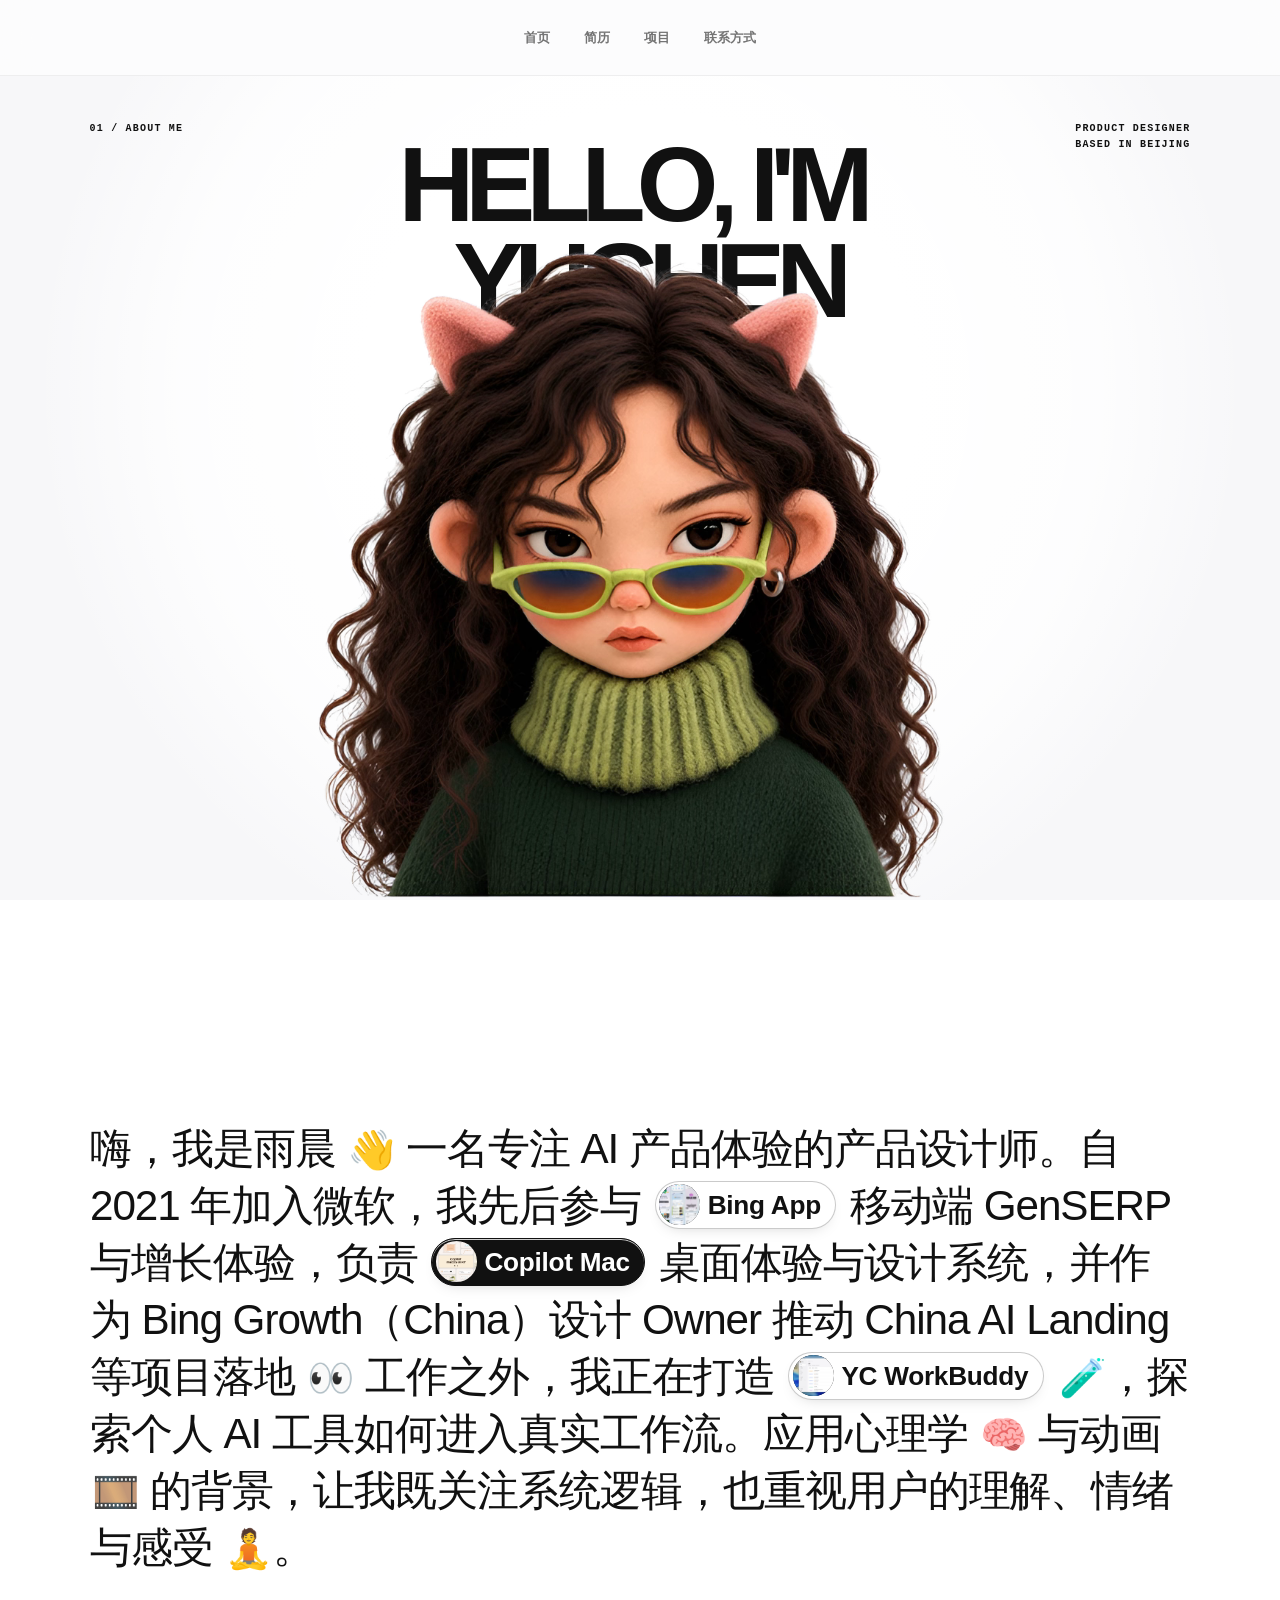
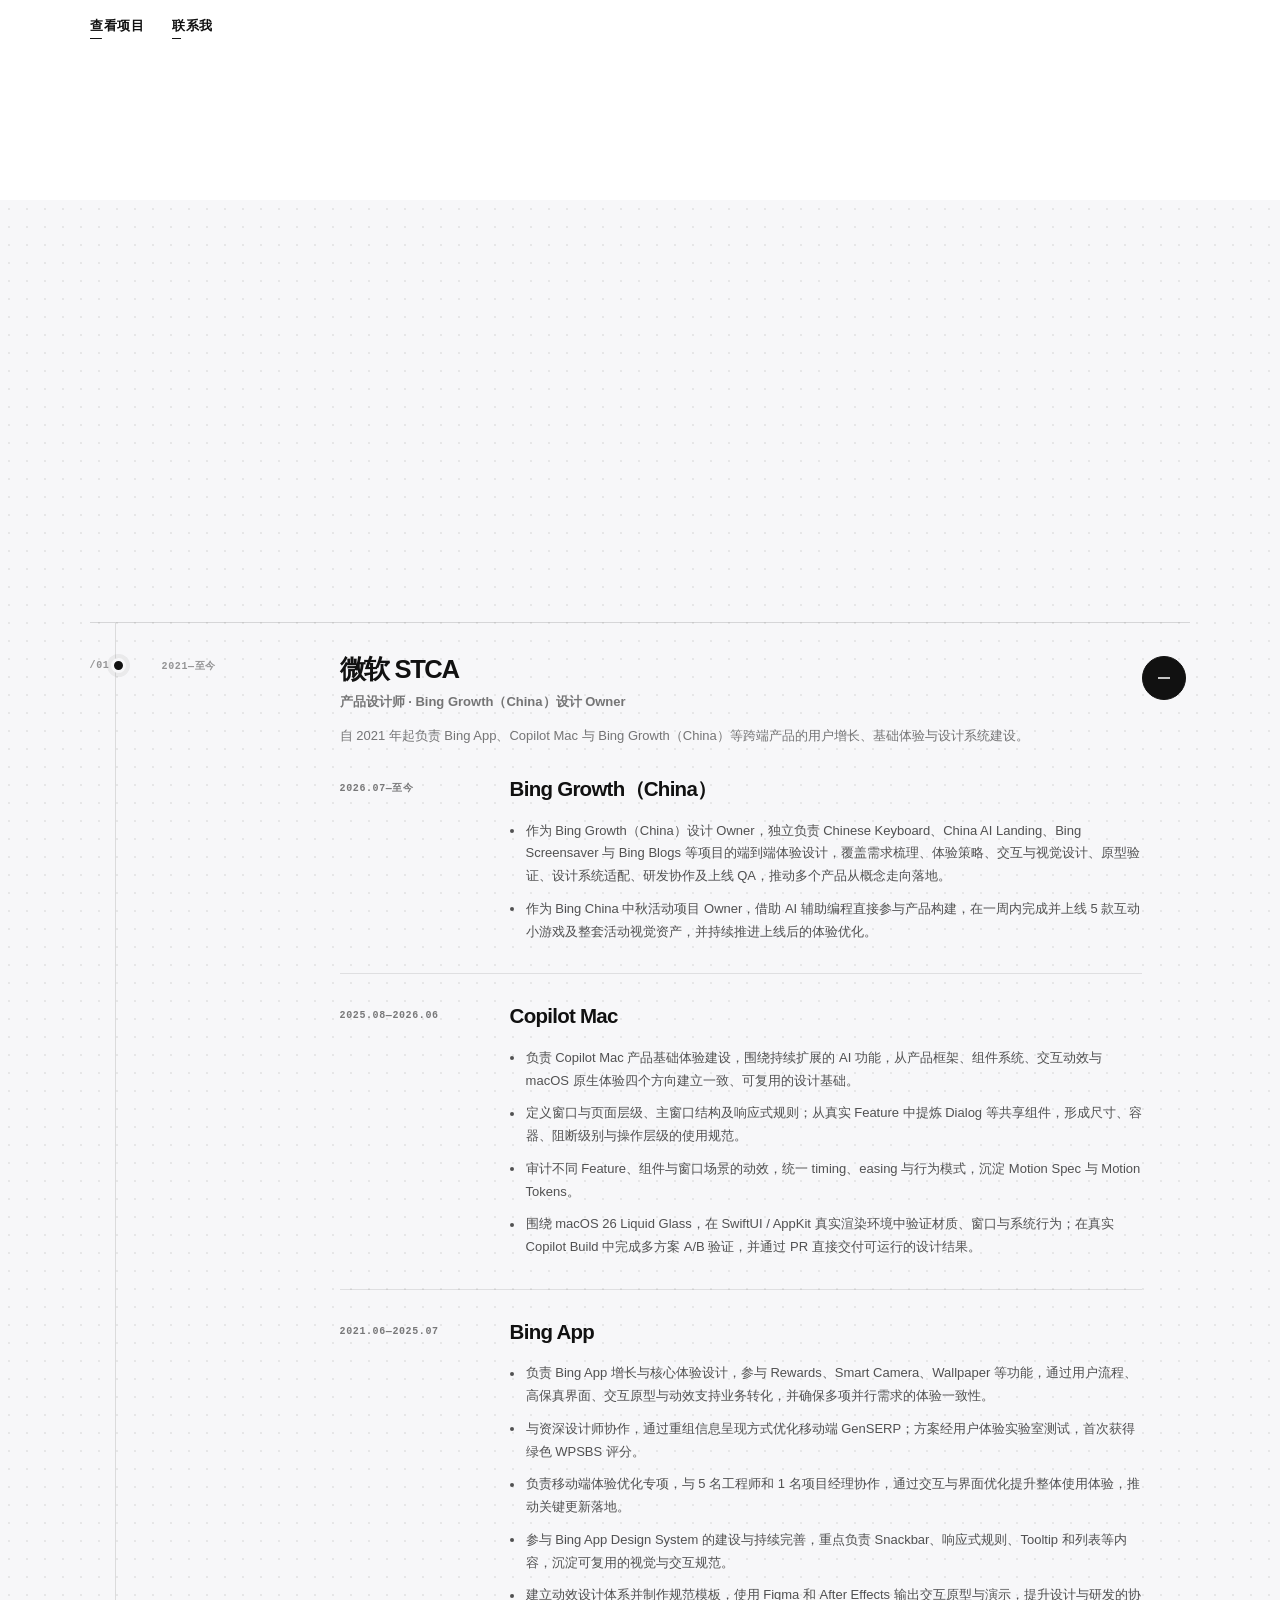
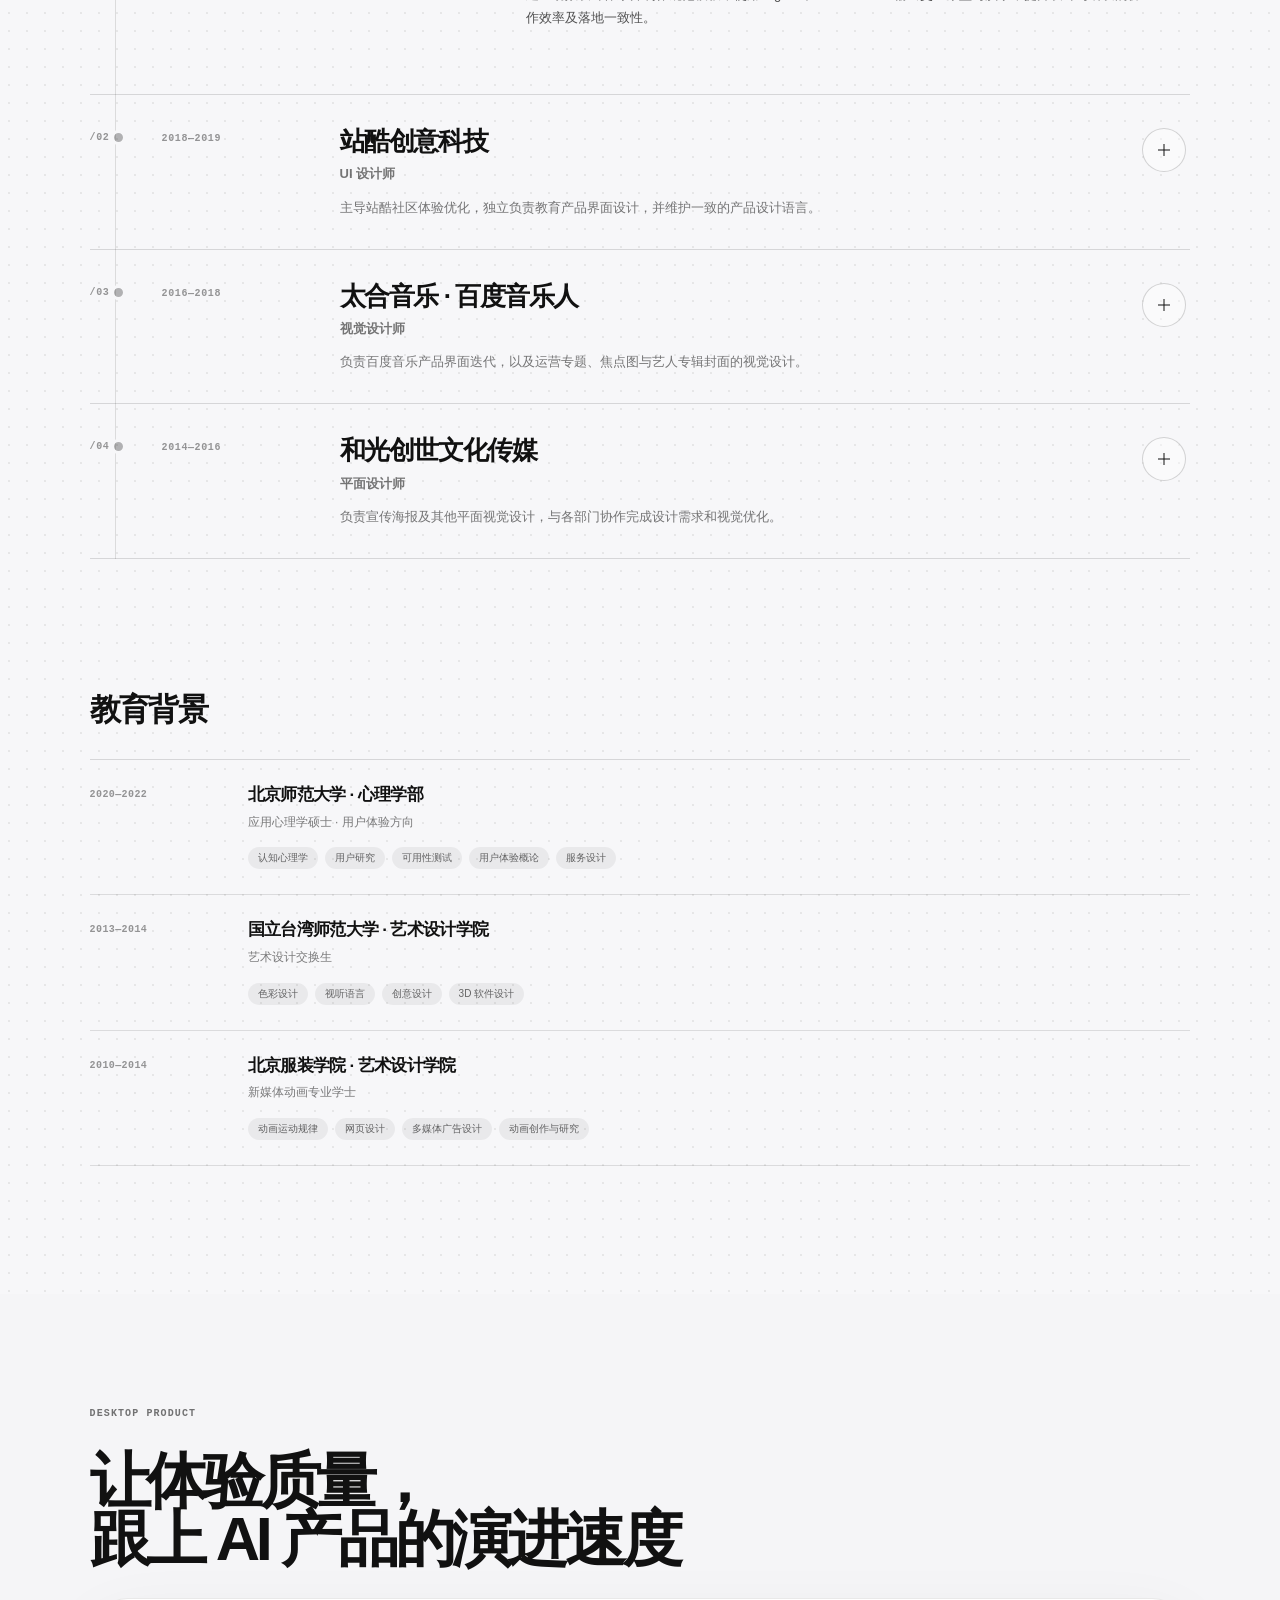
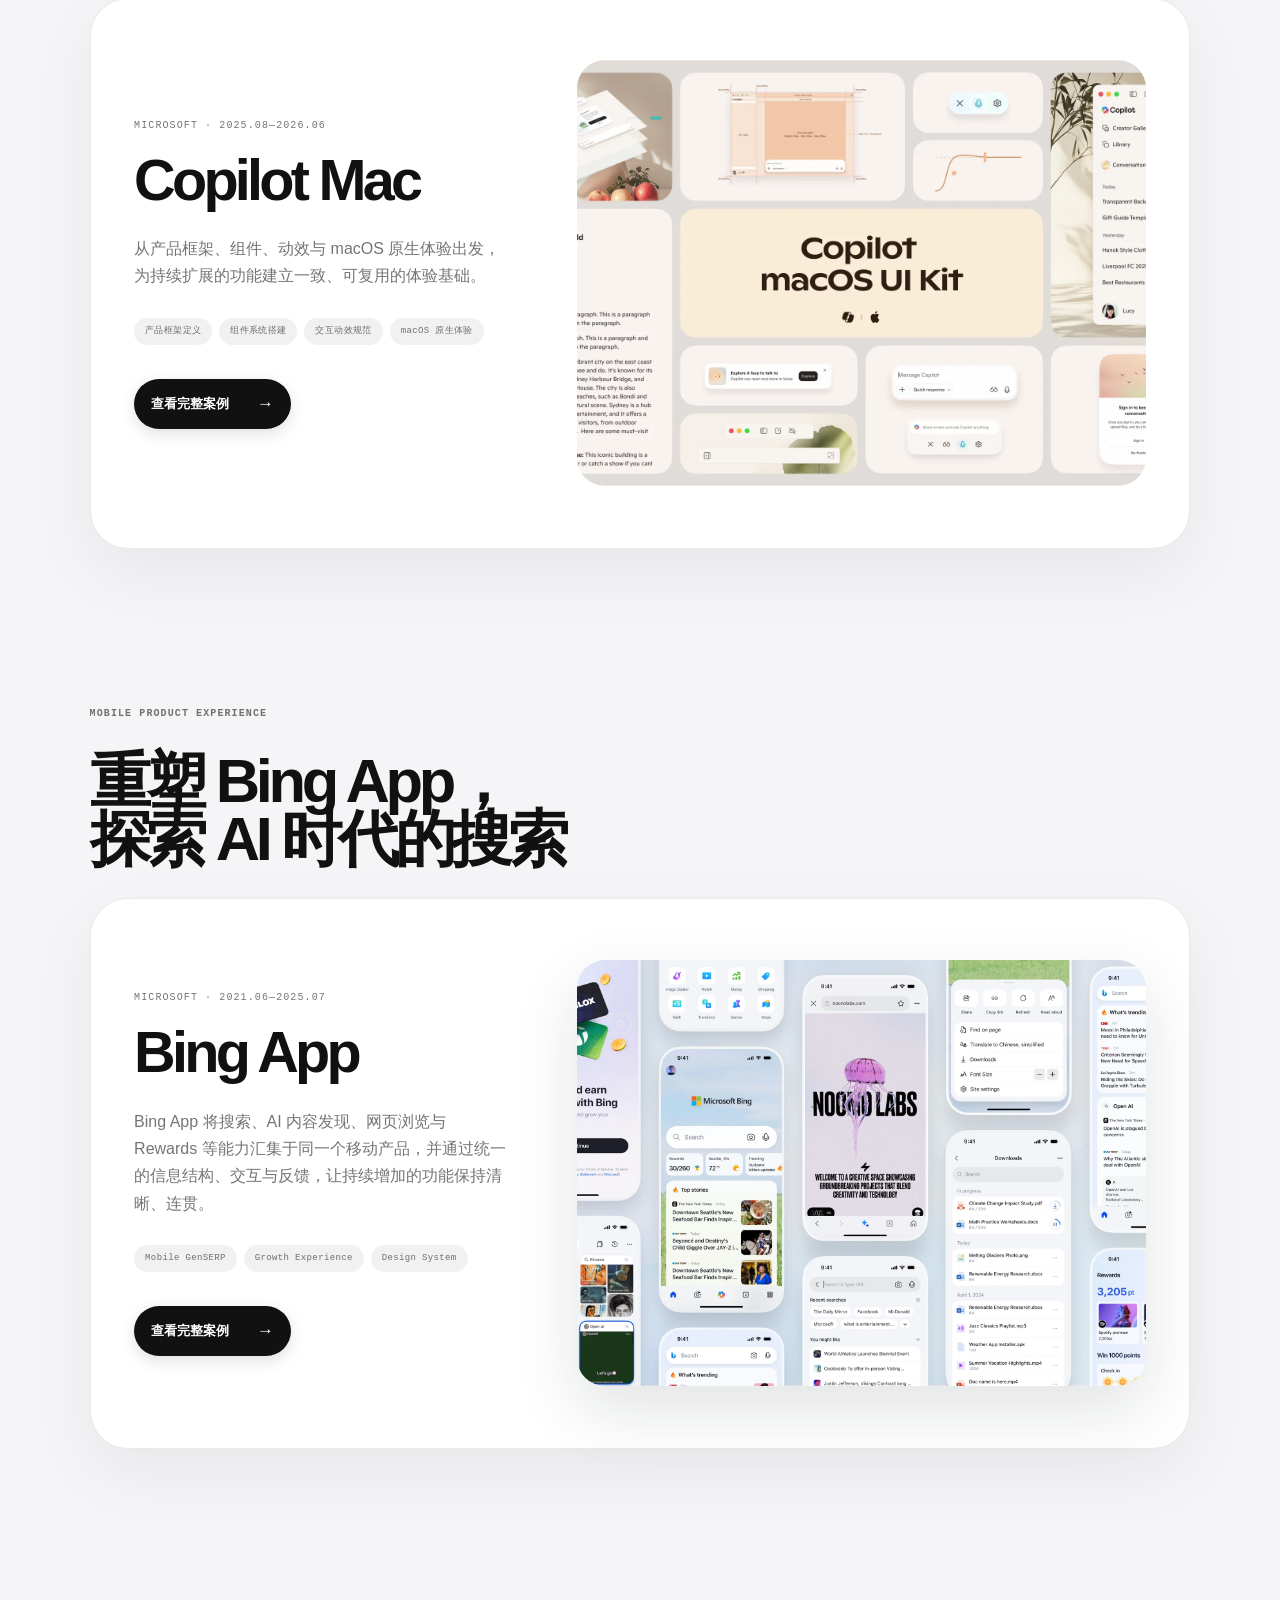
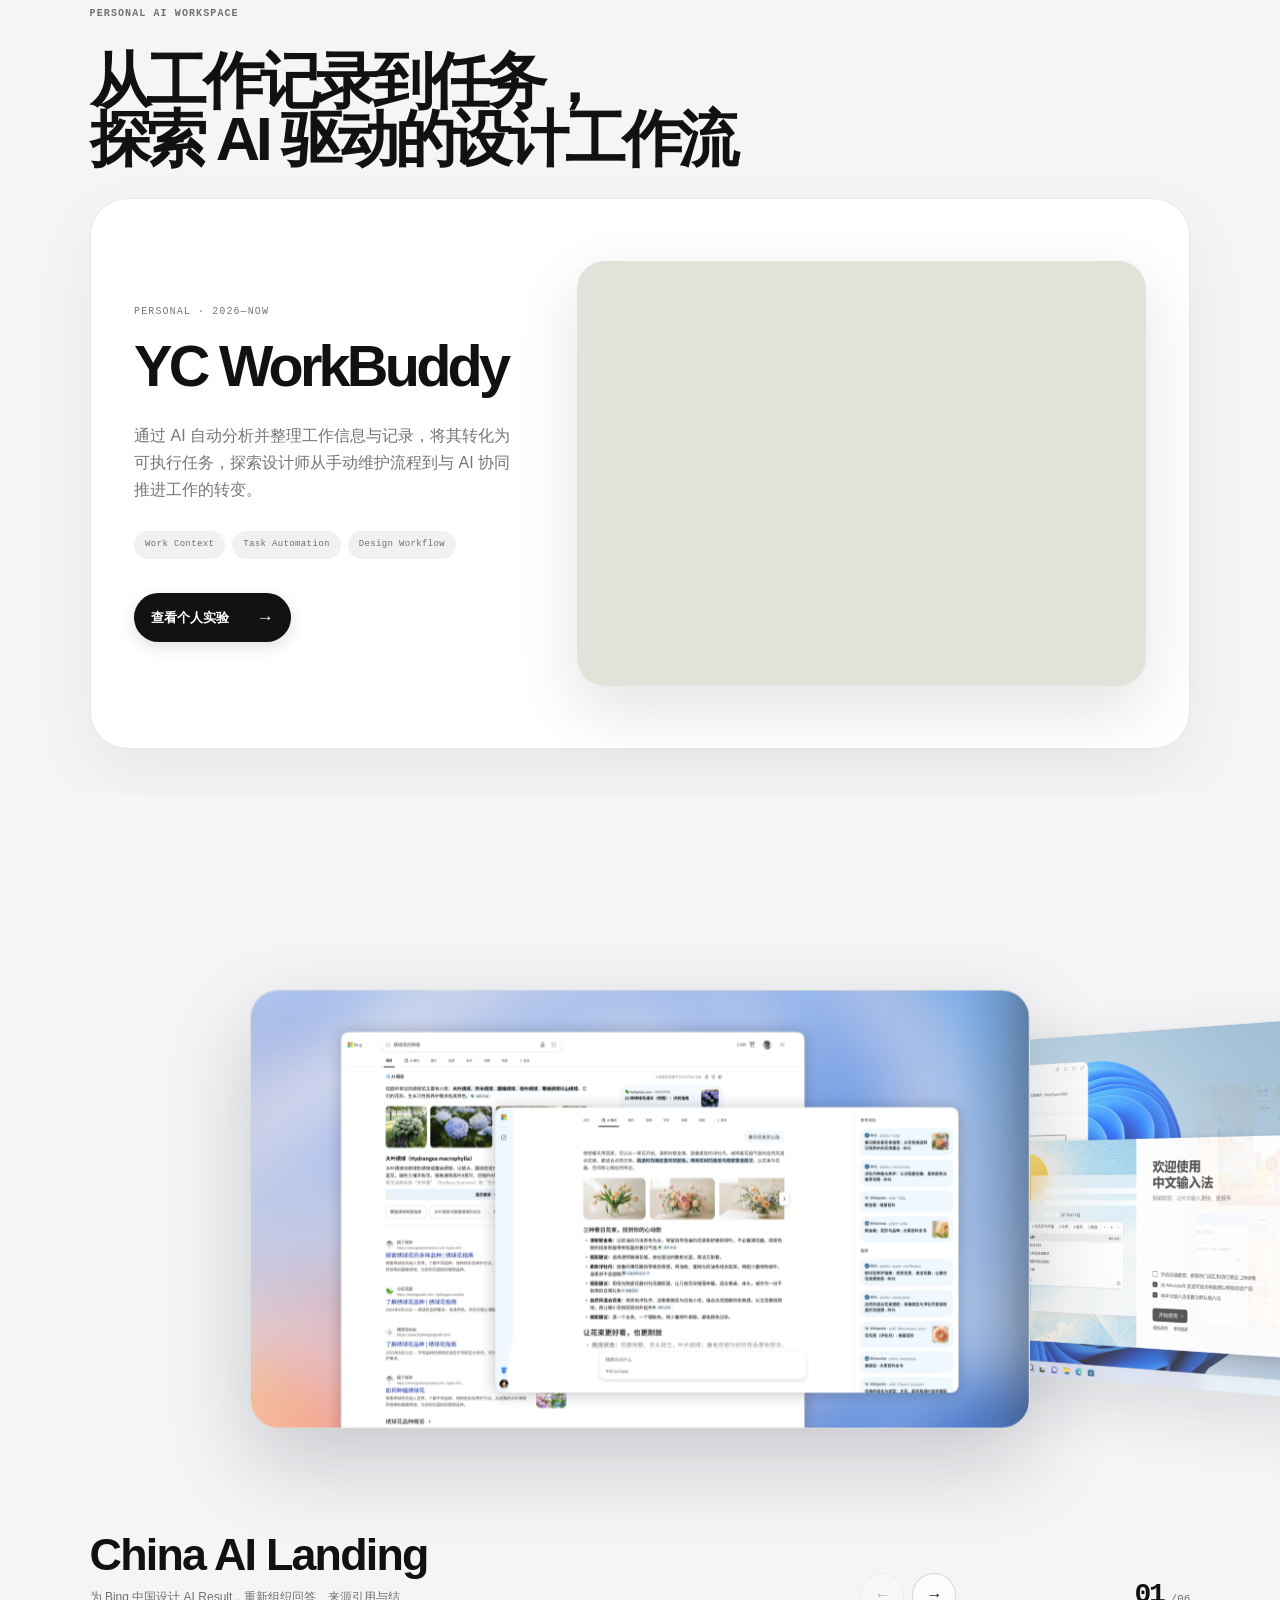
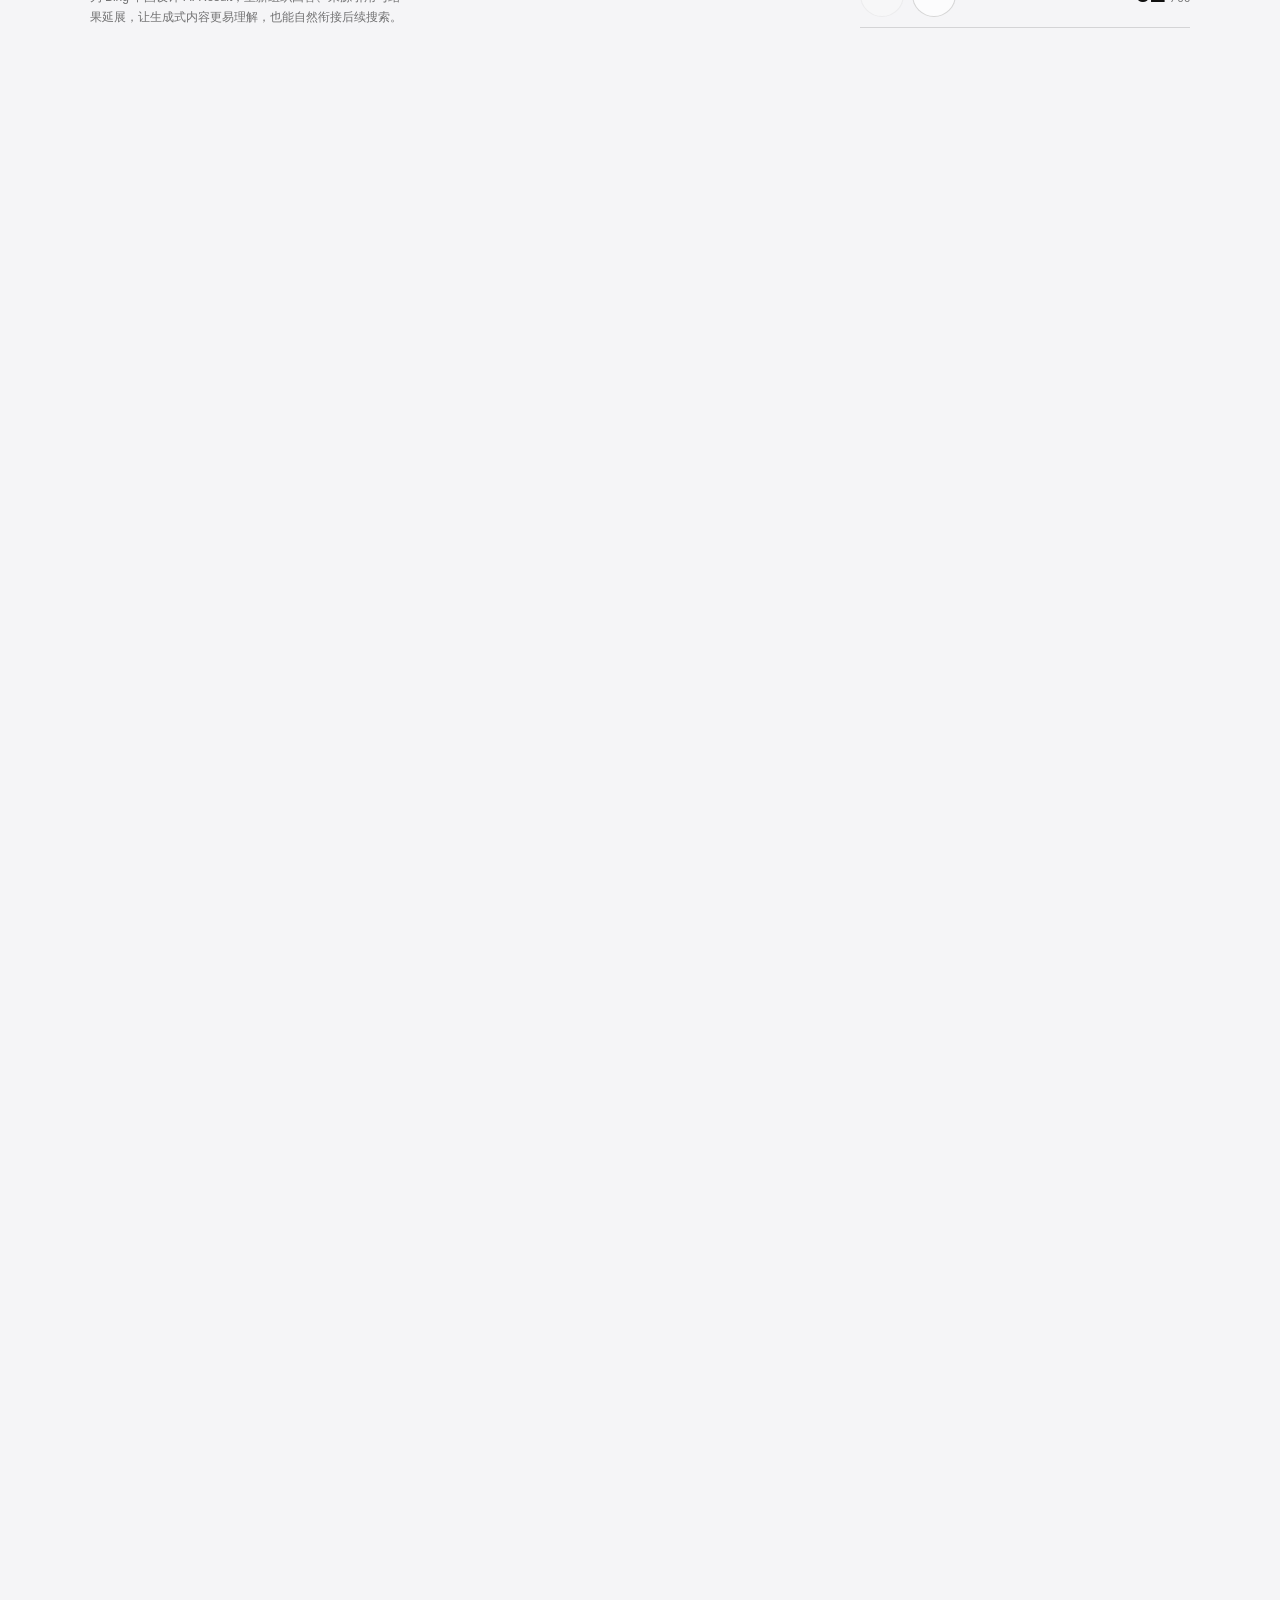
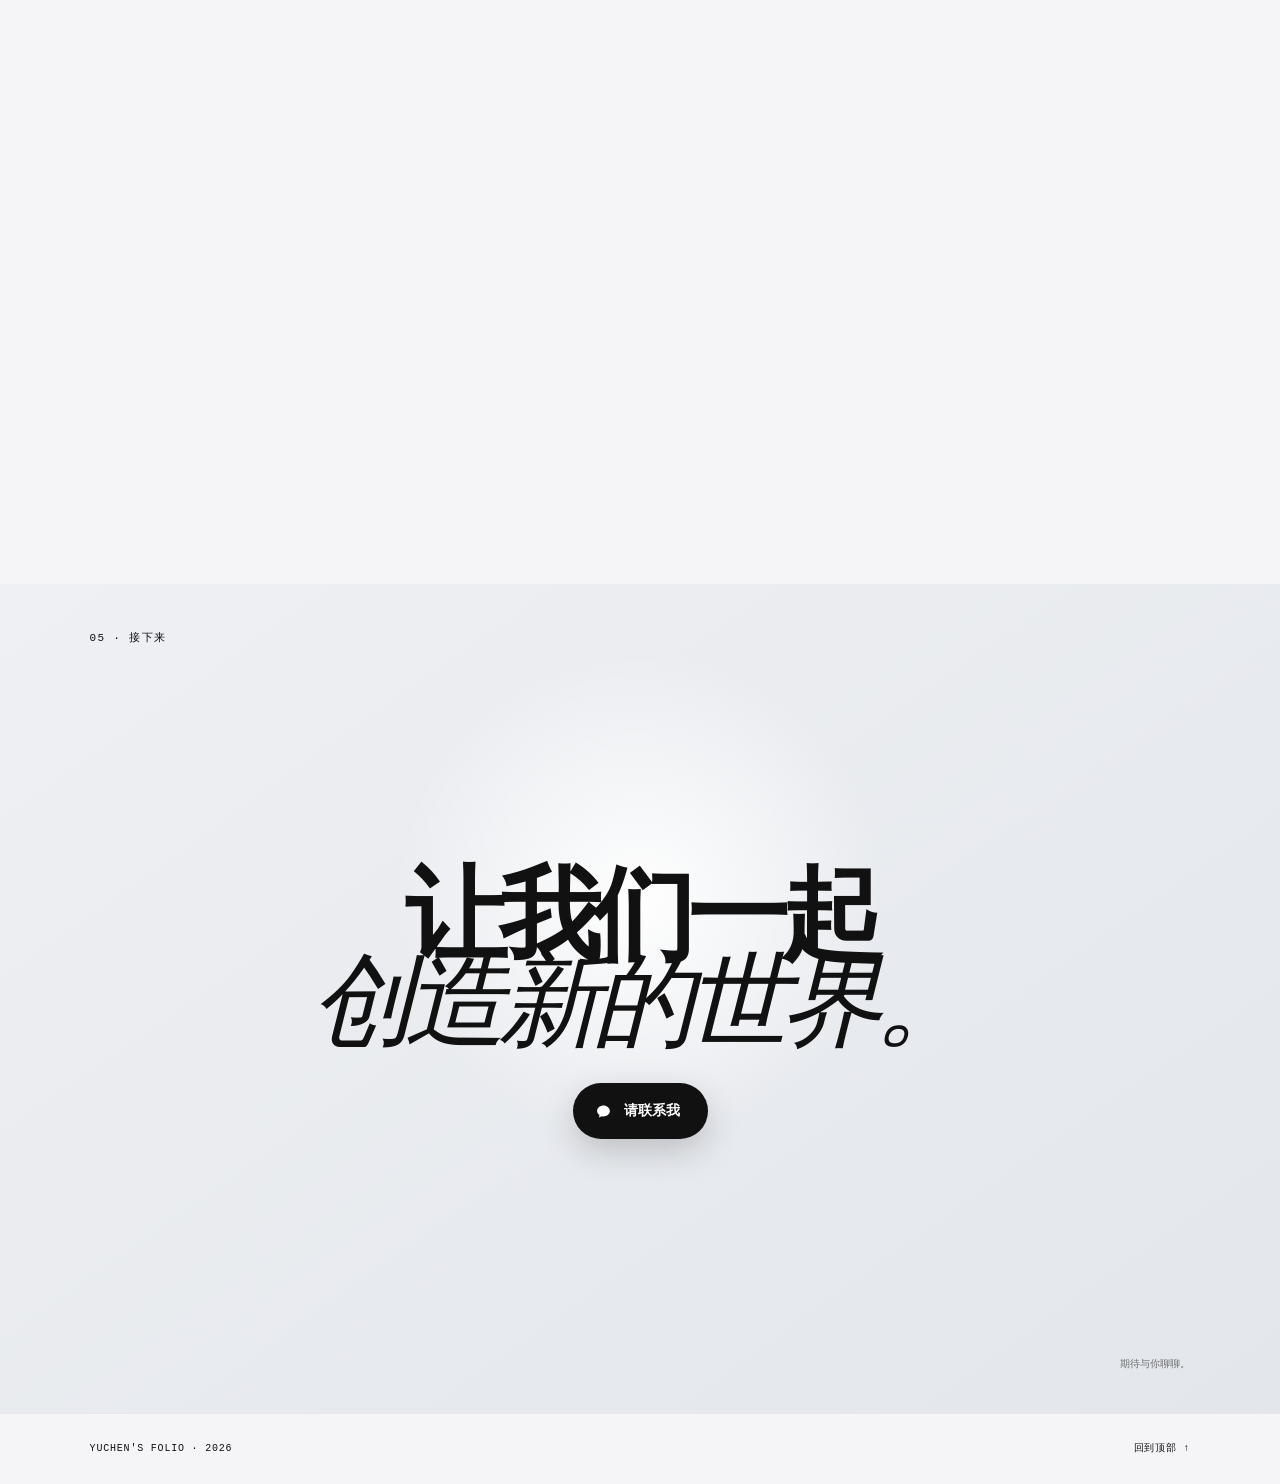
<file: index.html>
<!doctype html>
<html lang="zh-CN">
  <head>
    <meta charset="UTF-8" />
    <meta name="viewport" content="width=device-width, initial-scale=1.0" />
    <meta
      name="description"
      content="井雨晨的产品设计作品集：AI 智能体、跨端体验、动效系统与工程落地。"
    />
    <title>井雨晨｜产品设计作品集</title>
    <link rel="preload" as="image" type="image/png" href="./assets/portrait-head-front.png" fetchpriority="high" />
    <link rel="stylesheet" href="./styles.css?v=contact-qr-3d-2" />
  </head>
  <body>
    <a class="skip-link" href="#work">跳到项目</a>

    <div class="collab-cursor" aria-hidden="true" data-highlight-cursor>
      <svg viewBox="0 0 24 24" width="22" height="22" focusable="false">
        <path d="M5.5 3.2 19 11.6l-6.1 1.3-3.2 5.6z" fill="currentColor" stroke="#fff" stroke-width="1.4" stroke-linejoin="round"></path>
      </svg>
      <span data-highlight-cursor-label>You</span>
    </div>

    <header class="site-header">
      <nav class="desktop-nav" aria-label="主导航">
        <a href="#top">首页</a>
        <a href="#resume">简历</a>
        <a href="#work">项目</a>
        <a href="#contact">联系方式</a>
      </nav>

      <div class="header-actions">
        <button class="menu-button" type="button" data-menu-toggle aria-expanded="false" aria-controls="mobile-menu">
          <span>菜单</span>
          <i aria-hidden="true"></i>
        </button>
      </div>

      <nav class="mobile-menu" id="mobile-menu" aria-label="移动端导航" hidden>
        <a href="#top">01 · 首页</a>
        <a href="#resume">02 · 简历</a>
        <a href="#work">03 · 项目</a>
        <a href="#contact">04 · 联系方式</a>
      </nav>
    </header>

    <main id="top">
      <section class="hero portrait-hero" id="about" aria-labelledby="hero-title" data-portrait-hero data-scroll-screen>
        <div class="portrait-hero-meta" aria-label="个人信息">
          <p><b>01</b> / ABOUT ME</p>
          <p>PRODUCT DESIGNER<br />BASED IN BEIJING</p>
        </div>

        <h1 class="portrait-hero-title" id="hero-title" aria-label="Hello, I'm Yuchen">
          <span>HELLO, I'M</span>
          <strong>YUCHEN</strong>
        </h1>

        <div
          class="portrait-stage"
          role="img"
          aria-label="雨晨的个人形象，会随着鼠标看向不同方向"
          data-portrait-stage
        >
          <img
            class="portrait-fallback"
            src="./assets/portrait-head-front.png"
            alt=""
            width="1080"
            height="1080"
            fetchpriority="high"
            aria-hidden="true"
          />
          <video
            class="portrait-video"
            muted
            playsinline
            preload="auto"
            data-src="./assets/head-turn-alpha-1080.webm"
            aria-hidden="true"
            data-portrait-video
          ></video>
        </div>

      </section>

      <section class="statement" id="statement" aria-label="个人陈述" data-scroll-screen>
        <div class="statement-inner">
          <p class="statement-copy reveal">
            嗨，我是雨晨 <span class="statement-emoji" aria-hidden="true">👋</span> 一名专注 AI 产品体验的产品设计师。自 2021 年加入微软，我先后参与
            <a class="profile-pill" href="#project-motion" data-cursor-label="查看项目" style="--profile-preview: url('./assets/bing-app-cover.webp'); --profile-icon-position: 16% center">
              <img class="profile-icon" src="./assets/bing-app-cover.webp" alt="" width="480" height="300" loading="lazy" />Bing App
            </a>
            移动端 GenSERP 与增长体验，负责
            <a class="profile-pill profile-pill-dark" href="#project-copilot" data-cursor-label="查看项目" style="--profile-preview: url('./assets/copilot-mac-design-system-poster.webp'); --profile-icon-position: center">
              <img class="profile-icon" src="./assets/copilot-mac-design-system-poster.webp" alt="" width="480" height="270" loading="lazy" />Copilot Mac
            </a>
            桌面体验与设计系统，并作为 Bing Growth（China）设计 Owner 推动 China AI Landing 等项目落地 <span class="statement-emoji" aria-hidden="true">👀</span> 工作之外，我正在打造
            <a class="profile-pill" href="#project-lab" data-cursor-label="查看项目" style="--profile-preview: url('./assets/yc-dashboard-home.webp'); --profile-icon-position: 11% center">
              <img class="profile-icon" src="./assets/yc-dashboard-home.webp" alt="" width="480" height="300" loading="lazy" />YC WorkBuddy
            </a>
            <span class="statement-emoji" aria-hidden="true">🧪</span>，探索个人 AI 工具如何进入真实工作流。应用心理学 <span class="statement-emoji" aria-hidden="true">🧠</span> 与动画 <span class="statement-emoji" aria-hidden="true">🎞️</span> 的背景，让我既关注系统逻辑，也重视用户的理解、情绪与感受 <span class="statement-emoji" aria-hidden="true">🧘</span>。
          </p>
          <nav class="statement-actions reveal" aria-label="个人陈述快捷入口">
            <a href="#work" data-cursor-label="前往项目">查看项目</a>
            <a href="#contact" data-cursor-label="前往联系">联系我</a>
          </nav>
        </div>
      </section>

      <section class="career-screen" id="resume" aria-labelledby="career-title" data-scroll-screen data-scroll-long>
        <div class="resume-shell">
          <header class="resume-hero reveal">
            <div class="resume-heading">
              <h2 id="career-title">工作经历</h2>
              <p class="resume-period">2014 - NOW</p>
              <p class="resume-caption">PROFESSIONAL JOURNEY</p>
            </div>
          </header>

          <ol class="experience-list reveal" aria-label="工作经历列表">
            <li class="experience-item is-open">
              <div class="experience-row">
                <span class="experience-index" aria-hidden="true">/01</span>
                <time class="experience-date" datetime="2021">2021—至今</time>
                <div class="experience-copy">
                  <h3>微软 STCA</h3>
                  <p class="experience-role">产品设计师 · Bing Growth（China）设计 Owner</p>
                  <p class="experience-summary">自 2021 年起负责 Bing App、Copilot Mac 与 Bing Growth（China）等跨端产品的用户增长、基础体验与设计系统建设。</p>
                </div>
                <button class="experience-toggle" type="button" aria-expanded="true" aria-controls="experience-microsoft">
                  <span class="visually-hidden">收起微软 STCA 详细经历</span>
                  <span class="experience-toggle-symbol" aria-hidden="true"></span>
                </button>
              </div>
              <div class="experience-panel" id="experience-microsoft">
                <div class="experience-panel-inner experience-panel-inner--timeline">
                  <div class="microsoft-projects" aria-label="微软项目时间线">
                    <article class="microsoft-project" aria-labelledby="microsoft-project-growth">
                      <time class="microsoft-project-time" datetime="2026-07">2026.07—至今</time>
                      <div class="microsoft-project-copy">
                        <h4 id="microsoft-project-growth">Bing Growth（China）</h4>
                        <ul class="microsoft-project-points">
                          <li>作为 Bing Growth（China）设计 Owner，独立负责 Chinese Keyboard、China AI Landing、Bing Screensaver 与 Bing Blogs 等项目的端到端体验设计，覆盖需求梳理、体验策略、交互与视觉设计、原型验证、设计系统适配、研发协作及上线 QA，推动多个产品从概念走向落地。</li>
                          <li>作为 Bing China 中秋活动项目 Owner，借助 AI 辅助编程直接参与产品构建，在一周内完成并上线 5 款互动小游戏及整套活动视觉资产，并持续推进上线后的体验优化。</li>
                        </ul>
                      </div>
                    </article>

                    <article class="microsoft-project" aria-labelledby="microsoft-project-copilot">
                      <time class="microsoft-project-time" datetime="2025-08">2025.08—2026.06</time>
                      <div class="microsoft-project-copy">
                        <h4 id="microsoft-project-copilot">Copilot Mac</h4>
                        <ul class="microsoft-project-points">
                          <li>负责 Copilot Mac 产品基础体验建设，围绕持续扩展的 AI 功能，从产品框架、组件系统、交互动效与 macOS 原生体验四个方向建立一致、可复用的设计基础。</li>
                          <li>定义窗口与页面层级、主窗口结构及响应式规则；从真实 Feature 中提炼 Dialog 等共享组件，形成尺寸、容器、阻断级别与操作层级的使用规范。</li>
                          <li>审计不同 Feature、组件与窗口场景的动效，统一 timing、easing 与行为模式，沉淀 Motion Spec 与 Motion Tokens。</li>
                          <li>围绕 macOS 26 Liquid Glass，在 SwiftUI / AppKit 真实渲染环境中验证材质、窗口与系统行为；在真实 Copilot Build 中完成多方案 A/B 验证，并通过 PR 直接交付可运行的设计结果。</li>
                        </ul>
                      </div>
                    </article>

                    <article class="microsoft-project" aria-labelledby="microsoft-project-bing-app">
                      <time class="microsoft-project-time" datetime="2021-06">2021.06—2025.07</time>
                      <div class="microsoft-project-copy">
                        <h4 id="microsoft-project-bing-app">Bing App</h4>
                        <ul class="microsoft-project-points">
                          <li>负责 Bing App 增长与核心体验设计，参与 Rewards、Smart Camera、Wallpaper 等功能，通过用户流程、高保真界面、交互原型与动效支持业务转化，并确保多项并行需求的体验一致性。</li>
                          <li>与资深设计师协作，通过重组信息呈现方式优化移动端 GenSERP；方案经用户体验实验室测试，首次获得绿色 WPSBS 评分。</li>
                          <li>负责移动端体验优化专项，与 5 名工程师和 1 名项目经理协作，通过交互与界面优化提升整体使用体验，推动关键更新落地。</li>
                          <li>参与 Bing App Design System 的建设与持续完善，重点负责 Snackbar、响应式规则、Tooltip 和列表等内容，沉淀可复用的视觉与交互规范。</li>
                          <li>建立动效设计体系并制作规范模板，使用 Figma 和 After Effects 输出交互原型与演示，提升设计与研发的协作效率及落地一致性。</li>
                        </ul>
                      </div>
                    </article>
                  </div>
                </div>
              </div>
            </li>

            <li class="experience-item">
              <div class="experience-row">
                <span class="experience-index" aria-hidden="true">/02</span>
                <time class="experience-date" datetime="2018">2018—2019</time>
                <div class="experience-copy">
                  <h3>站酷创意科技</h3>
                  <p class="experience-role">UI 设计师</p>
                  <p class="experience-summary">主导站酷社区体验优化，独立负责教育产品界面设计，并维护一致的产品设计语言。</p>
                </div>
                <button class="experience-toggle" type="button" aria-expanded="false" aria-controls="experience-zcool">
                  <span class="visually-hidden">展开站酷创意科技详细经历</span>
                  <span class="experience-toggle-symbol" aria-hidden="true"></span>
                </button>
              </div>
              <div class="experience-panel" id="experience-zcool" inert>
                <div class="experience-panel-inner">
                  <div class="experience-overview">
                    <p class="experience-label">工作内容</p>
                    <p>推动站酷社区产品的用户体验优化和上线，独立完成教育产品的界面设计与可用性改进，并参与设计系统维护。</p>
                    <ul class="experience-tags" aria-label="站酷经历关键词">
                      <li>社区产品</li>
                      <li>教育产品</li>
                      <li>可用性优化</li>
                      <li>设计系统</li>
                    </ul>
                  </div>
                  <div class="experience-duties">
                    <p class="experience-label">主要项目</p>
                    <ol>
                      <li>站酷高高手从 0 到 1</li>
                      <li>海洛音乐落地页设计</li>
                    </ol>
                  </div>
                </div>
              </div>
            </li>

            <li class="experience-item">
              <div class="experience-row">
                <span class="experience-index" aria-hidden="true">/03</span>
                <time class="experience-date" datetime="2016">2016—2018</time>
                <div class="experience-copy">
                  <h3>太合音乐 · 百度音乐人</h3>
                  <p class="experience-role">视觉设计师</p>
                  <p class="experience-summary">负责百度音乐产品界面迭代，以及运营专题、焦点图与艺人专辑封面的视觉设计。</p>
                </div>
                <button class="experience-toggle" type="button" aria-expanded="false" aria-controls="experience-taihe">
                  <span class="visually-hidden">展开太合音乐详细经历</span>
                  <span class="experience-toggle-symbol" aria-hidden="true"></span>
                </button>
              </div>
              <div class="experience-panel" id="experience-taihe" inert>
                <div class="experience-panel-inner">
                  <div class="experience-overview">
                    <p class="experience-label">工作内容</p>
                    <p>持续迭代百度音乐 Web 与 App 界面，支持运营专题和焦点图设计，并与市场同事对接艺人专辑需求。</p>
                    <ul class="experience-tags" aria-label="太合音乐经历关键词">
                      <li>产品界面</li>
                      <li>运营设计</li>
                      <li>专辑视觉</li>
                      <li>跨团队协作</li>
                    </ul>
                  </div>
                  <div class="experience-duties">
                    <p class="experience-label">主要项目</p>
                    <ol>
                      <li>百度音乐 Web / App 界面改版</li>
                      <li>运营专题活动页与焦点图</li>
                      <li>艺人专辑封面设计</li>
                    </ol>
                  </div>
                </div>
              </div>
            </li>

            <li class="experience-item">
              <div class="experience-row">
                <span class="experience-index" aria-hidden="true">/04</span>
                <time class="experience-date" datetime="2014">2014—2016</time>
                <div class="experience-copy">
                  <h3>和光创世文化传媒</h3>
                  <p class="experience-role">平面设计师</p>
                  <p class="experience-summary">负责宣传海报及其他平面视觉设计，与各部门协作完成设计需求和视觉优化。</p>
                </div>
                <button class="experience-toggle" type="button" aria-expanded="false" aria-controls="experience-heguang">
                  <span class="visually-hidden">展开和光创世详细经历</span>
                  <span class="experience-toggle-symbol" aria-hidden="true"></span>
                </button>
              </div>
              <div class="experience-panel" id="experience-heguang" inert>
                <div class="experience-panel-inner">
                  <div class="experience-overview">
                    <p class="experience-label">工作内容</p>
                    <p>以海报和品牌传播物料为主要载体，响应跨部门设计需求并完成视觉优化与交付。</p>
                    <ul class="experience-tags" aria-label="和光创世经历关键词">
                      <li>海报设计</li>
                      <li>品牌视觉</li>
                      <li>平面设计</li>
                    </ul>
                  </div>
                  <div class="experience-duties">
                    <p class="experience-label">工作职责</p>
                    <ol>
                      <li>宣传海报与平面视觉物料设计</li>
                      <li>跨部门沟通、设计交付与视觉优化</li>
                    </ol>
                  </div>
                </div>
              </div>
            </li>
          </ol>

          <section class="resume-background reveal" aria-labelledby="education-title">
            <div class="resume-education">
              <h3 id="education-title">教育背景</h3>
              <ol class="education-list">
                <li class="education-item">
                  <time datetime="2020">2020—2022</time>
                  <div>
                    <h4>北京师范大学 · 心理学部</h4>
                    <p>应用心理学硕士 · 用户体验方向</p>
                    <ul class="education-tags" aria-label="北京师范大学课程">
                      <li>认知心理学</li><li>用户研究</li><li>可用性测试</li><li>用户体验概论</li><li>服务设计</li>
                    </ul>
                  </div>
                </li>
                <li class="education-item">
                  <time datetime="2013">2013—2014</time>
                  <div>
                    <h4>国立台湾师范大学 · 艺术设计学院</h4>
                    <p>艺术设计交换生</p>
                    <ul class="education-tags" aria-label="国立台湾师范大学课程">
                      <li>色彩设计</li><li>视听语言</li><li>创意设计</li><li>3D 软件设计</li>
                    </ul>
                  </div>
                </li>
                <li class="education-item">
                  <time datetime="2010">2010—2014</time>
                  <div>
                    <h4>北京服装学院 · 艺术设计学院</h4>
                    <p>新媒体动画专业学士</p>
                    <ul class="education-tags" aria-label="北京服装学院课程">
                      <li>动画运动规律</li><li>网页设计</li><li>多媒体广告设计</li><li>动画创作与研究</li>
                    </ul>
                  </div>
                </li>
              </ol>
            </div>
          </section>
        </div>
      </section>

      <div class="project-progress" aria-live="polite" aria-label="当前项目 01 /03">
        <strong data-project-current>01</strong><span>/03</span>
      </div>

      <section class="work" id="work" aria-label="精选项目">
        <div class="project-stack">
          <section class="project-slide" data-project-slide="01" data-scroll-screen aria-labelledby="project-story-01">
          <header class="project-story reveal">
            <p>DESKTOP PRODUCT</p>
            <div>
              <h3 id="project-story-01">让体验质量，<br />跟上 AI 产品的演进速度</h3>
            </div>
          </header>
          <article class="project-card project-copilot" id="project-copilot" data-project="01">
            <div class="project-copy">
              <p class="project-type">MICROSOFT · 2025.08—2026.06</p>
              <h4>Copilot Mac</h4>
              <p class="project-summary">从产品框架、组件、动效与 macOS 原生体验出发，为持续扩展的功能建立一致、可复用的体验基础。</p>
              <ul class="project-tags" aria-label="项目关键词">
                <li>产品框架定义</li>
                <li>组件系统搭建</li>
                <li>交互动效规范</li>
                <li>macOS 原生体验</li>
              </ul>
              <a class="project-link" href="./copilot-mac.html">查看完整案例 <span>→</span></a>
            </div>
            <div class="project-visual project-visual-copilot" aria-label="Copilot Mac 产品界面">
              <video
                class="copilot-product-video"
                data-project-video
                muted
                playsinline
                preload="metadata"
                poster="./assets/copilot-mac-design-system-poster.webp"
                aria-label="Copilot Mac Design System 演示"
              >
                <source src="./assets/copilot-mac-design-system.mp4" type="video/mp4" />
              </video>
            </div>
          </article>
          </section>

          <section class="project-slide" data-project-slide="02" data-scroll-screen aria-labelledby="project-story-02">
          <header class="project-story reveal">
            <p>MOBILE PRODUCT EXPERIENCE</p>
            <div>
              <h3 id="project-story-02">重塑 Bing App，<br />探索 AI 时代的搜索</h3>
            </div>
          </header>
          <article class="project-card project-motion" id="project-motion" data-project="02">
            <div class="project-copy">
              <p class="project-type">MICROSOFT · 2021.06—2025.07</p>
              <h4>Bing App</h4>
              <p class="project-summary">Bing App 将搜索、AI 内容发现、网页浏览与 Rewards 等能力汇集于同一个移动产品，并通过统一的信息结构、交互与反馈，让持续增加的功能保持清晰、连贯。</p>
              <ul class="project-tags" aria-label="项目关键词">
                <li>Mobile GenSERP</li>
                <li>Growth Experience</li>
                <li>Design System</li>
              </ul>
              <a class="project-link" href="./bing-figma-embed.html">查看完整案例 <span>→</span></a>
            </div>
            <div class="project-visual project-visual-bing">
              <img class="bing-app-cover" src="./assets/bing-app-cover.webp" alt="Bing App 多个搜索、浏览、下载和奖励界面的产品视觉合集" />
            </div>
          </article>
          </section>

          <section class="project-slide" data-project-slide="03" data-scroll-screen aria-labelledby="project-story-03">
          <header class="project-story reveal">
            <p>PERSONAL AI WORKSPACE</p>
            <div>
              <h3 id="project-story-03">从工作记录到任务，<br />探索 AI 驱动的设计工作流</h3>
            </div>
          </header>
          <article class="project-card project-lab" id="project-lab" data-project="03">
            <div class="project-copy">
              <p class="project-type">PERSONAL · 2026—NOW</p>
              <h4>YC WorkBuddy</h4>
              <p class="project-summary">通过 AI 自动分析并整理工作信息与记录，将其转化为可执行任务，探索设计师从手动维护流程到与 AI 协同推进工作的转变。</p>
              <ul class="project-tags" aria-label="项目关键词">
                <li>Work Context</li>
                <li>Task Automation</li>
                <li>Design Workflow</li>
              </ul>
              <a class="project-link" href="./yc-dashboard.html">查看个人实验 <span>→</span></a>
            </div>
            <div class="project-visual project-visual-lab">
              <picture>
                <source media="(max-width: 720px)" srcset="./assets/yc-dashboard-home-1100.webp" type="image/webp" />
                <img class="yc-dashboard-cover" src="./assets/yc-dashboard-home.webp" width="2400" height="1551" alt="YC WorkBuddy 运行在 macOS 桌面中的首页，展示日程、任务与工作概览" loading="lazy" decoding="async" />
              </picture>
            </div>
          </article>
          </section>
        </div>
      </section>

      <section
        class="project-archive"
        id="more-work"
        data-coverflow
        data-scroll-screen
        data-scroll-long
        aria-label="更多项目"
      >
        <div class="coverflow-pin" data-coverflow-pin>
          <div
            class="coverflow-stage"
            data-coverflow-stage
            role="region"
            aria-roledescription="轮播"
            aria-label="其他项目切片"
            tabindex="0"
          >
            <div class="coverflow-track" data-coverflow-track>
              <article
                class="coverflow-card is-active"
                data-coverflow-card
                data-title="China AI Landing"
                data-meta="BING AI RESULT · SEARCH EXPERIENCE"
                data-description="为 Bing 中国设计 AI Result，重新组织回答、来源引用与结果延展，让生成式内容更易理解，也能自然衔接后续搜索。"
                role="group"
                aria-roledescription="切片"
                aria-label="1 / 6，China AI Landing"
                aria-current="true"
              >
                <img
                  class="archive-card-image"
                  src="./assets/china-ai-landing-cover.webp"
                  alt=""
                  width="3200"
                  height="1800"
                  loading="lazy"
                  decoding="async"
                />
              </article>

              <article
                class="coverflow-card"
                data-coverflow-card
                data-title="Chinese Keyboard"
                data-meta="WINDOWS PRODUCT · INPUT SYSTEM"
                data-description="把候选栏、设置、组件状态和无障碍规则接入可验证的 design-to-code 交付链路。"
                role="group"
                aria-roledescription="切片"
                aria-label="2 / 6，Chinese Keyboard"
              >
                <img
                  class="archive-card-image"
                  src="./assets/chinese-keyboard-cover.png"
                  alt=""
                  width="1920"
                  height="1080"
                  loading="lazy"
                  decoding="async"
                />
              </article>

              <article
                class="coverflow-card"
                data-coverflow-card
                data-title="Mid-autumn Event"
                data-meta="RAPID BUILD · PROJECT OWNER"
                data-description="作为项目 Owner，借助 AI 辅助编程，在一周内完成并上线 5 款互动小游戏及整套活动视觉。"
                role="group"
                aria-roledescription="切片"
                aria-label="3 / 6，Mid-autumn Event"
              >
                <img
                  class="archive-card-image"
                  src="./assets/mid-autumn-event-cover.webp"
                  alt=""
                  width="3840"
                  height="2240"
                  loading="lazy"
                  decoding="async"
                />
              </article>

              <article
                class="coverflow-card"
                data-coverflow-card
                data-title="Bing growth - Ultimate Giveaway Sweepstakes"
                data-meta="BING GROWTH · REWARDS CAMPAIGN"
                data-description="围绕 Microsoft Rewards 抽奖活动，设计从任务获取、即时开奖到中奖反馈的完整移动端体验；活动验证了 Rewards 驱动移动增长的潜力，日均带来约 4.4K 次归因 Bing App 安装。"
                role="group"
                aria-roledescription="切片"
                aria-label="4 / 6，Bing growth - Ultimate Giveaway Sweepstakes"
              >
                <img
                  class="archive-card-image"
                  src="./assets/ultimate-giveaway-cover.webp"
                  alt=""
                  width="1920"
                  height="1080"
                  loading="lazy"
                  decoding="async"
                />
              </article>

              <article
                class="coverflow-card"
                data-coverflow-card
                data-title="Pride Lanyard Design"
                data-meta="MICROSOFT PRIDE · VISUAL DESIGN"
                data-description="Pride Month 期间设计两款主题挂绳；其中一款在 16 个参选方案中获得最高票，并最终投入实体生产。"
                role="group"
                aria-roledescription="切片"
                aria-label="5 / 6，Pride Lanyard Design"
              >
                <img
                  class="archive-card-image"
                  src="./assets/pride-lanyard-cover.webp"
                  alt=""
                  width="1920"
                  height="1080"
                  loading="lazy"
                  decoding="async"
                />
              </article>

              <article
                class="coverflow-card"
                data-coverflow-card
                data-title="Hackathon"
                data-meta="AI USER RESEARCH · HACKATHON WINNER"
                data-description="2023 Hackathon 中，团队在一周内设计 AI 用户研究插件，帮助 PM 与设计师推进研究；项目从超过 15,000 个参赛作品中脱颖而出，获得 Other 类 Executive Challenge 第一名。"
                role="group"
                aria-roledescription="切片"
                aria-label="6 / 6，Hackathon"
              >
                <img
                  class="archive-card-image"
                  src="./assets/hackathon-cover.webp"
                  alt=""
                  width="1920"
                  height="1080"
                  loading="lazy"
                  decoding="async"
                />
              </article>
            </div>
          </div>

          <div class="coverflow-footer">
            <div class="coverflow-copy" aria-live="polite" aria-atomic="true">
              <h3 data-coverflow-title>China AI Landing</h3>
              <p data-coverflow-description>为 Bing 中国设计 AI Result，重新组织回答、来源引用与结果延展，让生成式内容更易理解，也能自然衔接后续搜索。</p>
            </div>
            <div class="coverflow-status">
              <div class="coverflow-controls" aria-label="项目切片控制">
                <button type="button" data-coverflow-prev aria-label="上一个项目切片">←</button>
                <button type="button" data-coverflow-next aria-label="下一个项目切片">→</button>
              </div>
              <p><strong data-coverflow-current>01</strong><span>/06</span></p>
              <div class="coverflow-progress" aria-hidden="true"><i data-coverflow-progress></i></div>
            </div>
          </div>
        </div>
      </section>

      <div class="contact-screen" data-scroll-screen>
        <section class="contact" id="contact" aria-labelledby="contact-title">
          <p class="contact-index">05 · 接下来</p>
          <div class="contact-shell" data-contact-shell>
            <div class="contact-copy reveal">
              <h2 id="contact-title">让我们一起<br /><em>创造新的世界。</em></h2>
              <button
                class="contact-trigger"
                type="button"
                aria-expanded="false"
                aria-controls="contact-details"
                data-contact-toggle
                data-cursor-label="展开联系方式"
              >
                <svg class="contact-trigger-icon" viewBox="0 0 24 24" aria-hidden="true" focusable="false">
                  <path d="M12 3.5c-5 0-9 3.42-9 7.64 0 2.4 1.3 4.54 3.34 5.94l-.76 3.42 3.75-1.8c.85.22 1.74.34 2.67.34 5 0 9-3.42 9-7.64S17 3.5 12 3.5Z" />
                </svg>
                <span>请联系我</span>
              </button>
            </div>

            <div class="contact-details-panel" id="contact-details" aria-hidden="true" data-contact-details>
              <div class="contact-details-inner">
                <div class="contact-details">
                  <div class="contact-info-column">
                    <div class="contact-method contact-method-copy">
                      <span>邮箱</span>
                      <strong>yuchenjmm@163.com</strong>
                      <button
                        class="contact-copy-button"
                        type="button"
                        data-copy-button
                        data-copy-label="邮箱"
                        data-copy-value="yuchenjmm@163.com"
                        data-cursor-label="复制邮箱"
                        aria-label="复制邮箱地址"
                      >复制</button>
                    </div>
                    <div class="contact-method contact-method-copy">
                      <span>手机</span>
                      <strong>134 3638 2999</strong>
                      <button
                        class="contact-copy-button"
                        type="button"
                        data-copy-button
                        data-copy-label="手机号"
                        data-copy-value="13436382999"
                        data-cursor-label="复制手机号"
                        aria-label="复制手机号码"
                      >复制</button>
                    </div>
                  </div>
                  <div class="contact-qr-card" data-contact-qr-card>
                    <img src="./assets/wechat-contact-card.jpg" alt="雨晨的微信二维码名片" width="888" height="1131" loading="lazy" decoding="async" />
                  </div>
                </div>
                <p class="visually-hidden" aria-live="polite" aria-atomic="true" data-copy-status></p>
              </div>
            </div>
          </div>
          <p class="contact-note">期待与你聊聊。</p>
        </section>

        <footer>
          <span>YUCHEN'S FOLIO · 2026</span>
          <a href="#top">回到顶部 ↑</a>
        </footer>
      </div>
    </main>

    <dialog class="project-lightbox" data-project-lightbox aria-labelledby="project-lightbox-title">
      <div class="project-lightbox-shell">
        <h2 class="sr-only" id="project-lightbox-title" data-project-lightbox-title>项目大图</h2>
        <div class="project-lightbox-media" data-project-lightbox-media></div>
        <p class="project-lightbox-label" data-project-lightbox-label aria-hidden="true"></p>
        <button class="project-lightbox-close" type="button" data-project-lightbox-close aria-label="关闭项目大图">×</button>
      </div>
    </dialog>

    <script src="./vendor/gsap.min.js"></script>
    <script src="./vendor/ScrollTrigger.min.js"></script>
    <script src="./script.js?v=contact-qr-3d-2"></script>
  </body>
</html>
</file>
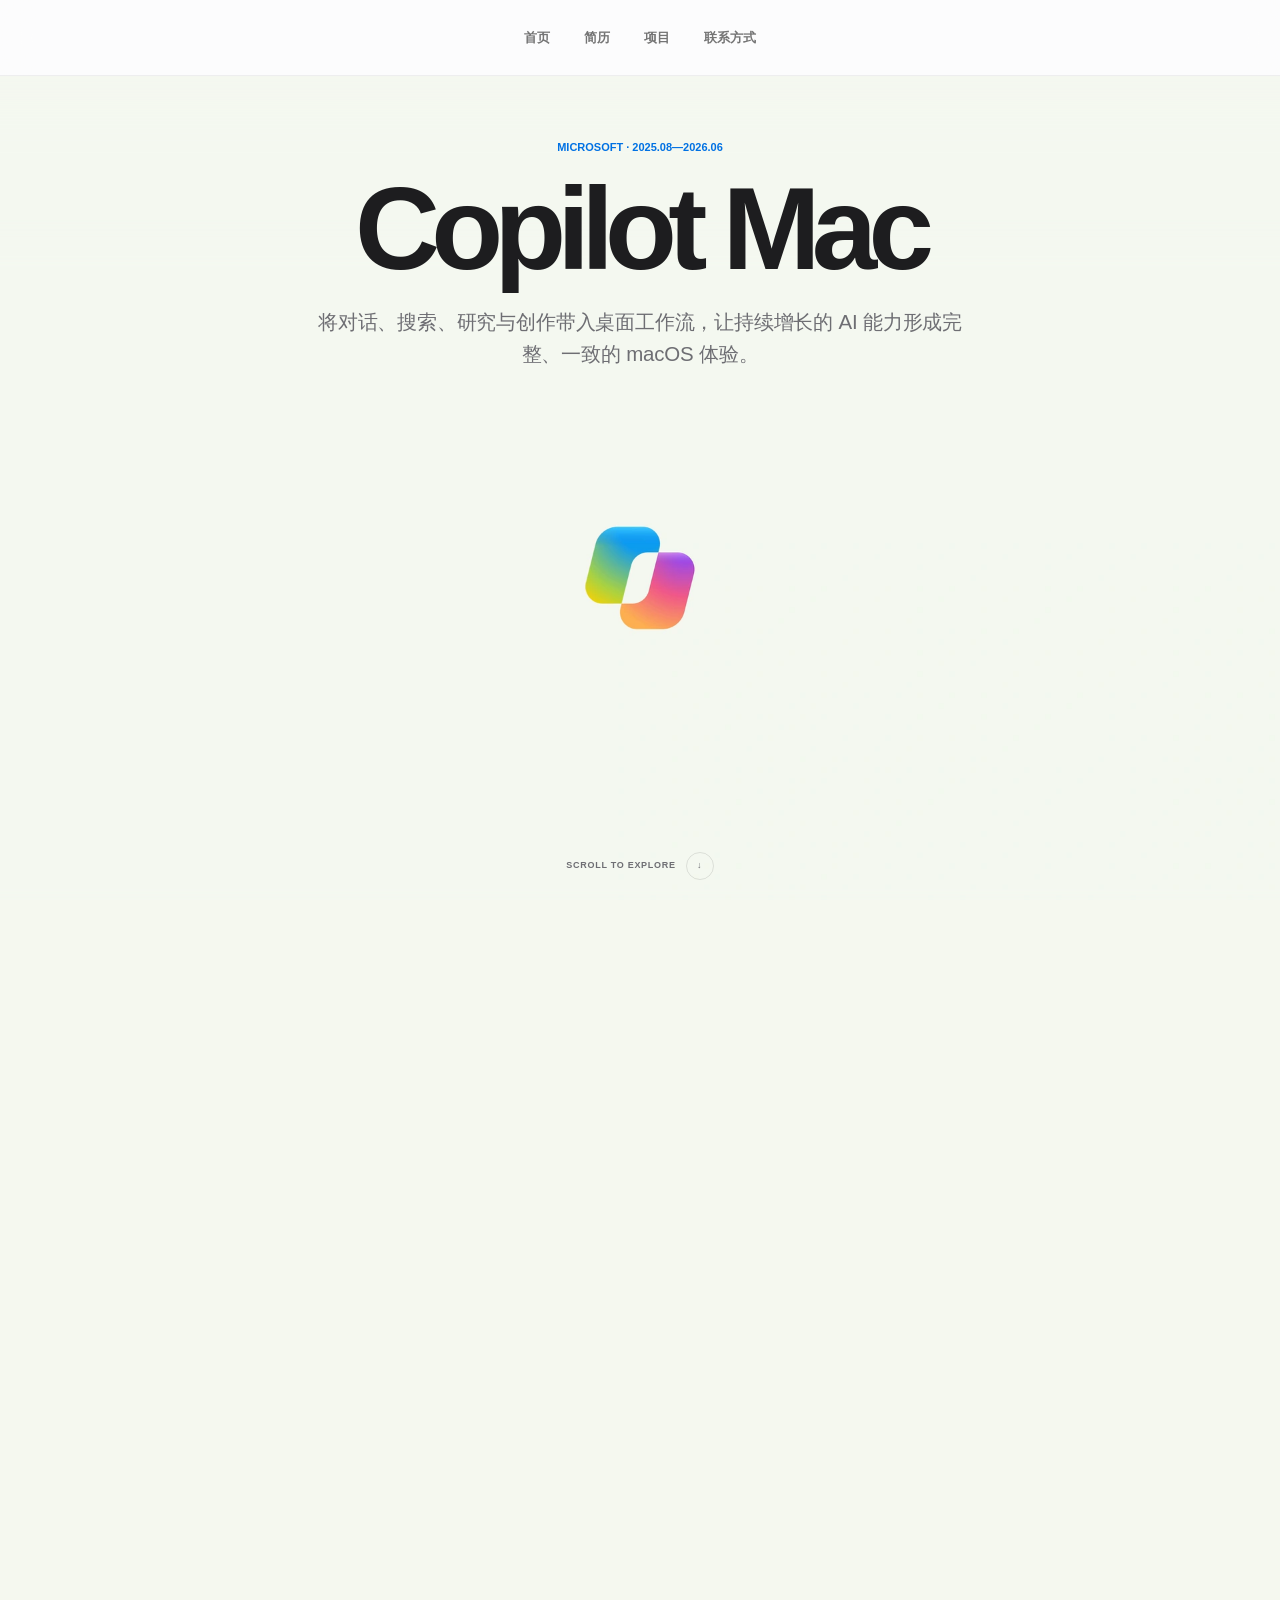
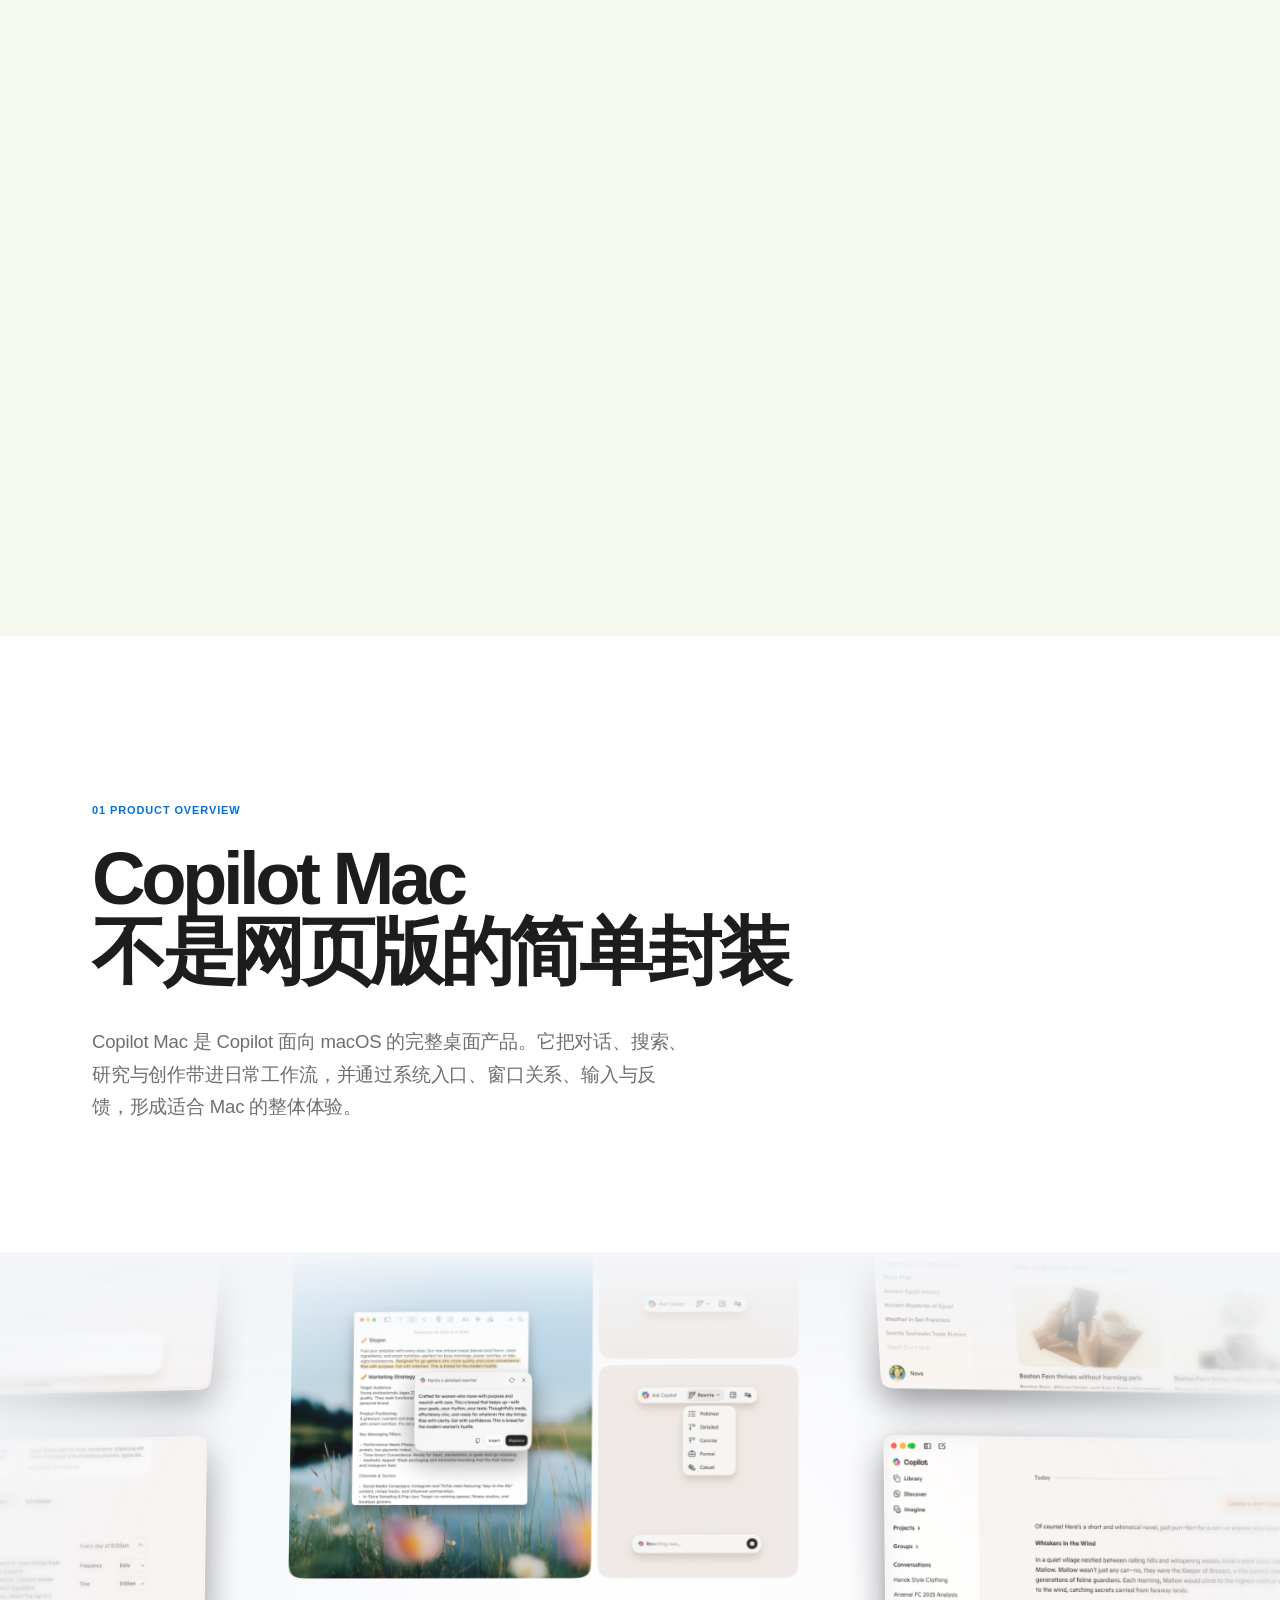
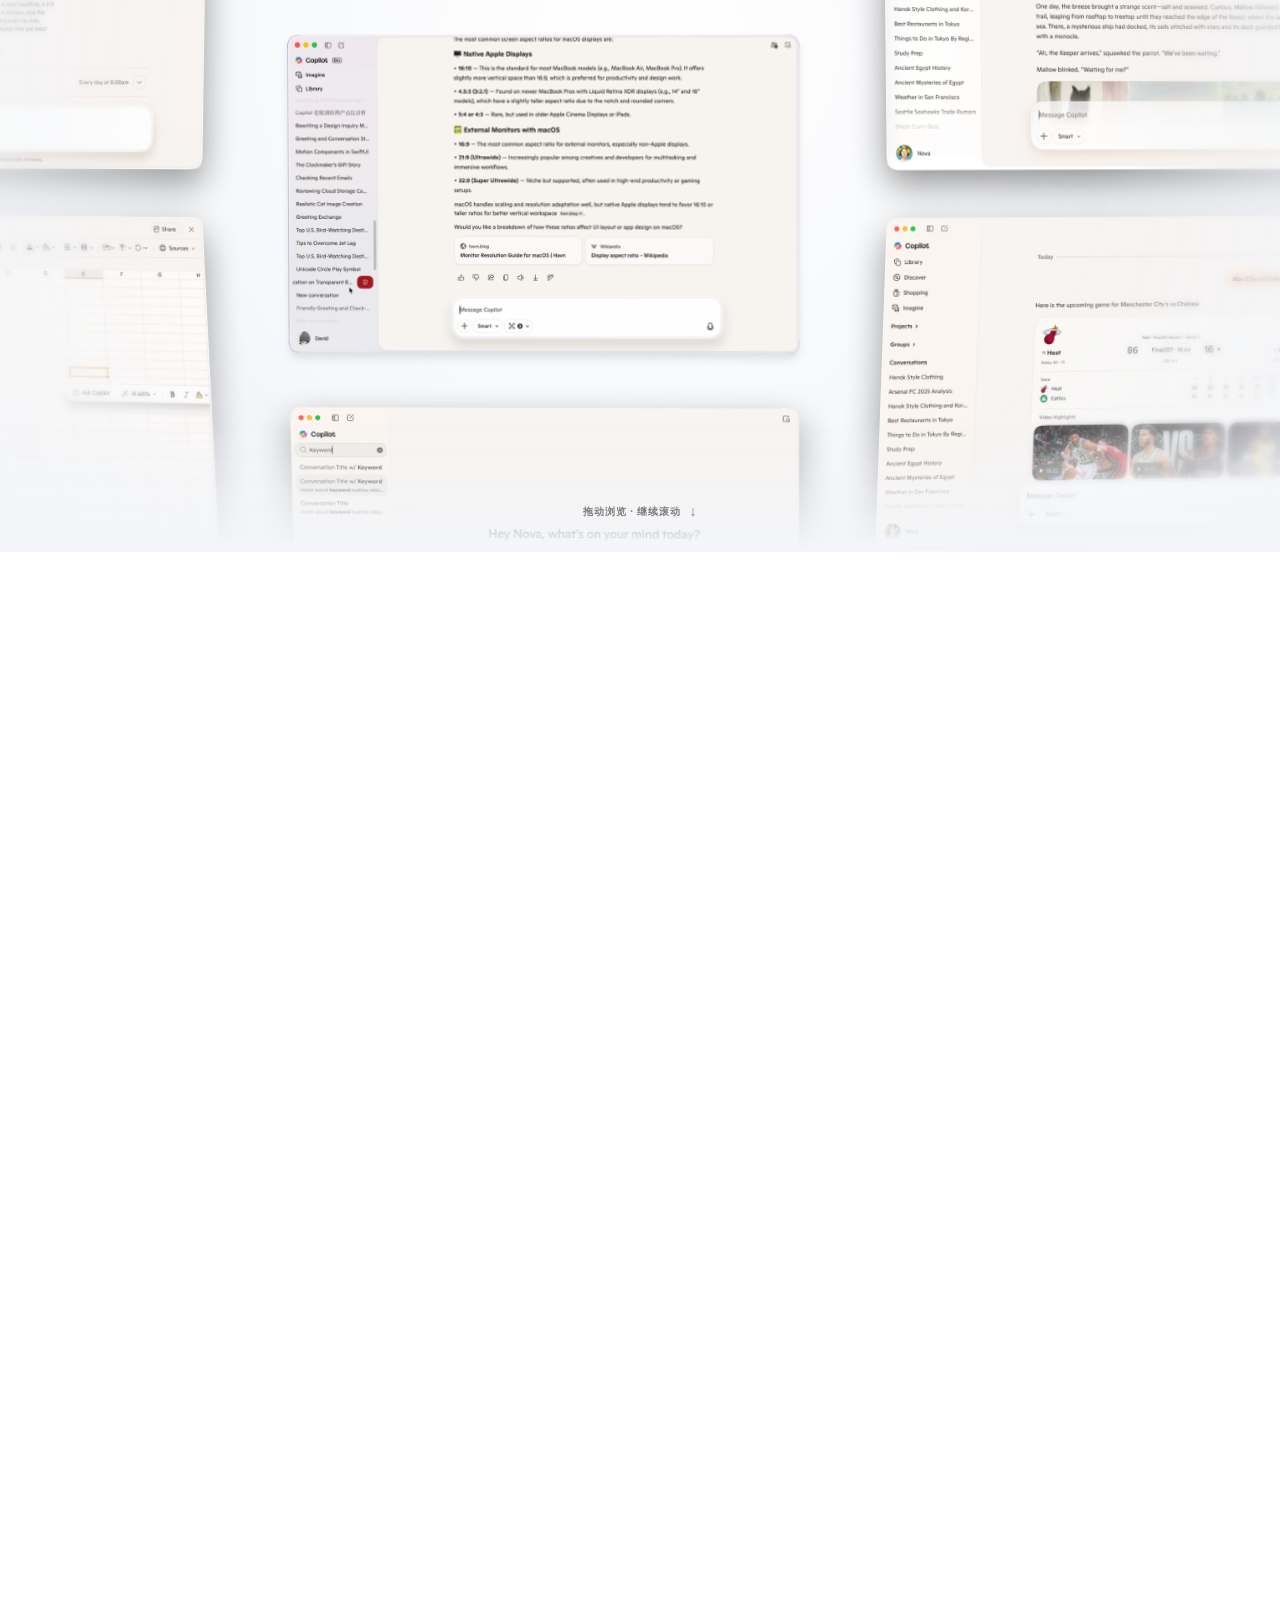
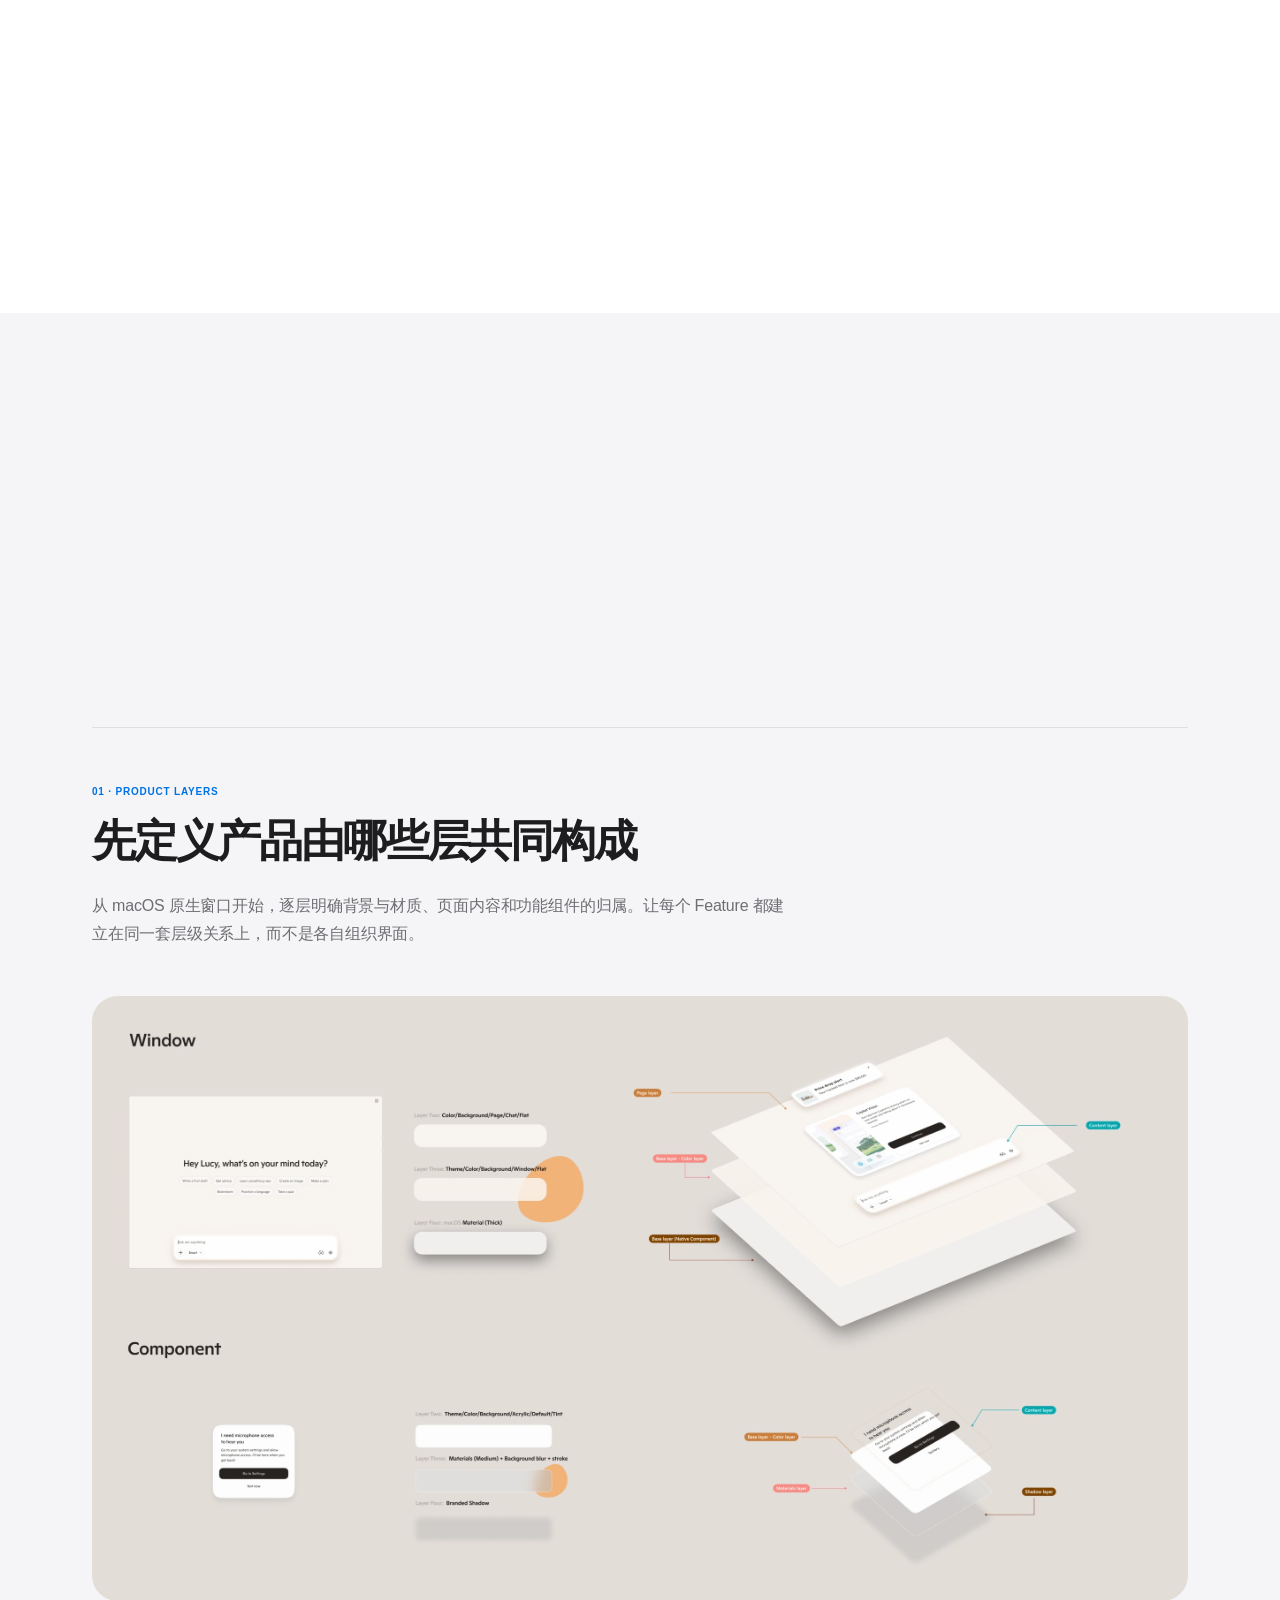
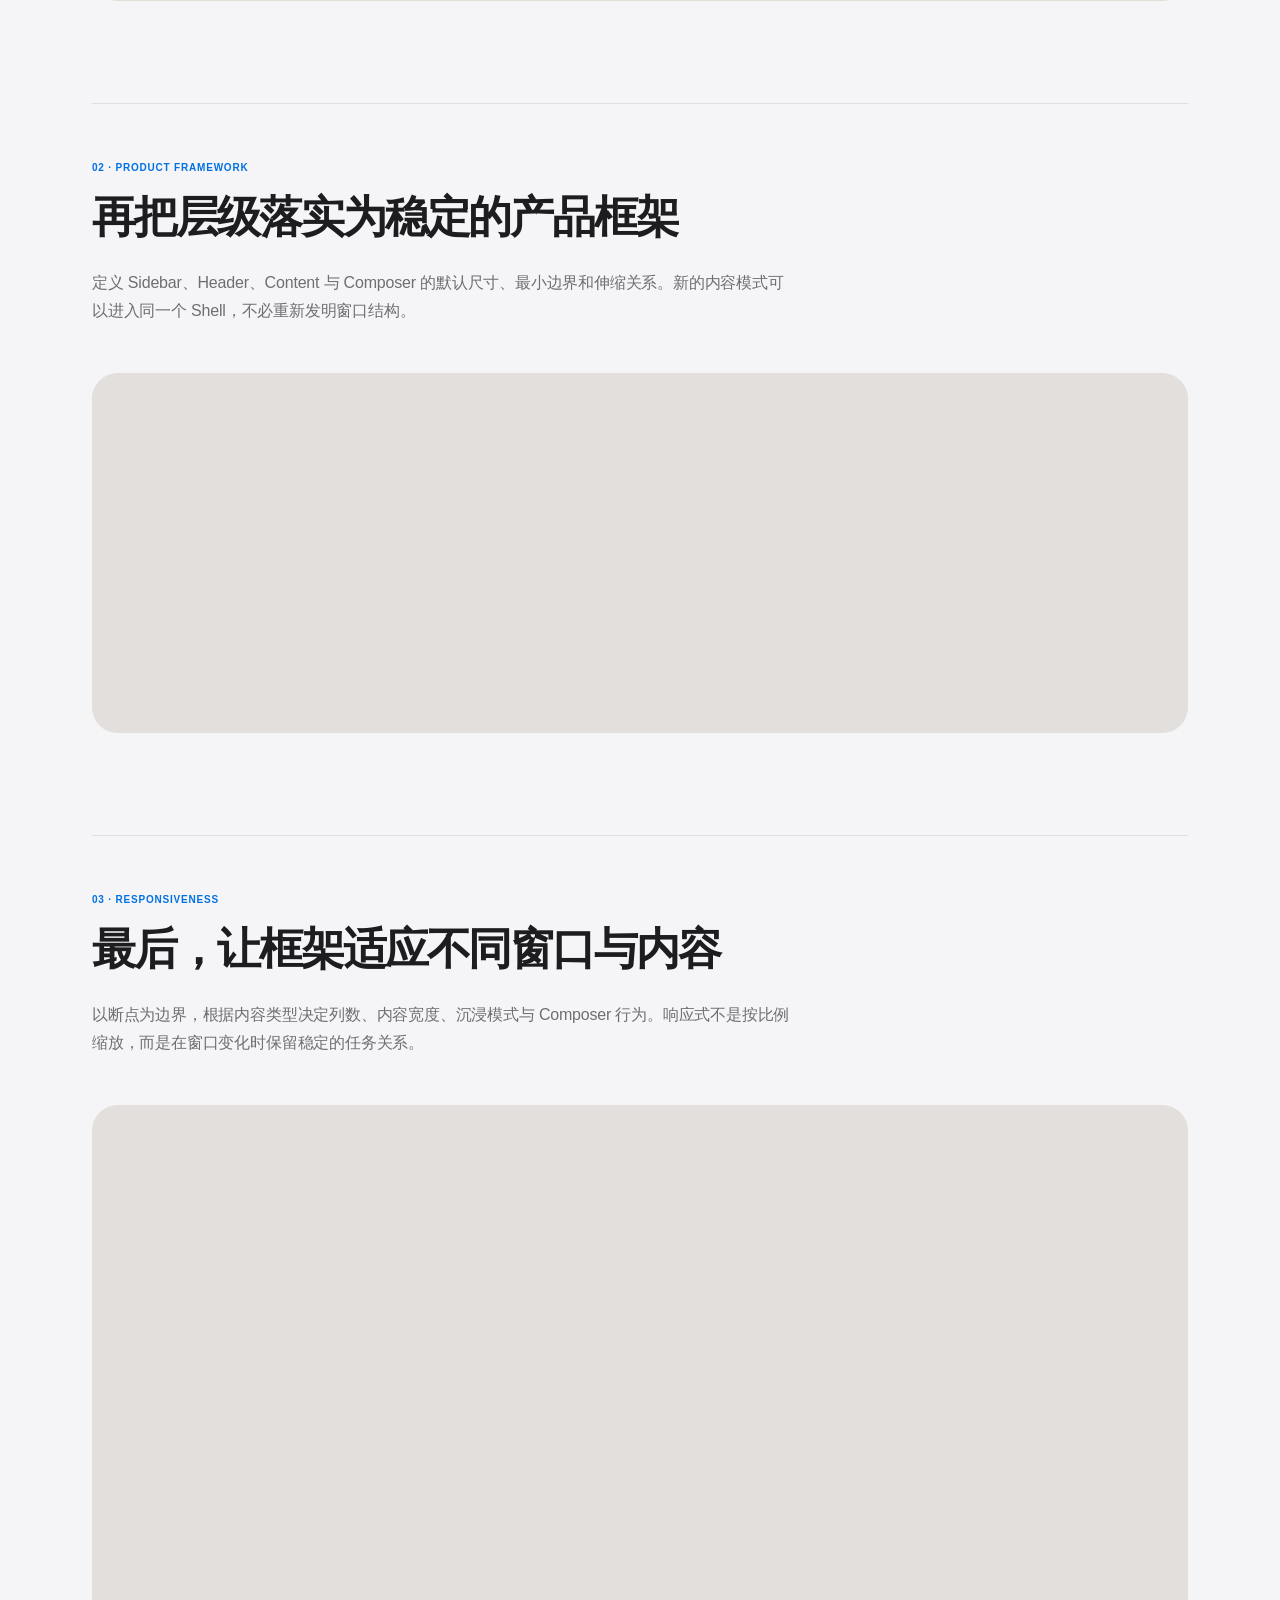
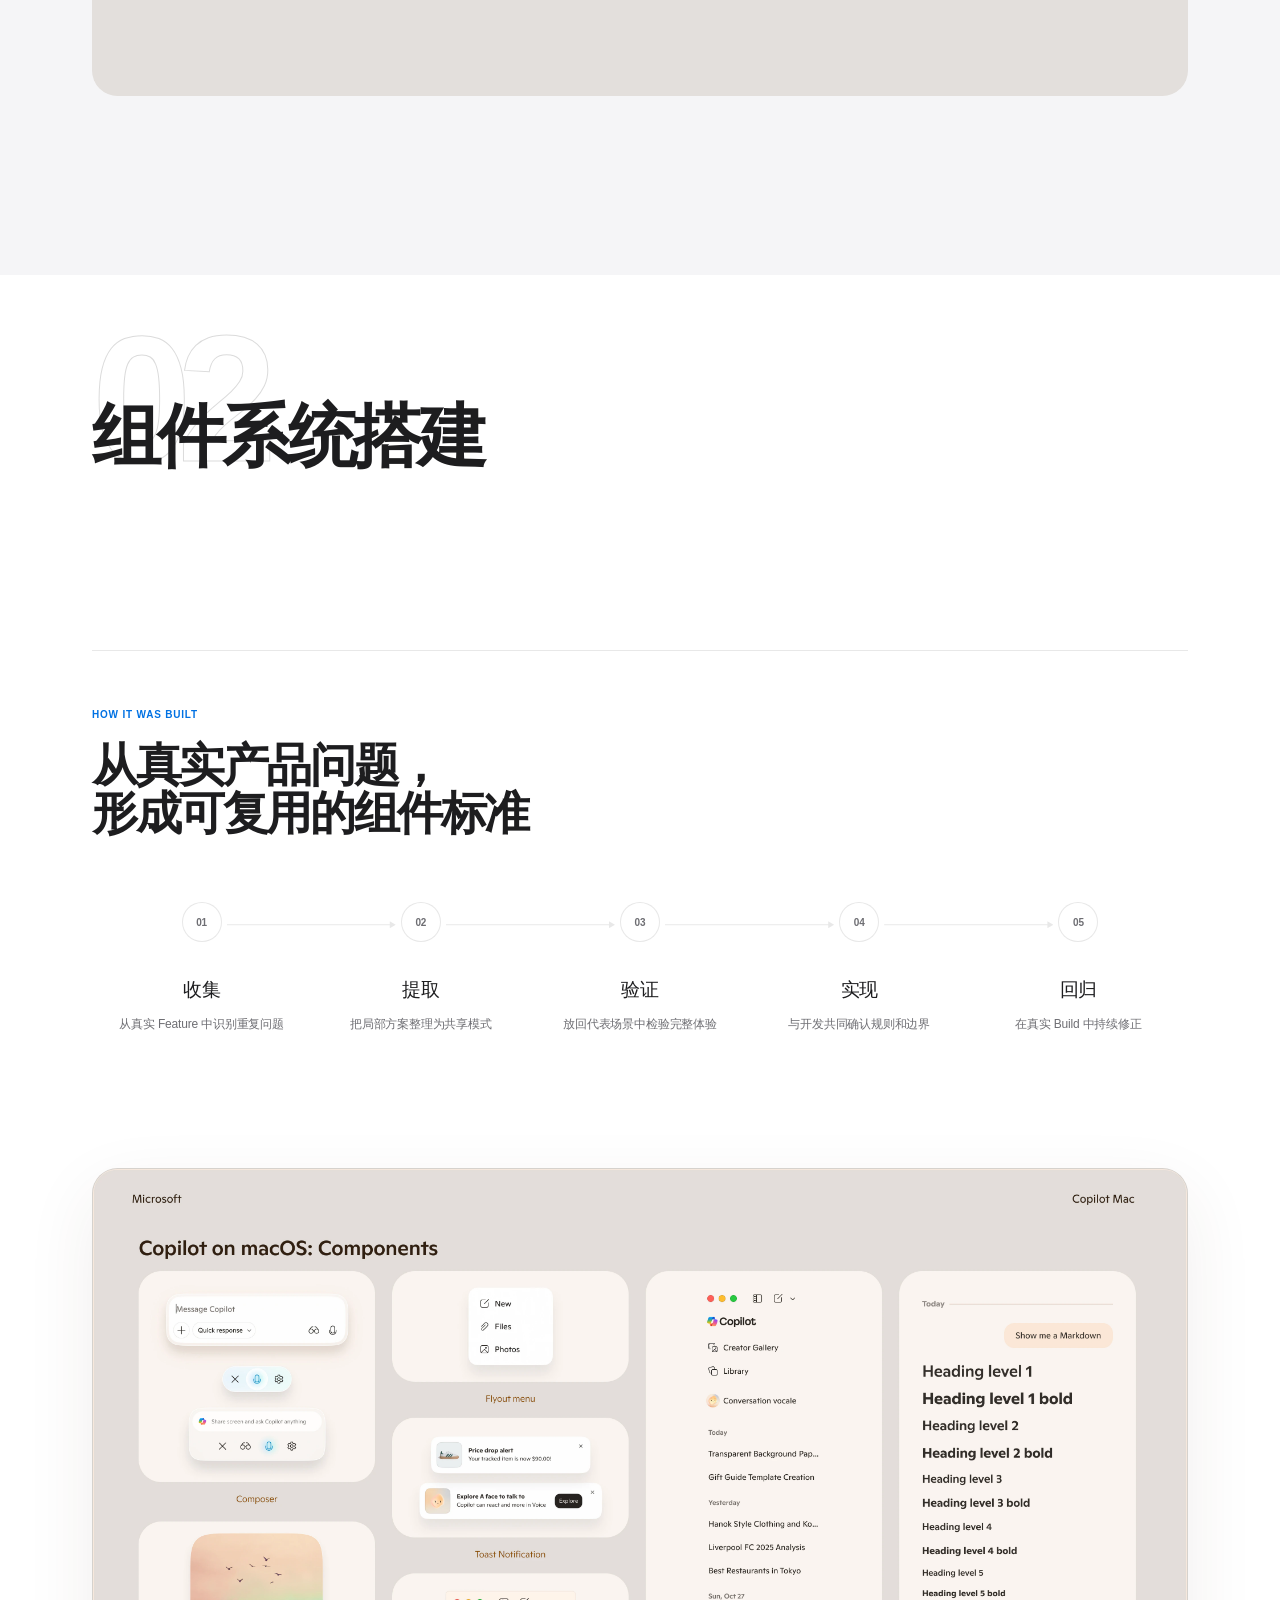
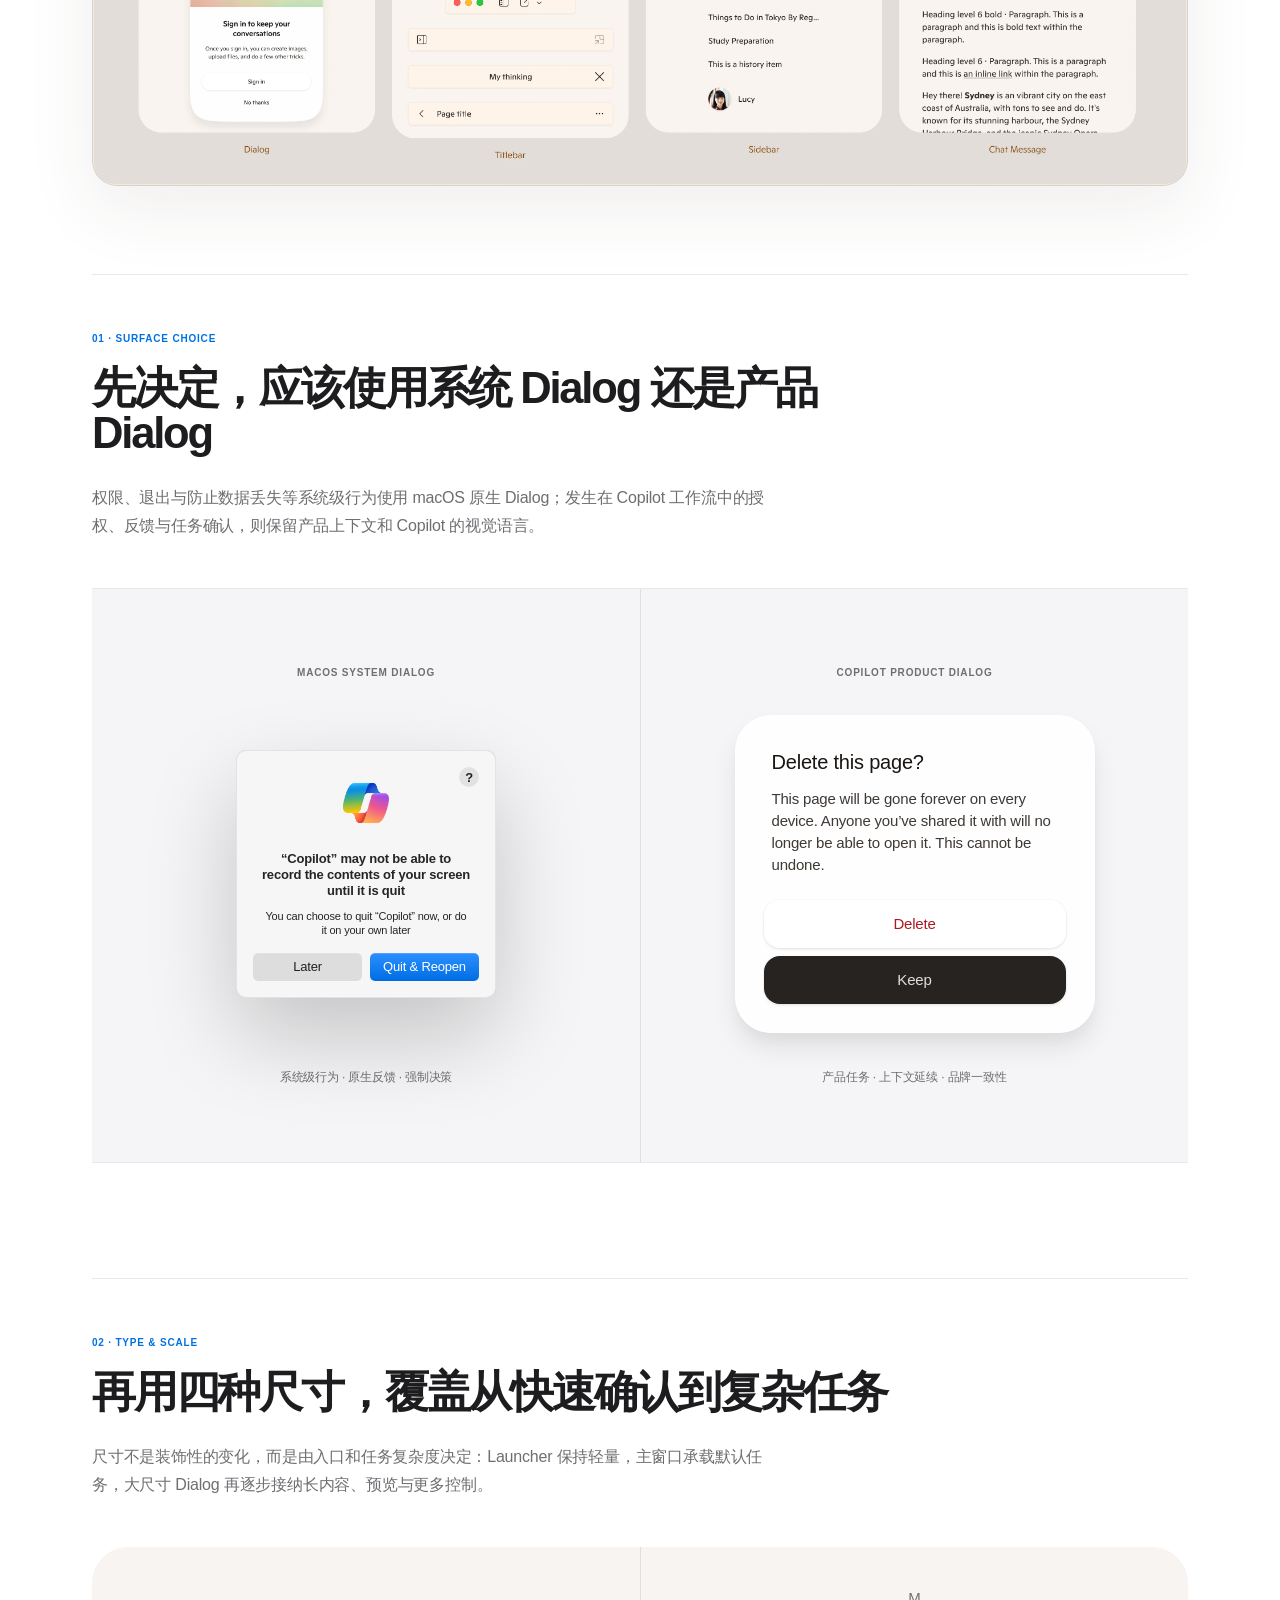
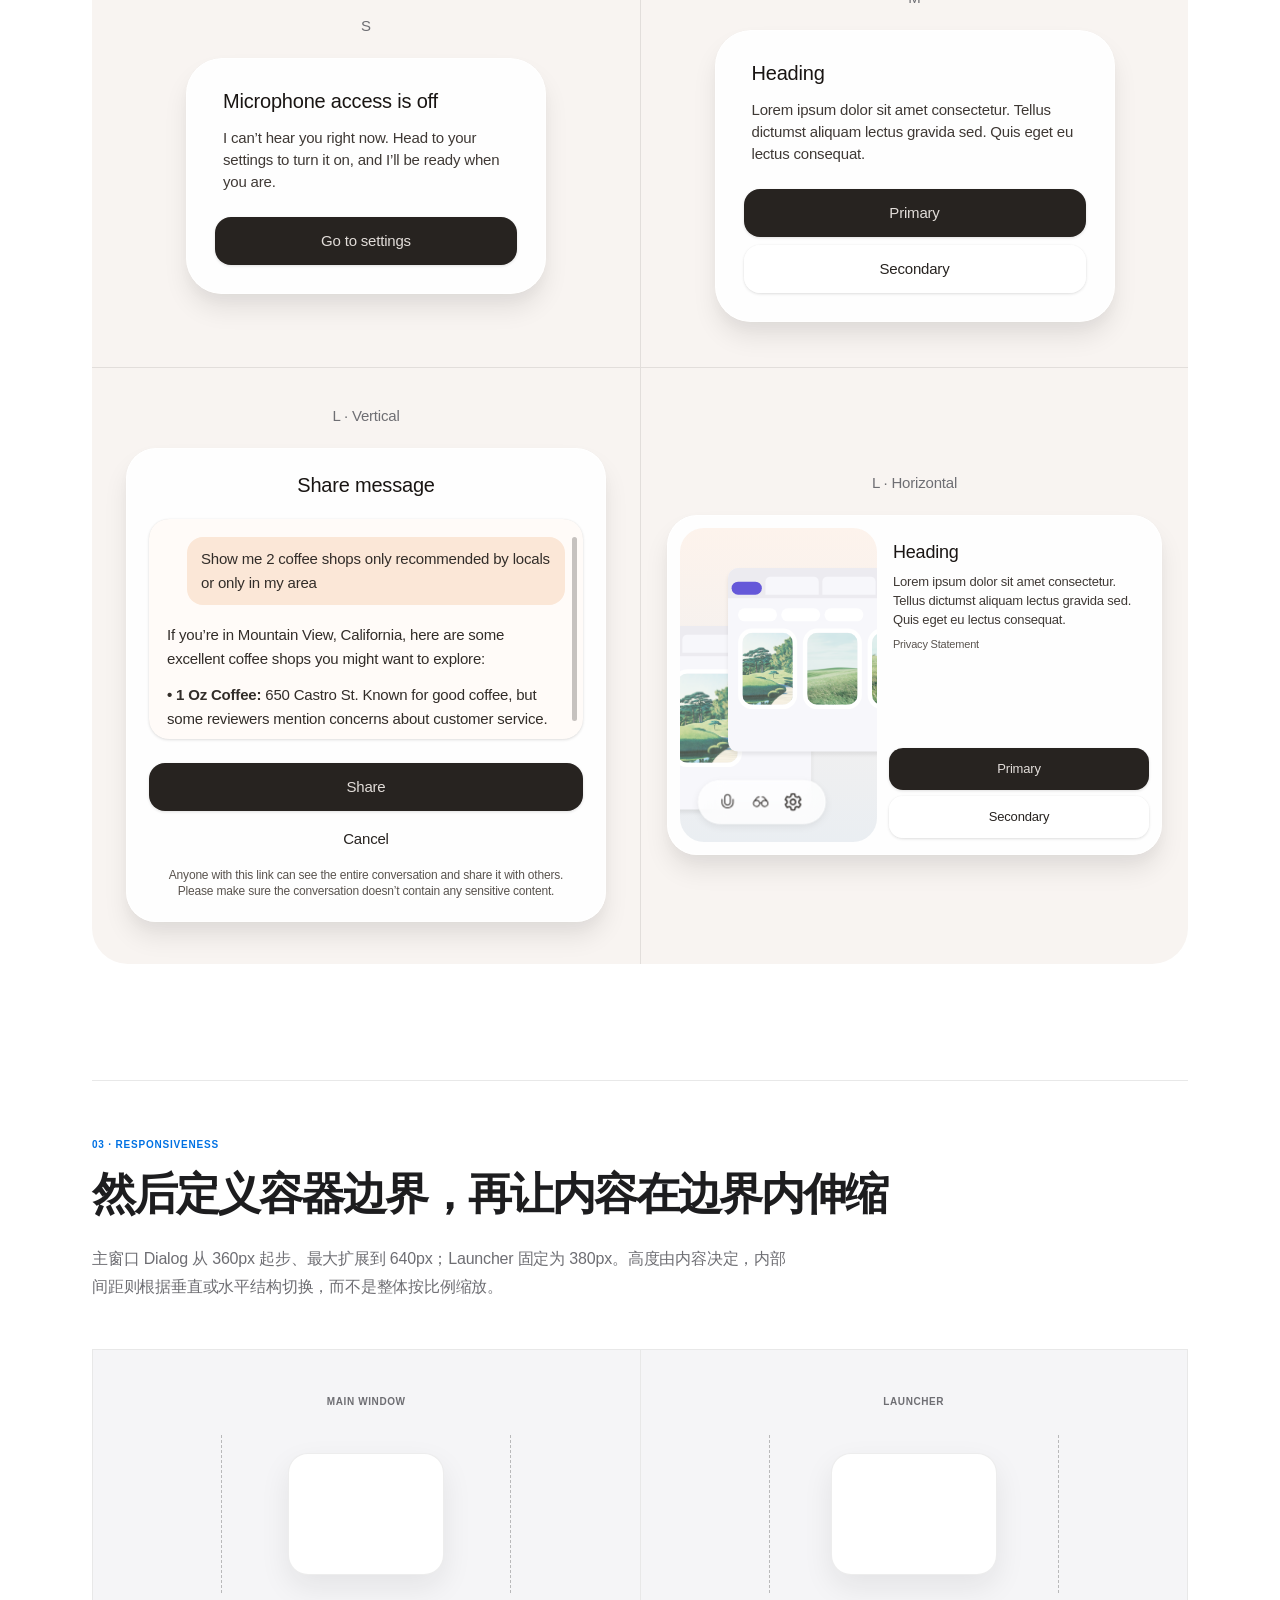
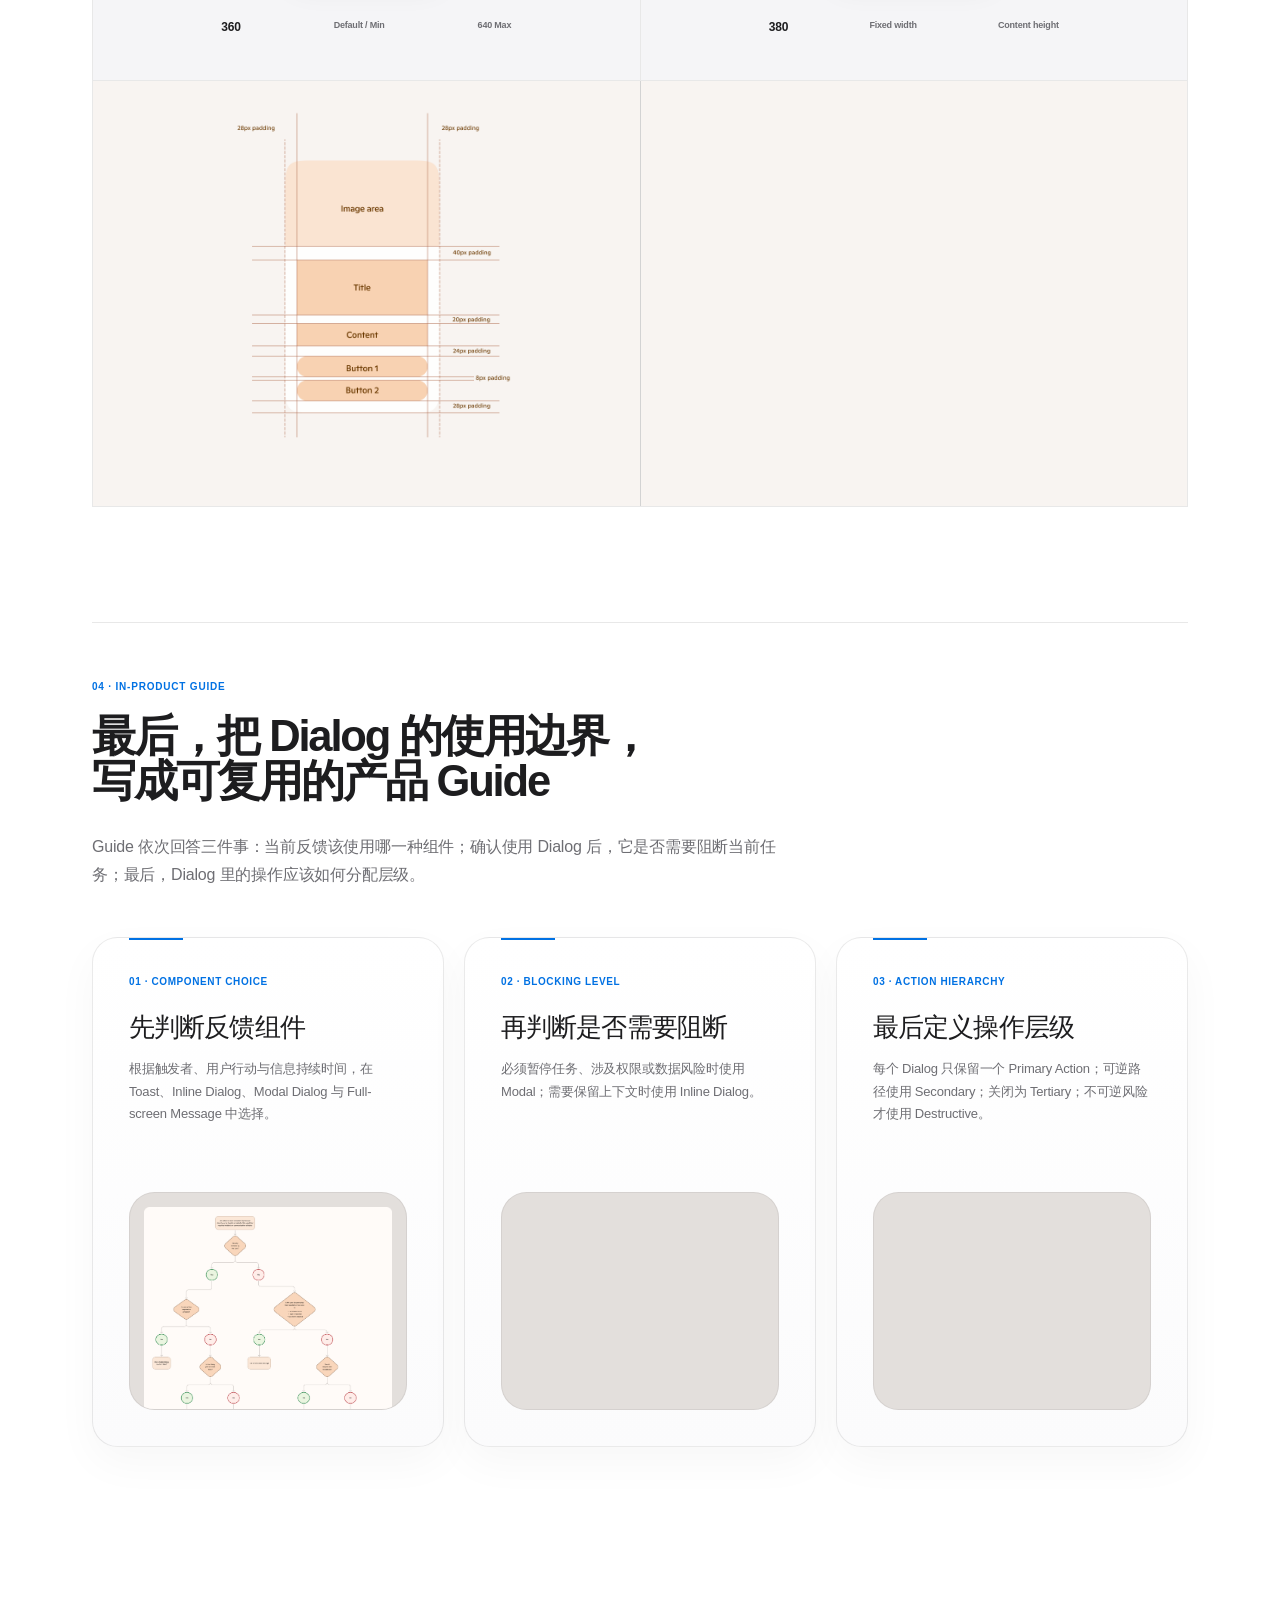
<file: copilot-mac.html>
<!doctype html>
<html lang="zh-CN">
  <head>
    <meta charset="UTF-8" />
    <meta name="viewport" content="width=device-width, initial-scale=1.0" />
    <meta
      name="description"
      content="Copilot Mac 产品设计案例：从窗口、输入与平台行为出发，建立完整、一致、符合 macOS 的桌面体验。"
    />
    <title>Copilot in Mac｜井雨晨产品设计作品集</title>
    <link rel="stylesheet" href="./styles.css" />
    <link rel="stylesheet" href="./copilot-mac.css" />
  </head>
  <body class="case-page">
    <a class="skip-link" href="#case-main">跳到案例正文</a>

    <header class="site-header">
      <nav class="desktop-nav" aria-label="主导航">
        <a href="./index.html#top">首页</a>
        <a href="./index.html#resume">简历</a>
        <a href="./index.html#work">项目</a>
        <a href="./index.html#contact">联系方式</a>
      </nav>

      <div class="header-actions">
        <button class="menu-button" type="button" data-menu-toggle aria-expanded="false" aria-controls="mobile-menu">
          <span>菜单</span>
          <i aria-hidden="true"></i>
        </button>
      </div>

      <nav class="mobile-menu" id="mobile-menu" aria-label="移动端导航" hidden>
        <a href="./index.html#top">01 · 首页</a>
        <a href="./index.html#resume">02 · 简历</a>
        <a href="./index.html#work">03 · 项目</a>
        <a href="./index.html#contact">04 · 联系方式</a>
      </nav>

      <div class="reading-progress" aria-hidden="true"><i data-reading-progress></i></div>
    </header>

    <main id="case-main">
      <section class="copilot-film" data-scroll-film aria-labelledby="case-title">
        <div class="copilot-film-sticky">
          <div class="copilot-film-media">
            <canvas class="copilot-film-canvas" data-scroll-canvas aria-hidden="true"></canvas>

            <div class="copilot-film-product-stack">
              <figure class="copilot-film-product">
                <img
                  src="./assets/copilot-mac-hero.png"
                  alt="Copilot Mac 主窗口界面"
                  width="1220"
                  height="800"
                  decoding="async"
                  fetchpriority="high"
                />
              </figure>

              <figure class="copilot-film-mini-window">
                <span class="copilot-film-mini-window-surface">
                  <img
                    src="./assets/copilot-mini-window.png"
                    alt="Copilot Mac Mini Window 界面"
                    width="824"
                    height="1216"
                    decoding="async"
                  />
                </span>
              </figure>
            </div>
          </div>

          <div class="copilot-film-copy">
          <p class="case-kicker"><span>MICROSOFT · 2025.08—2026.06</span></p>
          <h1 id="case-title">Copilot Mac</h1>
          <p class="case-deck">
            将对话、搜索、研究与创作带入桌面工作流，让持续增长的 AI 能力形成完整、一致的 macOS 体验。
          </p>
          </div>

          <div class="copilot-film-cue" aria-hidden="true"><span>SCROLL TO EXPLORE</span><i>↓</i></div>
        </div>
      </section>

      <section class="project-introduction" id="overview" aria-labelledby="project-introduction-title">
        <div class="project-introduction-lead reveal">
          <p class="project-introduction-kicker">01 PRODUCT OVERVIEW</p>
          <h2 id="project-introduction-title">Copilot Mac<span class="project-introduction-title-line">不是网页版的简单封装</span></h2>
          <p>
            Copilot Mac 是 Copilot 面向 macOS 的完整桌面产品。它把对话、搜索、研究与创作带进日常工作流，并通过系统入口、窗口关系、输入与反馈，形成适合 Mac 的整体体验。
          </p>
        </div>

        <div class="project-introduction-overview">
          <section class="product-overview-stage" aria-label="Copilot Mac 产品界面总览与项目职责" data-product-dome>
            <div class="product-overview-sticky" data-product-dome-sticky>
              <div class="product-overview-dome-main" data-product-dome-main>
                <div class="product-overview-dome-stage">
                  <div class="product-overview-dome-sphere" data-product-dome-sphere></div>
                </div>
                <div class="product-overview-dome-vignette" aria-hidden="true"></div>
                <div class="product-overview-dome-blur" aria-hidden="true"></div>
                <div class="product-overview-dome-edge product-overview-dome-edge-top" aria-hidden="true"></div>
                <div class="product-overview-dome-edge product-overview-dome-edge-bottom" aria-hidden="true"></div>
              </div>

              <div class="product-overview-narrative" data-product-dome-content>
                <p class="product-map-context">
                  <span class="product-role-focus">功能扩展越快，产品基础越需要稳定</span>
                </p>

                <div class="product-map is-visible" aria-label="功能扩展与产品基础体验结构">
                  <div class="product-structure">
                    <section class="product-tier product-feature" aria-labelledby="feature-expansion-title">
                      <h3 id="feature-expansion-title">不断扩展的功能</h3>
                      <ul class="feature-modules" aria-label="持续扩展的产品功能">
                        <li>File download</li>
                        <li>Pages</li>
                        <li>Connector</li>
                        <li>Voice &amp; Vision</li>
                        <li>Writing Tools</li>
                        <li>Library</li>
                        <li>Cowork</li>
                        <li>Projects</li>
                        <li>Podcast</li>
                        <li>…</li>
                      </ul>
                    </section>
                    <section class="product-tier product-foundation" aria-labelledby="quality-foundation-title">
                      <header>
                        <h3 id="quality-foundation-title">产品的基础体验</h3>
                      </header>
                      <ul class="foundation-modules" aria-label="产品基础体验模块">
                        <li><a href="#design-system-framework"><span>01</span><strong>产品框架定义</strong><p>窗口 · 导航 · 内容区域 · 响应式</p></a></li>
                        <li><a href="#design-system-components"><span>02</span><strong>组件系统搭建</strong><p>顶部栏 · 对话框 · 输入区 · 通知</p></a></li>
                        <li><a href="#design-system-interaction"><span>03</span><strong>交互动效规范</strong><p>审计 · 规范 · Token · 验证</p></a></li>
                        <li><a href="#design-system-macos"><span>04</span><strong>macOS 原生体验</strong><p>窗口 · 材质 · 滚动 · 明暗模式</p></a></li>
                      </ul>
                    </section>
                  </div>
                </div>
              </div>

              <p class="product-overview-dome-cue" aria-hidden="true"><span>拖动浏览 · 继续滚动</span><i>↓</i></p>
            </div>
          </section>
        </div>

        <section class="design-system-preview" aria-labelledby="design-system-preview-title">
          <header class="design-system-preview-heading reveal">
            <p>DESIGN SYSTEM</p>
            <h2 id="design-system-preview-title">让不断扩展的 Feature，<br />共享一套产品语言</h2>
          </header>
          <figure class="design-system-film reveal">
            <video
              data-design-system-video
              muted
              playsinline
              preload="metadata"
              poster="./assets/copilot-mac-design-system-poster.webp"
              aria-label="Copilot Mac Design System 演示"
            >
              <source src="./assets/copilot-mac-design-system.mp4" type="video/mp4" />
            </video>
          </figure>

          <div class="design-system-story">
            <div class="design-system-detail">
              <div class="design-system-examples" aria-label="Design System 应用示例">
                <article class="design-system-example" id="design-system-framework" aria-labelledby="design-system-layout-example-title">
                  <h4 class="reveal" id="design-system-layout-example-title">产品框架定义</h4>
                  <div class="layout-sequence">
                    <section class="layout-step reveal" aria-labelledby="layout-layers-title">
                      <header class="layout-step-header">
                        <p class="design-system-label">01 · PRODUCT LAYERS</p>
                        <div>
                          <h5 id="layout-layers-title">先定义产品由哪些层共同构成</h5>
                          <p>从 macOS 原生窗口开始，逐层明确背景与材质、页面内容和功能组件的归属。让每个 Feature 都建立在同一套层级关系上，而不是各自组织界面。</p>
                        </div>
                      </header>
                      <figure>
                        <img
                          src="./assets/copilot-design-system-layout.webp"
                          width="2480"
                          height="1369"
                          loading="lazy"
                          decoding="async"
                          alt="Copilot Mac 窗口、页面、内容与原生组件的分层布局示例"
                        />
                      </figure>
                    </section>

                    <section class="layout-step reveal" aria-labelledby="layout-framework-title">
                      <header class="layout-step-header">
                        <p class="design-system-label">02 · PRODUCT FRAMEWORK</p>
                        <div>
                          <h5 id="layout-framework-title">再把层级落实为稳定的产品框架</h5>
                          <p>定义 Sidebar、Header、Content 与 Composer 的默认尺寸、最小边界和伸缩关系。新的内容模式可以进入同一个 Shell，不必重新发明窗口结构。</p>
                        </div>
                      </header>
                      <figure>
                        <img
                          src="./assets/copilot-design-system-main-window-layout.webp"
                          width="2480"
                          height="815"
                          loading="lazy"
                          decoding="async"
                          alt="Copilot Mac 主窗口的响应式、默认尺寸与最小尺寸布局规范"
                        />
                      </figure>
                    </section>

                    <section class="layout-step reveal" aria-labelledby="layout-responsive-title">
                      <header class="layout-step-header">
                        <p class="design-system-label">03 · RESPONSIVENESS</p>
                        <div>
                          <h5 id="layout-responsive-title">最后，让框架适应不同窗口与内容</h5>
                          <p>以断点为边界，根据内容类型决定列数、内容宽度、沉浸模式与 Composer 行为。响应式不是按比例缩放，而是在窗口变化时保留稳定的任务关系。</p>
                        </div>
                      </header>
                      <figure>
                        <img
                          src="./assets/copilot-design-system-responsive-layout.webp"
                          width="2480"
                          height="1339"
                          loading="lazy"
                          decoding="async"
                          alt="Copilot Mac 在不同断点与内容类型下的响应式布局规范"
                        />
                      </figure>
                    </section>
                  </div>
                </article>

                <article class="design-system-example design-system-components" id="design-system-components" aria-labelledby="design-system-components-example-title">
                  <h4 class="reveal" id="design-system-components-example-title">组件系统搭建</h4>
                  <section class="dialog-case" aria-label="Dialog 组件案例">
                    <section class="design-system-method dialog-workflow reveal" aria-labelledby="dialog-workflow-title">
                      <header>
                        <p class="design-system-label">HOW IT WAS BUILT</p>
                        <h5 id="dialog-workflow-title">从真实产品问题，<br />形成可复用的组件标准</h5>
                      </header>
                      <ol class="design-system-process" aria-label="Dialog 组件建立流程">
                        <li><span>01</span><b>收集</b><p>从真实 Feature 中识别重复问题</p></li>
                        <li><span>02</span><b>提取</b><p>把局部方案整理为共享模式</p></li>
                        <li><span>03</span><b>验证</b><p>放回代表场景中检验完整体验</p></li>
                        <li><span>04</span><b>实现</b><p>与开发共同确认规则和边界</p></li>
                        <li><span>05</span><b>回归</b><p>在真实 Build 中持续修正</p></li>
                      </ol>
                    </section>

                    <figure class="dialog-components-overview reveal">
                      <img
                        src="./assets/copilot-mac-components-overview.webp"
                        width="3840"
                        height="2160"
                        loading="lazy"
                        decoding="async"
                        alt="Copilot Mac 的 Composer、Flyout menu、Toast、Sidebar、Chat Message 等组件总览"
                      />
                    </figure>

                    <div class="dialog-sequence">
                      <section class="dialog-step reveal" aria-labelledby="dialog-surface-title">
                        <header class="dialog-step-header">
                          <p class="design-system-label">01 · SURFACE CHOICE</p>
                          <div>
                            <h6 id="dialog-surface-title">先决定，应该使用系统 Dialog 还是产品 Dialog</h6>
                            <p>权限、退出与防止数据丢失等系统级行为使用 macOS 原生 Dialog；发生在 Copilot 工作流中的授权、反馈与任务确认，则保留产品上下文和 Copilot 的视觉语言。</p>
                          </div>
                        </header>
                        <div class="dialog-surface-comparison" aria-label="系统 Dialog 与 Copilot 产品 Dialog 对比">
                          <article class="dialog-surface-option dialog-surface-system">
                            <span>macOS System Dialog</span>
                            <div class="dialog-system-window" aria-hidden="true">
                              <span class="dialog-system-help">?</span>
                              <div class="dialog-system-icon">
                                <img src="assets/copilot-system-dialog-icon.png" alt="" />
                              </div>
                              <div class="dialog-system-copy">
                                <strong>“Copilot” may not be able to<br />record the contents of your screen<br />until it is quit</strong>
                                <p>You can choose to quit “Copilot” now, or do<br />it on your own later</p>
                              </div>
                              <div class="dialog-system-actions"><span>Later</span><span>Quit &amp; Reopen</span></div>
                            </div>
                            <p>系统级行为 · 原生反馈 · 强制决策</p>
                          </article>
                          <article class="dialog-surface-option dialog-surface-product">
                            <span>Copilot Product Dialog</span>
                            <div class="dialog-specimen-window" aria-hidden="true">
                              <strong>Delete this page?</strong>
                              <p>This page will be gone forever on every device. Anyone you’ve shared it with will no longer be able to open it. This cannot be undone.</p>
                              <div class="dialog-specimen-actions">
                                <span class="dialog-specimen-destructive">Delete</span>
                                <span class="dialog-specimen-primary">Keep</span>
                              </div>
                            </div>
                            <p>产品任务 · 上下文延续 · 品牌一致性</p>
                          </article>
                        </div>
                      </section>

                      <section class="dialog-step reveal" aria-labelledby="dialog-types-title">
                        <header class="dialog-step-header">
                          <p class="design-system-label">02 · TYPE &amp; SCALE</p>
                          <div>
                            <h6 id="dialog-types-title">再用四种尺寸，覆盖从快速确认到复杂任务</h6>
                            <p>尺寸不是装饰性的变化，而是由入口和任务复杂度决定：Launcher 保持轻量，主窗口承载默认任务，大尺寸 Dialog 再逐步接纳长内容、预览与更多控制。</p>
                          </div>
                        </header>
                        <div class="dialog-type-scale" aria-label="Dialog 四种尺寸类型">
                          <article class="dialog-type-example dialog-type-example-s" aria-label="S 尺寸 Dialog：麦克风权限提示">
                            <span class="dialog-type-kicker">S</span>
                            <div class="dialog-example-card dialog-example-card-s" aria-hidden="true">
                              <div class="dialog-example-copy">
                                <strong>Microphone access is off</strong>
                                <p>I can’t hear you right now. Head to your settings to turn it on, and I’ll be ready when you are.</p>
                              </div>
                              <div class="dialog-example-actions"><span class="dialog-example-primary">Go to settings</span></div>
                            </div>
                          </article>

                          <article class="dialog-type-example dialog-type-example-m" aria-label="M 尺寸 Dialog：双操作确认">
                            <span class="dialog-type-kicker">M</span>
                            <div class="dialog-example-card dialog-example-card-m" aria-hidden="true">
                              <div class="dialog-example-copy">
                                <strong>Heading</strong>
                                <p>Lorem ipsum dolor sit amet consectetur. Tellus dictumst aliquam lectus gravida sed. Quis eget eu lectus consequat.</p>
                              </div>
                              <div class="dialog-example-actions">
                                <span class="dialog-example-primary">Primary</span>
                                <span class="dialog-example-secondary">Secondary</span>
                              </div>
                            </div>
                          </article>

                          <article class="dialog-type-example dialog-type-example-lv" aria-label="L Vertical 尺寸 Dialog：分享长内容">
                            <span class="dialog-type-kicker">L · Vertical</span>
                            <div class="dialog-example-card dialog-example-card-lv" aria-hidden="true">
                              <strong class="dialog-example-centered-title">Share message</strong>
                              <div class="dialog-share-preview">
                                <div class="dialog-share-user">Show me 2 coffee shops only recommended by locals or only in my area</div>
                                <div class="dialog-share-answer">
                                  <p>If you’re in Mountain View, California, here are some excellent coffee shops you might want to explore:</p>
                                  <p><b>• 1 Oz Coffee:</b> 650 Castro St. Known for good coffee, but some reviewers mention concerns about customer service.</p>
                                  <p><b>• Red Rock Coffee:</b> 201 Castro St. Offers quality coffee and a friendly atmosphere.</p>
                                </div>
                                <i class="dialog-share-scrollbar"></i>
                              </div>
                              <div class="dialog-example-actions dialog-example-actions-lv">
                                <span class="dialog-example-primary">Share</span>
                                <span class="dialog-example-tertiary">Cancel</span>
                              </div>
                              <p class="dialog-example-disclaimer">Anyone with this link can see the entire conversation and share it with others. Please make sure the conversation doesn’t contain any sensitive content.</p>
                            </div>
                          </article>

                          <article class="dialog-type-example dialog-type-example-lh" aria-label="L Horizontal 尺寸 Dialog：带插图的引导">
                            <span class="dialog-type-kicker">L · Horizontal</span>
                            <div class="dialog-example-card dialog-example-card-lh" aria-hidden="true">
                              <div class="dialog-horizontal-illustration">
                                <div class="dialog-browser-window dialog-browser-window-back">
                                  <div class="dialog-browser-bar"><span></span><i></i><i></i></div>
                                  <div class="dialog-browser-cards">
                                    <img src="assets/dialog-image-3.png" alt="" />
                                    <img src="assets/dialog-image.png" alt="" />
                                  </div>
                                </div>
                                <div class="dialog-browser-window dialog-browser-window-front">
                                  <div class="dialog-browser-bar"><span></span><i></i><i></i></div>
                                  <div class="dialog-browser-pills"><i></i><i></i><i></i></div>
                                  <div class="dialog-browser-cards">
                                    <img src="assets/dialog-image.png" alt="" />
                                    <img src="assets/dialog-image-1.png" alt="" />
                                    <img src="assets/dialog-image-2.png" alt="" />
                                  </div>
                                </div>
                                <div class="dialog-illustration-toolbar">
                                  <img src="assets/dialog-icon-color.svg" alt="" />
                                  <img src="assets/dialog-icon-color-1.svg" alt="" />
                                  <img src="assets/dialog-icon-color-2.svg" alt="" />
                                </div>
                              </div>
                              <div class="dialog-horizontal-content">
                                <div class="dialog-example-copy">
                                  <strong>Heading</strong>
                                  <p>Lorem ipsum dolor sit amet consectetur. Tellus dictumst aliquam lectus gravida sed. Quis eget eu lectus consequat.</p>
                                  <small>Privacy Statement</small>
                                </div>
                                <div class="dialog-example-actions">
                                  <span class="dialog-example-primary">Primary</span>
                                  <span class="dialog-example-secondary">Secondary</span>
                                </div>
                              </div>
                            </div>
                          </article>
                        </div>
                      </section>

                      <section class="dialog-step reveal" aria-labelledby="dialog-responsive-title">
                        <header class="dialog-step-header">
                          <p class="design-system-label">03 · RESPONSIVENESS</p>
                          <div>
                            <h6 id="dialog-responsive-title">然后定义容器边界，再让内容在边界内伸缩</h6>
                            <p>主窗口 Dialog 从 360px 起步、最大扩展到 640px；Launcher 固定为 380px。高度由内容决定，内部间距则根据垂直或水平结构切换，而不是整体按比例缩放。</p>
                          </div>
                        </header>
                        <div class="dialog-responsive-visual">
                          <div class="dialog-width-rules">
                            <article>
                              <span>Main window</span>
                              <div><i></i></div>
                              <p><b>360</b><b>Default / Min</b><b>640 Max</b></p>
                            </article>
                            <article>
                              <span>Launcher</span>
                              <div><i></i></div>
                              <p><b>380</b><b>Fixed width</b><b>Content height</b></p>
                            </article>
                          </div>
                          <div class="dialog-responsive-examples" aria-label="Dialog 垂直与水平结构间距规范">
                            <figure>
                              <img src="assets/dialog-responsive-vertical.png" alt="Dialog 垂直结构的图片区域、标题、内容、操作按钮与间距规范" loading="lazy" decoding="async" />
                            </figure>
                            <figure>
                              <img src="assets/dialog-responsive-horizontal.png" alt="Dialog 水平结构的图片区域、标题、内容、控制列表、操作按钮与间距规范" loading="lazy" decoding="async" />
                            </figure>
                          </div>
                        </div>
                      </section>

                      <section class="dialog-step reveal" aria-labelledby="dialog-guidelines-title">
                        <header class="dialog-step-header">
                          <p class="design-system-label">04 · IN-PRODUCT GUIDE</p>
                          <div>
                            <h6 id="dialog-guidelines-title">最后，把 Dialog 的使用边界，<br />写成可复用的产品 Guide</h6>
                            <p>Guide 依次回答三件事：当前反馈该使用哪一种组件；确认使用 Dialog 后，它是否需要阻断当前任务；最后，Dialog 里的操作应该如何分配层级。</p>
                          </div>
                        </header>
                        <div class="dialog-usage-guide">
                          <div class="dialog-usage-definitions" aria-label="Dialog 的组件选择、阻断级别与按钮层级定义">
                            <article>
                              <span>01 · Component choice</span>
                              <strong>先判断反馈组件</strong>
                              <p>根据触发者、用户行动与信息持续时间，在 Toast、Inline Dialog、Modal Dialog 与 Full-screen Message 中选择。</p>
                              <figure class="dialog-guide-media dialog-guide-media-decision-tree">
                                <img src="assets/dialogs-toasts-decision-tree.png" alt="Dialogs 与 Toasts 的产品应用决策树：根据触发者、任务阻断、服务状态、反馈需求与信息持续时间选择 Modal Dialog、Inline Dialog、Full-screen Message 或 Toast" loading="lazy" decoding="async" />
                              </figure>
                            </article>
                            <article>
                              <span>02 · Blocking level</span>
                              <strong>再判断是否需要阻断</strong>
                              <p>必须暂停任务、涉及权限或数据风险时使用 Modal；需要保留上下文时使用 Inline Dialog。</p>
                              <figure class="dialog-guide-media dialog-guide-media-blocking">
                                <img src="assets/dialog-blocking-level.png" alt="Copilot Mac 中非阻断反馈 Dialog 与阻断式删除确认 Dialog 的产品应用示例" loading="lazy" decoding="async" />
                              </figure>
                            </article>
                            <article>
                              <span>03 · Action hierarchy</span>
                              <strong>最后定义操作层级</strong>
                              <p>每个 Dialog 只保留一个 Primary Action；可逆路径使用 Secondary；关闭为 Tertiary；不可逆风险才使用 Destructive。</p>
                              <figure class="dialog-guide-media dialog-guide-media-actions">
                                <img src="assets/dialog-action-hierarchy.png" alt="Dialog 中 Primary、Secondary、Tertiary 与 Destructive 按钮的使用定义和示例" loading="lazy" decoding="async" />
                              </figure>
                            </article>
                          </div>
                        </div>
                      </section>
                    </div>
                  </section>
                </article>

                <article class="design-system-example interaction-motion-example" id="design-system-interaction" aria-labelledby="interaction-motion-example-title">
                  <h4 class="reveal" id="interaction-motion-example-title">交互动效规范</h4>
                  <section class="interaction-motion-case">
                    <header class="interaction-motion-intro reveal">
                      <p class="design-system-label">FROM AUDIT TO TOKENS</p>
                      <div>
                        <h5>让动效从分散的参数，<br />变成共享的产品语言</h5>
                        <p>我们从产品中已有的动效出发，审计不同 Feature、组件与窗口场景中的反馈节奏，统一 timing、easing 与行为模式；再通过关键交互验证 Motion Spec，并将共性参数沉淀为 Motion Tokens。它让产品拥有更清晰、一致的响应节奏，也为下一步 code tokenization 与规模化实现建立基础。</p>
                      </div>
                    </header>

                    <ol class="interaction-motion-flow reveal" aria-label="从产品动效审计到代码化的工作链路">
                      <li><span>01</span><b>Audit</b><p>审计现有动效</p></li>
                      <li><span>02</span><b>Motion Spec</b><p>明确交互行为</p></li>
                      <li><span>03</span><b>Motion Tokens</b><p>统一参数语言</p></li>
                      <li><span>04</span><b>Validation</b><p>回到关键场景验证</p></li>
                      <li><span>05</span><b>Code Tokens</b><p>支持规模化实现</p></li>
                    </ol>

                    <div class="interaction-motion-gallery" aria-label="Copilot 动效审计、规范与 Tokens">
                      <figure class="reveal">
                        <img src="./assets/copilot-motion-audit-board.webp" width="3578" height="1458" alt="Copilot Mac 动效审计全景，覆盖组件、窗口与内容场景中的关键交互" loading="lazy" decoding="async" />
                      </figure>
                      <figure class="reveal">
                        <img src="./assets/copilot-motion-spec-tokens.webp" width="3840" height="2160" alt="Copilot Motion Spec 与 Motion Token 体系，包含进入、退出和品牌动效的参数定义" loading="lazy" decoding="async" />
                      </figure>
                    </div>
                  </section>
                </article>

                <article class="design-system-example macos-behavior-example" id="design-system-macos" aria-labelledby="macos-native-experience-title">
                  <h4 class="reveal">macOS 原生体验</h4>

                  <section class="macos-native-case">
                    <header class="macos-native-intro reveal">
                      <p class="design-system-label">PRODUCT REALITY</p>
                      <div>
                        <h5 id="macos-native-experience-title">在真实代码中构建<br />macOS 的原生体验</h5>
                        <p>macOS 的材质、窗口和系统行为无法只靠静态视觉稿定义。设计需要进入真实代码，在 SwiftUI / AppKit 的渲染环境中验证，再把结果带回产品系统。</p>
                      </div>
                    </header>

                    <div class="macos-native-sequence">
                      <section class="macos-native-step macos-native-step-material reveal" aria-labelledby="macos-reality-title">
                        <header class="macos-native-step-header">
                          <p class="design-system-label">01 · PRODUCT REALITY</p>
                          <div>
                            <h6 id="macos-reality-title">先从系统材质开始，定义 Copilot 在 macOS 上的透明层级</h6>
                            <p>macOS 26 是 Copilot Mac 下一阶段的重要平台基线。过去一个月，我们围绕主窗口与 Settings 的框架和布局、核心组件的 Liquid Glass，以及窗口层级做了一轮系统探索；从相对实的表面逐步提高透明度，在平台一致性与 Copilot 产品语言之间定义可继续迭代的材质基础。</p>
                          </div>
                        </header>

                        <figure class="macos-material-spectrum">
                          <img src="./assets/copilot-macos-material-spectrum.webp" alt="Copilot Mac 材质光谱：从 Sidebar、Button、Composer、Voice Control、Player、Launcher，到 Notification、Flyout Menu、Dialog、Companion Window 与 App Window，逐步定义窗口和组件的透明层级" loading="lazy" decoding="async" />
                        </figure>

                        <div class="macos-material-exploration-gallery" aria-label="macOS 26 材质探索与应用示例">
                          <figure>
                            <img src="./assets/copilot-macos-material-application.webp" alt="Copilot Mac 在 macOS 26 Liquid Glass 环境中的产品应用示例，展示主窗口、Sidebar、Gallery、Companion Window 与 Composer 的材质关系" loading="lazy" decoding="async" />
                          </figure>
                          <figure>
                            <img src="./assets/copilot-macos26-exploration-board.webp" alt="Copilot Mac 的 macOS 26 设计语言探索全景，包含核心页面、组件、窗口形态与原生应用参考" loading="lazy" decoding="async" />
                          </figure>
                        </div>

                        <div class="macos-build-bridge">
                          <div>
                            <h6>但设计稿里的材质，不等于真实 Build 中的结果</h6>
                            <p>同一套透明度与层级定义，在 Figma 与 SwiftUI / AppKit 的真实渲染中仍会受到系统材质、原生控件和背景内容影响，因此需要继续并排验证。</p>
                          </div>
                        </div>

                        <div class="macos-build-comparison" aria-label="Figma 设计稿与真实开发 Build 对比">
                          <figure>
                            <figcaption><span>Design</span><b>Figma intent</b></figcaption>
                            <img src="./assets/macos-material-design.png" alt="Figma 中的 Copilot Mac 材质设计稿" loading="lazy" decoding="async" />
                          </figure>
                          <figure>
                            <figcaption><span>Build</span><b>Native rendering</b></figcaption>
                            <img src="./assets/macos-material-build.png" alt="真实开发 Build 中的 Copilot Mac 界面" loading="lazy" decoding="async" />
                          </figure>
                        </div>
                      </section>

                      <section class="macos-native-step reveal" aria-labelledby="macos-material-gap-title">
                        <header class="macos-native-step-header">
                          <p class="design-system-label">02 · THE MATERIAL GAP</p>
                          <div>
                            <h6 id="macos-material-gap-title">Liquid Glass 不是一个可被静态稿完整描述的视觉值</h6>
                            <p>macOS 26 的折射、模糊、色彩与背景内容会共同改变材质结果。只有在原生 API 中切换参数、观察窗口背后的真实内容，才能判断材质是否清晰、可读，并符合平台预期。</p>
                          </div>
                        </header>

                        <figure class="macos-material-gap-visual">
                          <img src="./assets/macos-material-gap.png" alt="在真实 Copilot Build 中调试 Liquid Glass 材质参数" loading="lazy" decoding="async" />
                          <figcaption>
                            <span>Native material lab</span>
                            <p>把折射、深度、色散与 Frost 放进真实内容上验证，而不是用一张静态图片模拟最终效果。</p>
                          </figcaption>
                        </figure>
                      </section>

                      <section class="macos-native-step reveal" aria-labelledby="macos-old-way-title">
                        <header class="macos-native-step-header">
                          <p class="design-system-label">03 · THE OLD WAY</p>
                          <div>
                            <h6 id="macos-old-way-title">传统交付让材质问题，在最后一轮才被看见</h6>
                            <p>设计、标注、开发与 Review 彼此串联。任何原生渲染差异都会回到流程起点，时间越紧，设计意图越容易在来回妥协中被稀释。</p>
                          </div>
                        </header>

                        <ol class="macos-handoff-flow" aria-label="传统设计交付与回归流程">
                          <li><span>01</span><strong>Figma</strong><p>定义视觉意图</p></li>
                          <li><span>02</span><strong>Handoff</strong><p>补充标注和参数</p></li>
                          <li><span>03</span><strong>Build</strong><p>开发实现原生效果</p></li>
                          <li><span>04</span><strong>Review</strong><p>发现差异后返回修改</p></li>
                        </ol>
                      </section>

                      <section class="macos-native-step macos-design-direct reveal" aria-labelledby="macos-design-direct-title">
                        <header class="macos-native-step-header">
                          <p class="design-system-label">04 · DESIGN DIRECT</p>
                          <div>
                            <h6 id="macos-design-direct-title">不只描述改变，<br />而是直接把它构建出来</h6>
                            <p>我在 VS Code 中调用 Apple 的 Liquid Glass API，把多个材质方案放进真实 Copilot Build 进行 A/B 验证，并通过 PR 直接交付可运行的设计结果。</p>
                          </div>
                        </header>

                        <div class="macos-design-direct-proof">
                          <figure class="macos-liquid-build">
                            <video data-native-material-video muted playsinline preload="metadata" aria-label="在真实 Copilot Build 中切换 Liquid Glass 材质方案">
                              <source src="./assets/macos-liquid-glass-build.mp4" type="video/mp4" />
                            </video>
                            <figcaption><span>Build in code</span><b>Native API · Live validation</b></figcaption>
                          </figure>
                          <figure class="macos-pr-proof">
                            <img src="./assets/macos-material-pr.png" alt="在 VS Code 中完成 Liquid Glass 实现并通过 PR 交付" loading="lazy" decoding="async" />
                            <figcaption><span>Ship through PR</span><b>Design intent · Runnable result</b></figcaption>
                          </figure>
                        </div>
                      </section>
                    </div>
                  </section>
                </article>

              </div>
            </div>

            <section class="typography-case reveal" aria-labelledby="typography-case-title">
              <header class="typography-case-header">
                <p class="design-system-label">TYPOGRAPHY SYSTEM</p>
                <div>
                  <h4 id="typography-case-title">为 macOS 重构字体系统</h4>
                  <p>我与开发团队共同梳理 Copilot Mac 的字体层级，逐项校准字重、字距、行高与窗口缩放规则，并将原有 CMC 规范转译为更符合 macOS 阅读习惯的字体系统。通过 Vibe Coding 在真实 Build 中持续调试，让规则同时满足可读性、视觉平衡与工程实现。</p>
                </div>
              </header>

              <ul class="typography-outcomes" aria-label="Typography 优化重点">
                <li><span>01</span><strong>系统层级</strong><p>建立 H1–H6、标题与正文的 macOS 字体映射</p></li>
                <li><span>02</span><strong>参数规则</strong><p>统一字重、字距、行高及响应式缩放方式</p></li>
                <li><span>03</span><strong>真实验证</strong><p>在长内容、Sidebar 与 Composer 中持续对照 Build</p></li>
              </ul>

              <div class="typography-gallery" aria-label="Copilot Mac 字体系统与优化结果">
                <figure>
                  <img src="./assets/copilot-mac-typography-system.webp" width="3840" height="2160" loading="lazy" decoding="async" alt="从 CMC 到 macOS 的 Copilot 字体层级映射与长内容排版对比" />
                </figure>
                <figure>
                  <img src="./assets/copilot-mac-typography-before-after.webp" width="4440" height="2794" loading="lazy" decoding="async" alt="Copilot Mac 字体优化前后对比，展示长内容、Sidebar 与 Composer 的可读性改善" />
                </figure>
              </div>
            </section>

            <footer class="design-system-value reveal" id="design-system-reflection">
              <p class="design-system-label">REFLECTION</p>
              <h4 class="design-system-learning-title">从搭建产品基础，<br />到思考 AI 时代的 Design System</h4>
              <p class="design-system-reflection-answer">这个项目从 Framework、Components、Motion 与 macOS 原生体验四类产品基础开始，解决不同 Feature 如何共享同一套体验。当 AI 开始参与构建界面，系统还需要进一步把这些经验转译为 AI 可以理解和执行的设计判断。<strong>真正稀缺的不再只是组件，而是何时使用、为什么这样选择，以及如何验证。</strong></p>
              <ol class="design-system-reflection-lessons" aria-label="项目反思">
                <li>
                  <span>01</span>
                  <div class="design-system-reflection-content">
                    <em>WHAT</em>
                    <strong>把项目成果沉淀为可调用的基础</strong>
                    <p>先让 AI 知道产品中有哪些稳定资产。</p>
                    <ul class="design-system-reflection-points">
                      <li>Framework、Components 与 Patterns</li>
                      <li>macOS 材质、交互状态与 Accessibility</li>
                      <li>Motion Tokens、品牌语言与体验原则</li>
                    </ul>
                  </div>
                </li>
                <li>
                  <span>02</span>
                  <div class="design-system-reflection-content">
                    <em>WHEN &amp; WHY</em>
                    <strong>把产品判断写进系统</strong>
                    <p>再让 AI 理解何时使用，以及为什么这样选择。</p>
                    <ul class="design-system-reflection-points">
                      <li>以 Dialog Guide 说明适用场景与使用边界</li>
                      <li>用阻断级别与操作层级表达决策逻辑</li>
                      <li>把用户任务、风险与设计意图写进规则</li>
                    </ul>
                  </div>
                </li>
                <li>
                  <span>03</span>
                  <div class="design-system-reflection-content">
                    <em>HOW</em>
                    <strong>让规则可执行，也可被验证</strong>
                    <p>最后，把规范带进生成、实现与检查流程。</p>
                    <ul class="design-system-reflection-points">
                      <li>把 Design Rules 与 Skills 转成机器可读的约束</li>
                      <li>基于真实组件，在代码中构建与调整 UI</li>
                      <li>自动检查一致性、可访问性与交互质量，保留人工审核</li>
                    </ul>
                  </div>
                </li>
              </ol>
              <p class="design-system-reflection-conclusion">未来的 Design System 不只是 Component Library，而是一套让 AI 能够 <strong>Understand → Decide → Build &amp; Validate</strong> 的设计决策系统。</p>
            </footer>
          </div>
        </section>
      </section>

      <section class="case-next" aria-label="案例结束">
        <p>Thanks for reading · 2026</p>
        <h2>复杂的系统，<br /><em>也可以清楚地工作</em></h2>
        <div>
          <a href="./index.html#work"><span>←</span> 返回所有项目</a>
        </div>
      </section>
    </main>

    <footer class="case-footer">
      <span>YUCHEN'S FOLIO · COPILOT MAC</span>
      <a href="#case-main">回到顶部 ↑</a>
    </footer>

    <dialog class="image-lightbox" data-image-lightbox aria-label="图片放大预览">
      <button class="image-lightbox-close" type="button" data-image-lightbox-close aria-label="关闭图片预览">
        <span aria-hidden="true">×</span>
      </button>
      <div class="image-lightbox-stage">
        <img data-image-lightbox-image alt="" />
      </div>
    </dialog>

    <script src="./script.js"></script>
    <script src="./copilot-mac.js"></script>
  </body>
</html>
</file>
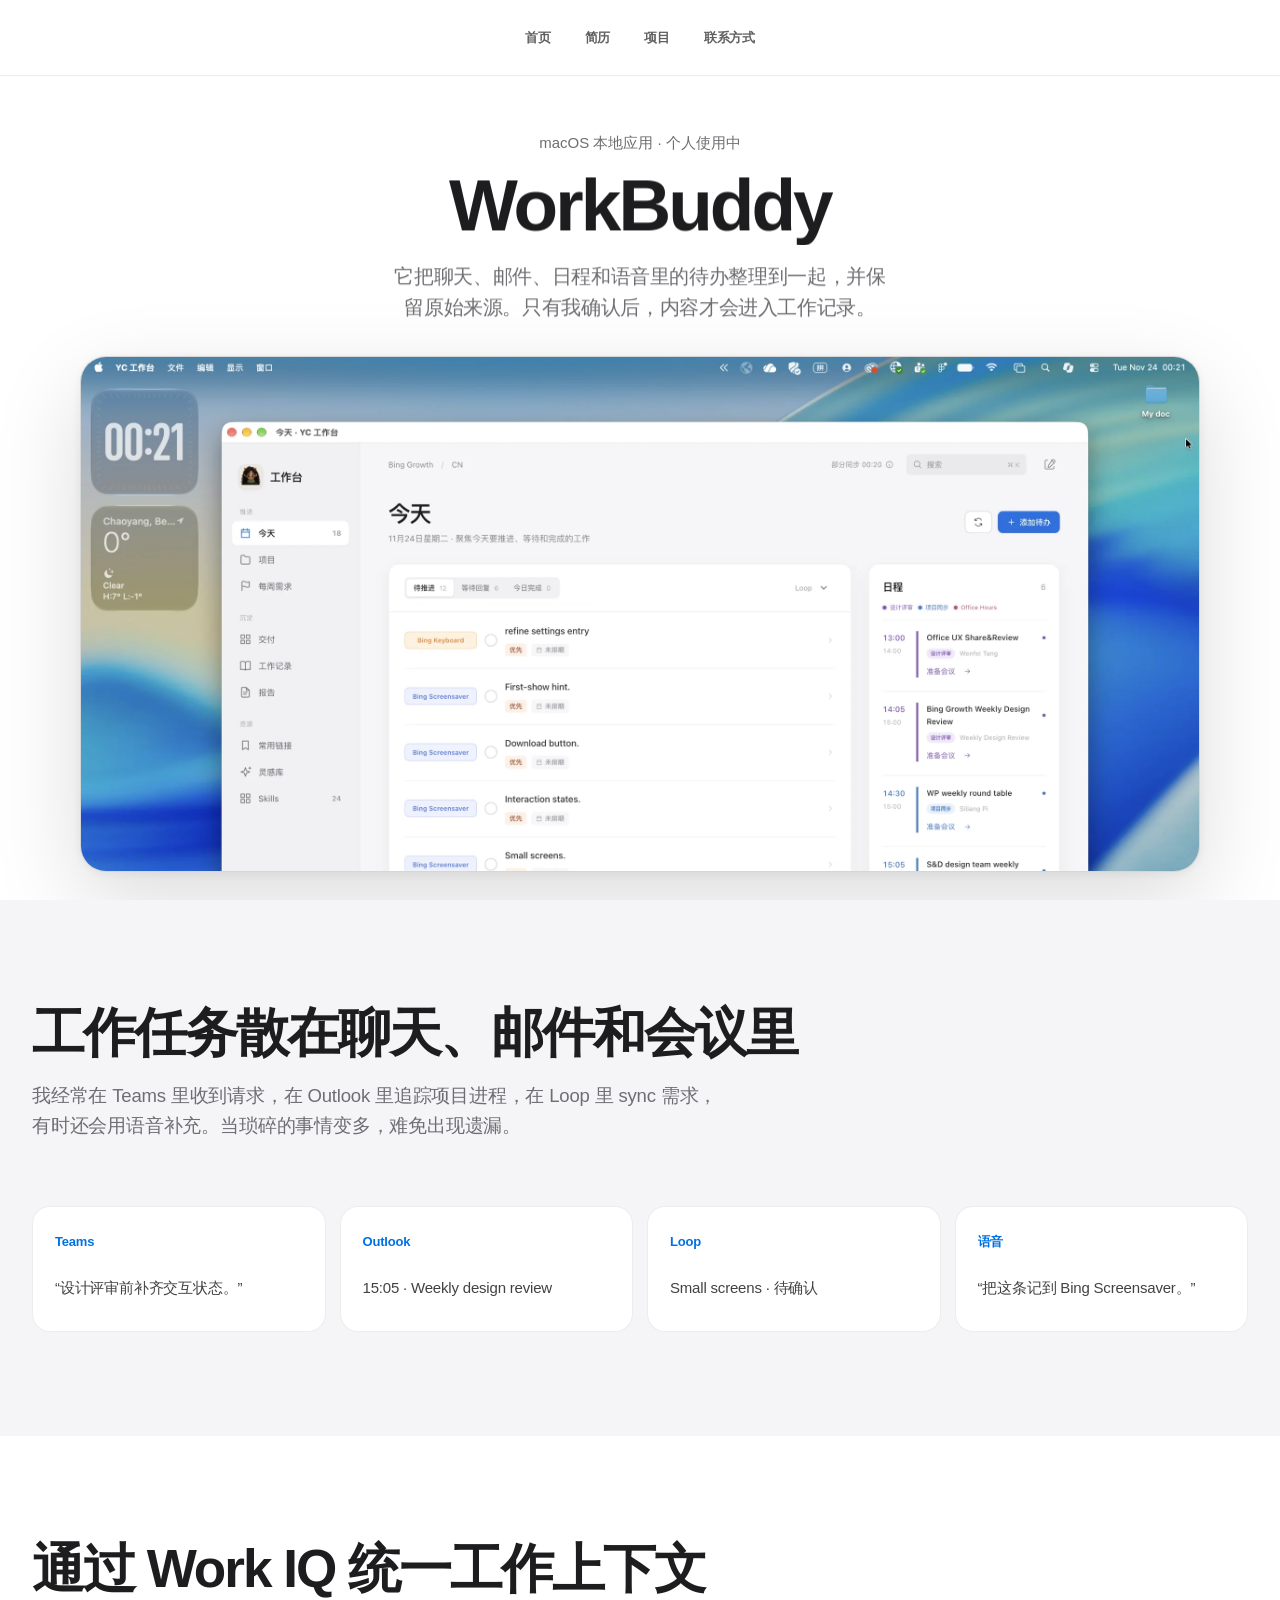
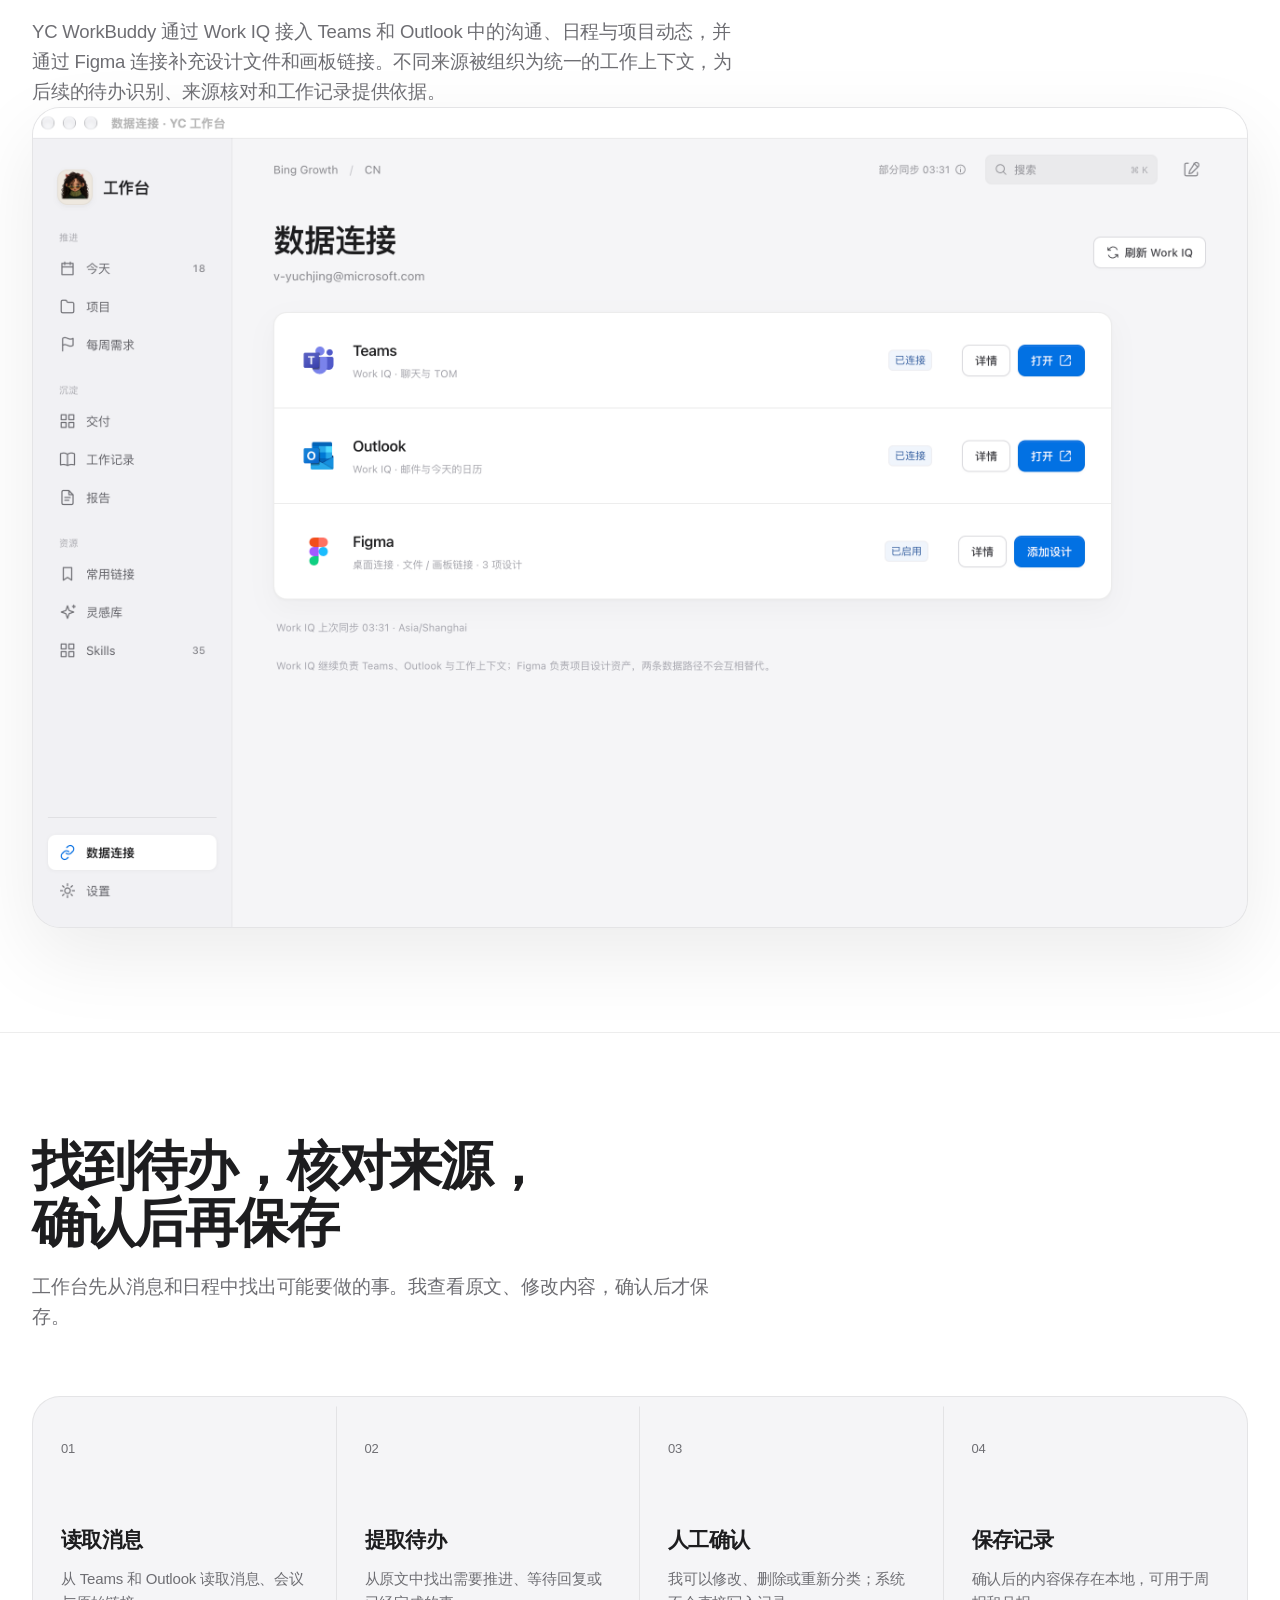
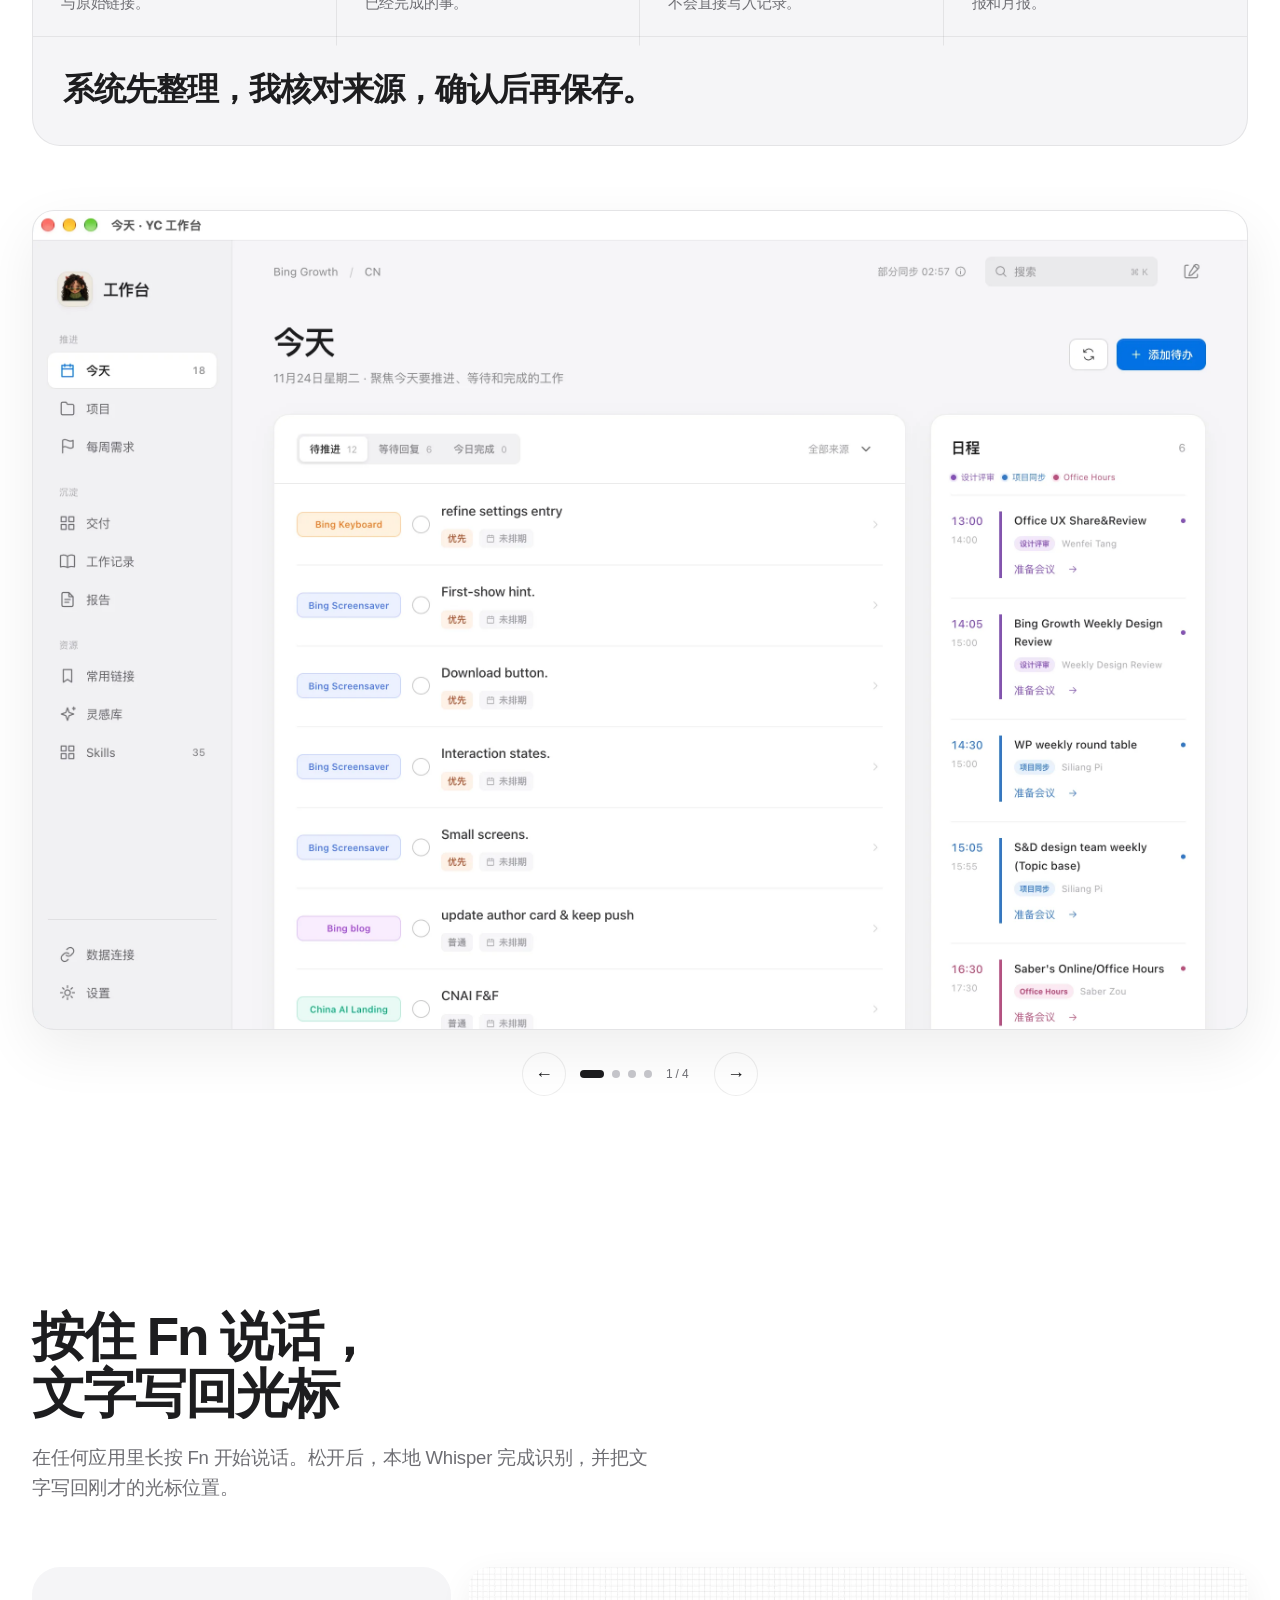
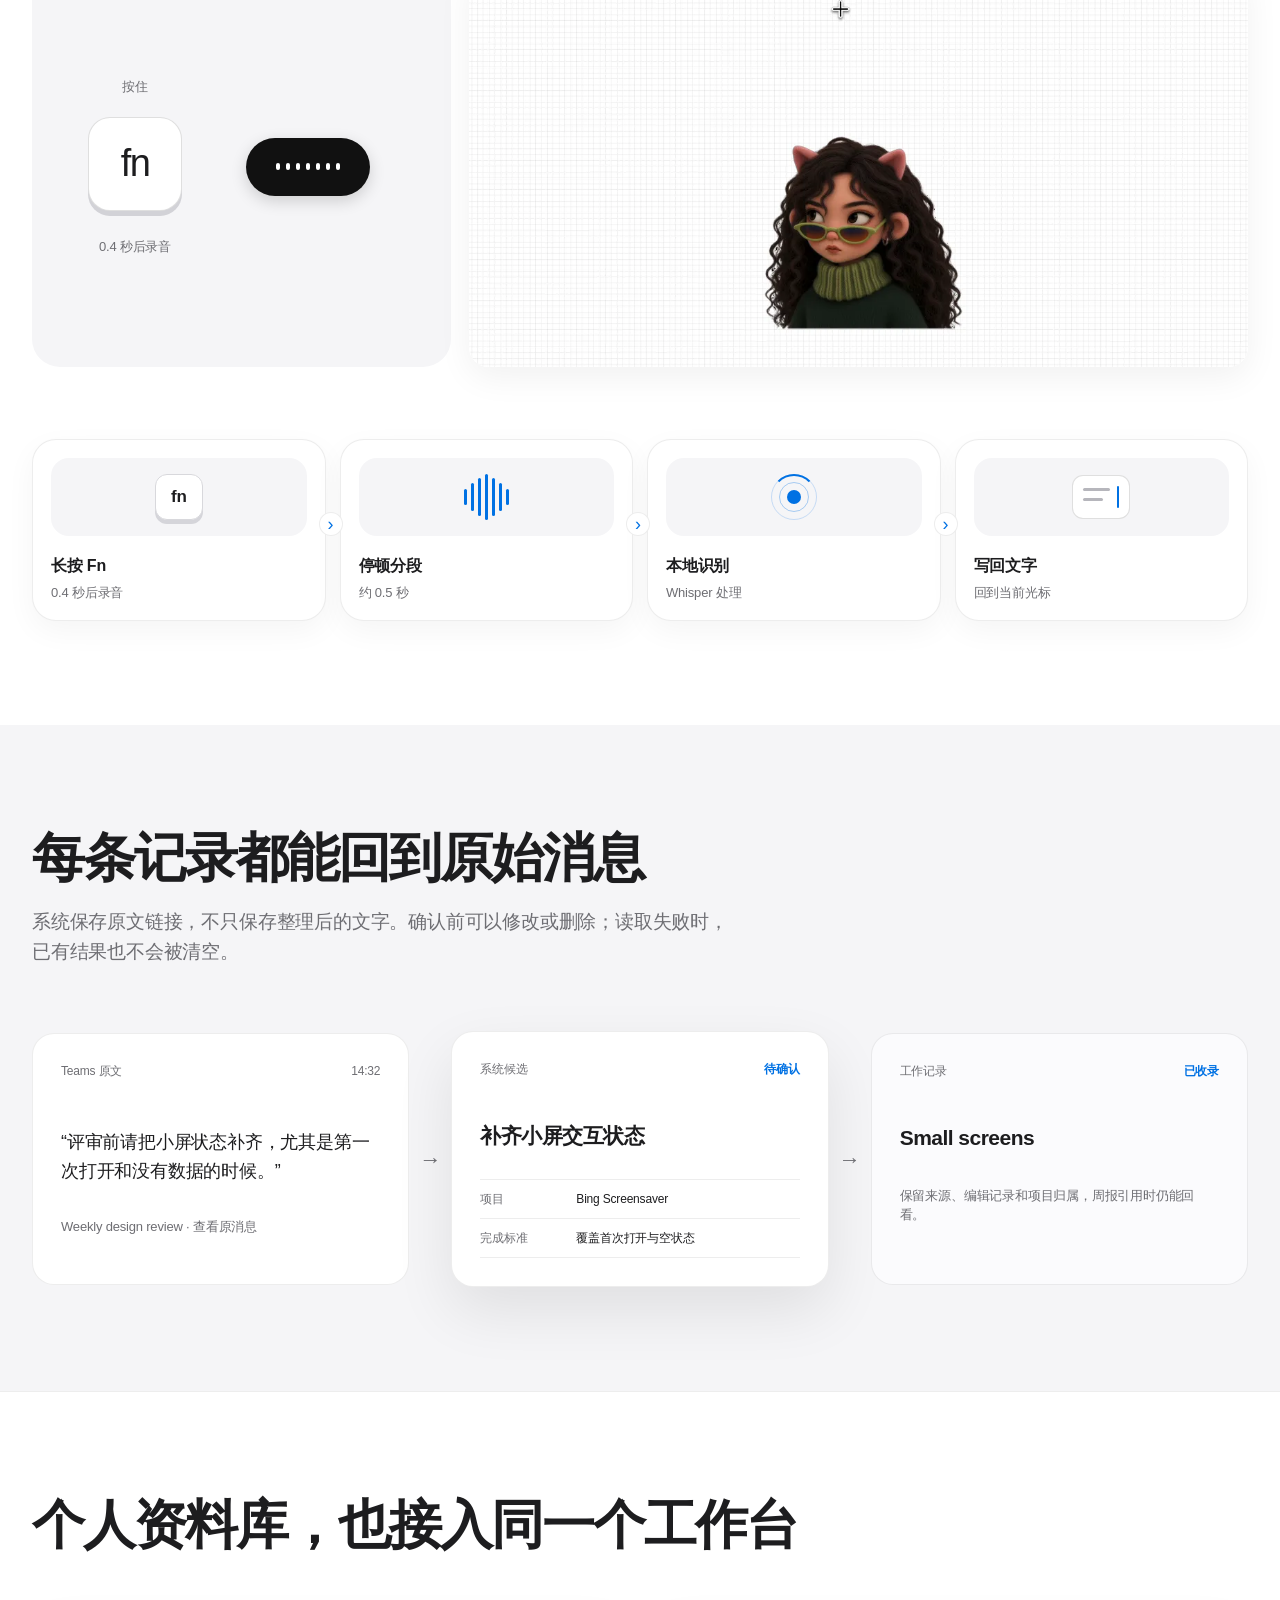
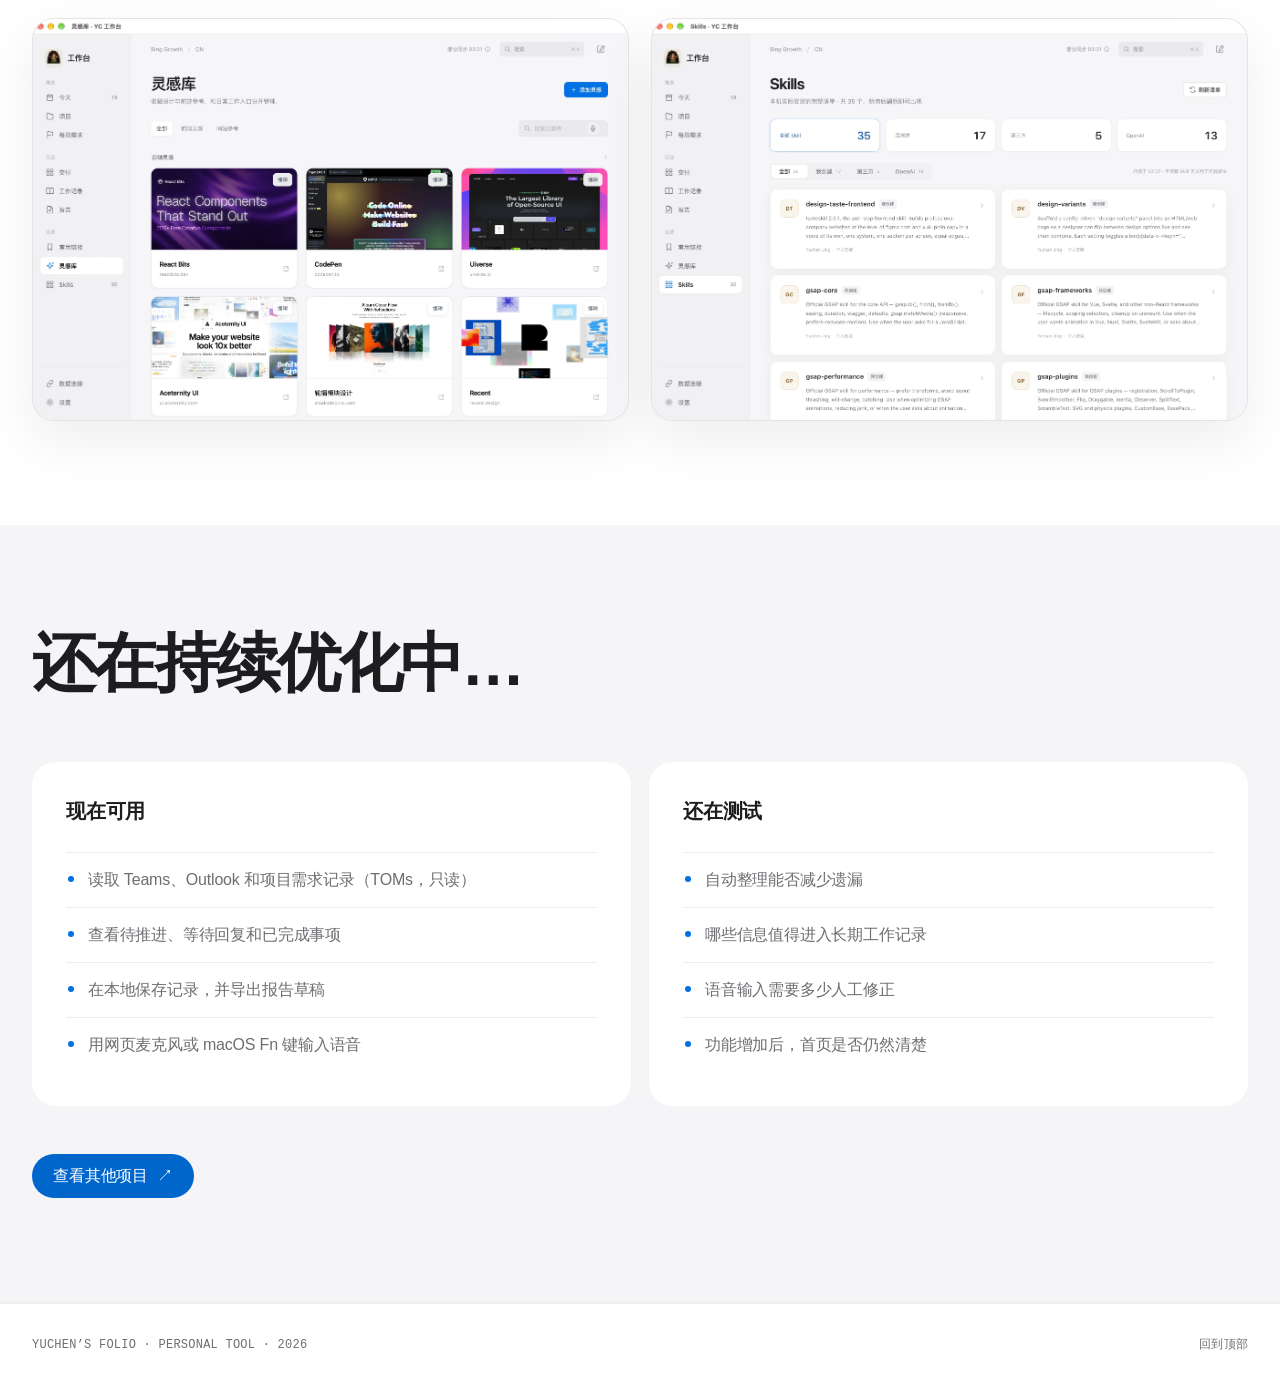
<file: yc-dashboard.html>
<!doctype html>
<html lang="zh-CN" data-type="software" data-radius="sharp" data-buttons="arrow">
  <head>
    <meta charset="UTF-8" />
    <meta name="viewport" content="width=device-width, initial-scale=1.0, viewport-fit=cover" />
    <meta name="description" content="YC WorkBuddy 把聊天、邮件、日程和语音里的待办整理到一起，保留原始来源，并在确认后保存为工作记录。" />
    <meta name="page-type" content="software" />
    <meta name="site-kind" content="software" />
    <meta name="theme-color" content="#ffffff" />
    <meta property="og:title" content="YC WorkBuddy｜个人 AI 工作流案例" />
    <meta property="og:description" content="把散落的待办整理到一起，核对来源，确认后再保存。" />
    <meta property="og:type" content="website" />
    <meta property="og:image" content="./assets/yc-dashboard-home.webp" />
    <meta name="twitter:card" content="summary_large_image" />
    <title>YC WorkBuddy｜井雨晨产品设计作品集</title>
    <link rel="icon" href="data:image/svg+xml,%3Csvg xmlns='http://www.w3.org/2000/svg' viewBox='0 0 32 32'%3E%3Crect x='4' y='4' width='24' height='24' rx='7' fill='%230071e3'/%3E%3C/svg%3E" />
    <link rel="stylesheet" href="./styles.css?v=header-menu-1" />
    <link rel="stylesheet" href="./yc-dashboard-clean.css?v=timeline-lightbox-2" />
  </head>
  <body class="yc-page case-page">
    <a class="skip-link" href="#yc-main">跳到案例正文</a>

    <header class="site-header">
      <nav class="desktop-nav" aria-label="主导航">
        <a href="./index.html#top">首页</a>
        <a href="./index.html#resume">简历</a>
        <a href="./index.html#work">项目</a>
        <a href="./index.html#contact">联系方式</a>
      </nav>
      <div class="header-actions">
        <button class="menu-button" type="button" data-menu-toggle aria-expanded="false" aria-controls="mobile-menu">
          <span>菜单</span><i aria-hidden="true"></i>
        </button>
      </div>
      <nav class="mobile-menu" id="mobile-menu" aria-label="移动端导航" hidden>
        <a href="./index.html#top">首页</a>
        <a href="./index.html#resume">简历</a>
        <a href="./index.html#work">项目</a>
        <a href="./index.html#contact">联系方式</a>
      </nav>
    </header>

    <main id="yc-main">
      <section class="yc-hero" aria-labelledby="yc-title" data-enter>
        <div class="yc-wrap yc-hero__wrap">
          <div class="yc-hero__copy">
            <p class="yc-hero__fact">macOS 本地应用 · 个人使用中</p>
            <h1 id="yc-title">WorkBuddy</h1>
            <p class="yc-hero__lede">它把聊天、邮件、日程和语音里的待办整理到一起，并保留原始来源。只有我确认后，内容才会进入工作记录。</p>
          </div>

          <figure class="yc-hero__product" aria-label="YC WorkBuddy 首页实机画面" data-hero-visual>
            <picture>
              <source media="(max-width: 720px)" srcset="./assets/yc-dashboard-home-1100.webp" type="image/webp" />
              <source srcset="./assets/yc-dashboard-home.webp" type="image/webp" />
              <img src="./assets/yc-dashboard-home.png" width="2400" height="1551" alt="YC WorkBuddy 运行在 macOS 桌面中的首页，展示日程、任务与工作概览" fetchpriority="high" decoding="async" />
            </picture>
          </figure>
        </div>
      </section>

      <section class="story-section origin-section" id="origin" aria-labelledby="origin-title">
        <div class="yc-wrap">
          <header class="section-head section-head--split">
            <h2 id="origin-title">工作任务散在聊天、邮件和会议里</h2>
            <p>我经常在 Teams 里收到请求，在 Outlook 里追踪项目进程，在 Loop 里 sync 需求，有时还会用语音补充。当琐碎的事情变多，难免出现遗漏。</p>
          </header>

          <div class="source-map">
            <div class="source-map__sources">
              <div class="source-node"><span>Teams</span><p>“设计评审前补齐交互状态。”</p></div>
              <div class="source-node"><span>Outlook</span><p>15:05 · Weekly design review</p></div>
              <div class="source-node"><span>Loop</span><p>Small screens · 待确认</p></div>
              <div class="source-node"><span>语音</span><p>“把这条记到 Bing Screensaver。”</p></div>
            </div>
          </div>
        </div>
      </section>

      <section class="story-section connections-section" id="connections" aria-labelledby="connections-title">
        <div class="yc-wrap">
          <header class="section-head section-head--split">
            <h2 id="connections-title">通过 Work IQ 统一工作上下文</h2>
            <p>YC WorkBuddy 通过 Work IQ 接入 Teams 和 Outlook 中的沟通、日程与项目动态，并通过 Figma 连接补充设计文件和画板链接。不同来源被组织为统一的工作上下文，为后续的待办识别、来源核对和工作记录提供依据。</p>
          </header>

          <figure class="connections-product" aria-label="YC WorkBuddy 的数据连接页面">
            <img src="./assets/yc-work-iq-connections.png" width="2606" height="1758" alt="数据连接页面显示 Teams、Outlook 和 Figma 已接入 YC WorkBuddy" loading="lazy" decoding="async" />
          </figure>
        </div>
      </section>

      <section class="story-section system-section" id="system" aria-labelledby="system-title" data-system-track data-scroll-moment>
        <div class="yc-wrap">
          <header class="section-head section-head--split">
            <h2 id="system-title">找到待办，核对来源，<br />确认后再保存</h2>
            <p>工作台先从消息和日程中找出可能要做的事。我查看原文、修改内容，确认后才保存。</p>
          </header>

          <div class="system-panel">
            <ol class="system-steps">
              <li><span>01</span><div><h3>读取消息</h3><p>从 Teams 和 Outlook 读取消息、会议与原始链接。</p></div></li>
              <li><span>02</span><div><h3>提取待办</h3><p>从原文中找出需要推进、等待回复或已经完成的事。</p></div></li>
              <li><span>03</span><div><h3>人工确认</h3><p>我可以修改、删除或重新分类；系统不会直接写入记录。</p></div></li>
              <li><span>04</span><div><h3>保存记录</h3><p>确认后的内容保存在本地，可用于周报和月报。</p></div></li>
            </ol>
            <p class="system-principle">系统先整理，我核对来源，确认后再保存。</p>
          </div>

          <div class="system-carousel" data-system-carousel role="region" aria-roledescription="carousel" aria-label="YC WorkBuddy 产品界面">
            <div class="system-gallery" aria-live="polite">
              <figure class="is-active" aria-label="第 1 张，共 4 张"><img src="./assets/yc-workflow-today.webp" width="2606" height="1758" alt="YC WorkBuddy 今天页面，展示待推进任务和当日日程" loading="lazy" decoding="async" /></figure>
              <figure aria-label="第 2 张，共 4 张" aria-hidden="true" inert><img src="./assets/yc-workflow-projects.webp" width="2606" height="1756" alt="YC WorkBuddy 项目页面，展示项目设计记录及其状态" loading="lazy" decoding="async" /></figure>
              <figure aria-label="第 3 张，共 4 张" aria-hidden="true" inert><img src="./assets/yc-workflow-weekly.webp" width="2606" height="1758" alt="YC WorkBuddy 每周需求页面，展示需求优先级、负责人和交付信息" loading="lazy" decoding="async" /></figure>
              <figure aria-label="第 4 张，共 4 张" aria-hidden="true" inert><img src="./assets/yc-workflow-reports.webp" width="2606" height="1758" alt="YC WorkBuddy 报告页面，展示由工作记录整理出的月报" loading="lazy" decoding="async" /></figure>
            </div>
            <div class="system-carousel__controls">
              <button class="system-carousel__arrow" type="button" data-carousel-prev aria-label="查看上一张产品界面">←</button>
              <div class="system-carousel__dots" aria-label="选择产品界面">
                <button class="is-active" type="button" data-carousel-dot="0" aria-label="查看今天页面" aria-current="true"></button>
                <button type="button" data-carousel-dot="1" aria-label="查看项目页面"></button>
                <button type="button" data-carousel-dot="2" aria-label="查看每周需求页面"></button>
                <button type="button" data-carousel-dot="3" aria-label="查看报告页面"></button>
              </div>
              <span class="system-carousel__count" data-carousel-count aria-live="polite">1 / 4</span>
              <button class="system-carousel__arrow" type="button" data-carousel-next aria-label="查看下一张产品界面">→</button>
            </div>
          </div>
        </div>
      </section>

      <section class="story-section voice-section" id="voice" aria-labelledby="voice-title">
        <div class="yc-wrap voice-layout">
          <header class="section-head">
            <h2 id="voice-title">按住 Fn 说话，<br />文字写回光标</h2>
            <p>在任何应用里长按 Fn 开始说话。松开后，本地 Whisper 完成识别，并把文字写回刚才的光标位置。</p>
          </header>

          <div class="voice-showcase">
            <div class="voice-stage">
              <div class="voice-keycap">
                <small>按住</small>
                <button class="voice-fn-button" type="button" data-voice-trigger aria-pressed="false" aria-label="按住 Fn 演示录音，松开停止">fn</button>
                <span data-voice-status aria-live="polite">0.4 秒后录音</span>
              </div>
              <div class="voice-wave" aria-hidden="true">
                <i></i><i></i><i></i><i></i><i></i><i></i><i></i>
              </div>
            </div>
            <div class="voice-demo-frame">
              <video class="voice-demo" autoplay muted loop playsinline preload="metadata" poster="assets/yc-voice-demo-poster.webp" aria-label="语音识别结果自动写回当前应用的演示视频">
                <source src="assets/yc-voice-demo.mp4" type="video/mp4" />
                你的浏览器暂不支持视频播放。
              </video>
            </div>
          </div>

          <dl class="voice-facts" aria-label="从语音触发到文字写回的四个步骤">
            <div class="voice-fact voice-fact--trigger">
              <span class="voice-fact__visual" aria-hidden="true"><span class="voice-mini-key">fn</span></span>
              <dt>长按 Fn</dt><dd>0.4 秒后录音</dd>
            </div>
            <div class="voice-fact voice-fact--segment">
              <span class="voice-fact__visual" aria-hidden="true"><span class="voice-mini-wave"><i></i><i></i><i></i><i></i><i></i><i></i><i></i></span></span>
              <dt>停顿分段</dt><dd>约 0.5 秒</dd>
            </div>
            <div class="voice-fact voice-fact--process">
              <span class="voice-fact__visual" aria-hidden="true"><span class="voice-mini-process"><i></i></span></span>
              <dt>本地识别</dt><dd>Whisper 处理</dd>
            </div>
            <div class="voice-fact voice-fact--write">
              <span class="voice-fact__visual" aria-hidden="true"><span class="voice-mini-cursor"><i></i><i></i><b></b></span></span>
              <dt>写回文字</dt><dd>回到当前光标</dd>
            </div>
          </dl>
        </div>
      </section>

      <section class="story-section control-section" id="control" aria-labelledby="control-title">
        <div class="yc-wrap">
          <header class="section-head section-head--split">
            <h2 id="control-title">每条记录都能回到原始消息</h2>
            <p>系统保存原文链接，不只保存整理后的文字。确认前可以修改或删除；读取失败时，已有结果也不会被清空。</p>
          </header>

          <div class="evidence-flow" role="img" aria-label="从 Teams 原始消息到待确认候选，再到已收录工作记录的证据链">
            <article class="evidence-card evidence-card--source">
              <div class="evidence-card__head"><span>Teams 原文</span><time>14:32</time></div>
              <blockquote>“评审前请把小屏状态补齐，尤其是第一次打开和没有数据的时候。”</blockquote>
              <p>Weekly design review · 查看原消息</p>
            </article>
            <span class="evidence-arrow" aria-hidden="true">→</span>
            <article class="evidence-card evidence-card--candidate">
              <div class="evidence-card__head"><span>系统候选</span><strong>待确认</strong></div>
              <h3>补齐小屏交互状态</h3>
              <dl><div><dt>项目</dt><dd>Bing Screensaver</dd></div><div><dt>完成标准</dt><dd>覆盖首次打开与空状态</dd></div></dl>
            </article>
            <span class="evidence-arrow" aria-hidden="true">→</span>
            <article class="evidence-card evidence-card--saved">
              <div class="evidence-card__head"><span>工作记录</span><strong>已收录</strong></div>
              <h3>Small screens</h3>
              <p>保留来源、编辑记录和项目归属，周报引用时仍能回看。</p>
            </article>
          </div>

        </div>
      </section>

      <section class="story-section resources-section" id="resources" aria-labelledby="resources-title">
        <div class="yc-wrap">
          <header class="section-head">
            <h2 id="resources-title">个人资料库，也接入同一个工作台</h2>
          </header>

          <div class="resources-gallery" role="group" aria-label="集成在 YC WorkBuddy 中的灵感库和 Skills 页面">
            <figure><img src="./assets/yc-workflow-inspiration.webp" width="2606" height="1758" alt="YC WorkBuddy 灵感库页面，以卡片整理前端灵感和网站参考" loading="lazy" decoding="async" /></figure>
            <figure><img src="./assets/yc-workflow-skills.webp" width="2606" height="1758" alt="YC WorkBuddy Skills 页面，展示本机安装的技能清单和分类" loading="lazy" decoding="async" /></figure>
          </div>
        </div>
      </section>

      <section class="case-next reality-section" id="reality" aria-labelledby="reality-title">
        <div class="yc-wrap">
          <header class="section-head">
            <h2 id="reality-title">还在持续优化中…</h2>
          </header>

          <div class="reality-grid">
            <section>
              <h3>现在可用</h3>
              <ul>
                <li>读取 Teams、Outlook 和项目需求记录（TOMs，只读）</li>
                <li>查看待推进、等待回复和已完成事项</li>
                <li>在本地保存记录，并导出报告草稿</li>
                <li>用网页麦克风或 macOS Fn 键输入语音</li>
              </ul>
            </section>
            <section>
              <h3>还在测试</h3>
              <ul>
                <li>自动整理能否减少遗漏</li>
                <li>哪些信息值得进入长期工作记录</li>
                <li>语音输入需要多少人工修正</li>
                <li>功能增加后，首页是否仍然清楚</li>
              </ul>
            </section>
          </div>

          <nav aria-label="案例结束导航"><a class="yc-button yc-button--dark" href="./index.html#work">查看其他项目 <span aria-hidden="true">↗</span></a></nav>
        </div>
      </section>
    </main>

    <footer class="yc-footer"><span>YUCHEN’S FOLIO · PERSONAL TOOL · 2026</span><a href="#yc-main">回到顶部</a></footer>

    <dialog class="image-lightbox" data-image-lightbox aria-label="图片放大预览">
      <button class="image-lightbox-close" type="button" data-image-lightbox-close aria-label="关闭图片预览">
        <span aria-hidden="true">×</span>
      </button>
      <div class="image-lightbox-stage">
        <img data-image-lightbox-image alt="" />
      </div>
    </dialog>

    <script src="./script.js?v=head-turn-4"></script>
    <script src="./vendor/gsap.min.js"></script>
    <script src="./vendor/ScrollTrigger.min.js"></script>
    <script src="./yc-dashboard.js?v=timeline-lightbox-2"></script>
  </body>
</html>
</file>
<file: styles.css>
:root {
  color-scheme: light;
  --ink: #111111;
  --paper: #f5f5f7;
  --white: #ffffff;
  --cream: #f0f1f3;
  --clay: #b84f38;
  --clay-deep: #9e3e2b;
  --orange: #e4603f;
  --pink: #ee6cb7;
  --blue: #377bd7;
  --green: #68c899;
  --yellow: #ffdc68;
  --lavender: #d8cbff;
  --line: rgba(17, 17, 17, 0.09);
  --muted: rgba(17, 17, 17, 0.58);
  --glass: rgba(255, 255, 255, 0.68);
  --glass-strong: rgba(255, 255, 255, 0.84);
  --glass-shadow: 0 18px 60px rgba(20, 24, 34, 0.09);
  --header-h: 76px;
  --sans: Inter, ui-sans-serif, -apple-system, BlinkMacSystemFont, "Segoe UI", "PingFang SC", "Noto Sans CJK SC", "Microsoft YaHei", sans-serif;
  --serif: Georgia, "Times New Roman", "Songti SC", serif;
  --mono: "SFMono-Regular", "Roboto Mono", Consolas, "Liberation Mono", monospace;
}

* { box-sizing: border-box; }

html {
  scroll-behavior: smooth;
  scroll-snap-type: y proximity;
  scroll-padding-top: 0;
  background: var(--paper);
}

html.is-coverflow-active { scroll-snap-type: none; }

body {
  margin: 0;
  overflow-x: hidden;
  color: var(--ink);
  background: var(--paper);
  font-family: var(--sans);
  font-size: 16px;
  line-height: 1.5;
  transition: color 260ms ease, background-color 260ms ease;
}

a { color: inherit; text-decoration: none; }
button { color: inherit; font: inherit; }

a:focus-visible,
button:focus-visible {
  outline: 3px solid var(--blue);
  outline-offset: 4px;
}

::selection { color: #fff; background: var(--blue); }

.skip-link {
  position: fixed;
  z-index: 1000;
  top: 10px;
  left: 10px;
  padding: 10px 14px;
  border-radius: 12px;
  color: #fff;
  background: #111;
  transform: translateY(-150%);
  transition: transform 160ms ease;
}

.skip-link:focus { transform: translateY(0); }

.site-header {
  position: sticky;
  z-index: 100;
  top: 0;
  height: var(--header-h);
  display: grid;
  grid-template-columns: 1fr auto 1fr;
  align-items: center;
  padding: 0 clamp(24px, 6vw, 88px);
  border-bottom: 0;
  background: var(--glass);
  box-shadow: inset 0 -1px rgba(17, 17, 17, 0.06);
  -webkit-backdrop-filter: blur(28px) saturate(180%);
  backdrop-filter: blur(28px) saturate(180%);
  transition: box-shadow 180ms ease, background-color 180ms ease;
}

.site-header.is-scrolled { box-shadow: 0 12px 36px rgba(20, 24, 34, 0.07), inset 0 -1px rgba(17, 17, 17, 0.05); }

.desktop-nav { grid-column: 2; display: flex; align-items: center; gap: 30px; }

.desktop-nav a {
  position: relative;
  padding: 9px 2px;
  color: var(--muted);
  font-size: 13px;
  font-weight: 700;
}

.desktop-nav a::after {
  content: "";
  position: absolute;
  right: 0;
  bottom: 4px;
  left: 0;
  height: 1px;
  background: var(--ink);
  transform: scaleX(0);
  transform-origin: right;
  transition: transform 180ms ease;
}

.desktop-nav a:hover::after,
.desktop-nav a:focus-visible::after { transform: scaleX(1); transform-origin: left; }

.header-actions {
  grid-column: 3;
  justify-self: end;
  display: flex;
  align-items: center;
  gap: 9px;
}

.menu-button {
  height: 42px;
  display: none;
  align-items: center;
  justify-content: center;
  border: 0;
  border-radius: 999px;
  color: #fff;
  background: #111;
  box-shadow: 0 6px 24px rgba(0, 0, 0, 0.14);
  -webkit-backdrop-filter: blur(20px) saturate(160%);
  backdrop-filter: blur(20px) saturate(160%);
  font-size: 13px;
  font-weight: 700;
  cursor: pointer;
}

.menu-button { min-width: 94px; gap: 12px; padding: 0 18px; }
.menu-button i,
.menu-button i::before,
.menu-button i::after { width: 17px; height: 2px; display: block; background: currentColor; transition: transform 180ms ease; }
.menu-button i { position: relative; }
.menu-button i::before,
.menu-button i::after { content: ""; position: absolute; left: 0; }
.menu-button i::before { top: -5px; }
.menu-button i::after { top: 5px; }
.menu-button[aria-expanded="true"] i { background: transparent; }
.menu-button[aria-expanded="true"] i::before { top: 0; transform: rotate(45deg); }
.menu-button[aria-expanded="true"] i::after { top: 0; transform: rotate(-45deg); }

.mobile-menu {
  position: absolute;
  top: calc(100% + 10px);
  right: clamp(24px, 6vw, 88px);
  width: min(300px, calc(100vw - 48px));
  overflow: hidden;
  border: 0;
  border-radius: 22px;
  color: var(--ink);
  background: var(--glass-strong);
  box-shadow: var(--glass-shadow);
  -webkit-backdrop-filter: blur(28px) saturate(180%);
  backdrop-filter: blur(28px) saturate(180%);
}

.mobile-menu a { display: block; padding: 18px 22px; border-bottom: 1px solid var(--line); font-weight: 800; }
.mobile-menu a:last-child { border-bottom: 0; }
.mobile-menu a:hover { color: #111; background: rgba(255, 255, 255, 0.72); }

/* Hero */

.hero {
  position: relative;
  min-height: 720px;
  height: calc(100svh - var(--header-h));
  max-height: 980px;
  overflow: hidden;
  color: #f8f2df;
  background: var(--clay);
  isolation: isolate;
}

.hero-grid {
  position: absolute;
  inset: 0;
  z-index: -1;
  opacity: 0.13;
  background-image: radial-gradient(#f7edcf 1px, transparent 1px);
  background-size: 18px 18px;
  mask-image: linear-gradient(to bottom, #000, transparent 78%);
}

.identity-chips {
  position: absolute;
  z-index: 8;
  top: 28px;
  left: 50%;
  display: flex;
  gap: 5px;
  transform: translateX(-50%);
  white-space: nowrap;
}

.identity-chips span,
.identity-chips a {
  padding: 7px 15px;
  border-radius: 999px;
  color: #f8f2df;
  background: #111;
  font-size: 13px;
  font-weight: 700;
}

.identity-chips .chip-pink { color: #111; background: var(--pink); }
.identity-chips .chip-blue { background: var(--blue); }

.hero-copy {
  position: absolute;
  z-index: 5;
  top: 15%;
  left: 50%;
  width: min(1020px, 82vw);
  text-align: center;
  transform: translateX(-50%);
}

.hero-kicker {
  margin: 0 0 10px;
  font-family: var(--mono);
  font-size: 11px;
  letter-spacing: 0.15em;
  opacity: 0.75;
}

.hero h1 {
  margin: 0;
  font-size: clamp(72px, 8.2vw, 126px);
  font-weight: 900;
  letter-spacing: -0.085em;
  line-height: 0.92;
}

@media (min-width: 821px) {
  .hero h1 { white-space: nowrap; }
}

.hero h1 em { color: var(--cream); font-family: var(--serif); font-weight: 400; letter-spacing: -0.08em; }

.hero-intro { max-width: 720px; margin: 28px auto 0; font-size: clamp(15px, 1.4vw, 20px); line-height: 1.65; }

.selection-frame {
  position: absolute;
  z-index: -1;
  top: 28px;
  right: 20px;
  left: 20px;
  height: clamp(105px, 10vw, 154px);
  border: 2px solid #7ea8ff;
  opacity: 0.9;
}

.selection-frame i { position: absolute; width: 10px; height: 10px; border: 2px solid #fff; background: var(--blue); }
.selection-frame i:nth-child(1) { top: -6px; left: -6px; }
.selection-frame i:nth-child(2) { top: -6px; right: -6px; }
.selection-frame i:nth-child(3) { right: -6px; bottom: -6px; }
.selection-frame i:nth-child(4) { bottom: -6px; left: -6px; }

.cursor-tag {
  position: absolute;
  z-index: 7;
  padding: 5px 8px;
  color: #fff;
  background: var(--pink);
  font-size: 11px;
  box-shadow: 0 2px 8px #0002;
}

.cursor-tag::before {
  content: "";
  position: absolute;
  top: -12px;
  left: -9px;
  width: 0;
  height: 0;
  border-top: 14px solid #fff;
  border-right: 6px solid transparent;
  filter: drop-shadow(1px 1px 0 #333);
  transform: rotate(-18deg);
}

.cursor-product { top: 27%; left: 13%; background: #e57a63; }
.cursor-founder { top: 23%; right: 14%; background: #3f97e6; }
.cursor-motion { top: 13%; right: 31%; background: var(--pink); }
.cursor-code { top: 46%; right: 19%; background: #4d8ed9; }

.message-card {
  position: absolute;
  z-index: 6;
  top: 39%;
  width: 270px;
  display: flex;
  align-items: flex-start;
  gap: 12px;
  padding: 14px;
  border-radius: 15px;
  color: #111;
  background: #fff;
  box-shadow: 0 10px 32px #4d1a121f;
}

.message-left { left: 4%; transform: rotate(-1deg); }
.message-right { right: 3%; transform: rotate(1deg); }
.message-card > i { flex: 0 0 30px; width: 30px; height: 30px; display: grid; place-items: center; border-radius: 50%; color: #fff; background: #111; font-style: normal; font-size: 11px; font-weight: 800; }
.message-right > i { background: var(--green); }
.message-card span { color: #777; font-size: 10px; }
.message-card p { margin: 3px 0 0; font-size: 12px; line-height: 1.4; }

.desk-world {
  position: absolute;
  z-index: 3;
  right: 5.5%;
  bottom: -115px;
  left: 5.5%;
  height: 385px;
  border: 2px solid #111;
  border-bottom: 0;
  background:
    radial-gradient(circle at 50% 14%, #ffffff66, transparent 36%),
    linear-gradient(135deg, #97d9f2 0 30%, #f7c368 30% 52%, #7cb4e2 52% 74%, #c9e7d1 74%);
  box-shadow: 0 -9px 0 #f6ead8;
}

.desk-world::before {
  content: "";
  position: absolute;
  right: 0;
  bottom: 0;
  left: 0;
  height: 64px;
  border-top: 3px solid #111;
  background: #b8754b;
}

.desk-line { position: absolute; right: 0; bottom: 28px; left: 0; height: 4px; background: #8b4e34; }

.monitor {
  position: absolute;
  bottom: 64px;
  overflow: hidden;
  border: 5px solid #20211f;
  border-radius: 10px;
  background: #171917;
  box-shadow: 0 20px 0 -10px #252522;
}

.monitor-left { left: 15%; width: 29%; height: 218px; transform: rotate(-2deg); }
.monitor-center { z-index: 2; left: 38%; width: 25%; height: 240px; }
.monitor-right { right: 13%; width: 29%; height: 218px; transform: rotate(2deg); }
.monitor-bar { height: 20px; display: flex; align-items: center; gap: 4px; padding-left: 7px; background: #2e302d; }
.monitor-bar i { width: 6px; height: 6px; border-radius: 50%; background: #777; }
.monitor-bar i:first-child { background: #ff705c; }

.design-board { position: relative; height: calc(100% - 20px); background: #e9e3d8; }
.board-nav { position: absolute; top: 0; bottom: 0; left: 0; width: 25%; background: #343635; }
.design-board div { position: absolute; top: 20%; right: 8%; left: 33%; display: grid; grid-template-columns: repeat(3, 1fr); gap: 7px; }
.design-board div i { height: 85px; border-radius: 5px; background: linear-gradient(150deg, var(--blue), #9bd4ef); }
.design-board div i:nth-child(2) { background: linear-gradient(150deg, var(--pink), #f4b6d6); }
.design-board div i:nth-child(3) { background: linear-gradient(150deg, var(--green), #c6eedb); }
.design-board b { position: absolute; right: 11%; bottom: 14%; width: 46%; height: 6px; background: #aaa; box-shadow: 0 13px #c7c2ba; }

.center-screen { height: calc(100% - 20px); display: grid; place-content: center; text-align: center; color: #111; background: #f4eee1; }
.center-screen span { font-family: var(--mono); font-size: 12px; letter-spacing: 0.2em; }
.center-screen strong { font-size: 40px; line-height: 1; }
.center-screen small { margin-top: 13px; font-family: var(--mono); font-size: 7px; letter-spacing: 0.12em; }

.code-board { height: calc(100% - 20px); padding: 25px; background: #161d20; }
.code-board i { display: block; width: 77%; height: 6px; margin: 0 0 14px; border-radius: 4px; background: #6aa6c9; box-shadow: 14px 0 0 #6aa6c9; }
.code-board i:nth-child(2n) { width: 52%; margin-left: 23px; background: #dc77bd; box-shadow: 31px 0 0 #efc96b; }
.code-board i:nth-child(3n) { width: 66%; margin-left: 10px; background: #81c993; }

.sticky {
  position: absolute;
  z-index: 5;
  width: 120px;
  min-height: 112px;
  padding: 18px 14px;
  color: #111;
  font-size: 14px;
  line-height: 1.2;
  box-shadow: 0 11px 22px #4d281524;
}

.sticky::before { content: ""; position: absolute; top: -7px; left: 32%; width: 55px; height: 16px; background: #f6e8d1aa; transform: rotate(-5deg); }
.sticky-yellow { top: -20px; left: -10px; background: var(--yellow); transform: rotate(-7deg); }
.sticky-yellow span { position: absolute; right: 10px; bottom: 8px; }
.sticky-blue { top: -32px; left: 31%; background: #a7d8f6; transform: rotate(-5deg); }
.sticky-green { top: -12px; right: -4px; background: #98e78a; transform: rotate(5deg); }

.scroll-cue {
  position: absolute;
  z-index: 10;
  right: 34px;
  bottom: 22px;
  display: flex;
  align-items: center;
  gap: 10px;
  color: #111;
  font-family: var(--mono);
  font-size: 9px;
  font-weight: 700;
  letter-spacing: 0.12em;
}

.scroll-cue i { width: 34px; height: 34px; display: grid; place-items: center; border: 1px solid #111; border-radius: 50%; background: var(--yellow); }
.scroll-cue i::before { content: "↓"; font-style: normal; font-size: 16px; animation: bob 1.6s ease-in-out infinite; }

@keyframes bob { 50% { transform: translateY(4px); } }

/* Intro statement */

.statement {
  position: relative;
  min-height: 100svh;
  height: 100dvh;
  display: grid;
  align-items: center;
  padding: calc(var(--header-h) + 38px) clamp(24px, 7vw, 110px) 54px;
  color: #111;
  background: #fff;
}

.statement-inner {
  position: relative;
  width: 100%;
  max-width: 1100px;
  margin: 0 auto;
}

.collab-cursor {
  position: fixed;
  z-index: 120;
  top: 0;
  left: 0;
  display: none;
  width: 22px;
  height: 22px;
  color: #111;
  pointer-events: none;
  opacity: 0;
  transform: translate3d(-100px, -100px, 0);
  transition: opacity 120ms ease;
  will-change: transform;
}

.collab-cursor svg {
  display: block;
  filter: drop-shadow(0 1px 2px rgba(0, 0, 0, 0.3));
}

.collab-cursor span {
  position: absolute;
  top: 16px;
  left: 16px;
  padding: 5px 8px;
  border-radius: 4px;
  color: #fff;
  background: #111;
  font-size: 12px;
  font-weight: 600;
  line-height: 1;
  white-space: nowrap;
  transition: background-color 180ms ease, transform 220ms cubic-bezier(0.22, 1, 0.36, 1);
}

.collab-cursor.is-edge-right span { right: 16px; left: auto; }
.collab-cursor.is-edge-bottom span { top: auto; bottom: 16px; }
.is-cursor-active .collab-cursor { opacity: 1; }
.collab-cursor.is-hot span { background: var(--orange); transform: scale(1.04); }

html.is-cursor-enabled,
html.is-cursor-enabled * { cursor: none !important; }
html.is-cursor-enabled .collab-cursor { display: block; }

.statement-copy {
  margin: 0;
  color: #111;
  font-size: clamp(34px, 3.3vw, 50px);
  font-weight: 500;
  letter-spacing: -0.025em;
  line-height: 1.35;
  text-align: left;
}

.statement-emoji {
  display: inline-block;
  margin-inline: 0.04em;
  font-size: 0.9em;
  transform-origin: 50% 80%;
  transition: transform 360ms cubic-bezier(0.22, 1, 0.36, 1);
}

.profile-pill {
  position: relative;
  display: inline-flex;
  align-items: center;
  gap: 0.3em;
  margin: 0 0.12em;
  padding: 0.1em 0.55em 0.1em 0.14em;
  border: 1px solid rgba(17, 17, 17, 0.22);
  border-radius: 999px;
  color: #111;
  background: #fff;
  box-shadow: inset 0 1px rgba(255, 255, 255, 0.8), 0 6px 16px -10px rgba(0, 0, 0, 0.25);
  font-size: 0.62em;
  font-weight: 600;
  letter-spacing: -0.01em;
  line-height: 1;
  vertical-align: -0.18em;
  white-space: nowrap;
  transition: transform 420ms cubic-bezier(0.22, 1, 0.36, 1), box-shadow 220ms ease, color 180ms ease, background-color 220ms ease;
}

.profile-pill::after {
  content: "";
  position: absolute;
  z-index: 20;
  left: 50%;
  bottom: calc(100% + 14px);
  width: clamp(160px, 15vw, 230px);
  aspect-ratio: 16 / 10;
  border: 5px solid #fff;
  border-radius: 14px;
  background: var(--profile-preview) center / cover no-repeat #111;
  box-shadow: 0 28px 50px -18px rgba(0, 0, 0, 0.45), 0 0 0 1px rgba(17, 17, 17, 0.12);
  opacity: 0;
  pointer-events: none;
  transform: translate(-50%, 14px) rotate(-5deg) scale(0.55);
  transform-origin: 50% 100%;
  transition: transform 480ms cubic-bezier(0.22, 1, 0.36, 1), opacity 180ms ease;
}

.profile-pill::before {
  content: "";
  position: absolute;
  z-index: 21;
  left: 50%;
  bottom: calc(100% + 6px);
  width: 12px;
  height: 12px;
  border-radius: 2px;
  background: #fff;
  transform: translateX(-50%) rotate(45deg) scale(0);
  transition: transform 280ms cubic-bezier(0.22, 1, 0.36, 1) 40ms;
}

.profile-icon {
  width: 1.55em;
  height: 1.55em;
  flex: 0 0 auto;
  display: block;
  border-radius: 50%;
  background: #111;
  object-fit: cover;
  object-position: var(--profile-icon-position, center);
  transition: transform 440ms cubic-bezier(0.22, 1, 0.36, 1);
}

.profile-pill-dark {
  color: #fff;
  background: #111;
  border-color: #111;
}

.profile-pill-dark .profile-icon { background: #fff; }

.statement-actions {
  max-width: 820px;
  display: flex;
  flex-wrap: wrap;
  gap: 28px;
  margin-top: 36px;
}

.statement-actions a {
  position: relative;
  padding: 4px 0;
  color: #111;
  font-size: 13px;
  font-weight: 700;
  letter-spacing: 0.04em;
}

.statement-actions a::after {
  content: "";
  position: absolute;
  right: 0;
  bottom: 1px;
  left: 0;
  height: 1px;
  background: currentColor;
  transform: scaleX(0.22);
  transform-origin: left;
  transition: transform 180ms ease;
}

.statement-actions a:hover::after,
.statement-actions a:focus-visible::after { transform: scaleX(1); }

@media (hover: hover) and (pointer: fine) and (prefers-reduced-motion: no-preference) {
  .statement-emoji:hover { transform: scale(1.3) rotate(-7deg); }
  .profile-pill:hover {
    color: #111;
    border-color: transparent;
    background: linear-gradient(#fff, #fff) padding-box, linear-gradient(120deg, var(--orange), var(--pink) 50%, var(--blue)) border-box;
    box-shadow: 0 14px 28px -14px rgba(228, 96, 63, 0.55);
    transform: translateY(-3px);
  }
  .profile-pill-dark:hover {
    color: #fff;
    background: linear-gradient(#111, #111) padding-box, linear-gradient(120deg, var(--orange), var(--pink) 50%, var(--blue)) border-box;
  }
  .profile-pill:hover .profile-icon { transform: rotate(-12deg) scale(1.1); }
  .profile-pill:hover::after { opacity: 1; transform: translate(-50%, 0) rotate(-4deg) scale(1); }
  .profile-pill:hover::before { transform: translateX(-50%) rotate(45deg) scale(1); }
}

.profile-pill:focus-visible {
  color: #111;
  border-color: transparent;
  background: linear-gradient(#fff, #fff) padding-box, linear-gradient(120deg, var(--orange), var(--pink) 50%, var(--blue)) border-box;
  box-shadow: 0 14px 28px -14px rgba(228, 96, 63, 0.55);
  transform: translateY(-3px);
}

.profile-pill-dark:focus-visible {
  color: #fff;
  background: linear-gradient(#111, #111) padding-box, linear-gradient(120deg, var(--orange), var(--pink) 50%, var(--blue)) border-box;
}

.profile-pill:focus-visible .profile-icon { transform: rotate(-12deg) scale(1.1); }
.profile-pill:focus-visible::after { opacity: 1; transform: translate(-50%, 0) rotate(-4deg) scale(1); }
.profile-pill:focus-visible::before { transform: translateX(-50%) rotate(45deg) scale(1); }

.career-screen {
  min-height: 100svh;
  height: auto;
  padding: calc(var(--header-h) + clamp(58px, 7vw, 104px)) clamp(24px, 7vw, 110px) clamp(96px, 10vw, 160px);
  color: #111;
  background-color: #f7f7f9;
  background-image: radial-gradient(rgba(17, 17, 17, 0.075) 0.75px, transparent 0.75px);
  background-size: 18px 18px;
}

.resume-shell {
  width: 100%;
  max-width: 1320px;
  margin: 0 auto;
}

.resume-hero {
  display: grid;
  grid-template-columns: minmax(0, 1.35fr) minmax(390px, 0.65fr);
  align-items: end;
  justify-content: space-between;
  gap: clamp(48px, 7vw, 112px);
  padding-bottom: clamp(52px, 6vw, 84px);
}

.resume-heading h2,
.resume-background h3 {
  margin: 0;
  font-weight: 780;
  letter-spacing: -0.055em;
}

.resume-heading h2 {
  margin-bottom: 20px;
  font-size: clamp(22px, 2vw, 30px);
}

.resume-period {
  margin: 0;
  font-size: clamp(64px, 8vw, 126px);
  font-weight: 650;
  letter-spacing: -0.082em;
  line-height: 0.82;
  white-space: nowrap;
}

.resume-caption {
  margin: 24px 0 0;
  color: rgba(17, 17, 17, 0.42);
  font-family: var(--mono);
  font-size: 9px;
  font-weight: 700;
  letter-spacing: 0.18em;
}

.resume-stats {
  display: grid;
  grid-template-columns: repeat(2, minmax(0, 1fr));
  gap: clamp(30px, 4vw, 64px);
  margin: 0 0 4px;
}

.resume-stats div { min-width: 0; }

.resume-stats dt {
  margin: 0;
  font-size: clamp(17px, 1.55vw, 23px);
  font-weight: 800;
  letter-spacing: -0.045em;
}

.resume-stats dd {
  margin: 10px 0 0;
  color: rgba(17, 17, 17, 0.47);
  font-size: 12px;
  line-height: 1.55;
}

.experience-list {
  position: relative;
  margin: 0;
  padding: 0;
  border-top: 1px solid rgba(17, 17, 17, 0.14);
  list-style: none;
}

.experience-list::before {
  content: "";
  position: absolute;
  z-index: 0;
  top: 0;
  bottom: 0;
  left: 25px;
  width: 1px;
  background: rgba(17, 17, 17, 0.12);
}

.experience-item {
  position: relative;
  border-bottom: 1px solid rgba(17, 17, 17, 0.14);
}

.experience-item::before {
  content: "";
  position: absolute;
  z-index: 2;
  top: 35px;
  left: 21px;
  width: 9px;
  height: 9px;
  border: 3px solid #f7f7f9;
  border-radius: 50%;
  background: rgba(17, 17, 17, 0.3);
}

.experience-item.is-open::before {
  background: #111;
  box-shadow: 0 0 0 4px rgba(17, 17, 17, 0.06);
}

.experience-row {
  position: relative;
  z-index: 1;
  display: grid;
  grid-template-columns: 54px 160px minmax(0, 1fr) 48px;
  gap: 18px;
  align-items: start;
  padding: 32px 0 30px;
}

.experience-index,
.experience-date {
  color: rgba(17, 17, 17, 0.43);
  font-family: var(--mono);
  font-size: 10px;
  font-weight: 700;
  letter-spacing: 0.06em;
  line-height: 15px;
}

.experience-index { padding-top: 3px; }
.experience-date { padding-top: 4px; }

.experience-copy h3 {
  margin: 0;
  font-size: clamp(23px, 2vw, 31px);
  font-weight: 780;
  letter-spacing: -0.055em;
  line-height: 1.1;
}

.experience-role {
  margin: 9px 0 13px;
  color: rgba(17, 17, 17, 0.57);
  font-size: 13px;
  font-weight: 650;
}

.experience-summary {
  max-width: 800px;
  margin: 0;
  color: rgba(17, 17, 17, 0.57);
  font-size: 13px;
  line-height: 1.7;
}

.experience-toggle {
  position: relative;
  width: 44px;
  height: 44px;
  margin-top: 1px;
  padding: 0;
  border: 1px solid rgba(17, 17, 17, 0.17);
  border-radius: 50%;
  color: #111;
  background: rgba(255, 255, 255, 0.38);
  cursor: pointer;
  transition: color 180ms ease, background-color 180ms ease, transform 180ms ease;
}

.experience-toggle:hover { transform: translateY(-2px); }
.experience-toggle:active { transform: translateY(0); }
.experience-item.is-open .experience-toggle { color: #fff; background: #111; border-color: #111; }

.experience-toggle-symbol::before,
.experience-toggle-symbol::after {
  content: "";
  position: absolute;
  top: 50%;
  left: 50%;
  width: 12px;
  height: 1px;
  background: currentColor;
  transform: translate(-50%, -50%);
  transition: transform 220ms cubic-bezier(.22,1,.36,1);
}

.experience-toggle-symbol::after { transform: translate(-50%, -50%) rotate(90deg); }
.experience-item.is-open .experience-toggle-symbol::after { transform: translate(-50%, -50%) rotate(0deg); }

.experience-panel {
  display: grid;
  grid-template-rows: 0fr;
  margin: 0 48px 0 250px;
  opacity: 0;
  transition: grid-template-rows 420ms cubic-bezier(.22,1,.36,1), opacity 260ms ease;
}

.experience-item.is-open .experience-panel { grid-template-rows: 1fr; opacity: 1; }

.experience-panel-inner {
  min-height: 0;
  overflow: hidden;
  display: grid;
  grid-template-columns: minmax(0, 0.85fr) minmax(0, 1.15fr);
  gap: clamp(42px, 6vw, 88px);
  padding: 0;
  transition: padding-bottom 420ms cubic-bezier(.22,1,.36,1);
}

.experience-item.is-open .experience-panel-inner { padding-bottom: 34px; }

.experience-panel-inner--timeline {
  display: block;
}

.microsoft-projects {
  min-width: 0;
}

.microsoft-project {
  display: grid;
  grid-template-columns: 142px minmax(0, 1fr);
  gap: 28px;
  padding: 30px 0;
  border-top: 1px solid rgba(17, 17, 17, 0.1);
}

.microsoft-project:first-child {
  padding-top: 0;
  border-top: 0;
}

.microsoft-project-time {
  padding-top: 4px;
  color: rgba(17, 17, 17, 0.55);
  font-family: var(--mono);
  font-size: 10px;
  font-weight: 700;
  letter-spacing: 0.06em;
  line-height: 1.5;
}

.microsoft-project-copy {
  min-width: 0;
}

.microsoft-project-copy h4 {
  margin: 0;
  color: #111;
  font-size: clamp(18px, 1.6vw, 23px);
  font-weight: 760;
  letter-spacing: -0.035em;
  line-height: 1.2;
}

.microsoft-project-points {
  display: grid;
  gap: 10px;
  max-width: 78ch;
  margin: 18px 0 0;
  padding: 0;
  list-style: none;
}

.microsoft-project-points li {
  position: relative;
  margin: 0;
  padding-left: 16px;
  color: rgba(17, 17, 17, 0.72);
  font-size: 13px;
  line-height: 1.75;
}

.microsoft-project-points li::before {
  content: "";
  position: absolute;
  top: 0.73em;
  left: 0;
  width: 4px;
  height: 4px;
  border-radius: 50%;
  background: currentColor;
}

.experience-label {
  margin: 0 0 16px;
  color: rgba(17, 17, 17, 0.4);
  font-family: var(--mono);
  font-size: 9px;
  font-weight: 700;
  letter-spacing: 0.13em;
}

.experience-overview > p:not(.experience-label) {
  margin: 0;
  color: rgba(17, 17, 17, 0.7);
  font-size: 13px;
  line-height: 1.8;
}

.experience-tags,
.education-tags {
  display: flex;
  flex-wrap: wrap;
  gap: 7px;
  margin: 0;
  padding: 0;
  list-style: none;
}

.experience-tags { margin-top: 20px; }

.experience-tags li,
.education-tags li {
  padding: 6px 10px;
  border-radius: 999px;
  color: rgba(17, 17, 17, 0.62);
  background: rgba(17, 17, 17, 0.055);
  font-size: 10px;
  line-height: 1;
}

.experience-duties ol {
  margin: 0;
  padding: 0;
  list-style: none;
  counter-reset: duty;
}

.experience-duties li {
  display: grid;
  grid-template-columns: 30px 1fr;
  gap: 10px;
  padding: 9px 0;
  border-bottom: 1px solid rgba(17, 17, 17, 0.08);
  color: rgba(17, 17, 17, 0.68);
  font-size: 12px;
  line-height: 1.55;
  counter-increment: duty;
}

.experience-duties li::before {
  content: counter(duty, decimal-leading-zero);
  color: rgba(17, 17, 17, 0.34);
  font-family: var(--mono);
  font-size: 9px;
}

.resume-background {
  display: grid;
  grid-template-columns: minmax(0, 1fr);
  padding-top: clamp(86px, 10vw, 148px);
}

.resume-background h3 {
  margin-bottom: 26px;
  font-size: clamp(24px, 2.4vw, 34px);
}

.resume-profile p {
  max-width: 32ch;
  margin: 0;
  color: rgba(17, 17, 17, 0.62);
  font-size: 14px;
  line-height: 1.95;
}

.education-list {
  margin: 0;
  padding: 0;
  border-top: 1px solid rgba(17, 17, 17, 0.14);
  list-style: none;
}

.education-item {
  display: grid;
  grid-template-columns: 130px minmax(0, 1fr);
  gap: 28px;
  padding: 24px 0 25px;
  border-bottom: 1px solid rgba(17, 17, 17, 0.12);
}

.education-item time {
  padding-top: 3px;
  color: rgba(17, 17, 17, 0.43);
  font-family: var(--mono);
  font-size: 10px;
  font-weight: 700;
  letter-spacing: 0.04em;
}

.education-item h4 {
  margin: 0;
  font-size: 17px;
  font-weight: 760;
  letter-spacing: -0.04em;
  line-height: 1.35;
}

.education-item p {
  margin: 6px 0 15px;
  color: rgba(17, 17, 17, 0.54);
  font-size: 12px;
  line-height: 1.6;
}

.visually-hidden {
  position: absolute;
  width: 1px;
  height: 1px;
  overflow: hidden;
  clip: rect(0 0 0 0);
  clip-path: inset(50%);
  white-space: nowrap;
}

/* Work */

.work {
  position: relative;
  padding: 0 clamp(24px, 7vw, 110px);
  color: var(--ink);
  background: var(--paper);
}

.eyebrow { display: flex; align-items: center; gap: 10px; margin: 0 0 16px; color: var(--muted); font-family: var(--mono); font-size: 10px; letter-spacing: 0.12em; text-transform: uppercase; }
.eyebrow b { padding: 3px 10px; border-radius: 999px; color: #111; background: rgba(255, 255, 255, 0.78); box-shadow: 0 6px 20px rgba(20, 24, 34, 0.06); }
.eyebrow i { width: 6px; height: 6px; border-radius: 50%; background: #111; }

.project-progress {
  position: sticky;
  z-index: 20;
  top: calc(var(--header-h) + 62px);
  width: fit-content;
  height: 0;
  display: flex;
  align-items: flex-end;
  margin: 0 clamp(24px, 7vw, 110px) 0 auto;
  color: var(--ink);
  pointer-events: none;
  opacity: 0;
  visibility: hidden;
  transition: opacity 180ms ease, visibility 180ms ease;
}

.project-progress.is-active {
  opacity: 1;
  visibility: visible;
}

.project-progress.is-returning-up {
  opacity: 0;
  visibility: hidden;
  transition: none;
}

.project-progress strong {
  font-size: 80px;
  font-weight: 760;
  line-height: 0.72;
  letter-spacing: -0.08em;
}

.project-progress span {
  margin: 0 0 0 12px;
  color: var(--muted);
  font-family: var(--mono);
  font-size: 16px;
}

.project-progress.is-more-work strong {
  font-size: 60px;
  line-height: 0.92;
  letter-spacing: -0.04em;
  white-space: nowrap;
}

.project-progress.is-more-work span {
  display: none;
}

.project-stack { max-width: 1320px; margin: 0 auto; }

.project-slide {
  min-height: 100svh;
  height: 100dvh;
  display: grid;
  grid-template-rows: auto minmax(0, 1fr);
  align-content: center;
  gap: clamp(24px, 3.2vh, 36px);
  padding: calc(var(--header-h) + clamp(24px, 4vh, 44px)) 0 clamp(28px, 5vh, 54px);
  scroll-snap-align: start;
  scroll-snap-stop: always;
}

[data-scroll-screen] {
  scroll-snap-align: start;
  scroll-snap-stop: always;
}

.project-story {
  position: relative;
  display: block;
  padding-top: 0;
}

.project-story > p {
  width: fit-content;
  margin: 0 0 clamp(26px, 3.5vh, 42px);
  padding: 0;
  color: var(--muted);
  background: transparent;
  font-family: var(--mono);
  font-size: 10px;
  font-weight: 750;
  letter-spacing: 0.11em;
}

.project-story > div:not(.project-story-index) {
  display: block;
  padding-right: clamp(170px, 18vw, 238px);
}

.project-story h3 {
  margin: 0;
  color: var(--ink);
  font-size: clamp(46px, 4.8vw, 72px);
  font-weight: 760;
  letter-spacing: -0.07em;
  line-height: 0.95;
}

.project-story > div:not(.project-story-index) > span {
  max-width: 430px;
  padding-bottom: 8px;
  color: var(--muted);
  font-size: 15px;
  line-height: 1.72;
}

.project-card {
  --card-accent: var(--orange);
  --card-surface: var(--white);
  position: relative;
  isolation: isolate;
  top: auto;
  scroll-margin-top: calc(var(--header-h) + 70px);
  min-height: 0;
  height: 100%;
  display: grid;
  grid-template-columns: minmax(330px, 0.8fr) minmax(480px, 1.2fr);
  gap: clamp(32px, 5vw, 74px);
  align-items: center;
  margin: 0;
  padding: clamp(30px, 3.4vw, 50px);
  border: 1px solid var(--line);
  border-radius: 38px;
  background: var(--card-surface);
  box-shadow: 0 24px 70px rgba(20, 24, 34, 0.06);
  -webkit-backdrop-filter: none;
  backdrop-filter: none;
}

.project-motion { --card-accent: #9cbdb0; }
.project-search { --card-accent: #9bdc69; }
.project-lab { --card-accent: #c4c7bc; margin-bottom: 0; }

.folder-tab {
  position: absolute;
  z-index: -1;
  top: -47px;
  left: 0;
  width: 260px;
  height: 49px;
  display: flex;
  align-items: center;
  gap: 10px;
  padding: 0 18px;
  border: 0;
  border-radius: 22px 22px 0 0;
  color: #111;
  background: #fff;
  box-shadow:
    0 -18px 38px rgba(20, 24, 34, 0.055),
    inset 0 1px rgba(255, 255, 255, 0.9),
    inset 1px 0 rgba(255, 255, 255, 0.8),
    inset -1px 0 rgba(255, 255, 255, 0.8);
  -webkit-backdrop-filter: none;
  backdrop-filter: none;
  font-family: var(--mono);
  font-size: 11px;
}

.folder-tab b { width: 29px; height: 26px; display: grid; place-items: center; border-radius: 9px; color: #fff; background: #111; }
.folder-tab span { overflow: hidden; text-overflow: ellipsis; white-space: nowrap; }

.project-copy { position: relative; z-index: 2; }
.project-type { margin: 0 0 20px; color: var(--muted); font-family: var(--mono); font-size: 10px; letter-spacing: 0.11em; text-transform: uppercase; }
.project-copy h4 { margin: 0; color: var(--ink); font-size: clamp(42px, 4.5vw, 68px); font-weight: 680; letter-spacing: -0.065em; line-height: 0.95; }
.project-summary { max-width: 490px; margin: 28px 0; color: var(--muted); font-size: 16px; line-height: 1.7; }

.project-tags { display: flex; flex-wrap: wrap; gap: 7px; margin: 0 0 34px; padding: 0; list-style: none; }
.project-tags li { padding: 7px 11px; border: 0; border-radius: 999px; color: var(--muted); background: color-mix(in srgb, var(--ink) 6%, transparent); font-family: var(--mono); font-size: 9px; letter-spacing: 0.04em; }
.project-link { width: fit-content; display: flex; align-items: center; gap: 28px; padding: 12px 17px; border-radius: 999px; color: #fff; background: #111; box-shadow: 0 5px 16px rgba(0, 0, 0, 0.12); font-size: 13px; font-weight: 800; }
.project-link span { font-size: 17px; transition: transform 180ms ease; }
.project-link:hover span { transform: translateX(5px); }

.project-visual {
  position: relative;
  min-height: 460px;
  overflow: hidden;
  border: 0;
  border-radius: 28px;
  background: linear-gradient(145deg, rgba(255, 255, 255, 0.78), rgba(228, 231, 237, 0.78));
  box-shadow: 0 24px 64px rgba(20, 24, 34, 0.12), inset 0 1px rgba(255, 255, 255, 0.88);
  -webkit-backdrop-filter: blur(24px) saturate(140%);
  backdrop-filter: blur(24px) saturate(140%);
}

.project-slide .project-visual {
  min-height: 0;
  height: auto;
  aspect-ratio: 4 / 3;
}

.project-visual-copilot {
  min-height: 0;
  aspect-ratio: 1.602;
  background: transparent;
  box-shadow: none;
  -webkit-backdrop-filter: none;
  backdrop-filter: none;
}

.project-slide .project-visual-copilot {
  aspect-ratio: 4 / 3;
}

.project-slide .project-visual-copilot .copilot-product-video {
  object-fit: cover;
}

.copilot-product-video,
.bing-app-cover {
  width: 100%;
  height: 100%;
  display: block;
  object-fit: cover;
  user-select: none;
}

.project-motion .project-visual-bing {
  background: #dfe9f3;
}

.bing-app-cover {
  object-position: center;
}

.window,
.search-window {
  position: absolute;
  overflow: hidden;
  border: 1px solid rgba(255, 255, 255, 0.78);
  border-radius: 19px;
  box-shadow: 0 24px 60px rgba(20, 24, 34, 0.18);
}

.copilot-window { top: 68px; right: -5%; width: 92%; height: 385px; display: grid; grid-template-columns: 72px 1fr; grid-template-rows: 34px 1fr; color: #242224; background: #f8f6f7; transform: rotate(1.3deg); }
.window-bar { grid-column: 1 / -1; display: grid; grid-template-columns: 1fr auto 1fr; align-items: center; padding: 0 12px; border-bottom: 1px solid #ddd; background: #ebe8eb; font-family: var(--mono); font-size: 8px; }
.window-bar > span { display: flex; gap: 4px; }
.window-bar i { width: 7px; height: 7px; border-radius: 50%; background: #bbb; }
.window-bar i:first-child { background: #fc695e; }
.window-bar small { justify-self: end; }
.copilot-window aside { padding: 14px 12px; border-right: 1px solid #e0dce0; background: #efedef; }
.copilot-window aside i { display: block; width: 30px; height: 8px; margin: 0 0 18px; border-radius: 5px; background: #c9c4ca; }
.copilot-window aside i:nth-child(2) { width: 42px; background: #9a8ea5; }
.copilot-content { position: relative; display: flex; flex-direction: column; align-items: center; padding: 52px 24px 24px; background: radial-gradient(circle at 50% 20%, #e4d7ff, transparent 32%), #fafafa; }
.copilot-content > p { margin: 0; color: #777; font-size: 10px; }
.copilot-content h4 { margin: 7px 0 30px; font-size: clamp(21px, 2.3vw, 35px); letter-spacing: -0.05em; }
.prompt-row { display: flex; gap: 9px; }
.prompt-row span { padding: 10px 13px; border: 1px solid #ddd; border-radius: 12px; color: #555; background: #fff; font-size: 9px; }
.composer { position: absolute; right: 24px; bottom: 22px; left: 24px; height: 50px; display: flex; align-items: center; justify-content: space-between; padding: 0 10px 0 16px; border: 1px solid #bbb; border-radius: 18px; color: #888; background: #fff; font-size: 10px; box-shadow: 0 8px 28px #0000000e; }
.composer b { width: 30px; height: 30px; display: grid; place-items: center; border-radius: 50%; color: #fff; background: #111; }

.visual-note { position: absolute; z-index: 3; padding: 12px 14px; border: 0; border-radius: 12px; color: #111; background: rgba(255, 255, 255, 0.8); font-family: var(--mono); font-size: 8px; line-height: 1.4; box-shadow: 0 12px 34px rgba(20, 24, 34, 0.14); -webkit-backdrop-filter: blur(18px) saturate(150%); backdrop-filter: blur(18px) saturate(150%); }
.visual-note b { font-size: 11px; }
.note-a { top: 32px; left: 25px; transform: rotate(-4deg); }
.note-b { right: 28px; bottom: 25px; transform: rotate(3deg); background: rgba(255, 255, 255, 0.8); }
.note-c { top: 28px; right: 25px; transform: rotate(4deg); background: rgba(255, 255, 255, 0.8); }

/* Motion card art */

.project-motion .project-visual { background: linear-gradient(145deg, #edf2f0, #dfe8e4); }
.motion-orbit { position: absolute; border: 1px solid rgba(17, 17, 17, 0.09); border-radius: 50%; }
.orbit-a { width: 440px; height: 440px; top: 45px; left: 70px; animation: spin 18s linear infinite; }
.orbit-b { width: 290px; height: 290px; top: 120px; left: 145px; border-style: dashed; animation: spin 14s linear infinite reverse; }
.orbit-a::before,
.orbit-b::before { content: ""; position: absolute; top: -7px; left: 50%; width: 13px; height: 13px; border-radius: 50%; background: #8ff0bd; box-shadow: 0 0 26px #8ff0bd; }
@keyframes spin { to { transform: rotate(360deg); } }

.phone { position: absolute; overflow: hidden; width: 205px; height: 420px; border: 0; border-radius: 34px; color: #222; background: #f5f3eb; box-shadow: 0 25px 54px rgba(20, 24, 34, 0.22), inset 0 0 0 4px rgba(17, 17, 17, 0.9); }
.phone-left { bottom: -50px; left: 12%; transform: rotate(-8deg); }
.phone-right { top: 33px; right: 12%; transform: rotate(7deg); }
.phone-speaker { width: 64px; height: 17px; margin: 7px auto 26px; border-radius: 20px; background: #111; }
.search-pill { width: 84%; height: 42px; margin: 0 auto; display: flex; align-items: center; gap: 9px; padding: 0 12px; border: 1px solid #ddd; border-radius: 16px; background: #fff; font-size: 9px; }
.search-pill i { width: 16px; height: 16px; border: 3px solid #56b886; border-radius: 50%; }
.phone-card { height: 225px; margin: 18px 16px; padding: 18px; border-radius: 20px; background: #d9f2e4; }
.phone-card span { display: block; height: 92px; margin-bottom: 18px; border-radius: 14px; background: linear-gradient(145deg, #6bc596, #bdebd2); }
.phone-card i,
.answer-lines i { display: block; width: 100%; height: 6px; margin: 0 0 11px; border-radius: 4px; background: #a1aaa3; }
.phone-card i:nth-child(3) { width: 77%; }
.phone-card i:nth-child(4) { width: 55%; }
.phone-right { text-align: center; }
.ai-glow { position: relative; width: 112px; height: 112px; margin: 52px auto 22px; }
.ai-glow i { position: absolute; inset: 0; border: 2px solid #4cc386; border-radius: 46% 54% 59% 41% / 50% 45% 55% 50%; box-shadow: 0 0 26px #7de1ac66; animation: blob 3.4s ease-in-out infinite alternate; }
.ai-glow i:nth-child(2) { inset: 12px; animation-delay: -1s; }
.ai-glow i:nth-child(3) { inset: 25px; background: #6dd29c; animation-delay: -2s; }
@keyframes blob { to { transform: rotate(120deg) scale(1.12); border-radius: 58% 42% 46% 54% / 43% 62% 38% 57%; } }
.phone-right p { font-size: 11px; }
.answer-lines { margin: 25px 20px; text-align: left; }
.answer-lines i:nth-child(2) { width: 88%; }
.answer-lines i:nth-child(3) { width: 94%; }
.answer-lines i:nth-child(4) { width: 55%; }
.motion-label { position: absolute; z-index: 4; padding: 6px 10px; border-radius: 999px; color: #111; background: rgba(255, 255, 255, 0.78); font-family: var(--mono); font-size: 9px; font-weight: 800; box-shadow: 0 10px 28px rgba(20, 24, 34, 0.12); -webkit-backdrop-filter: blur(16px); backdrop-filter: blur(16px); }
.label-wait { top: 82px; left: 9%; transform: rotate(-7deg); }
.label-result { right: 7%; bottom: 53px; transform: rotate(6deg); background: rgba(255, 255, 255, 0.78); }

/* Growth card art */

.project-search .project-visual { background: linear-gradient(145deg, #eef6e9, #dcebd2); }
.search-window { top: 75px; left: 6%; width: 86%; height: 335px; color: #17121d; background: #f8f6fb; transform: rotate(-1deg); }
.search-top { height: 40px; display: flex; align-items: center; gap: 9px; padding: 0 14px; border-bottom: 1px solid #d5e3cd; background: #e6f0df; font-family: var(--mono); font-size: 8px; }
.search-top span { margin-right: auto; font-weight: 800; }
.search-top i { width: 17px; height: 17px; border-radius: 50%; background: #fff; }
.search-logo { width: 58px; height: 58px; margin: 55px auto 20px; display: grid; place-items: center; border-radius: 18px; color: #10230c; background: linear-gradient(145deg, #82d94d, #c7f0a9); font-family: var(--mono); font-size: 17px; font-weight: 900; box-shadow: 0 12px 28px #5b9d3844; }
.search-box { width: 72%; height: 50px; margin: 0 auto 15px; display: flex; align-items: center; justify-content: space-between; padding: 0 9px 0 17px; border: 1px solid #c8c0d5; border-radius: 18px; color: #827b8d; background: #fff; font-size: 9px; box-shadow: 0 9px 25px #5f4b7d1c; }
.search-box b { width: 31px; height: 31px; display: grid; place-items: center; border-radius: 50%; color: #10230c; background: #9bdc69; }
.search-suggestions { display: flex; justify-content: center; gap: 7px; }
.search-suggestions span { padding: 6px 9px; border: 1px solid #d8d0e4; border-radius: 999px; color: #665f70; font-size: 8px; }
.trust-card { position: absolute; right: 4%; bottom: 27px; width: 265px; padding: 17px 18px; border: 0; border-radius: 15px; color: #111; background: rgba(255, 255, 255, 0.82); box-shadow: 0 14px 38px rgba(20, 24, 34, 0.16); transform: rotate(2deg); -webkit-backdrop-filter: blur(18px) saturate(150%); backdrop-filter: blur(18px) saturate(150%); }
.trust-card span { display: block; font-family: var(--mono); font-size: 8px; letter-spacing: 0.12em; }
.trust-card b { display: block; margin-top: 4px; font-size: 14px; }
.trust-card i { position: absolute; top: 17px; right: 18px; width: 7px; height: 7px; border: 0; border-radius: 50%; background: #111; }

.project-visual-lab {
  display: block;
  padding: 0;
  background: #dfe3da;
}

.project-visual-lab picture,
.yc-dashboard-cover {
  width: 100%;
  height: 100%;
  display: block;
}

.yc-dashboard-cover {
  object-fit: cover;
  object-position: center;
  user-select: none;
}

/* Personal lab */

.lab {
  padding: 150px clamp(24px, 7vw, 110px) 180px;
  color: #f6f4eb;
  background: #151513;
}

.lab-heading,
.lab-feature {
  max-width: 1320px;
  margin-inline: auto;
}

.lab-heading {
  display: grid;
  grid-template-columns: minmax(0, 1fr) minmax(260px, 0.48fr);
  column-gap: 80px;
  align-items: end;
}

.lab-heading .eyebrow { grid-column: 1 / -1; color: rgba(246, 244, 235, 0.6); }
.lab-heading .eyebrow b { color: #111; background: #dfff73; }
.lab-heading .eyebrow i { background: #dfff73; }
.lab-heading h2 {
  margin: 22px 0 0;
  font-size: clamp(56px, 7.6vw, 112px);
  font-weight: 900;
  letter-spacing: -0.075em;
  line-height: 0.92;
}
.lab-heading > p:last-child { margin: 0 0 7px; color: rgba(246, 244, 235, 0.58); font-size: 15px; line-height: 1.72; }

.lab-feature {
  display: grid;
  grid-template-columns: minmax(320px, 0.72fr) minmax(500px, 1.28fr);
  gap: clamp(45px, 7vw, 100px);
  align-items: center;
  margin-top: 105px;
  padding: clamp(28px, 4vw, 58px);
  border: 1px solid rgba(246, 244, 235, 0.18);
  border-radius: 34px;
  background: rgba(255, 255, 255, 0.045);
}

.lab-meta { display: flex; gap: 10px; align-items: center; margin: 0 0 28px; font-family: var(--mono); font-size: 8px; letter-spacing: 0.1em; }
.lab-meta span { padding: 6px 9px; border-radius: 999px; color: #111; background: #dfff73; font-weight: 900; }
.lab-meta b { color: rgba(246, 244, 235, 0.48); }
.lab-copy h3 { margin: 0; font-size: clamp(62px, 7vw, 108px); font-weight: 850; letter-spacing: -0.08em; line-height: 0.8; }
.lab-copy > p:not(.lab-meta) { max-width: 500px; margin: 36px 0 0; color: rgba(246, 244, 235, 0.64); font-size: 15px; line-height: 1.72; }
.lab-copy ul { display: flex; flex-wrap: wrap; gap: 7px; margin: 30px 0 36px; padding: 0; list-style: none; }
.lab-copy li { padding: 7px 10px; border: 1px solid rgba(246, 244, 235, 0.19); border-radius: 999px; font-family: var(--mono); font-size: 8px; }
.lab-copy > a { width: fit-content; display: flex; align-items: center; gap: 28px; padding: 12px 17px; border-radius: 999px; color: #111; background: #dfff73; font-size: 13px; font-weight: 850; }
.lab-copy > a span { font-size: 17px; transition: transform 180ms ease; }
.lab-copy > a:hover span { transform: translateX(5px); }

.lab-placeholder {
  position: relative;
  aspect-ratio: 16 / 10;
  min-height: 420px;
  display: grid;
  place-content: center;
  overflow: hidden;
  padding: 40px;
  border: 1px dashed rgba(246, 244, 235, 0.42);
  border-radius: 24px;
  color: rgba(246, 244, 235, 0.68);
  background:
    linear-gradient(rgba(246, 244, 235, 0.06) 1px, transparent 1px),
    linear-gradient(90deg, rgba(246, 244, 235, 0.06) 1px, transparent 1px),
    #20201d;
  background-size: 36px 36px;
  text-align: center;
}
.lab-placeholder::before,
.lab-placeholder::after { content: ""; position: absolute; width: 68px; height: 68px; border-color: #dfff73; opacity: 0.52; }
.lab-placeholder::before { top: 18px; left: 18px; border-top: 2px solid; border-left: 2px solid; }
.lab-placeholder::after { right: 18px; bottom: 18px; border-right: 2px solid; border-bottom: 2px solid; }
.lab-placeholder span { font-family: var(--mono); font-size: 8px; font-weight: 800; letter-spacing: 0.14em; }
.lab-placeholder strong { display: block; margin-top: 17px; color: #f6f4eb; font-size: clamp(28px, 3.2vw, 50px); letter-spacing: -0.05em; }
.lab-placeholder p { margin: 14px 0 0; font-size: 13px; line-height: 1.6; }
.lab-placeholder small { display: block; margin-top: 32px; color: #dfff73; font-family: var(--mono); font-size: 8px; letter-spacing: 0.1em; }

/* More work coverflow */

.project-archive {
  position: relative;
  min-height: 100svh;
  color: var(--ink);
  background: var(--paper);
  scroll-margin-top: 0;
}

.coverflow-pin {
  width: 100%;
  height: 100svh;
  min-height: 720px;
  display: grid;
  grid-template-rows: minmax(0, 1fr) auto;
  gap: clamp(14px, 2vh, 24px);
  overflow: hidden;
  padding: calc(var(--header-h) + clamp(20px, 3vh, 34px)) clamp(24px, 7vw, 110px) clamp(24px, 4vh, 38px);
}

.coverflow-stage {
  position: relative;
  min-height: 0;
  display: grid;
  place-items: center;
  overflow: visible;
  outline: none;
  cursor: grab;
  touch-action: pan-y;
  user-select: none;
}

.coverflow-stage:focus-visible {
  outline: 3px solid #7db5ff;
  outline-offset: 8px;
}

.coverflow-stage.is-dragging { cursor: grabbing; }

.coverflow-track {
  position: relative;
  width: 100%;
  height: 100%;
  min-height: 330px;
  perspective: 1800px;
  perspective-origin: 50% 48%;
  transform-style: preserve-3d;
}

.coverflow-card {
  position: absolute;
  top: 50%;
  left: 50%;
  width: min(61vw, 780px);
  aspect-ratio: 16 / 9;
  overflow: hidden;
  border: 1px solid var(--line);
  border-radius: clamp(22px, 2.2vw, 32px);
  background: var(--cream);
  box-shadow: 0 28px 74px rgba(20, 24, 34, 0.14);
  opacity: 0;
  transform-style: preserve-3d;
  transform-origin: center;
  will-change: transform, opacity;
}

.coverflow-card.is-active { box-shadow: 0 34px 88px rgba(20, 24, 34, 0.2); }

.coverflow-card[role="button"] { cursor: zoom-in; }
.coverflow-card:not(.is-active)[role="button"] { cursor: pointer; }

.coverflow-card[role="button"]:focus-visible {
  outline: 3px solid #397fd7;
  outline-offset: 7px;
}

.archive-card-image {
  display: block;
  width: 100%;
  height: 100%;
  object-fit: cover;
  object-position: center;
}

.archive-art {
  position: relative;
  width: 100%;
  height: 100%;
  display: grid;
  grid-template-rows: auto 1fr auto;
  overflow: hidden;
  padding: clamp(24px, 3vw, 46px);
  color: #101012;
}

.archive-art::after {
  content: "";
  position: absolute;
  inset: 0;
  border-radius: inherit;
  box-shadow: inset 0 0 0 1px rgba(255, 255, 255, 0.25);
  pointer-events: none;
}

.archive-art > span,
.archive-art > small {
  position: relative;
  z-index: 2;
  font-family: var(--mono);
  font-size: clamp(8px, 0.8vw, 11px);
  font-weight: 760;
  letter-spacing: 0.12em;
}

.archive-art > small { align-self: end; opacity: 0.58; }

.archive-art > strong {
  position: relative;
  z-index: 2;
  align-self: center;
  margin: 0;
  font-size: clamp(42px, 5.4vw, 80px);
  font-weight: 820;
  letter-spacing: -0.075em;
  line-height: 0.82;
}

.archive-art-ai {
  background:
    radial-gradient(circle at 72% 38%, rgba(255, 255, 255, 0.95) 0 3%, transparent 3.4%),
    radial-gradient(circle at 72% 38%, rgba(55, 123, 215, 0.26), transparent 28%),
    #cfe2ff;
}

.archive-ai-orbit {
  position: absolute;
  top: 50%;
  right: 7%;
  width: 42%;
  aspect-ratio: 1;
  border: 1px solid rgba(17, 17, 17, 0.16);
  border-radius: 50%;
  transform: translateY(-50%);
}

.archive-ai-orbit::before,
.archive-ai-orbit::after,
.archive-ai-orbit i {
  content: "";
  position: absolute;
  inset: 16%;
  border: 1px solid rgba(17, 17, 17, 0.13);
  border-radius: 50%;
}

.archive-ai-orbit::after { inset: 33%; }
.archive-ai-orbit i:nth-child(1) { inset: 49%; border-color: #111; background: #111; }
.archive-ai-orbit i:nth-child(2) { inset: 6% 48%; border: 0; border-radius: 999px; background: rgba(17, 17, 17, 0.16); transform: rotate(35deg); }
.archive-ai-orbit i:nth-child(3) { inset: 48% 6%; border: 0; border-radius: 999px; background: rgba(17, 17, 17, 0.16); transform: rotate(-16deg); }

.archive-art-keyboard { background: #d8f078; }

.keyboard-state-row {
  position: absolute;
  z-index: 1;
  top: 50%;
  right: 7%;
  display: flex;
  gap: clamp(8px, 1vw, 14px);
  transform: translateY(-50%);
}

.keyboard-state-row b {
  width: clamp(66px, 8vw, 108px);
  aspect-ratio: 1;
  display: grid;
  place-items: center;
  border: 1px solid rgba(17, 17, 17, 0.18);
  border-radius: 22%;
  background: rgba(255, 255, 255, 0.56);
  box-shadow: 0 20px 45px rgba(53, 71, 20, 0.14);
  font-size: clamp(28px, 3.4vw, 48px);
}

.keyboard-state-row b:nth-child(2) { color: #fff; background: #111; transform: translateY(-18%); }

.archive-art-screensaver {
  color: #fff;
  background:
    radial-gradient(circle at 76% 38%, rgba(77, 204, 167, 0.9), transparent 7%),
    radial-gradient(circle at 74% 42%, rgba(55, 123, 215, 0.58), transparent 28%),
    linear-gradient(160deg, #08161f 10%, #163a44 68%, #244f49);
}

.archive-art-screensaver > small { color: rgba(255, 255, 255, 0.72); opacity: 1; }

.screensaver-horizon {
  position: absolute;
  right: -6%;
  bottom: -44%;
  width: 58%;
  aspect-ratio: 1;
  border: 1px solid rgba(255, 255, 255, 0.42);
  border-radius: 50%;
  box-shadow: 0 0 80px rgba(102, 225, 177, 0.2);
}

.screensaver-horizon::before,
.screensaver-horizon::after {
  content: "";
  position: absolute;
  inset: 12%;
  border: 1px solid rgba(255, 255, 255, 0.22);
  border-radius: 50%;
}

.screensaver-horizon::after { inset: 25%; }

.archive-art-blogs { color: #17120d; background: #f2e5d0; }

.blog-columns {
  position: absolute;
  top: 10%;
  right: 7%;
  bottom: 10%;
  width: 41%;
  display: grid;
  grid-template-columns: 1fr 1fr;
  grid-template-rows: 1fr 1fr;
  gap: 12px;
}

.blog-columns i {
  border: 1px solid rgba(23, 18, 13, 0.16);
  background:
    linear-gradient(rgba(23, 18, 13, 0.14) 0 0) 16px 18px / 48% 2px no-repeat,
    linear-gradient(rgba(23, 18, 13, 0.09) 0 0) 16px 28px / 72% 2px no-repeat,
    rgba(255, 255, 255, 0.48);
}

.blog-columns i:first-child { grid-row: 1 / -1; }
.blog-columns i:last-child { background-color: #d95c3f; }

.archive-art-games { color: #26110a; background: #ee663c; }

.game-moons {
  position: absolute;
  right: 5%;
  bottom: 11%;
  width: 44%;
  display: flex;
  flex-wrap: wrap;
  justify-content: flex-end;
  gap: clamp(8px, 1.1vw, 16px);
}

.game-moons i {
  width: clamp(54px, 7vw, 92px);
  aspect-ratio: 1;
  border: 1px solid rgba(38, 17, 10, 0.18);
  border-radius: 50%;
  background: #ffdd78;
  box-shadow: inset -14px -8px rgba(188, 84, 44, 0.18);
}

.game-moons i:nth-child(2),
.game-moons i:nth-child(4) { transform: translateY(-20%); background: #fff3c5; }

.coverflow-footer {
  min-height: 118px;
  display: grid;
  grid-template-columns: minmax(0, 1fr) minmax(290px, 0.55fr);
  gap: clamp(32px, 7vw, 100px);
  align-items: end;
  transform: translateY(-30px);
}

.coverflow-copy {
  min-width: 0;
  display: flex;
  flex-direction: column;
  align-items: flex-start;
  gap: 12px;
  text-align: left;
}

.coverflow-copy h3 {
  margin: 0;
  font-size: clamp(30px, 3.5vw, 50px);
  font-weight: 720;
  letter-spacing: -0.04em;
  line-height: 0.95;
}

.coverflow-copy > p:last-child {
  max-width: 48ch;
  margin: 0;
  color: var(--muted);
  font-size: 12px;
  line-height: 1.65;
  text-align: left;
}

.coverflow-status {
  display: grid;
  grid-template-columns: auto auto;
  gap: 10px 24px;
  align-items: center;
  justify-content: end;
}

.coverflow-controls { display: flex; gap: 8px; }

.coverflow-controls button {
  width: 44px;
  height: 44px;
  display: grid;
  place-items: center;
  padding: 0;
  border: 1px solid rgba(17, 17, 17, 0.16);
  border-radius: 50%;
  color: var(--ink);
  background: rgba(255, 255, 255, 0.72);
  cursor: pointer;
  transition: color 180ms ease, background-color 180ms ease, transform 180ms ease;
}

.coverflow-controls button:hover:not(:disabled) { color: #fff; background: var(--ink); transform: translateY(-2px); }
.coverflow-controls button:active:not(:disabled) { transform: translateY(0) scale(0.96); }
.coverflow-controls button:disabled { cursor: default; opacity: 0.28; }

.coverflow-status > p {
  display: flex;
  align-items: baseline;
  justify-content: flex-end;
  margin: 0;
  font-family: var(--mono);
}

.coverflow-status > p strong { font-size: 28px; letter-spacing: -0.08em; }
.coverflow-status > p span { margin-left: 7px; color: var(--muted); font-size: 11px; }

.coverflow-progress {
  grid-column: 1 / -1;
  width: min(30vw, 330px);
  height: 1px;
  overflow: hidden;
  background: rgba(17, 17, 17, 0.14);
}

.coverflow-progress i {
  width: 100%;
  height: 100%;
  display: block;
  background: var(--ink);
  transform: scaleX(0);
  transform-origin: left;
  will-change: transform;
}

.project-archive.is-static .coverflow-pin { height: auto; min-height: 100svh; overflow: visible; }
.project-archive.is-static .coverflow-stage { display: block; overflow: hidden; cursor: default; }

.project-archive.is-static .coverflow-track {
  min-height: 0;
  height: auto;
  display: grid;
  grid-auto-flow: column;
  grid-auto-columns: min(72vw, 840px);
  gap: 18px;
  overflow-x: auto;
  padding: 10px max(24px, 12vw) 24px;
  scroll-behavior: smooth;
  scroll-snap-type: x mandatory;
  scrollbar-width: none;
}

.project-archive.is-static .coverflow-track::-webkit-scrollbar { display: none; }

.project-archive.is-static .coverflow-card {
  position: relative;
  top: auto;
  left: auto;
  width: 100%;
  opacity: 1;
  transform: none !important;
  scroll-snap-align: center;
  will-change: auto;
}

.project-lightbox {
  width: min(92vw, calc(82vh * 16 / 9), 1440px);
  max-width: none;
  max-height: none;
  margin: auto;
  padding: 0;
  overflow: visible;
  border: 0;
  color: #fff;
  background: transparent;
}

.project-lightbox::backdrop {
  background: rgba(8, 10, 15, 0.84);
  backdrop-filter: blur(14px);
}

.project-lightbox-shell {
  position: relative;
  animation: project-lightbox-in 240ms cubic-bezier(0.2, 0.78, 0.2, 1) both;
}

.project-lightbox .sr-only {
  position: absolute;
  width: 1px;
  height: 1px;
  margin: -1px;
  padding: 0;
  overflow: hidden;
  clip: rect(0 0 0 0);
  clip-path: inset(50%);
  white-space: nowrap;
}

.project-lightbox-media {
  width: 100%;
  aspect-ratio: 16 / 9;
  overflow: hidden;
  border: 1px solid rgba(255, 255, 255, 0.18);
  border-radius: clamp(18px, 2.2vw, 34px);
  background: var(--cream);
  box-shadow: 0 36px 110px rgba(0, 0, 0, 0.5);
}

.project-lightbox-media > * {
  width: 100%;
  height: 100%;
}

.project-lightbox-label {
  position: absolute;
  right: 22px;
  bottom: 18px;
  margin: 0;
  padding: 7px 11px;
  border-radius: 999px;
  color: rgba(255, 255, 255, 0.94);
  background: rgba(12, 14, 20, 0.68);
  font-family: var(--mono);
  font-size: 10px;
  font-weight: 760;
  letter-spacing: 0.08em;
  backdrop-filter: blur(12px);
  pointer-events: none;
}

.project-lightbox-close {
  position: absolute;
  top: 14px;
  right: 14px;
  width: 46px;
  height: 46px;
  display: grid;
  place-items: center;
  padding: 0 0 3px;
  border: 1px solid rgba(255, 255, 255, 0.34);
  border-radius: 50%;
  color: #fff;
  background: rgba(12, 14, 20, 0.68);
  font: 300 30px/1 var(--sans);
  cursor: pointer;
  pointer-events: auto;
  touch-action: manipulation;
  z-index: 5;
  backdrop-filter: blur(12px);
  transition: background-color 180ms ease, transform 180ms ease;
}

.project-lightbox-close:hover { background: rgba(12, 14, 20, 0.92); transform: scale(1.05); }
.project-lightbox-close:active { transform: scale(0.96); }
.project-lightbox-close:focus-visible { outline: 3px solid #fff; outline-offset: 3px; }

html.is-project-lightbox-open,
html.is-project-lightbox-open body { overflow: hidden; }

@keyframes project-lightbox-in {
  from { opacity: 0; transform: scale(0.94); }
  to { opacity: 1; transform: scale(1); }
}

@media (prefers-reduced-motion: reduce) {
  .project-lightbox-shell { animation: none; }
}

/* Contact */

.contact {
  position: relative;
  min-height: 0;
  display: grid;
  place-content: center;
  overflow: hidden;
  padding: 120px 24px;
  color: #111;
  background:
    radial-gradient(circle at 50% 38%, rgba(255, 255, 255, 0.96), transparent 30%),
    linear-gradient(145deg, #eef0f3, #e3e6eb);
}

.contact-screen {
  min-height: 100svh;
  height: 100dvh;
  display: grid;
  grid-template-rows: minmax(0, 1fr) auto;
  background: var(--paper);
}

.contact::before { content: none; }
.contact-index { position: absolute; top: 46px; left: clamp(24px, 7vw, 110px); margin: 0; font-family: var(--mono); font-size: 11px; letter-spacing: 0.12em; }
.contact-shell { width: min(1120px, 100%); margin: auto; }
.contact-copy { position: relative; z-index: 1; text-align: center; transition: transform 650ms cubic-bezier(0.16, 1, 0.3, 1); }
.contact-copy > span { font-size: 16px; }
.contact h2 { margin: 15px 0 38px; font-size: clamp(56px, 8vw, 124px); font-weight: 900; letter-spacing: -0.08em; line-height: 0.84; }
.contact h2 em { color: #111; font-family: var(--serif); font-weight: 400; }
.contact-trigger { display: inline-flex; min-height: 56px; align-items: center; justify-content: center; gap: 12px; padding: 15px 28px 15px 22px; border: 0; border-radius: 999px; color: #fff; background: #111; box-shadow: 0 12px 34px rgba(0, 0, 0, 0.18); font-family: var(--mono); font-size: 14px; font-weight: 650; cursor: pointer; transition: color 180ms ease, background-color 180ms ease, transform 220ms ease, box-shadow 220ms ease; }
.contact-trigger-icon { width: 17px; height: 17px; flex: 0 0 auto; fill: currentColor; }
.contact-trigger:hover { color: #fff; background: #2b2b2d; transform: translateY(-2px); box-shadow: 0 16px 38px rgba(0, 0, 0, 0.23); }
.contact-trigger:active { transform: translateY(0) scale(0.98); }
.contact-trigger:focus-visible { outline: 3px solid #111; outline-offset: 4px; }
.contact-details-panel { display: grid; grid-template-rows: 0fr; margin-top: 0; visibility: hidden; opacity: 0; transform: translateY(24px); transition: grid-template-rows 650ms cubic-bezier(0.16, 1, 0.3, 1), margin-top 650ms cubic-bezier(0.16, 1, 0.3, 1), opacity 260ms ease, transform 650ms cubic-bezier(0.16, 1, 0.3, 1), visibility 0s linear 650ms; }
.contact-details-inner { min-height: 0; overflow: clip; overflow-clip-margin: 64px; }
.contact-details { display: grid; grid-template-columns: minmax(0, 1fr) minmax(180px, 200px); gap: clamp(52px, 8vw, 118px); align-items: center; padding-top: 24px; border-top: 1px solid rgba(17, 17, 17, 0.18); text-align: left; }
.contact-info-column { display: grid; gap: 22px; }
.contact-method { position: relative; min-width: 0; color: #111; }
.contact-method-copy { display: grid; grid-template-columns: minmax(0, 1fr) 76px; gap: 9px 22px; padding: 2px 0 18px; border-bottom: 1px solid rgba(17, 17, 17, 0.12); transition: border-color 220ms ease; }
.contact-method-copy:hover,
.contact-method-copy:focus-within { color: #111; border-color: #111; }
.contact-method > span { grid-column: 1 / -1; font-family: var(--mono); font-size: 10px; letter-spacing: 0.14em; opacity: 0.58; }
.contact-method strong { min-width: 0; overflow-wrap: anywhere; font-size: clamp(18px, 1.8vw, 25px); font-weight: 650; letter-spacing: -0.035em; line-height: 1.15; }
.contact-copy-button { width: 76px; min-height: 44px; align-self: center; padding: 0 12px; border: 1px solid rgba(17, 17, 17, 0.22); border-radius: 999px; color: #111; background: rgba(255, 255, 255, 0.42); font-family: var(--mono); font-size: 11px; font-weight: 650; letter-spacing: 0.04em; cursor: pointer; transition: color 180ms ease, background-color 180ms ease, border-color 180ms ease, transform 180ms ease; }
.contact-copy-button:hover,
.contact-copy-button.is-copied { color: #fff; background: #111; border-color: #111; transform: translateY(-2px); }
.contact-copy-button:active { transform: translateY(0) scale(0.96); }
.contact-copy-button:focus-visible { outline: 3px solid #111; outline-offset: 3px; }
.contact-qr-card {
  --qr-rx: 0deg;
  --qr-ry: 0deg;
  --qr-shadow-x: 0px;
  --qr-shadow-y: 18px;
  position: relative;
  display: grid;
  width: 100%;
  max-width: 200px;
  justify-self: end;
  overflow: hidden;
  border-radius: 18px;
  background: #fff;
  border: 1px solid rgba(255, 255, 255, 0.82);
  box-shadow:
    var(--qr-shadow-x) var(--qr-shadow-y) 38px rgba(20, 22, 27, 0.16),
    0 2px 7px rgba(20, 22, 27, 0.08);
  transform: perspective(900px) rotateX(var(--qr-rx)) rotateY(var(--qr-ry));
  transform-style: preserve-3d;
  transition: transform 420ms cubic-bezier(0.16, 1, 0.3, 1), box-shadow 420ms ease;
  will-change: transform;
}
.contact-qr-card img { display: block; width: 100%; height: auto; border-radius: inherit; background: #fff; }
.contact.is-contact-open .contact-copy { transform: translateY(-8px); }
.contact.is-contact-open .contact-details-panel { grid-template-rows: 1fr; margin-top: clamp(30px, 4vh, 48px); visibility: visible; opacity: 1; transform: translateY(0); transition-delay: 0s; }
.contact-note { position: absolute; right: clamp(24px, 7vw, 110px); bottom: 42px; margin: 0; font-size: 10px; opacity: 0.56; }

footer { display: flex; justify-content: space-between; padding: 28px clamp(24px, 7vw, 110px); border-top: 0; background: var(--paper); box-shadow: inset 0 1px rgba(17, 17, 17, 0.055); font-family: var(--mono); font-size: 10px; letter-spacing: 0.08em; }

@media (min-width: 821px) {
  html { scroll-snap-type: y proximity; }
}

@media (min-width: 821px) and (max-height: 820px) {
  .statement {
    padding-top: calc(var(--header-h) + 20px);
    padding-bottom: 34px;
  }

  .statement-copy {
    font-size: clamp(38px, 3.65vw, 49px);
    line-height: 1.1;
  }

  .statement-actions { margin-top: 32px; }

  .project-slide {
    gap: 16px;
    padding-top: calc(var(--header-h) + 18px);
    padding-bottom: 24px;
  }

  .project-story > p {
    margin-bottom: 14px;
    padding-block: 5px;
  }

  .project-story h3 {
    font-size: clamp(40px, 4vw, 54px);
    line-height: 0.92;
  }

  .project-story > div:not(.project-story-index) > span {
    padding-bottom: 3px;
    font-size: 13px;
    line-height: 1.5;
  }

  .project-card {
    gap: 30px;
    padding: 24px 30px;
    border-radius: 30px;
  }

  .project-type { margin-bottom: 12px; }
  .project-copy h4 { font-size: clamp(38px, 3.7vw, 52px); }
  .project-summary { margin: 15px 0; font-size: 13px; line-height: 1.5; }
  .project-tags { margin-bottom: 16px; }
  .project-link { padding: 9px 14px; font-size: 12px; }
  .project-slide .project-visual { border-radius: 22px; }
}

.reveal { opacity: 0; transform: translateY(36px); transition: opacity 650ms ease, transform 650ms cubic-bezier(.22,1,.36,1); }
.reveal.is-visible { opacity: 1; transform: none; }

body.is-quiet .hero-editor,
body.is-quiet .message-card,
body.is-quiet .sticky,
body.is-quiet .visual-note,
body.is-quiet .motion-label,
body.is-quiet .hero-grid { opacity: 0; pointer-events: none; }

.hero-editor,
.message-card,
.sticky,
.visual-note,
.motion-label,
.hero-grid { transition: opacity 220ms ease; }

@media (max-width: 1100px) {
  .message-card { width: 230px; }
  .message-right { display: none; }
  .hero-copy { width: 82vw; }
  .cursor-code { display: none; }
  .work { padding-inline: 34px; }
  .project-card { grid-template-columns: 0.8fr 1.2fr; padding: 48px 42px; gap: 34px; }
  .project-copy h4 { font-size: 52px; }
  .phone { width: 175px; height: 375px; }
  .orbit-a { left: 30px; }
  .orbit-b { left: 100px; }
}

@media (max-width: 820px) {
  :root { --header-h: 66px; }
  .desktop-nav { display: none; }
  .site-header { grid-template-columns: 1fr auto; padding: 0 18px; }
  .header-actions { grid-column: 2; }
  .menu-button {
    width: 40px;
    min-width: 40px;
    height: 40px;
    display: inline-flex;
    gap: 0;
    padding: 0;
    border-radius: 0;
    color: var(--ink);
    background: transparent;
    box-shadow: none;
    -webkit-backdrop-filter: none;
    backdrop-filter: none;
  }
  .menu-button span {
    position: absolute;
    width: 1px;
    height: 1px;
    overflow: hidden;
    clip-path: inset(50%);
    white-space: nowrap;
  }
  .hero { height: auto; min-height: 830px; }
  .identity-chips { top: 24px; width: calc(100% - 32px); justify-content: center; flex-wrap: wrap; }
  .identity-chips span,
  .identity-chips a { padding: 6px 11px; font-size: 10px; }
  .hero-copy { top: 145px; width: calc(100% - 36px); }
  .hero-kicker { font-size: 8px; }
  .hero h1 { font-size: clamp(58px, 16vw, 90px); letter-spacing: -0.09em; }
  .hero-intro { width: 92%; margin-top: 24px; font-size: 14px; }
  .hero-intro br { display: none; }
  .selection-frame { top: 21px; height: 112px; right: 4px; left: 4px; }
  .cursor-product { top: 34%; left: 6%; }
  .cursor-motion { top: 13%; right: 6%; }
  .cursor-founder { top: 34%; right: 5%; }
  .message-card { top: 53%; left: 20px; width: 224px; }
  .desk-world { right: 20px; bottom: -44px; left: 20px; height: 280px; }
  .monitor-left { left: 5%; width: 39%; height: 155px; }
  .monitor-center { left: 32%; width: 36%; height: 180px; }
  .monitor-right { right: 5%; width: 39%; height: 155px; }
  .sticky { width: 85px; min-height: 80px; padding: 12px 9px; font-size: 10px; }
  .sticky-blue { display: none; }
  .center-screen strong { font-size: 26px; }
  .scroll-cue { display: none; }
  .statement { min-height: 100svh; height: auto; padding: 106px 20px 120px; }
  .statement-copy { font-size: clamp(31px, 8.7vw, 42px); line-height: 1.18; }
  .profile-pill { border-width: 1.5px; font-size: 0.67em; }
  .statement-actions { gap: 10px; margin-top: 42px; }
  .statement-actions a { padding: 8px 12px 9px; font-size: 13px; }
  .career-screen {
    min-height: 100svh;
    height: auto;
    padding: 104px 20px 112px;
  }
  .resume-hero {
    grid-template-columns: 1fr;
    gap: 52px;
    padding-bottom: 54px;
  }
  .resume-heading h2 { margin-bottom: 18px; font-size: 20px; }
  .resume-period { font-size: clamp(62px, 19vw, 92px); }
  .resume-caption { margin-top: 20px; }
  .resume-stats { gap: 24px; }
  .resume-stats dt { font-size: 16px; }
  .experience-list::before { left: 28px; }
  .experience-item::before { top: 30px; left: 21px; }
  .experience-row {
    grid-template-columns: 28px minmax(0, 1fr) 44px;
    gap: 10px;
    padding: 28px 0 27px;
  }
  .experience-index { grid-row: 1 / span 2; grid-column: 1; padding-top: 2px; font-size: 9px; }
  .experience-date { grid-column: 2; padding-top: 0; }
  .experience-copy { grid-column: 2; }
  .experience-copy h3 { margin-top: 15px; font-size: 22px; }
  .experience-role { margin-top: 8px; }
  .experience-summary { font-size: 12px; line-height: 1.75; }
  .experience-toggle { grid-row: 1 / span 2; grid-column: 3; width: 44px; height: 44px; margin-top: -2px; }
  .experience-panel { margin: 0 0 0 38px; }
  .experience-panel-inner { grid-template-columns: 1fr; gap: 34px; }
  .experience-item.is-open .experience-panel-inner { padding-bottom: 32px; }
  .microsoft-project { grid-template-columns: 1fr; gap: 9px; padding: 26px 0; }
  .microsoft-project-time { padding-top: 0; font-size: 9px; }
  .microsoft-project-copy h4 { font-size: 20px; }
  .microsoft-project-points { gap: 9px; margin-top: 14px; }
  .microsoft-project-points li { font-size: 12px; line-height: 1.75; }
  .resume-background { grid-template-columns: 1fr; gap: 64px; padding-top: 92px; }
  .resume-profile p { max-width: 52ch; }
  .education-item { grid-template-columns: 100px minmax(0, 1fr); gap: 16px; }
  .education-item {
    padding-block: 22px;
  }
  .work { padding: 0 18px; }
  .project-progress {
    top: calc(var(--header-h) + 24px);
    margin-right: 18px;
  }
  .project-progress strong { font-size: clamp(54px, 18vw, 74px); }
  .project-progress span { margin-left: 7px; font-size: 11px; }
  .project-slide {
    min-height: 100svh;
    height: auto;
    display: block;
    padding: calc(var(--header-h) + 38px) 0 72px;
  }
  .project-story {
    padding-top: 0;
  }
  .project-story > p { margin: 0 0 28px; }
  .project-story > div:not(.project-story-index) { grid-template-columns: 1fr; gap: 22px; }
  .project-story > div:not(.project-story-index) { padding-right: 0; }
  .project-story h3 { font-size: clamp(42px, 11vw, 60px); line-height: 1; }
  .project-story > div:not(.project-story-index) > span { max-width: 520px; font-size: 14px; }
  .project-card,
  .project-motion,
  .project-search,
  .project-lab {
    position: relative;
    top: auto;
    min-height: 0;
    height: auto;
    grid-template-columns: 1fr;
    gap: 28px;
    margin: 30px 0 0;
    padding: 48px 22px 27px;
    border-radius: 28px;
    box-shadow: none;
  }
  .project-lab { margin-bottom: 0; }
  .project-copy h4 { font-size: clamp(42px, 12vw, 60px); }
  .project-summary { font-size: 14px; }
  .project-slide .project-visual { min-height: 0; height: auto; aspect-ratio: 4 / 3; border-radius: 22px; box-shadow: 0 18px 48px rgba(20, 24, 34, 0.12), inset 0 1px rgba(255, 255, 255, 0.88); }
  .project-slide .project-visual-copilot { min-height: 0; height: auto; aspect-ratio: 4 / 3; box-shadow: none; }
  .copilot-window { top: 65px; right: -22%; width: 117%; height: 280px; grid-template-columns: 50px 1fr; }
  .copilot-content { padding: 33px 12px 15px; }
  .copilot-content h4 { margin-bottom: 20px; font-size: 20px; }
  .prompt-row span { padding: 7px; font-size: 7px; }
  .composer { right: 12px; bottom: 12px; left: 12px; height: 41px; }
  .visual-note { padding: 9px; }
  .phone { width: 150px; height: 335px; border-radius: 27px; }
  .phone-left { left: 4%; }
  .phone-right { right: 4%; }
  .ai-glow { width: 85px; height: 85px; margin-top: 35px; }
  .orbit-a { width: 330px; height: 330px; top: 40px; left: 20px; }
  .orbit-b { width: 230px; height: 230px; top: 90px; left: 70px; }
  .search-window { top: 54px; left: -5%; width: 103%; height: 270px; }
  .search-logo { margin-top: 35px; }
  .search-box { width: 82%; }
  .trust-card { width: 220px; right: 12px; bottom: 20px; }
  .lab { padding: 100px 18px 120px; }
  .lab-heading { grid-template-columns: 1fr; gap: 25px; }
  .lab-heading h2 { font-size: clamp(52px, 14vw, 78px); }
  .lab-heading > p:last-child { max-width: 540px; }
  .lab-feature { grid-template-columns: 1fr; gap: 52px; margin-top: 75px; padding: 28px 22px 22px; border-radius: 28px; }
  .lab-copy h3 { font-size: clamp(62px, 17vw, 86px); }
  .lab-placeholder { min-height: 0; padding: 32px 22px; border-radius: 19px; }
  .contact-screen { min-height: 100svh; height: auto; }
  .contact { min-height: 700px; }
  .contact h2 { font-size: clamp(42px, 8.5vw, 76px); line-height: 0.9; }
  .contact-details { grid-template-columns: minmax(0, 1fr) minmax(180px, 220px); gap: 36px; }
  .contact-note { right: 20px; left: 20px; text-align: center; }
  footer { padding: 22px 18px; }
}

@media (max-width: 560px) {
  .contact { padding: 108px 18px 86px; }
  .contact.is-contact-open { min-height: 980px; }
  .contact-copy > span { display: block; max-width: 280px; margin: 0 auto; font-size: 13px; line-height: 1.5; }
  .contact h2 { margin-top: 17px; margin-bottom: 31px; }
  .contact-details { grid-template-columns: 1fr; gap: 22px; padding-top: 22px; }
  .contact-qr-card { width: min(220px, 68vw); max-width: none; justify-self: center; }
}

@media (prefers-reduced-motion: reduce) {
  .contact-copy,
  .contact-trigger,
  .contact-trigger-icon,
  .contact-details-panel,
  .contact-method,
  .contact-copy-button,
  .contact-qr-card { transition: none; }
  .contact-qr-card { transform: none; }
}

@media (max-width: 820px) {
  .project-archive { min-height: auto; }

  .coverflow-pin,
  .project-archive.is-static .coverflow-pin {
    min-height: 100svh;
    display: block;
    padding: calc(var(--header-h) + 38px) 0 64px;
  }

  .coverflow-stage,
  .project-archive.is-static .coverflow-stage {
    margin-top: 42px;
    overflow: hidden;
  }

  .coverflow-track,
  .project-archive.is-static .coverflow-track {
    grid-auto-columns: min(84vw, 620px);
    gap: 14px;
    padding: 4px 18px 22px;
  }

  .coverflow-card { border-radius: 22px; }
  .archive-art { padding: 22px; }
  .archive-art > strong { font-size: clamp(34px, 10vw, 56px); }
  .archive-art > span,
  .archive-art > small { font-size: 7px; }

  .archive-ai-orbit { right: 4%; width: 46%; }
  .keyboard-state-row { right: 4%; gap: 5px; }
  .keyboard-state-row b { width: clamp(40px, 13vw, 68px); border-radius: 18%; }
  .blog-columns { right: 4%; gap: 6px; }
  .game-moons { right: 3%; width: 46%; gap: 5px; }
  .game-moons i { width: clamp(31px, 9vw, 50px); }

  .coverflow-footer {
    min-height: 0;
    display: block;
    padding: 4px 18px 0;
  }

  .coverflow-copy {
    min-height: 160px;
    display: block;
  }

  .coverflow-copy h3 { margin-top: 10px; font-size: clamp(32px, 9vw, 44px); }
  .coverflow-copy > p:last-child { margin-top: 15px; font-size: 12px; }

  .coverflow-status {
    grid-template-columns: auto auto;
    justify-content: space-between;
    margin-top: 24px;
  }

  .coverflow-progress { width: 100%; }
}

@media (max-width: 430px) {
  .hero { min-height: 760px; }
  .hero-copy { top: 130px; }
  .hero h1 { font-size: 58px; }
  .selection-frame { top: 20px; height: 92px; }
  .message-card { top: 51%; }
  .desk-world { bottom: -30px; height: 230px; }
  .monitor { bottom: 56px; }
  .monitor-left,
  .monitor-right { height: 120px; }
  .monitor-center { height: 145px; }
  .sticky-green { right: -10px; }
  .statement-copy { font-size: 32px; }
  .phone { width: 135px; }
  .search-suggestions span:last-child { display: none; }
  .lab-placeholder strong { font-size: 28px; }
  footer { align-items: flex-end; gap: 20px; }
}

@media (max-width: 820px) {
  .profile-pill::before,
  .profile-pill::after { display: none; }
  .profile-icon { width: 1.4em; height: 1.4em; }
}

@media (prefers-reduced-motion: reduce) {
  html { scroll-behavior: auto; }
  *, *::before, *::after { animation-duration: 0.01ms !important; animation-iteration-count: 1 !important; scroll-behavior: auto !important; transition-duration: 0.01ms !important; }
  .reveal { opacity: 1; transform: none; }
}

/* Portrait hero */

.portrait-hero {
  min-height: calc(100svh - var(--header-h));
  height: calc(100svh - var(--header-h));
  height: calc(100dvh - var(--header-h));
  max-height: none;
  scroll-margin-top: var(--header-h);
  color: #111;
  background:
    radial-gradient(circle at 50% 38%, #fff 0 34%, rgba(255, 255, 255, 0.78) 56%, transparent 74%),
    #f7f7f9;
  cursor: crosshair;
}

.portrait-hero-meta {
  position: absolute;
  z-index: 4;
  top: clamp(28px, 5vh, 58px);
  right: clamp(32px, 7vw, 112px);
  left: clamp(32px, 7vw, 112px);
  display: flex;
  align-items: flex-start;
  justify-content: space-between;
  font-family: var(--mono);
  font-size: 10px;
  font-weight: 700;
  letter-spacing: 0.12em;
  line-height: 1.55;
}

.portrait-hero-meta p { margin: 0; }
.portrait-hero-meta p:last-child { text-align: right; }
.portrait-hero-meta b { font-weight: 800; }

.portrait-hero-title {
  position: absolute;
  z-index: 1;
  top: 20%;
  right: 3vw;
  left: 3vw;
  margin: 0;
  color: #111;
  font-size: clamp(82px, 12.1vw, 186px);
  font-weight: 900;
  letter-spacing: -0.085em;
  line-height: 0.72;
  text-align: center;
  transform: translateY(-54%);
  pointer-events: none;
}

.portrait-hero-title span,
.portrait-hero-title strong { display: block; font: inherit; }
.portrait-hero-title span { transform: translateX(-0.08em); }
.portrait-hero-title strong { transform: translateX(0.08em); }

.portrait-stage {
  position: absolute;
  z-index: 3;
  bottom: -1px;
  left: 50%;
  width: min(820px, 62vw, calc(100dvh - var(--header-h)));
  aspect-ratio: 1;
  transform: translate3d(-50%, 8.6%, 0);
  contain: layout paint;
  overflow: hidden;
  pointer-events: none;
}

.portrait-fallback,
.portrait-video {
  position: absolute;
  inset: 0;
  width: 100%;
  height: 100%;
  display: block;
  object-fit: contain;
  image-rendering: auto;
}

.portrait-fallback {
  opacity: 1;
  transition: opacity 180ms ease;
}

.portrait-video {
  opacity: 0;
  transition: opacity 180ms ease;
}

.portrait-stage.is-ready .portrait-fallback { opacity: 0; }
.portrait-stage.is-ready .portrait-video { opacity: 1; }

@media (max-width: 820px) {
  .portrait-hero {
    min-height: calc(100svh - var(--header-h));
    height: calc(100svh - var(--header-h));
    height: calc(100dvh - var(--header-h));
    max-height: none;
    cursor: default;
  }

  .portrait-hero-meta {
    top: 24px;
    right: 30px;
    left: 30px;
    font-size: 8px;
  }

  .portrait-hero-title {
    z-index: 1;
    top: 25%;
    right: 0;
    left: 0;
    font-size: clamp(55px, 18.5vw, 98px);
    line-height: 0.8;
    transform: none;
  }

  .portrait-stage {
    z-index: 3;
    bottom: 0;
    width: min(116vw, 560px, calc(100dvh - var(--header-h)));
  }
}

@media (max-width: 430px) {
  .portrait-hero {
    min-height: calc(100svh - var(--header-h));
    height: calc(100svh - var(--header-h));
    height: calc(100dvh - var(--header-h));
  }
  .portrait-hero-title { top: 21%; font-size: clamp(54px, 18.8vw, 78px); }
  .portrait-stage { bottom: 0; width: min(126vw, 520px, calc(100dvh - var(--header-h))); }
}
</file>
<file: copilot-mac.css>
:root {
  --case-blue: #1736d2;
  --case-blue-deep: #0a1b83;
  --case-sky: #cfd8ff;
  --case-cyan: #9ee9ee;
  --case-ink: #111111;
  --case-paper: #f4f2eb;
  --case-lime: #d8f171;
}

.case-page {
  background: var(--case-paper);
}

.case-page[data-theme="dark"] {
  --case-paper: #151515;
}

.reading-progress {
  position: absolute;
  right: 0;
  bottom: -1px;
  left: 0;
  height: 2px;
  overflow: hidden;
}

.reading-progress i {
  width: 100%;
  height: 100%;
  display: block;
  background: var(--case-blue);
  transform: scaleX(0);
  transform-origin: left;
}

/* Case hero */

.case-hero {
  position: relative;
  min-height: calc(100svh - var(--header-h));
  overflow: hidden;
  padding: clamp(62px, 8vw, 110px) clamp(24px, 6vw, 88px) 54px;
  color: #fff;
  background:
    radial-gradient(circle at 22% 10%, #ffffff20, transparent 25%),
    linear-gradient(125deg, var(--case-blue-deep), var(--case-blue) 58%, #405ff2);
  isolation: isolate;
}

.case-hero::before {
  content: "";
  position: absolute;
  inset: 0;
  z-index: -1;
  opacity: 0.17;
  background-image: radial-gradient(#fff 1px, transparent 1px);
  background-size: 22px 22px;
  mask-image: linear-gradient(to bottom, #000, transparent 70%);
}

.case-hero::after {
  content: "";
  position: absolute;
  z-index: -1;
  top: -22vw;
  right: -18vw;
  width: 60vw;
  aspect-ratio: 1;
  border: 1px solid #ffffff42;
  border-radius: 50%;
  box-shadow: 0 0 0 8vw #ffffff07, 0 0 0 16vw #ffffff05;
}

.case-hero-copy { position: relative; z-index: 5; max-width: 980px; }

.case-kicker {
  display: flex;
  align-items: center;
  gap: 14px;
  margin: 0 0 24px;
  font-family: var(--mono);
  font-size: 10px;
  font-weight: 700;
  letter-spacing: 0.13em;
}

.case-kicker span {
  padding: 7px 10px;
  border: 1px solid #ffffff4d;
  border-radius: 999px;
  background: #ffffff12;
}

.case-hero h1 {
  margin: 0;
  font-size: clamp(82px, 11vw, 168px);
  font-weight: 900;
  letter-spacing: -0.09em;
  line-height: 0.74;
}

.case-hero h1 em {
  padding-left: 0.48em;
  color: var(--case-cyan);
  font-family: var(--serif);
  font-weight: 400;
  letter-spacing: -0.08em;
}

.case-deck {
  width: min(680px, 70vw);
  margin: 40px 0 0;
  font-size: clamp(17px, 1.5vw, 23px);
  font-weight: 600;
  line-height: 1.6;
}

.case-hero-stage {
  position: relative;
  z-index: 4;
  width: min(1180px, 91vw);
  height: clamp(480px, 54vw, 720px);
  margin: clamp(70px, 8vw, 120px) auto 0;
  perspective: 1300px;
}

.case-hero-stage::before {
  content: "";
  position: absolute;
  right: 2%;
  bottom: 1%;
  left: 2%;
  height: 20%;
  border-radius: 50%;
  background: #07104b82;
  filter: blur(42px);
  transform: rotateX(70deg);
}

.mac-window {
  overflow: hidden;
  border: 1px solid #ffffff80;
  border-radius: 18px;
  color: #16181c;
  background: #f8f8fb;
  box-shadow: 0 34px 90px #020a443d, 0 2px 0 #ffffff80 inset;
}

.mac-titlebar {
  position: relative;
  height: 40px;
  display: flex;
  align-items: center;
  justify-content: center;
  border-bottom: 1px solid #11111116;
  background: #f6f6f7e8;
  backdrop-filter: blur(14px);
  font-size: 10px;
}

.traffic-lights {
  position: absolute;
  left: 15px;
  display: flex;
  gap: 7px;
}

.traffic-lights i { width: 11px; height: 11px; border-radius: 50%; background: #ff5f57; box-shadow: 0 0 0 0.5px #1113 inset; }
.traffic-lights i:nth-child(2) { background: #febc2e; }
.traffic-lights i:nth-child(3) { background: #28c840; }
.mac-titlebar b { font-weight: 700; }
.window-actions { position: absolute; right: 14px; display: flex; gap: 8px; }
.window-actions i { width: 16px; height: 16px; border-radius: 5px; background: #e7e7eb; }

.hero-main-window {
  position: absolute;
  top: 0;
  left: 50%;
  width: min(1040px, 87vw);
  height: clamp(440px, 47vw, 640px);
  transform: translateX(-50%) rotateX(1deg) rotateY(-2deg);
  animation: hero-window-in 900ms cubic-bezier(.16, 1, .3, 1) both;
}

.product-shell { height: calc(100% - 40px); display: grid; grid-template-columns: 62px 1fr; }

.product-sidebar {
  display: flex;
  flex-direction: column;
  align-items: center;
  gap: 10px;
  padding: 18px 9px 12px;
  border-right: 1px solid #11111112;
  background: #f2f2f5;
}

.copilot-mark {
  position: relative;
  width: 27px;
  height: 27px;
  margin-bottom: 11px;
  transform: rotate(45deg);
}

.copilot-mark i { position: absolute; width: 15px; height: 15px; border-radius: 5px 10px 5px 10px; }
.copilot-mark i:nth-child(1) { top: 0; left: 0; background: #775cf4; }
.copilot-mark i:nth-child(2) { top: 0; right: 0; background: #69d4f3; }
.copilot-mark i:nth-child(3) { bottom: 0; left: 0; background: #fa75c9; }
.copilot-mark i:nth-child(4) { right: 0; bottom: 0; background: #75df9e; }

.nav-glyph {
  width: 37px;
  height: 37px;
  display: grid;
  place-items: center;
  border-radius: 11px;
  color: #5d6068;
  font-style: normal;
  font-size: 17px;
}

.nav-glyph.is-active { color: #111; background: #fff; box-shadow: 0 2px 9px #0000000d; }
.nav-glyph.nav-bottom { margin-top: auto; }

.product-content { position: relative; overflow: hidden; padding: 0 clamp(30px, 6vw, 92px); background: radial-gradient(circle at 50% 36%, #dce6ff, #f8f8fb 34%); }
.product-topline { height: 49px; display: flex; align-items: center; justify-content: space-between; color: #666b76; font-size: 11px; }
.product-greeting { margin: clamp(22px, 5vw, 76px) auto 0; text-align: center; }
.product-orb { position: relative; width: 54px; height: 54px; margin: 0 auto 14px; border-radius: 17px 22px 19px 23px; background: conic-gradient(from 210deg, #9868ff, #5bd7ee, #65db9f, #f4db70, #ef78c4, #9868ff); filter: saturate(1.2); transform: rotate(-9deg); }
.product-orb::after { content: ""; position: absolute; inset: 9px; border-radius: inherit; background: #f6f7fb; filter: blur(1px); }
.product-orb i { position: absolute; z-index: 1; inset: 16px 10px 10px 16px; border-radius: inherit; background: linear-gradient(135deg, #8970ef, #72dce7); }
.product-greeting p { margin: 0 0 5px; color: #696e7a; font-size: 11px; }
.product-greeting h2 { margin: 0; color: #16171a; font-size: clamp(24px, 3vw, 44px); letter-spacing: -0.04em; }

.prompt-cards { max-width: 650px; display: grid; grid-template-columns: repeat(3, 1fr); gap: 10px; margin: clamp(22px, 3.4vw, 46px) auto 0; }
.prompt-cards article { position: relative; min-height: 104px; padding: 16px; border: 1px solid #11111112; border-radius: 14px; text-align: left; background: #ffffffbc; box-shadow: 0 5px 20px #2b3f9a0b; }
.prompt-cards span { color: #747884; font-family: var(--mono); font-size: 7px; letter-spacing: 0.08em; }
.prompt-cards b { display: block; max-width: 90%; margin-top: 12px; font-size: clamp(9px, 1vw, 13px); line-height: 1.35; }
.prompt-cards article > i { position: absolute; right: 14px; bottom: 12px; color: #777; font-style: normal; font-size: 11px; }

.hero-composer { position: absolute; right: 9%; bottom: 26px; left: 9%; height: 60px; display: flex; align-items: center; justify-content: space-between; padding: 0 12px 0 20px; border: 1px solid #20284920; border-radius: 19px; color: #8a8d95; background: #ffffffde; box-shadow: 0 15px 45px #1c276b17, 0 1px 0 #fff inset; font-size: 11px; backdrop-filter: blur(20px); }
.hero-composer div { display: flex; align-items: center; gap: 7px; }
.hero-composer i { font-style: normal; font-size: 17px; }
.hero-composer b { width: 34px; height: 34px; display: grid; place-items: center; border-radius: 10px; color: #fff; background: var(--case-blue); font-size: 16px; }

.hero-mini-window {
  position: absolute;
  z-index: 4;
  right: -1%;
  bottom: 0;
  width: min(365px, 33vw);
  height: min(290px, 26vw);
  transform: rotate(2.2deg);
  animation: hero-mini-in 900ms 250ms cubic-bezier(.16, 1, .3, 1) both;
}

.mac-titlebar.compact { height: 35px; }
.mac-titlebar.compact .traffic-lights { left: 12px; transform: scale(0.78); transform-origin: left; }
.mini-content { height: calc(100% - 35px); display: grid; align-content: center; justify-items: center; padding: 20px; background: radial-gradient(circle at 50% 15%, #dbe4ff, #f8f8fb 53%); }
.mini-orb { position: relative; width: 39px; height: 39px; border-radius: 14px 18px 13px 18px; background: conic-gradient(from 45deg, #67dc9b, #66d6f2, #8b6cf4, #f175c8, #67dc9b); transform: rotate(12deg); }
.mini-orb::after { content: ""; position: absolute; inset: 9px; border-radius: inherit; background: #f9f9fb; }
.mini-content p { margin: 12px 0 20px; font-size: 13px; font-weight: 800; }
.mini-composer { width: 100%; height: 48px; display: flex; align-items: center; justify-content: space-between; padding: 0 8px 0 15px; border: 1px solid #1112; border-radius: 15px; color: #8b8e96; background: #fff; font-size: 10px; box-shadow: 0 8px 24px #23316b0f; }
.mini-composer b { width: 31px; height: 31px; display: grid; place-items: center; border-radius: 10px; color: #fff; background: #1f39d2; }

.hero-sticker { position: absolute; z-index: 6; padding: 13px 15px; border: 1px solid #111; color: #111; background: var(--case-lime); font-family: var(--mono); font-size: 9px; line-height: 1.35; box-shadow: 4px 5px 0 #111; }
.hero-sticker b { font-size: 12px; }
.sticker-platform { top: 18%; left: -1%; transform: rotate(-6deg); }
.sticker-range { right: 2%; bottom: 36%; color: #fff; background: #ef65b3; transform: rotate(5deg); }

.case-meta { position: relative; z-index: 5; display: grid; grid-template-columns: repeat(4, 1fr); gap: 0; margin-top: 55px; border-top: 1px solid #ffffff50; border-bottom: 1px solid #ffffff50; }
.case-meta div { min-height: 85px; padding: 17px 22px; border-right: 1px solid #ffffff50; }
.case-meta div:first-child { padding-left: 0; }
.case-meta div:last-child { border-right: 0; }
.case-meta span { display: block; margin-bottom: 6px; color: #b9c6ff; font-family: var(--mono); font-size: 8px; letter-spacing: 0.1em; }
.case-meta strong { font-size: clamp(11px, 1.2vw, 15px); }

.case-scroll { position: absolute; z-index: 7; right: clamp(24px, 6vw, 88px); top: 86px; display: flex; align-items: center; gap: 10px; font-family: var(--mono); font-size: 8px; font-weight: 700; letter-spacing: 0.12em; }
.case-scroll i { width: 32px; height: 32px; display: grid; place-items: center; border: 1px solid #ffffff78; border-radius: 50%; font-style: normal; }

@keyframes hero-window-in { from { opacity: 0; transform: translateX(-50%) translateY(50px) rotateX(5deg) rotateY(-5deg); } }
@keyframes hero-mini-in { from { opacity: 0; transform: translate(40px, 30px) rotate(6deg); } }

/* Shared case structure */

.case-intro,
.feature-story,
.design-decisions,
.case-impact {
  padding: clamp(100px, 11vw, 170px) clamp(24px, 6vw, 88px);
}

.section-index { display: flex; align-items: center; gap: 12px; margin-bottom: clamp(65px, 8vw, 110px); font-family: var(--mono); font-size: 9px; letter-spacing: 0.12em; }
.section-index span { width: 33px; height: 33px; display: grid; place-items: center; border: 1px solid currentColor; border-radius: 50%; font-weight: 800; }
.section-index i { width: 52px; height: 1px; background: currentColor; opacity: 0.35; }
.section-index b { font-weight: 700; }
.section-index-light { color: #fff; }

.case-intro { background: var(--paper); }
.case-intro-grid { display: grid; grid-template-columns: minmax(0, 1.05fr) minmax(320px, 0.75fr); gap: clamp(60px, 10vw, 150px); align-items: start; }
.case-intro-grid h2,
.feature-heading h2,
.decisions-heading h2,
.impact-heading h2 {
  margin: 0;
  font-size: clamp(54px, 7.4vw, 112px);
  font-weight: 900;
  letter-spacing: -0.07em;
  line-height: 0.94;
}
.case-intro-grid h2 span,
.feature-heading h2 span,
.decisions-heading h2 span,
.impact-heading h2 span { color: var(--case-blue); }

.case-intro-copy { padding-top: 10px; }
.case-intro-copy p { margin: 0 0 22px; color: var(--muted); font-size: 16px; line-height: 1.8; }
.case-intro-copy .lead { color: var(--ink); font-size: clamp(20px, 2vw, 29px); font-weight: 800; line-height: 1.45; }
.case-intro-copy blockquote { margin: 42px 0 0; padding: 25px 0 0 25px; border-top: 1px solid var(--line); border-left: 5px solid var(--case-blue); font-family: var(--serif); font-size: clamp(20px, 2vw, 29px); font-weight: 600; line-height: 1.5; }

.product-map { margin-top: clamp(90px, 11vw, 160px); border-top: 2px solid var(--ink); }
.map-row { display: grid; grid-template-columns: minmax(200px, 0.72fr) 2fr; border-bottom: 1px solid var(--line); }
.map-row header { position: relative; min-height: 125px; display: grid; grid-template-columns: 36px 1fr; align-content: center; column-gap: 15px; padding: 22px 24px 22px 0; border-right: 1px solid var(--line); }
.map-row header span { width: 30px; height: 30px; display: grid; place-items: center; border: 1px solid var(--line); border-radius: 50%; font-family: var(--mono); font-size: 8px; }
.map-row header b { align-self: center; font-size: clamp(17px, 1.6vw, 23px); }
.map-row header small { grid-column: 2; color: var(--muted); font-family: var(--mono); font-size: 7px; letter-spacing: 0.1em; }
.map-row > div { display: flex; align-content: center; align-items: center; flex-wrap: wrap; gap: 7px; padding: 30px; }
.map-row > div i { padding: 9px 12px; border: 1px solid var(--line); border-radius: 999px; font-family: var(--mono); font-size: clamp(7px, 0.7vw, 9px); font-style: normal; font-weight: 700; letter-spacing: 0.06em; }
.map-surface { background: color-mix(in srgb, var(--case-sky) 30%, transparent); }
.map-row > div i.is-focus { color: #fff; background: var(--case-blue); border-color: var(--case-blue); }
.map-foundation { color: #fff; background: #171719; }
.map-foundation header { border-right-color: #ffffff28; }
.map-foundation > div i { border-color: #ffffff28; }
.map-foundation > div i.is-mine { color: #111; border-color: var(--case-lime); background: var(--case-lime); }
/* Opportunity */

.case-opportunity { padding: clamp(100px, 11vw, 170px) clamp(24px, 6vw, 88px); color: #fff; background: #121216; }
.opportunity-heading { max-width: 1170px; }
.opportunity-heading > p,
.decisions-heading > p,
.delivery-heading > p { margin: 0 0 20px; color: var(--case-cyan); font-family: var(--mono); font-size: 10px; font-weight: 800; letter-spacing: 0.14em; }
.opportunity-heading h2 { margin: 0; font-size: clamp(47px, 6.3vw, 95px); font-weight: 800; letter-spacing: -0.065em; line-height: 1.02; }
.opportunity-heading h2 em { color: var(--case-cyan); font-family: var(--serif); font-weight: 400; }

.context-shift { display: grid; grid-template-columns: 1fr auto 1fr; gap: clamp(20px, 3vw, 48px); align-items: center; margin-top: clamp(75px, 9vw, 135px); }
.context-card { overflow: hidden; border: 1px solid #ffffff29; border-radius: 24px; background: #1c1c21; }
.context-card > header { display: flex; justify-content: space-between; padding: 20px 23px; border-bottom: 1px solid #ffffff20; }
.context-card > header span { color: #9c9ca7; font-family: var(--mono); font-size: 8px; letter-spacing: 0.09em; }
.context-card > header b { font-size: 13px; }
.context-card > ol { display: grid; grid-template-columns: repeat(3, 1fr); margin: 0; padding: 0; list-style: none; counter-reset: context; }
.context-card > ol li { min-height: 73px; padding: 18px 15px; border-top: 1px solid #ffffff20; border-right: 1px solid #ffffff20; color: #c7c7cd; font-size: 10px; line-height: 1.5; counter-increment: context; }
.context-card > ol li:last-child { border-right: 0; }
.context-card > ol li::before { content: "0" counter(context); display: block; margin-bottom: 6px; color: var(--case-cyan); font-family: var(--mono); font-size: 7px; }
.browser-scene,
.desktop-scene { position: relative; height: clamp(280px, 31vw, 440px); overflow: hidden; background: #292932; }
.browser-scene { padding: 35px 26px 0; background: linear-gradient(145deg, #30303a, #202028); }
.browser-bar { height: 38px; display: flex; align-items: center; gap: 6px; padding: 0 12px; border-radius: 12px 12px 0 0; color: #8d8d99; background: #ececf0; }
.browser-bar i { width: 7px; height: 7px; border-radius: 50%; background: #ff6b63; }
.browser-bar i:nth-child(2) { background: #f4bd4f; }
.browser-bar i:nth-child(3) { background: #57c95d; }
.browser-bar span { width: 55%; margin-left: 8px; padding: 5px 12px; border-radius: 6px; color: #999; background: #fff; font-size: 7px; }
.tab-stack { position: absolute; top: 73px; right: 26px; left: 26px; height: 24px; display: flex; gap: 2px; background: #d7d7dc; }
.tab-stack i { width: 20%; border-right: 1px solid #aaa; background: #c3c3ca; }
.tab-stack i:nth-child(4) { background: #fff; }
.browser-page { height: calc(100% - 38px); padding-top: 70px; text-align: center; background: #fff; }
.browser-page span { width: 48px; height: 48px; display: block; margin: auto; border-radius: 16px; background: conic-gradient(#65d39a, #58ccf0, #866bec, #ef72c1, #65d39a); }
.browser-page b { width: 45%; height: 12px; display: block; margin: 18px auto 30px; border-radius: 10px; background: #19191c; }
.browser-page i { width: 64%; height: 9px; display: block; margin: 10px auto; border-radius: 10px; background: #e1e1e5; }
.browser-page i:last-child { width: 52%; }

.desktop-scene { background: radial-gradient(circle at 20% 20%, #5e6e8f, #23304b 72%); }
.working-document { position: absolute; top: 11%; bottom: 0; left: 7%; width: 61%; padding: 40px 30px; border-radius: 13px 13px 0 0; background: #f4f1ea; box-shadow: 0 20px 50px #0004; }
.working-document span { width: 22%; height: 8px; display: block; margin-bottom: 33px; background: #cb6855; }
.working-document b { width: 73%; height: 13px; display: block; margin-bottom: 30px; background: #222; }
.working-document i { width: 92%; height: 6px; display: block; margin: 12px 0; background: #c8c5be; }
.working-document i:last-child { width: 58%; }
.floating-copilot { position: absolute; right: 5%; bottom: 8%; width: 46%; padding: 23px 18px 17px; border: 1px solid #ffffff9c; border-radius: 20px; color: #1b1b1e; background: #fbfbfcdf; box-shadow: 0 25px 65px #07102766; backdrop-filter: blur(22px); }
.floating-copilot .mini-orb { width: 31px; height: 31px; }
.floating-copilot .mini-orb::after { inset: 7px; }
.floating-copilot p { margin: 12px 0 18px; font-size: 12px; font-weight: 800; }
.floating-copilot > span { height: 38px; display: flex; align-items: center; justify-content: space-between; padding: 0 7px 0 12px; border: 1px solid #1112; border-radius: 12px; color: #999; background: #fff; font-size: 8px; }
.floating-copilot > span b { width: 25px; height: 25px; display: grid; place-items: center; border-radius: 8px; color: #fff; background: var(--case-blue); }
.desktop-scene > .shortcut-key { position: absolute; top: 8%; right: 7%; }
.shortcut-key { padding: 7px 10px; border: 1px solid #ffffff66; border-radius: 8px; color: #fff; background: #111b; box-shadow: 0 4px 0 #0008; font-family: var(--mono); font-size: 9px; }
.shift-arrow { display: grid; justify-items: center; gap: 13px; color: var(--case-cyan); }
.shift-arrow span { width: 52px; height: 52px; display: grid; place-items: center; border: 1px solid #ffffff35; border-radius: 50%; font-size: 24px; }
.shift-arrow small { font-family: var(--mono); font-size: 6px; line-height: 1.5; text-align: center; letter-spacing: 0.08em; }

.principles { display: grid; grid-template-columns: repeat(3, 1fr); gap: 1px; margin-top: clamp(100px, 12vw, 180px); border: 1px solid #ffffff25; background: #ffffff25; }
.principles article { position: relative; min-height: 320px; padding: 35px; background: #121216; }
.principles article > span { color: var(--case-cyan); font-family: var(--mono); font-size: 10px; }
.principles h3 { margin: 62px 0 20px; font-size: clamp(30px, 3vw, 46px); letter-spacing: -0.05em; }
.principles p { max-width: 330px; margin: 0; color: #aaaab3; line-height: 1.7; }
.principles article > i { position: absolute; right: 35px; bottom: 28px; left: 35px; padding-top: 14px; border-top: 1px solid #ffffff28; color: var(--case-cyan); font-family: var(--mono); font-size: 8px; font-style: normal; letter-spacing: 0.09em; }

/* Feature story */

.feature-story { background: var(--paper); }
.feature-heading { display: grid; grid-template-columns: 1.35fr 0.65fr; gap: 9vw; align-items: end; }
.eyebrow-copy { margin: 0 0 16px; color: var(--case-blue); font-family: var(--mono); font-size: 10px; font-weight: 800; letter-spacing: 0.13em; }
.feature-lead { margin: 0 0 4px; color: var(--muted); font-size: clamp(16px, 1.5vw, 21px); line-height: 1.7; }
.task-flow { display: grid; grid-template-columns: repeat(3, 1fr); gap: 14px; margin-top: clamp(80px, 9vw, 130px); }
.task-step { overflow: hidden; border: 1px solid var(--line); border-radius: 20px; background: var(--white); }
.task-step > header { display: grid; grid-template-columns: auto 1fr; align-items: center; gap: 8px 13px; padding: 19px 20px; border-bottom: 1px solid var(--line); }
.task-step > header span { grid-row: 1 / span 2; width: 32px; height: 32px; display: grid; place-items: center; border-radius: 50%; color: #fff; background: var(--case-blue); font-family: var(--mono); font-size: 8px; }
.task-step > header b { font-family: var(--mono); font-size: 9px; letter-spacing: 0.1em; }
.task-step > header small { color: var(--muted); font-size: 10px; }
.task-step > p { min-height: 74px; margin: 0; padding: 20px; border-top: 1px solid var(--line); font-size: 13px; line-height: 1.6; }
.flow-canvas { position: relative; height: clamp(300px, 31vw, 420px); overflow: hidden; background: #dfe5f7; }
.flow-call { display: grid; place-items: center; background: radial-gradient(circle, #f5f7fd, #cfd9f7); }
.flow-call .shortcut-key { position: absolute; top: 20px; right: 20px; }
.flow-mini { width: 78%; min-height: 160px; padding: 23px; border: 1px solid #ffffffd1; border-radius: 21px; background: #fffffff0; box-shadow: 0 22px 60px #1b2c6940; backdrop-filter: blur(18px); }
.flow-mini.is-empty { display: grid; justify-items: center; align-content: center; gap: 27px; }
.flow-mini.is-empty > span { width: 100%; height: 46px; display: flex; align-items: center; padding: 0 15px; border: 1px solid #1112; border-radius: 14px; color: #999; font-size: 9px; }
.flow-compose { display: grid; place-items: center; background: linear-gradient(145deg, #dbe2f8, #b9c6ed); }
.flow-mini.is-typing { min-height: 226px; }
.flow-mini.is-typing > p { min-height: 72px; margin: 0; color: #212329; font-size: 13px; font-weight: 700; line-height: 1.45; }
.file-chip { display: flex; align-items: center; gap: 9px; padding: 9px; border-radius: 10px; background: #eef0f6; }
.file-chip > i { width: 29px; height: 32px; display: grid; place-items: center; border-radius: 6px; color: #fff; background: #7e85a1; font-family: var(--mono); font-size: 6px; font-style: normal; }
.file-chip span { font-size: 8px; font-weight: 800; }
.file-chip small { display: block; color: #8a8d95; font-size: 6px; font-weight: 500; }
.file-chip > b { margin-left: auto; color: #888; font-size: 11px; }
.flow-mini.is-typing > span { display: flex; justify-content: space-between; align-items: center; margin-top: 19px; color: #777; }
.flow-mini.is-typing > span > i { font-style: normal; font-size: 18px; }
.flow-mini.is-typing > span > b { width: 32px; height: 32px; display: grid; place-items: center; border-radius: 10px; color: #fff; background: var(--case-blue); }
.flow-expand { padding: 39px 0 0 33px; background: linear-gradient(150deg, #ccd7f4, #9daedc); }
.flow-main { width: 118%; height: 94%; display: grid; grid-template-columns: 48px 1fr; overflow: hidden; border: 1px solid #fff; border-radius: 19px 0 0; background: #fafaff; box-shadow: 0 25px 60px #192b634d; }
.flow-main aside { display: flex; flex-direction: column; align-items: center; gap: 12px; padding-top: 18px; border-right: 1px solid #1112; background: #f0f1f5; }
.flow-main aside i { width: 20px; height: 20px; border-radius: 7px; background: #d5d7de; }
.flow-main aside i:first-child { background: #8a73ef; }
.flow-main > div { position: relative; padding: 60px 40px; }
.flow-main > div > span { width: 31px; height: 31px; display: block; border-radius: 11px; background: conic-gradient(#65d39a, #58ccf0, #866bec, #ef72c1, #65d39a); }
.flow-main > div > b { width: 65%; height: 11px; display: block; margin: 19px 0 27px; background: #222; }
.flow-main > div > p { width: 84%; height: 7px; margin: 11px 0; border-radius: 5px; background: #d9d9de; }
.flow-main > div > p:nth-of-type(2) { width: 72%; }
.flow-main > div > small { position: absolute; right: 18px; bottom: 17px; color: var(--case-blue); font-family: var(--mono); font-size: 6px; }
.feature-judgments { display: grid; grid-template-columns: 1fr 1fr; gap: 14px; margin-top: 14px; }
.judgment-note { display: grid; grid-template-columns: 140px 1fr; gap: 30px; align-items: start; padding: clamp(26px, 3vw, 45px); border-radius: 20px; color: #fff; background: var(--case-blue); }
.judgment-note:last-child { color: #111; background: var(--case-lime); }
.judgment-note > span { font-family: var(--mono); font-size: 9px; font-weight: 800; letter-spacing: 0.1em; }
.judgment-note p { margin: 0; font-family: var(--serif); font-size: clamp(21px, 2vw, 31px); line-height: 1.35; }
.judgment-note strong { text-decoration: underline; text-decoration-thickness: 2px; text-underline-offset: 4px; }

/* Foundation and interactive lab */

.workspace-system { padding: clamp(100px, 11vw, 170px) clamp(24px, 6vw, 88px); color: #fff; background: var(--case-blue-deep); }
.system-heading { display: grid; grid-template-columns: 1.3fr 0.55fr; gap: 9vw; align-items: end; }
.system-heading h2 { margin: 0; font-size: clamp(52px, 7vw, 104px); letter-spacing: -0.07em; line-height: 0.96; }
.system-heading h2 em { color: var(--case-cyan); font-family: var(--serif); font-weight: 400; }
.system-heading > p { margin: 0; color: #b7c0e8; font-size: 16px; line-height: 1.75; }
.system-layers { display: grid; grid-template-columns: repeat(3, 1fr); gap: 1px; margin-top: clamp(80px, 9vw, 130px); border: 1px solid #ffffff28; background: #ffffff28; }
.system-layers article { position: relative; min-height: 265px; display: grid; grid-template-columns: 35px 1fr; gap: 20px; padding: 30px; background: #0c1b79; }
.system-layers article > span { width: 31px; height: 31px; display: grid; place-items: center; border: 1px solid #ffffff4c; border-radius: 50%; font-family: var(--mono); font-size: 8px; }
.system-layers h3 { margin: 4px 0 15px; font-size: clamp(20px, 2vw, 29px); }
.system-layers p { margin: 0; color: #aeb9ed; font-size: 12px; line-height: 1.7; }
.system-layers article > i { position: absolute; right: 28px; bottom: 25px; left: 85px; padding-top: 12px; border-top: 1px solid #ffffff29; color: var(--case-cyan); font-family: var(--mono); font-size: 7px; font-style: normal; letter-spacing: 0.12em; }

.responsive-lab { margin-top: clamp(70px, 8vw, 120px); overflow: hidden; border: 1px solid #ffffff4a; border-radius: 26px; color: #16171b; background: #e8ebf6; box-shadow: 0 35px 80px #02083d5c; }
.lab-header { min-height: 112px; display: flex; align-items: center; justify-content: space-between; gap: 30px; padding: 22px 28px; border-bottom: 1px solid #1112; background: #f8f8fa; }
.lab-header > div:first-child span { color: #70737e; font-family: var(--mono); font-size: 7px; font-weight: 700; letter-spacing: 0.1em; }
.lab-header h3 { margin: 7px 0 0; font-size: clamp(21px, 2.5vw, 34px); letter-spacing: -0.04em; }
.lab-controls { display: flex; gap: 6px; }
.lab-controls button { min-width: 92px; padding: 11px 15px; border: 1px solid #1112; border-radius: 12px; color: #686b75; background: #fff; cursor: pointer; }
.lab-controls button b { display: block; color: #191a1d; font-size: 12px; }
.lab-controls button span { font-size: 8px; }
.lab-controls button[aria-pressed="true"] { color: #fff; border-color: var(--case-blue); background: var(--case-blue); box-shadow: 0 7px 18px #1736d233; }
.lab-controls button[aria-pressed="true"] b { color: #fff; }
.lab-stage { position: relative; min-height: 690px; display: grid; place-items: center; padding: 55px 40px 85px; overflow: hidden; background: radial-gradient(circle at 50% 35%, #fff, #cbd2e7 74%); }
.lab-stage::before { content: ""; position: absolute; inset: 0; opacity: 0.35; background-image: linear-gradient(#27366d15 1px, transparent 1px), linear-gradient(90deg, #27366d15 1px, transparent 1px); background-size: 22px 22px; }
.lab-window { position: relative; z-index: 2; width: 78%; max-width: 960px; height: 505px; overflow: hidden; border: 1px solid #1113; border-radius: 18px; background: #fafafd; box-shadow: 0 34px 70px #2632593d; transition: width 520ms cubic-bezier(.16, 1, .3, 1); }
.responsive-lab[data-layout="compact"] .lab-window { width: 53%; }
.responsive-lab[data-layout="focused"] .lab-window { width: 70%; }
.responsive-lab[data-layout="expanded"] .lab-window { width: 92%; }
.lab-titlebar { position: relative; height: 37px; display: flex; align-items: center; justify-content: center; border-bottom: 1px solid #1112; background: #f2f2f5; font-size: 8px; }
.lab-titlebar .traffic-lights { left: 13px; transform: scale(0.78); transform-origin: left; }
.lab-titlebar small { position: absolute; right: 14px; color: #8b8d96; font-family: var(--mono); font-size: 6px; }
.lab-shell { height: calc(100% - 37px); display: grid; grid-template-columns: 54px 155px minmax(310px, 1fr) 0; transition: grid-template-columns 520ms cubic-bezier(.16, 1, .3, 1); }
.responsive-lab[data-layout="compact"] .lab-shell { grid-template-columns: 48px 0 minmax(260px, 1fr) 0; }
.responsive-lab[data-layout="focused"] .lab-shell { grid-template-columns: 54px 145px minmax(310px, 1fr) 0; }
.responsive-lab[data-layout="expanded"] .lab-shell { grid-template-columns: 56px 170px minmax(360px, 1fr) 210px; }
.lab-nav { display: flex; flex-direction: column; align-items: center; gap: 13px; padding-top: 15px; border-right: 1px solid #1112; background: #f1f2f6; }
.lab-nav span { width: 27px; height: 27px; display: grid; place-items: center; border-radius: 8px; color: #fff; background: #765eea; }
.lab-nav i { width: 25px; height: 25px; border-radius: 8px; background: #dbdde4; }
.lab-history { overflow: hidden; padding: 23px 16px; border-right: 1px solid #1112; background: #f7f7f9; opacity: 1; transition: opacity 180ms ease; }
.responsive-lab[data-layout="compact"] .lab-history { opacity: 0; }
.lab-history b { display: block; margin-bottom: 20px; font-size: 9px; }
.lab-history i { width: 100%; height: 7px; display: block; margin: 13px 0; border-radius: 8px; background: #dfe1e6; }
.lab-history i:nth-child(3) { width: 74%; }
.lab-content { position: relative; min-width: 0; overflow: hidden; padding: 0 clamp(28px, 4vw, 58px); background: #fff; }
.lab-content > header { height: 52px; display: flex; align-items: center; justify-content: space-between; border-bottom: 1px solid #1111; font-size: 9px; font-weight: 800; }
.lab-answer { max-width: 550px; margin: 55px auto 0; }
.answer-avatar { width: 35px; height: 35px; display: block; border-radius: 12px; background: conic-gradient(#65d39a, #58ccf0, #866bec, #ef72c1, #65d39a); }
.lab-answer h4 { margin: 18px 0 24px; font-size: clamp(13px, 1.8vw, 21px); }
.lab-answer p { width: 100%; height: 7px; margin: 11px 0; border-radius: 8px; background: #dedfe4; }
.lab-answer p:nth-of-type(2) { width: 88%; }
.lab-answer p:nth-of-type(3) { width: 70%; }
.lab-answer div { display: flex; gap: 9px; margin-top: 24px; }
.lab-answer div span { width: 82px; height: 47px; border-radius: 10px; background: #e4e9fb; }
.lab-composer { position: absolute; right: 8%; bottom: 23px; left: 8%; height: 48px; display: flex; align-items: center; justify-content: space-between; padding: 0 8px 0 15px; border: 1px solid #1112; border-radius: 15px; color: #999; background: #fafafd; box-shadow: 0 10px 25px #202a5a12; font-size: 8px; }
.lab-composer b { width: 31px; height: 31px; display: grid; place-items: center; border-radius: 9px; color: #fff; background: var(--case-blue); }
.lab-panel { overflow: hidden; border-left: 1px solid #1112; background: #f8f8fa; opacity: 0; transition: opacity 250ms 100ms ease; }
.responsive-lab[data-layout="expanded"] .lab-panel { opacity: 1; }
.lab-panel header { height: 50px; display: flex; align-items: center; justify-content: space-between; padding: 0 16px; border-bottom: 1px solid #1112; font-size: 8px; font-weight: 800; }
.lab-panel i { width: calc(100% - 28px); height: 56px; display: block; margin: 14px; border-radius: 9px; background: #e5e7ec; }
.dimension-line { position: absolute; z-index: 3; bottom: 38px; display: flex; align-items: center; gap: 10px; color: #536080; }
.dimension-line i { width: 50px; height: 1px; background: currentColor; }
.dimension-line b { font-family: var(--mono); font-size: 7px; letter-spacing: 0.08em; }
.lab-legend { min-height: 70px; display: flex; align-items: center; justify-content: center; gap: clamp(20px, 5vw, 60px); padding: 16px; border-top: 1px solid #1112; background: #fafafa; }
.lab-legend span { display: flex; align-items: center; gap: 8px; color: #6d7079; font-size: 9px; }
.lab-legend i { width: 9px; height: 9px; border-radius: 50%; }
.legend-fixed { background: #ef6574; }
.legend-adapt { background: #5579ee; }
.legend-reflow { background: #55c68c; }

/* Decisions */

.design-decisions { background: var(--paper); }
.decisions-heading { margin-bottom: clamp(75px, 9vw, 130px); }
.decisions-heading > p { color: var(--case-blue); }
.decision-card { overflow: hidden; margin-top: 24px; border: 1px solid var(--line); border-radius: 28px; background: var(--white); box-shadow: 0 12px 0 color-mix(in srgb, var(--ink) 7%, transparent); }
.decision-card > header { display: grid; grid-template-columns: 0.7fr 1.4fr; gap: 40px; align-items: end; padding: clamp(30px, 4vw, 60px); border-bottom: 1px solid var(--line); }
.decision-card > header span { color: var(--case-blue); font-family: var(--mono); font-size: 9px; font-weight: 800; letter-spacing: 0.1em; }
.decision-card > header h3 { margin: 0; font-size: clamp(33px, 4.2vw, 64px); letter-spacing: -0.06em; line-height: 1.02; }
.decision-body { display: grid; grid-template-columns: 0.85fr 1.15fr; min-height: 500px; }
.decision-material .decision-body { grid-template-columns: 1.15fr 0.85fr; }
.decision-copy { padding: clamp(30px, 4vw, 60px); }
.decision-copy dl { margin: 0; }
.decision-copy dl > div { display: grid; grid-template-columns: 65px 1fr; gap: 18px; padding: 18px 0; border-bottom: 1px solid var(--line); }
.decision-copy dt { color: var(--case-blue); font-family: var(--mono); font-size: 9px; font-weight: 800; }
.decision-copy dd { margin: 0; color: var(--muted); font-size: 13px; line-height: 1.7; }
.decision-copy > p { margin: 35px 0 0; font-family: var(--serif); font-size: clamp(20px, 2vw, 29px); line-height: 1.45; }
.decision-copy > p span { display: block; margin-bottom: 8px; color: var(--case-blue); font-family: var(--mono); font-size: 8px; font-weight: 800; letter-spacing: 0.1em; }
.layout-visual,
.material-visual,
.language-visual { position: relative; min-height: 500px; overflow: hidden; background: #dce3fa; }
.layout-visual { display: grid; grid-template-columns: 0.72fr 0.9fr 1.2fr; align-items: center; gap: 18px; padding: 60px 34px; }
.layout-frame { position: relative; height: 250px; display: grid; grid-template-columns: 28px 1fr; overflow: hidden; border: 1px solid #1113; border-radius: 13px; background: #fff; box-shadow: 0 18px 35px #394b8028; }
.frame-small { height: 210px; }
.frame-wide { height: 290px; grid-template-columns: 28px 40px 1fr 38px; }
.layout-frame span { background: #eceef4; }
.layout-frame span::before { content: ""; width: 13px; height: 13px; display: block; margin: 15px auto; border-radius: 5px; background: #7460e5; }
.layout-frame b { margin: 50px 16% 0; border-top: 8px solid #222; box-shadow: 0 20px 0 #d5d6dc, 0 34px 0 #d5d6dc, 0 48px 0 #d5d6dc; }
.layout-frame i { position: absolute; right: 10%; bottom: 16px; left: 20%; height: 29px; border: 1px solid #1112; border-radius: 9px; }
.layout-frame em { grid-column: 4; border-left: 1px solid #1112; background: #f2f2f5; }
.layout-visual > small { align-self: end; justify-self: center; margin-top: -36px; color: #526083; font-family: var(--mono); font-size: 8px; }
.material-visual { display: grid; place-items: center; background: linear-gradient(145deg, #b9c9f4, #7e90c4); }
.material-window { position: relative; width: 69%; height: 70%; overflow: visible; border: 1px solid #ffffff91; border-radius: 19px; background: #f9f9fcda; box-shadow: 0 25px 65px #1f2d6052; backdrop-filter: blur(18px); }
.material-header { height: 52px; display: flex; align-items: center; padding: 0 21px; border-bottom: 1px solid #1112; border-radius: 19px 19px 0 0; background: #f7f7f9d9; }
.material-header span,
.material-composer span { font-family: var(--mono); font-size: 6px; letter-spacing: 0.1em; }
.material-content { padding: 50px 38px; }
.material-content i { width: 34px; height: 34px; display: block; border-radius: 11px; background: conic-gradient(#65d39a, #58ccf0, #866bec, #ef72c1, #65d39a); }
.material-content b { width: 61%; height: 10px; display: block; margin: 20px 0 30px; background: #222; text-indent: -999px; }
.material-content p { width: 95%; height: 7px; background: #d1d3db; }
.material-content p:last-child { width: 70%; }
.material-composer { position: absolute; right: 8%; bottom: 22px; left: 8%; height: 52px; display: flex; align-items: center; justify-content: space-between; padding: 0 9px 0 15px; border: 1px solid #ffffff99; border-radius: 16px; background: #ffffffbd; box-shadow: 0 12px 35px #1f2d6030; backdrop-filter: blur(20px); }
.material-composer b { width: 32px; height: 32px; display: grid; place-items: center; border-radius: 10px; color: #fff; background: var(--case-blue); }
.material-label { position: absolute; padding: 8px 10px; border: 1px solid #111; color: #111; background: var(--case-lime); box-shadow: 3px 3px 0 #111; font-family: var(--mono); font-size: 6px; font-weight: 800; }
.label-native { top: 10%; left: 7%; transform: rotate(-4deg); }
.label-brand { right: 4%; bottom: 12%; color: #fff; background: #ef65b3; transform: rotate(4deg); }
.language-visual { min-height: 500px; background: radial-gradient(circle, #dbe3ff, #becaf0); }
.shared-core { position: absolute; z-index: 2; top: 50%; left: 50%; width: 145px; height: 145px; display: grid; place-items: center; border: 1px solid #111; border-radius: 50%; color: #fff; background: var(--case-blue); box-shadow: 9px 10px 0 #111; text-align: center; transform: translate(-50%, -50%); }
.shared-core span { font-family: var(--mono); font-size: 9px; font-weight: 800; line-height: 1.5; }
.feature-node { position: absolute; z-index: 2; min-width: 95px; padding: 13px 15px; border: 1px solid #111; border-radius: 999px; background: #fff; box-shadow: 4px 5px 0 #111; font-family: var(--mono); font-size: 8px; font-weight: 800; text-align: center; }
.node-one { top: 16%; left: 10%; }
.node-two { top: 14%; right: 8%; }
.node-three { bottom: 15%; left: 9%; }
.node-four { right: 8%; bottom: 13%; }
.connector { position: absolute; z-index: 1; top: 50%; left: 50%; width: 32%; height: 1px; background: #33477c; transform-origin: left; }
.c-one { transform: rotate(-145deg); }
.c-two { transform: rotate(-36deg); }
.c-three { transform: rotate(144deg); }
.c-four { transform: rotate(35deg); }

/* Delivery, impact, ending */

.delivery-loop { padding: clamp(100px, 11vw, 170px) clamp(24px, 6vw, 88px); color: #fff; background: #18181b; }
.delivery-heading { display: grid; grid-template-columns: 0.5fr 1.2fr; gap: 50px; align-items: start; }
.delivery-heading > p { color: var(--case-cyan); }
.delivery-heading h2 { margin: 0; font-size: clamp(50px, 6.5vw, 98px); letter-spacing: -0.07em; line-height: 0.96; }
.delivery-track { display: grid; grid-template-columns: repeat(11, auto); align-items: center; justify-content: space-between; gap: 12px; margin-top: clamp(80px, 9vw, 135px); }
.delivery-track > div { min-width: 105px; min-height: 125px; display: flex; flex-direction: column; justify-content: space-between; padding: 17px; border: 1px solid #ffffff31; border-radius: 15px; background: #232328; }
.delivery-track div span { color: var(--case-cyan); font-family: var(--mono); font-size: 7px; }
.delivery-track div b { font-family: var(--mono); font-size: 10px; }
.delivery-track div small { color: #9898a2; font-size: 8px; }
.delivery-track > i { color: #696973; font-style: normal; }
.delivery-note { margin: 45px 0 0; padding-top: 22px; border-top: 1px solid #ffffff25; color: #a6a6af; font-family: var(--mono); font-size: 9px; letter-spacing: 0.05em; }

.case-impact { background: var(--paper); }
.impact-grid { display: grid; grid-template-columns: repeat(3, 1fr); gap: 14px; margin-top: clamp(80px, 9vw, 130px); }
.impact-grid article { min-height: 320px; padding: 34px; border: 1px solid var(--line); border-radius: 22px; background: var(--white); }
.impact-grid article:nth-child(2) { color: #fff; background: var(--case-blue); }
.impact-grid article:nth-child(2) p { color: #cbd3ff; }
.impact-grid > article > span { color: var(--case-blue); font-family: var(--mono); font-size: 8px; font-weight: 800; letter-spacing: 0.1em; }
.impact-grid article:nth-child(2) > span { color: var(--case-cyan); }
.impact-grid h3 { margin: 65px 0 18px; font-size: clamp(34px, 3.2vw, 50px); letter-spacing: -0.05em; }
.impact-grid p { margin: 0; color: var(--muted); font-size: 13px; line-height: 1.8; }
.reflection { display: grid; grid-template-columns: 0.35fr 1fr; gap: 60px; margin-top: clamp(100px, 12vw, 180px); padding: clamp(40px, 6vw, 90px); border: 2px solid var(--ink); background: var(--case-lime); box-shadow: 10px 12px 0 var(--ink); transform: rotate(-0.5deg); }
.reflection-label { font-family: var(--mono); font-size: 9px; font-weight: 800; letter-spacing: 0.1em; }
.reflection blockquote { margin: 0; color: #111; font-family: var(--serif); font-size: clamp(31px, 4vw, 59px); font-weight: 600; letter-spacing: -0.04em; line-height: 1.16; }
.future-opportunities { margin-top: clamp(90px, 10vw, 150px); padding-top: 35px; border-top: 2px solid var(--ink); }
.future-opportunities header { display: flex; align-items: flex-start; justify-content: space-between; gap: 40px; }
.future-opportunities header span { color: var(--case-blue); font-family: var(--mono); font-size: 8px; font-weight: 800; letter-spacing: 0.1em; }
.future-opportunities h3 { width: 50%; margin: 0; font-size: clamp(28px, 3.5vw, 49px); letter-spacing: -0.04em; line-height: 1.1; }
.future-opportunities > div { display: flex; flex-wrap: wrap; gap: 8px; margin-top: 55px; }
.future-opportunities i { padding: 12px 16px; border: 1px solid var(--line); border-radius: 999px; font-family: var(--mono); font-size: 9px; font-style: normal; font-weight: 700; }

.case-next { min-height: 700px; display: grid; align-content: center; justify-items: center; padding: 100px 24px 50px; color: #fff; text-align: center; background: var(--case-blue); }
.case-next > p { margin: 0 0 32px; font-family: var(--mono); font-size: 9px; letter-spacing: 0.12em; }
.case-next h2 { margin: 0; font-size: clamp(54px, 7.4vw, 112px); font-weight: 900; letter-spacing: -0.075em; line-height: 1.02; }
.case-next h2 em { color: var(--case-cyan); font-family: var(--serif); font-weight: 400; }
.case-next > div { display: flex; gap: 12px; margin-top: 58px; }
.case-next a { min-width: 180px; height: 50px; display: inline-flex; align-items: center; justify-content: center; gap: 12px; border: 1px solid #ffffff62; border-radius: 999px; font-size: 12px; font-weight: 800; }
.case-next a:last-child { color: #111; border-color: var(--case-lime); background: var(--case-lime); }
.case-next a:hover { transform: translateY(-3px); }
.case-next > small { margin-top: 90px; color: #aebcff; font-size: 9px; }
.case-footer { color: #fff; border-top: 1px solid #ffffff36; background: var(--case-blue); }

/* Dark mode adjustments */

.case-page[data-theme="dark"] .case-intro,
.case-page[data-theme="dark"] .feature-story,
.case-page[data-theme="dark"] .design-decisions,
.case-page[data-theme="dark"] .case-impact { background: var(--paper); }
.case-page[data-theme="dark"] .task-step,
.case-page[data-theme="dark"] .decision-card,
.case-page[data-theme="dark"] .impact-grid article { background: var(--white); }
.case-page[data-theme="dark"] .map-surface { background: #22253a; }
.case-page[data-theme="dark"] .reflection { border-color: #111; }

/* Responsive */

@media (max-width: 1080px) {
  .case-hero h1 { font-size: clamp(80px, 13.5vw, 140px); }
  .case-hero-stage { height: 58vw; }
  .hero-mini-window { right: 0; }
  .context-shift { grid-template-columns: 1fr 46px 1fr; }
  .delivery-track { grid-template-columns: repeat(6, 1fr); gap: 8px; }
  .delivery-track > i { display: none; }
  .delivery-track > div { min-width: 0; }
  .lab-stage { min-height: 600px; }
  .lab-window { height: 440px; }
}

@media (max-width: 820px) {
  .case-hero { padding: 58px 20px 38px; }
  .case-hero h1 { font-size: clamp(67px, 20vw, 100px); line-height: 0.8; }
  .case-hero h1 em { padding-left: 0.12em; }
  .case-kicker { align-items: flex-start; flex-direction: column; gap: 8px; }
  .case-deck { width: 100%; font-size: 16px; }
  .case-scroll { display: none; }
  .case-hero-stage { width: 100%; height: 520px; margin-top: 65px; }
  .hero-main-window { width: 720px; height: 440px; left: 25%; transform: translateX(-25%); }
  .hero-mini-window { right: -12px; width: 255px; height: 210px; }
  .prompt-cards { max-width: 560px; }
  .sticker-platform { top: -25px; left: 3px; }
  .sticker-range { right: 4px; bottom: 22%; }
  .case-meta { grid-template-columns: 1fr 1fr; }
  .case-meta div { min-height: 72px; padding: 14px 0; border-right: 0; border-bottom: 1px solid #ffffff3e; }
  .case-meta div:nth-child(odd) { border-right: 1px solid #ffffff3e; }
  .case-meta div:nth-child(even) { padding-left: 16px; }
  .case-intro,
  .case-opportunity,
  .feature-story,
  .workspace-system,
  .design-decisions,
  .delivery-loop,
  .case-impact { padding-right: 20px; padding-left: 20px; }
  .case-intro-grid,
  .feature-heading,
  .system-heading,
  .delivery-heading { grid-template-columns: 1fr; gap: 45px; }
  .case-intro-grid h2,
  .feature-heading h2,
  .decisions-heading h2,
  .impact-heading h2 { font-size: clamp(49px, 13vw, 70px); }
  .map-row { grid-template-columns: 1fr; }
  .map-row header { min-height: 85px; border-right: 0; border-bottom: 1px solid var(--line); }
  .map-row > div { padding: 22px 0; }
  .map-surface > div,
  .map-foundation > div { padding: 22px; }
  .opportunity-heading h2 { font-size: clamp(43px, 11vw, 65px); }
  .context-shift { grid-template-columns: 1fr; }
  .shift-arrow { transform: rotate(90deg); }
  .shift-arrow small { display: none; }
  .principles { grid-template-columns: 1fr; }
  .principles article { min-height: 270px; }
  .task-flow { grid-template-columns: 1fr; }
  .flow-canvas { height: 390px; }
  .feature-judgments { grid-template-columns: 1fr; }
  .judgment-note { grid-template-columns: 1fr; gap: 18px; }
  .system-layers { grid-template-columns: 1fr; }
  .system-layers article { min-height: 220px; }
  .lab-header { align-items: flex-start; flex-direction: column; }
  .lab-controls { width: 100%; }
  .lab-controls button { flex: 1; min-width: 0; padding: 10px 4px; }
  .lab-stage { min-height: 510px; padding: 45px 10px 70px; }
  .lab-window,
  .responsive-lab[data-layout="compact"] .lab-window,
  .responsive-lab[data-layout="focused"] .lab-window,
  .responsive-lab[data-layout="expanded"] .lab-window { width: 96%; height: 390px; }
  .lab-shell,
  .responsive-lab[data-layout="compact"] .lab-shell,
  .responsive-lab[data-layout="focused"] .lab-shell,
  .responsive-lab[data-layout="expanded"] .lab-shell { grid-template-columns: 46px 0 minmax(250px, 1fr) 0; }
  .lab-history,
  .lab-panel { opacity: 0 !important; }
  .lab-answer { margin-top: 30px; }
  .lab-legend { align-items: flex-start; flex-direction: column; gap: 9px; padding: 18px 24px; }
  .decision-card > header { grid-template-columns: 1fr; gap: 18px; }
  .decision-body,
  .decision-material .decision-body { grid-template-columns: 1fr; }
  .decision-material .material-visual { order: 2; }
  .layout-visual,
  .material-visual,
  .language-visual { min-height: 420px; }
  .layout-visual { padding: 45px 16px; gap: 8px; }
  .layout-frame { height: 210px; }
  .frame-small { height: 170px; }
  .frame-wide { height: 240px; }
  .delivery-track { grid-template-columns: 1fr 1fr; }
  .impact-grid { grid-template-columns: 1fr; }
  .impact-grid article { min-height: 250px; }
  .impact-grid h3 { margin-top: 45px; }
  .reflection { grid-template-columns: 1fr; gap: 30px; padding: 35px 25px; box-shadow: 6px 7px 0 var(--ink); }
  .future-opportunities header { flex-direction: column; }
  .future-opportunities h3 { width: 100%; }
  .case-next { min-height: 620px; }
  .case-next > div { flex-direction: column; }
}

@media (max-width: 520px) {
  .case-hero { min-height: auto; }
  .case-hero h1 { font-size: 67px; }
  .case-hero-stage { height: 450px; }
  .hero-main-window { left: 0; width: 650px; height: 385px; transform: none; }
  .product-content { padding-right: 45px; padding-left: 45px; }
  .prompt-cards { margin-top: 26px; }
  .hero-composer { right: 8%; left: 8%; }
  .hero-mini-window { width: 228px; height: 185px; }
  .hero-mini-window .mini-content { padding: 13px; }
  .hero-mini-window .mini-content p { margin: 8px 0 12px; }
  .case-meta strong { font-size: 10px; }
  .context-card > ol { grid-template-columns: 1fr; }
  .context-card > ol li { min-height: 58px; border-right: 0; }
  .browser-scene,
  .desktop-scene { height: 300px; }
  .principles article { padding: 28px; }
  .principles h3 { margin-top: 45px; }
  .flow-canvas { height: 340px; }
  .feature-judgments { margin-top: 10px; }
  .lab-header { padding: 20px 16px; }
  .lab-stage { min-height: 430px; }
  .lab-window,
  .responsive-lab[data-layout="compact"] .lab-window,
  .responsive-lab[data-layout="focused"] .lab-window,
  .responsive-lab[data-layout="expanded"] .lab-window { height: 325px; }
  .lab-shell,
  .responsive-lab[data-layout="compact"] .lab-shell,
  .responsive-lab[data-layout="focused"] .lab-shell,
  .responsive-lab[data-layout="expanded"] .lab-shell { grid-template-columns: 39px 0 minmax(220px, 1fr) 0; }
  .lab-nav { gap: 9px; }
  .lab-content { padding: 0 20px; }
  .lab-answer { margin-top: 22px; }
  .lab-composer { bottom: 13px; }
  .dimension-line { bottom: 24px; }
  .decision-copy { padding: 28px 22px; }
  .decision-copy dl > div { grid-template-columns: 46px 1fr; gap: 12px; }
  .layout-visual { min-height: 330px; }
  .layout-frame { height: 165px; grid-template-columns: 20px 1fr; }
  .frame-small { height: 135px; }
  .frame-wide { height: 190px; grid-template-columns: 20px 1fr; }
  .layout-frame em { display: none; }
  .layout-frame b { margin-right: 10%; margin-left: 10%; }
  .material-window { width: 82%; }
  .language-visual { min-height: 380px; }
  .shared-core { width: 115px; height: 115px; }
  .feature-node { min-width: 76px; padding: 10px; font-size: 6px; }
  .delivery-track > div { min-height: 110px; }
  .case-next h2 { font-size: 55px; }
  .case-next > small { margin-top: 65px; }
}

@media (prefers-reduced-motion: reduce) {
  .hero-main-window,
  .hero-mini-window { animation: none; }
  .lab-window,
  .lab-shell,
  .lab-history,
  .lab-panel { transition: none; }
}

/* --------------------------------------------------------------------------
   Clean editorial direction · restrained, product-first, motion-led
   -------------------------------------------------------------------------- */

.case-page {
  --case-blue: #0071e3;
  --case-blue-deep: #07111f;
  --case-sky: #e8f2ff;
  --case-cyan: #7cc4ff;
  --case-ink: #1d1d1f;
  --case-paper: #f5f5f7;
  --case-lime: #f5f5f7;
  --surface: #ffffff;
  --surface-soft: #f5f5f7;
  --surface-raised: rgba(255, 255, 255, 0.82);
  --text-primary: #1d1d1f;
  --text-secondary: #6e6e73;
  --hairline: rgba(0, 0, 0, 0.09);
  --shadow-product: 0 40px 100px rgba(0, 0, 0, 0.12), 0 8px 30px rgba(0, 0, 0, 0.06);
  --ease-premium: cubic-bezier(.16, 1, .3, 1);
  --ease-standard: cubic-bezier(.4, 0, .2, 1);
  --copilot-display: "Ginto Copilot Variable", "Ginto Copilot", -apple-system, BlinkMacSystemFont, "SF Pro Display", "Helvetica Neue", sans-serif;
  color: var(--text-primary);
  background: var(--case-paper);
  font-family: -apple-system, BlinkMacSystemFont, "SF Pro Display", "SF Pro Text", "Helvetica Neue", "PingFang SC", sans-serif;
  letter-spacing: -0.012em;
}

.case-page[data-theme="dark"] {
  --case-paper: #000000;
  --surface: #111113;
  --surface-soft: #1c1c1e;
  --surface-raised: rgba(28, 28, 30, 0.82);
  --text-primary: #f5f5f7;
  --text-secondary: #a1a1a6;
  --hairline: rgba(255, 255, 255, 0.12);
  --ink: #f5f5f7;
  --paper: #000000;
  --white: #111113;
  --line: rgba(255, 255, 255, 0.12);
  --muted: #a1a1a6;
}

.case-page {
  --case-header-white-progress: 0;
}

.case-page * { text-rendering: optimizeLegibility; }
.case-page main { overflow: clip; }

.case-page .site-header {
  background-color: rgb(
    255 255 255 /
    calc(0.68 + 0.32 * var(--case-header-white-progress))
  );
  font-family: var(--sans);
  letter-spacing: normal;
}

.case-page[data-theme="dark"] .site-header {
  background-color: rgb(
    17 17 19 /
    calc(0.7 + 0.3 * var(--case-header-white-progress))
  );
}
.case-page .reading-progress { height: 1px; }

/* Scroll-led opening */

.case-page .copilot-film {
  --film-copy-opacity: 1;
  --film-copy-y: 0px;
  --film-video-opacity: 1;
  --film-white-opacity: 0;
  --film-product-opacity: 0;
  --film-product-inset: 8%;
  --film-cue-opacity: 1;
  position: relative;
  height: 240svh;
  color: #1d1d1f;
  background: #f5f8ef;
}

.case-page .copilot-film-sticky {
  position: sticky;
  top: var(--header-h);
  height: calc(100svh - var(--header-h));
  min-height: 560px;
  overflow: hidden;
  background: #f5f8ef;
  isolation: isolate;
}

.case-page .copilot-film-media {
  position: absolute;
  inset: 0;
  display: grid;
  place-items: center;
  background: #f5f8ef url("./assets/copilot-m365-poster.webp") center / contain no-repeat;
}

.case-page .copilot-film-media::after {
  content: "";
  position: absolute;
  z-index: 1;
  inset: 0;
  background: #fff;
  opacity: var(--film-white-opacity);
  pointer-events: none;
  will-change: opacity;
}

.case-page .copilot-film-canvas {
  position: absolute;
  inset: 0;
  width: 100%;
  height: 100%;
  display: block;
  object-fit: contain;
  background: #f5f8ef;
  opacity: var(--film-video-opacity);
  transform: translateZ(0);
  will-change: opacity;
}

.case-page .copilot-film-product-stack {
  position: absolute;
  z-index: 2;
  width: min(
    1040px,
    calc(100vw - clamp(40px, 12vw, 176px)),
    max(560px, calc((100svh - var(--header-h) - 150px) * 1.525))
  );
  aspect-ratio: 1220 / 800;
  opacity: var(--film-product-opacity);
  pointer-events: none;
  will-change: opacity;
}

.case-page .copilot-film.is-product-interactive .copilot-film-product-stack {
  pointer-events: auto;
}

.case-page .copilot-film-product-stack::before {
  content: "";
  position: absolute;
  z-index: 0;
  inset: var(--film-product-inset);
  border-radius: clamp(16px, 2vw, 26px);
  box-shadow:
    0 24px 56px rgba(25, 25, 28, 0.12),
    0 7px 20px rgba(25, 25, 28, 0.06),
    0 1px 3px rgba(25, 25, 28, 0.05);
  pointer-events: none;
  will-change: inset;
}

.case-page .copilot-film-product {
  position: absolute;
  z-index: 1;
  inset: 0;
  width: 100%;
  height: 100%;
  margin: 0;
  overflow: hidden;
  border: 1px solid rgba(0, 0, 0, 0.08);
  border-radius: clamp(16px, 2vw, 26px);
  background: #f7f4f1;
  clip-path: inset(var(--film-product-inset) round clamp(16px, 2vw, 26px));
  will-change: clip-path;
}

.case-page .copilot-film-product img {
  width: 100%;
  height: 100%;
  display: block;
  object-fit: cover;
}

.case-page .copilot-film-mini-window {
  position: absolute;
  z-index: 3;
  right: -2.5%;
  bottom: -7%;
  width: 24%;
  margin: 0;
  filter:
    drop-shadow(0 13px 22px rgba(25, 24, 22, 0.14))
    drop-shadow(0 3px 7px rgba(25, 24, 22, 0.07));
}

.case-page .copilot-film-mini-window-surface {
  display: block;
  overflow: hidden;
  border-radius: 11px 11px 22px 22px;
  clip-path: inset(var(--film-product-inset) round 11px 11px 22px 22px);
  will-change: clip-path;
}

.case-page .copilot-film-mini-window img {
  width: 100%;
  height: auto;
  display: block;
}

.case-page .copilot-film-copy {
  position: absolute;
  z-index: 4;
  top: clamp(42px, 7svh, 76px);
  right: clamp(20px, 6vw, 88px);
  left: clamp(20px, 6vw, 88px);
  max-width: 1060px;
  margin: 0 auto;
  text-align: center;
  opacity: var(--film-copy-opacity);
  transform: translate3d(0, var(--film-copy-y), 0);
  will-change: opacity, transform;
}

.case-page .copilot-film h1 {
  margin: 0;
  color: #1d1d1f;
  font-family: var(--copilot-display);
  font-size: clamp(58px, 9.2vw, 132px);
  font-weight: 650;
  font-variation-settings: "wght" 650;
  letter-spacing: -0.075em;
  line-height: 0.92;
  white-space: nowrap;
}

.case-page .copilot-film .case-deck { color: #6e6e73; }

.case-page .copilot-film-cue {
  position: absolute;
  z-index: 5;
  right: 0;
  bottom: 20px;
  left: 0;
  display: flex;
  align-items: center;
  justify-content: center;
  gap: 10px;
  color: #6e6e73;
  font-size: 9px;
  font-weight: 600;
  letter-spacing: 0.08em;
  opacity: var(--film-cue-opacity);
  pointer-events: none;
}

.case-page .copilot-film-cue i {
  width: 28px;
  height: 28px;
  display: grid;
  place-items: center;
  border: 1px solid rgba(0, 0, 0, 0.1);
  border-radius: 50%;
  font-style: normal;
  animation: clean-bob 2.4s var(--ease-standard) infinite;
}

/* Quiet hero */

.case-page .case-hero {
  min-height: calc(100svh - var(--header-h));
  padding: clamp(48px, 7svh, 76px) clamp(24px, 6vw, 88px) 48px;
  color: var(--text-primary);
  background: #ffffff;
}

.case-page[data-theme="dark"] .case-hero { background: #000; }
.case-page .case-hero::before,
.case-page .case-hero::after,
.case-page .hero-sticker { display: none; }

.case-page .case-hero-copy {
  max-width: 1060px;
  margin: 0 auto;
  text-align: center;
}

.case-page .case-hero-details {
  min-height: 0;
  padding-top: 40px;
  padding-bottom: 88px;
}

.case-page .case-hero-details .case-meta { margin-top: 0; }

.case-page .project-introduction {
  position: relative;
  isolation: isolate;
  width: min(100%, 1240px);
  display: grid;
  grid-template-columns: minmax(0, 1fr);
  gap: clamp(72px, 10vw, 132px);
  margin: 0 auto;
  padding: clamp(104px, 13vw, 176px) clamp(24px, 6vw, 72px) 0;
  color: var(--text-primary);
  background: #fff;
}

.case-page .project-introduction::before {
  content: "";
  position: absolute;
  z-index: -1;
  top: 0;
  bottom: 0;
  left: 50%;
  width: 100vw;
  transform: translateX(-50%);
  background: #fff;
  pointer-events: none;
}

.case-page .project-introduction-lead {
  max-width: 900px;
}

.case-page .project-introduction-kicker {
  margin: 0 0 24px;
  color: var(--case-blue);
  font-size: 11px;
  font-weight: 650;
  letter-spacing: 0.08em;
}

.case-page .project-introduction h2 {
  margin: 0;
  font-family: var(--copilot-display);
  font-size: clamp(52px, 5.8vw, 82px);
  font-weight: 620;
  letter-spacing: -0.06em;
  line-height: 0.98;
}

.case-page .project-introduction-title-line {
  display: block;
  white-space: nowrap;
}

.case-page .project-introduction-lead > p:last-child {
  max-width: 600px;
  margin: 38px 0 0;
  color: var(--text-secondary);
  font-size: clamp(16px, 1.45vw, 19px);
  line-height: 1.75;
}

.case-page .project-introduction-overview {
  width: 100%;
  grid-column: 1 / -1;
}

/* Product overview: the full rotating product panorama from the original review. */

.case-page .product-overview-stage {
  --overview-content-y: calc(100svh + clamp(64px, 8svh, 112px));
  --overview-focus-opacity: 0;
  --overview-cue-opacity: 1;
  --radius: 1800px;
  --segments-x: 34;
  --segments-y: 34;
  --circ: calc(var(--radius) * 3.14);
  --rot-y: calc((360deg / var(--segments-x)) / 2);
  --rot-x: calc((360deg / var(--segments-y)) / 2);
  --item-width: calc(var(--circ) / var(--segments-x));
  --item-height: calc(var(--circ) / var(--segments-y));
  --dome-surface: #f3f5f8;
  position: relative;
  left: 50%;
  width: 100vw;
  height: 300svh;
  min-height: 2000px;
  margin: 0 0 0 -50vw;
  overflow: visible;
  border: 0;
  border-radius: 0;
  background: transparent;
  filter: none;
  transform: none;
}

.case-page .product-overview-stage *,
.case-page .product-overview-stage *::before,
.case-page .product-overview-stage *::after { box-sizing: border-box; }

.case-page .product-overview-sticky {
  position: sticky;
  top: 0;
  width: 100%;
  height: 100svh;
  min-height: 680px;
  overflow: hidden;
  isolation: isolate;
  background:
    radial-gradient(circle at 50% 43%, #ffffff 0, #f8f9fb 46%, #edf1f5 100%);
}

.case-page .product-overview-dome-main {
  position: absolute;
  inset: 0;
  display: grid;
  place-items: center;
  overflow: hidden;
  touch-action: pan-y;
  cursor: grab;
  user-select: none;
  -webkit-user-select: none;
}

.case-page .product-overview-dome-main::after {
  content: "";
  position: absolute;
  z-index: 12;
  inset: -18px;
  background: rgba(247, 249, 252, 0.12);
  opacity: var(--overview-focus-opacity);
  backdrop-filter: blur(12px) saturate(0.9);
  -webkit-backdrop-filter: blur(12px) saturate(0.9);
  transition: opacity 720ms var(--ease-premium);
  pointer-events: none;
}

.case-page .product-overview-dome-main.is-dragging { cursor: grabbing; }

.case-page .product-overview-dome-stage {
  width: 100%;
  height: 100%;
  display: grid;
  place-items: center;
  contain: layout paint size;
  perspective: calc(var(--radius) * 2);
  perspective-origin: 50% 50%;
  transform-style: preserve-3d;
}

.case-page .product-overview-dome-sphere,
.case-page .product-overview-dome-item,
.case-page .product-overview-dome-image {
  transform-style: preserve-3d;
}

.case-page .product-overview-dome-sphere {
  opacity: 0;
  transform: translateZ(calc(var(--radius) * -1));
  transition: opacity 500ms ease;
}

.case-page .product-overview-stage.is-dome-ready .product-overview-dome-sphere {
  opacity: 1;
}
.case-page .product-overview-stage.is-dome-in-view .product-overview-dome-sphere { will-change: transform; }

.case-page .product-overview-dome-item {
  position: absolute;
  top: -999px;
  right: -999px;
  bottom: -999px;
  left: -999px;
  width: calc(var(--item-width) * var(--item-size-x));
  height: calc(var(--item-height) * var(--item-size-y));
  margin: auto;
  transform:
    rotateY(calc(var(--rot-y) * (var(--offset-x) + ((var(--item-size-x) - 1) / 2))))
    rotateX(calc(var(--rot-x) * (var(--offset-y) - ((var(--item-size-y) - 1) / 2))))
    translateZ(var(--radius));
  transform-origin: 50% 50%;
  backface-visibility: hidden;
  -webkit-backface-visibility: hidden;
}

.case-page .product-overview-dome-image {
  position: absolute;
  inset: 3px;
  display: block;
  overflow: hidden;
  border-radius: 12px;
  background: transparent;
  transform: translateZ(0);
  backface-visibility: hidden;
  -webkit-backface-visibility: hidden;
  transition: transform 360ms var(--ease-premium), opacity 360ms ease;
  cursor: zoom-in;
  pointer-events: auto;
}

.case-page .product-overview-dome-image:hover,
.case-page .product-overview-dome-image:focus-within { transform: translateZ(14px); }

.case-page .product-overview-dome-image img {
  width: 100%;
  height: 100%;
  display: block;
  object-fit: contain;
  pointer-events: none;
  backface-visibility: hidden;
  -webkit-backface-visibility: hidden;
}

.case-page .product-overview-dome-vignette,
.case-page .product-overview-dome-blur {
  position: absolute;
  z-index: 10;
  inset: 0;
  pointer-events: none;
}

.case-page .product-overview-dome-vignette {
  background: radial-gradient(circle at 50% 50%, rgba(243, 245, 248, 0) 58%, var(--dome-surface) 100%);
}

.case-page .product-overview-dome-blur {
  backdrop-filter: blur(3px);
  -webkit-backdrop-filter: blur(3px);
  mask-image: radial-gradient(circle at 50% 50%, transparent 62%, #000 92%);
  -webkit-mask-image: radial-gradient(circle at 50% 50%, transparent 62%, #000 92%);
}

.case-page .product-overview-dome-edge {
  position: absolute;
  z-index: 11;
  right: 0;
  left: 0;
  height: 130px;
  background: linear-gradient(to bottom, transparent, var(--dome-surface));
  pointer-events: none;
}

.case-page .product-overview-dome-edge-top { top: 0; transform: rotate(180deg); }
.case-page .product-overview-dome-edge-bottom { bottom: 0; }

.case-page .product-overview-narrative {
  --text-primary: #1d1d1f;
  --text-secondary: #6e6e73;
  --structure-stroke: rgba(29, 29, 31, 0.28);
  position: absolute;
  z-index: 15;
  inset: 0;
  display: flex;
  align-items: center;
  justify-content: center;
  flex-direction: column;
  padding: calc(var(--header-h) + 28px) clamp(24px, 6vw, 80px) 40px;
  transform: translate3d(0, var(--overview-content-y), 0);
  transition: transform 820ms var(--ease-premium);
  will-change: transform;
  pointer-events: none;
}

.case-page .product-overview-stage.is-overview-content-visible {
  --overview-content-y: 0px;
  --overview-focus-opacity: 1;
}

.case-page .product-overview-narrative::before {
  content: none;
}

.case-page .product-overview-narrative .product-map-context {
  width: min(1080px, 100%);
  display: flex;
  align-items: center;
  flex-direction: column;
  gap: 8px;
  margin: 0 0 clamp(54px, 6svh, 76px);
  opacity: 1;
  transform: none;
  text-align: center;
}

.case-page .product-role-focus {
  color: var(--text-primary);
  font-family: var(--copilot-display);
  font-size: clamp(36px, 4.35vw, 58px);
  font-weight: 620;
  letter-spacing: -0.055em;
  line-height: 1.08;
}

.case-page .product-role-focus .marker-highlight {
  margin-left: 0.16em;
}

.case-page .product-overview-narrative .product-map {
  width: min(1080px, 100%);
  margin: 0;
  padding: 0;
  opacity: 1;
  transform: none;
}

.case-page .product-overview-narrative .product-tier {
  opacity: 1;
  transform: none;
  transition: none;
}

.case-page .product-overview-dome-cue {
  position: absolute;
  z-index: 20;
  right: 0;
  bottom: 30px;
  left: 0;
  display: flex;
  align-items: center;
  justify-content: center;
  gap: 9px;
  margin: 0;
  color: rgba(29, 29, 31, 0.56);
  opacity: var(--overview-cue-opacity);
  font-size: 10px;
  font-weight: 620;
  letter-spacing: 0.08em;
  pointer-events: none;
}

.case-page .product-overview-dome-cue i {
  font-size: 14px;
  font-style: normal;
  letter-spacing: 0;
}

.case-page .case-kicker {
  justify-content: center;
  gap: 10px;
  margin-bottom: 18px;
  color: var(--case-blue);
  font-family: inherit;
  font-size: 11px;
  font-weight: 600;
  letter-spacing: 0;
}

.case-page .case-kicker span { padding: 0; border: 0; border-radius: 0; background: transparent; }
.case-page .case-hero h1 {
  color: var(--text-primary);
  font-family: var(--copilot-display);
  font-size: clamp(58px, 9.2vw, 132px);
  font-weight: 650;
  font-variation-settings: "wght" 650;
  letter-spacing: -0.075em;
  line-height: 0.92;
  white-space: nowrap;
}

.case-page .case-deck {
  width: min(680px, 86vw);
  margin: 24px auto 0;
  color: var(--text-secondary);
  font-size: clamp(17px, 1.6vw, 22px);
  font-weight: 450;
  line-height: 1.55;
}

.case-page .case-scroll { top: auto; right: 50%; bottom: 24px; color: var(--text-secondary); transform: translateX(50%); }
.case-page .case-scroll span { display: none; }
.case-page .case-scroll i { width: 28px; height: 28px; border-color: var(--hairline); font-size: 12px; animation: clean-bob 2.4s var(--ease-standard) infinite; }
@keyframes clean-bob { 50% { transform: translateY(4px); } }

.case-page .case-hero-stage {
  width: min(
    1040px,
    76vw,
    max(580px, calc((100svh - var(--header-h) - 320px) * 1.525))
  );
  height: auto;
  aspect-ratio: 1220 / 800;
  margin-top: clamp(32px, 4svh, 48px);
  perspective: none;
  transform: translate3d(0, var(--hero-shift, 0px), 0);
  transition: transform 80ms linear;
}
.case-page .case-hero-stage::before { display: none; }
.case-page .hero-product {
  width: 100%;
  margin: 0;
  overflow: hidden;
  border: 1px solid rgba(0, 0, 0, 0.08);
  border-radius: clamp(16px, 2vw, 26px);
  background: #f7f4f1;
  box-shadow: 0 34px 90px rgba(0, 0, 0, 0.16), 0 3px 12px rgba(0, 0, 0, 0.06);
}
.case-page .hero-product img {
  width: 100%;
  height: auto;
  display: block;
}

.case-page .case-meta {
  max-width: 1120px;
  margin: 40px auto 0;
  border-color: var(--hairline);
  color: var(--text-primary);
}
.case-page .case-meta div { min-height: 68px; padding: 16px 24px; border-right-color: var(--hairline); }
.case-page .case-meta span { color: var(--text-secondary); font-family: inherit; font-size: 10px; letter-spacing: 0; }
.case-page .case-meta strong { font-size: 13px; font-weight: 550; }

/* Motion contract */

.case-page .case-hero-copy > *,
.case-page .case-hero-stage,
.case-page .case-meta {
  opacity: 0;
  transform: translateY(34px);
  transition: opacity 900ms var(--ease-premium), transform 1100ms var(--ease-premium);
}
.case-page.is-case-ready .case-hero-copy > * { opacity: 1; transform: none; }
.case-page.is-case-ready .case-kicker { transition-delay: 40ms; }
.case-page.is-case-ready .case-hero h1 { transition-delay: 110ms; }
.case-page.is-case-ready .case-deck { transition-delay: 210ms; }
.case-page.is-case-ready .case-hero-stage { opacity: 1; transform: translate3d(0, var(--hero-shift, 0px), 0); transition-delay: 300ms; }
.case-page.is-case-ready .case-meta { opacity: 1; transform: none; transition-delay: 420ms; }
.case-page .hero-product {
  opacity: 0;
  clip-path: inset(6% 8% 6% 8% round 34px);
  transform: scale(0.985);
  transition:
    opacity 700ms 360ms ease,
    clip-path 1200ms 360ms var(--ease-premium),
    transform 1200ms 360ms var(--ease-premium);
}
.case-page.is-case-ready .hero-product {
  opacity: 1;
  clip-path: inset(0 round clamp(16px, 2vw, 26px));
  transform: none;
}

.case-page .reveal {
  opacity: 0;
  filter: blur(8px);
  transform: translateY(46px);
  transition: opacity 850ms var(--ease-premium), transform 1000ms var(--ease-premium), filter 850ms ease;
}
.case-page .reveal.is-visible { opacity: 1; filter: none; transform: none; }

.case-page .task-step,
.case-page .system-layers article,
.case-page .impact-grid article {
  opacity: 0;
  transform: translateY(32px);
  transition: opacity 700ms var(--ease-premium), transform 900ms var(--ease-premium), box-shadow 500ms ease;
}
.case-page .is-section-active .task-step,
.case-page .is-section-active .system-layers article,
.case-page .is-section-active .impact-grid article { opacity: 1; transform: none; }
.case-page .is-section-active :is(.task-step, .system-layers article, .impact-grid article):nth-child(2) { transition-delay: 90ms; }
.case-page .is-section-active :is(.task-step, .system-layers article, .impact-grid article):nth-child(3) { transition-delay: 180ms; }

/* Shared editorial system */

.case-page :is(.case-intro, .feature-story, .design-decisions, .case-impact) { background: var(--case-paper); }
.case-page :is(.case-intro, .case-opportunity, .feature-story, .workspace-system, .design-decisions, .delivery-loop, .case-impact) {
  padding-top: clamp(120px, 14vw, 220px);
  padding-bottom: clamp(120px, 14vw, 220px);
}
.case-page :is(.section-index, .case-intro-grid, .product-map-context, .product-map, .opportunity-heading, .context-shift, .principles, .feature-heading, .task-flow, .feature-judgments, .system-heading, .system-layers, .responsive-lab, .decisions-heading, .decision-card, .delivery-heading, .delivery-track, .delivery-note, .impact-heading, .impact-grid, .reflection, .future-opportunities) {
  width: min(1200px, 100%);
  margin-right: auto;
  margin-left: auto;
}

.case-page .section-index { gap: 8px; margin-bottom: clamp(70px, 9vw, 120px); color: var(--case-blue); font-family: inherit; font-size: 11px; font-weight: 600; letter-spacing: 0; }
.case-page .section-index span { width: auto; height: auto; border: 0; border-radius: 0; }
.case-page .section-index i { display: none; }
.case-page .section-index-light { color: var(--case-blue); }

.case-page :is(.case-intro-grid h2, .feature-heading h2, .system-heading h2, .decisions-heading h2, .impact-heading h2, .delivery-heading h2, .opportunity-heading h2) {
  color: var(--text-primary);
  font-weight: 620;
  letter-spacing: -0.065em;
}
.case-page :is(.case-intro-grid h2 span, .feature-heading h2 span, .decisions-heading h2 span, .impact-heading h2 span) { color: inherit; }
.case-page :is(.system-heading h2 em, .opportunity-heading h2 em, .case-next h2 em) { color: inherit; font-family: inherit; font-style: normal; font-weight: inherit; }

.case-page .case-intro-grid { gap: clamp(70px, 11vw, 150px); }
.case-page .case-intro-copy p { color: var(--text-secondary); }
.case-page .case-intro-copy .lead { color: var(--text-primary); font-weight: 560; }
.case-page .case-intro-copy blockquote { padding: 28px 0 0; border-top-color: var(--hairline); border-left: 0; color: var(--text-primary); font-family: inherit; font-weight: 520; }

.case-page .product-map-context {
  margin-top: clamp(90px, 11vw, 160px);
  margin-bottom: 24px;
  color: var(--text-primary);
  font-size: clamp(15px, 1.35vw, 17px);
  font-weight: 540;
  line-height: 1.6;
  text-align: left;
}
.case-page .marker-highlight {
  position: relative;
  z-index: 0;
  display: inline-block;
  isolation: isolate;
}
.case-page .marker-highlight::before {
  content: "";
  position: absolute;
  z-index: -1;
  right: -0.12em;
  bottom: 0.03em;
  left: -0.1em;
  height: 0.62em;
  transform: rotate(-0.7deg) skewX(-3deg);
  border-radius: 2px 5px 3px 2px;
  background: rgba(10, 132, 255, 0.24);
  clip-path: polygon(0 14%, 18% 5%, 43% 10%, 68% 2%, 100% 12%, 98% 90%, 76% 96%, 48% 88%, 22% 100%, 1% 86%);
}
.case-page .map-highlight {
  position: relative;
  z-index: 0;
  isolation: isolate;
}
.case-page .map-highlight::after {
  content: "";
  position: absolute;
  z-index: -1;
  right: -0.12em;
  bottom: 0.03em;
  left: 1.1em;
  height: 0.62em;
  transform: rotate(-0.7deg) skewX(-3deg);
  border-radius: 2px 5px 3px 2px;
  background: rgba(10, 132, 255, 0.24);
  clip-path: polygon(0 14%, 18% 5%, 43% 10%, 68% 2%, 100% 12%, 98% 90%, 76% 96%, 48% 88%, 22% 100%, 1% 86%);
}
.case-page .project-introduction-overview .product-map-context { margin-top: 0; }
.case-page .product-overview-stage + .product-map-context {
  margin-top: clamp(58px, 7vw, 88px);
}
.case-page .product-map-context + .product-map { margin-top: 0; }

.case-page .product-map { border-top: 1px solid var(--hairline); }
.case-page .map-row { border-bottom-color: var(--hairline); }
.case-page .map-row header { border-right-color: var(--hairline); }
.case-page .map-row header span { border: 0; color: var(--text-secondary); }
.case-page .map-row header small { color: var(--text-secondary); }
.case-page .map-row > div { gap: 0 22px; }
.case-page .map-row > div i { padding: 7px 0; border: 0; border-radius: 0; color: var(--text-secondary); font-family: inherit; font-size: 10px; font-weight: 550; letter-spacing: 0; }
.case-page .map-row > div i::before { content: ""; width: 4px; height: 4px; display: inline-block; margin: 0 8px 2px 0; border-radius: 50%; background: #c7c7cc; }
.case-page .map-row > div i.map-highlight { color: var(--text-primary); font-weight: 650; }
.case-page .map-surface { background: transparent; }
.case-page .map-row > div i.is-focus,
.case-page .map-foundation > div i.is-mine { color: var(--case-blue); background: transparent; }
.case-page .map-row > div i.is-focus::before,
.case-page .map-foundation > div i.is-mine::before { background: var(--case-blue); }
.case-page .map-foundation { color: var(--text-primary); background: transparent; }
.case-page .map-foundation header,
.case-page .map-foundation > div i { border-color: var(--hairline); }

/* Product story: feature expansion rests on a shared product foundation */

.case-page .product-map {
  padding: clamp(10px, 2vw, 22px) 0 0;
  border: 0;
  border-radius: 0;
  background: transparent;
}

.case-page .product-structure {
  --structure-stroke: rgba(29, 29, 31, 0.28);
  width: min(1040px, 100%);
  display: flex;
  align-items: center;
  flex-direction: column;
  gap: clamp(10px, 1.2vw, 14px);
  margin: 0 auto;
}

.case-page[data-theme="dark"] .product-structure {
  --structure-stroke: rgba(245, 245, 247, 0.3);
}

.case-page .product-overview-narrative .product-structure,
.case-page[data-theme="dark"] .product-overview-narrative .product-structure {
  --structure-stroke: rgba(29, 29, 31, 0.28);
}

.case-page .product-tier {
  position: relative;
  overflow: hidden;
  border: 0;
  border-radius: 16px;
  color: var(--text-primary);
  background: rgba(255, 255, 255, 0.68);
  box-shadow: 0 18px 54px rgba(31, 35, 43, 0.1);
  backdrop-filter: blur(28px) saturate(1.18);
  -webkit-backdrop-filter: blur(28px) saturate(1.18);
  opacity: 0;
  transform: translateY(18px);
  transition: opacity 650ms var(--ease-premium), transform 850ms var(--ease-premium);
}

.case-page .product-tier h3 {
  margin: 0;
  font-size: clamp(15px, 1.35vw, 18px);
  font-weight: 580;
  letter-spacing: -0.03em;
}

.case-page .product-feature {
  width: 64%;
  min-height: clamp(98px, 10vw, 118px);
  display: flex;
  align-items: center;
  justify-content: center;
  flex-direction: column;
  gap: 10px;
  padding: 18px 24px;
}

.case-page .feature-modules {
  display: flex;
  align-items: center;
  justify-content: center;
  flex-wrap: wrap;
  margin: 0;
  padding: 0;
  color: var(--text-secondary);
  list-style: none;
}

.case-page .feature-modules li {
  display: inline-flex;
  align-items: center;
  font-size: clamp(10px, 0.9vw, 12px);
  font-weight: 500;
  line-height: 1.4;
  white-space: nowrap;
}

.case-page .feature-modules li + li::before {
  content: "·";
  margin: 0 9px;
  color: var(--structure-stroke);
}

.case-page .product-foundation {
  width: 100%;
  min-height: clamp(156px, 15.8vw, 188px);
  transition-delay: 90ms;
}

.case-page .product-foundation > header {
  min-height: clamp(52px, 5.6vw, 64px);
  display: flex;
  align-items: center;
  justify-content: center;
  padding: 0 clamp(24px, 3.5vw, 42px);
  border-bottom: 0;
  text-align: center;
}

.case-page .foundation-modules {
  min-height: clamp(104px, 10.4vw, 124px);
  display: grid;
  grid-template-columns: repeat(4, 1fr);
  margin: 0;
  padding: 0;
  border-top: 1px solid rgba(29, 29, 31, 0.08);
  list-style: none;
}

.case-page .foundation-modules li {
  min-width: 0;
  color: var(--text-secondary);
}

.case-page .foundation-modules a {
  width: 100%;
  height: 100%;
  display: flex;
  align-items: flex-start;
  justify-content: flex-start;
  flex-direction: column;
  padding: 13px clamp(14px, 2vw, 26px) 26px;
  color: inherit;
  cursor: pointer;
  pointer-events: auto;
  text-decoration: none;
  text-align: left;
  transition: background-color 260ms ease;
}

.case-page .foundation-modules a:hover {
  background: #fff;
}

.case-page .foundation-modules a:focus-visible {
  outline: 2px solid rgba(10, 132, 255, 0.72);
  outline-offset: -4px;
}

.case-page .foundation-modules li + li {
  border-left: 1px solid rgba(29, 29, 31, 0.08);
}

.case-page .foundation-modules span {
  margin-bottom: 0;
  font-size: 9px;
  font-weight: 620;
}

.case-page .foundation-modules strong {
  margin-top: calc(30px + clamp(4px, 0.45vw, 6px));
  color: var(--text-primary);
  font-size: clamp(19px, 1.8vw, 24px);
  font-weight: 630;
  letter-spacing: -0.035em;
  line-height: 1.1;
}

.case-page .foundation-modules p {
  max-width: 190px;
  margin: clamp(11px, 1vw, 14px) 0 0;
  font-size: clamp(9px, 0.82vw, 11px);
  font-weight: 500;
  line-height: 1.45;
}

.case-page .product-map.is-visible .product-tier {
  opacity: 1;
  transform: none;
}

.case-page .design-system-preview {
  width: 100%;
  display: grid;
  grid-column: 1 / -1;
  gap: clamp(38px, 5vw, 64px);
  padding-top: clamp(12px, 2vw, 28px);
}

.case-page .design-system-preview-heading {
  max-width: 980px;
}

.case-page .design-system-preview-heading > p {
  margin: 0 0 22px;
  color: var(--case-blue);
  font-size: 11px;
  font-weight: 650;
  letter-spacing: 0.08em;
}

.case-page .project-introduction .design-system-preview h2 {
  font-size: clamp(46px, 5.4vw, 76px);
  line-height: 0.98;
}

.case-page .design-system-film {
  position: relative;
  width: 100%;
  aspect-ratio: 16 / 9;
  margin: 0;
  overflow: hidden;
  border: 1px solid rgba(29, 29, 31, 0.1);
  border-radius: clamp(18px, 2.4vw, 30px);
  background: #e8e3df;
  box-shadow: 0 24px 70px rgba(29, 29, 31, 0.1);
}

.case-page .design-system-film video {
  width: 100%;
  height: 100%;
  display: block;
  object-fit: cover;
}

.case-page .design-system-story {
  display: grid;
  gap: clamp(120px, 13vw, 176px);
  padding-top: clamp(64px, 7vw, 96px);
}

.case-page .design-system-label {
  margin: 0;
  color: var(--case-blue);
  font-size: 10px;
  font-weight: 680;
  letter-spacing: 0.08em;
}

.case-page .design-system-story h3 {
  margin: 0;
  font-family: var(--copilot-display);
  font-size: clamp(36px, 4.1vw, 58px);
  font-weight: 610;
  letter-spacing: -0.055em;
  line-height: 1.02;
}

.case-page .design-system-why {
  display: grid;
  grid-template-columns: minmax(150px, 0.36fr) minmax(0, 1fr);
  gap: clamp(40px, 7vw, 110px);
  padding-top: 26px;
  border-top: 1px solid var(--hairline);
}

.case-page .design-system-why > div {
  max-width: 820px;
}

.case-page .design-system-why > div > p {
  max-width: 700px;
  margin: 36px 0 0;
  color: var(--text-secondary);
  font-size: clamp(15px, 1.35vw, 18px);
  line-height: 1.75;
}

.case-page .design-system-method > header,
.case-page .design-system-applications > header {
  display: grid;
  grid-template-columns: minmax(0, 1fr);
  gap: clamp(14px, 1.8vw, 20px);
  align-items: start;
  margin-bottom: clamp(48px, 6vw, 76px);
}

.case-page .design-system-layers,
.case-page .design-system-process {
  display: grid;
  margin: 0;
  padding: 0;
  border-top: 1px solid var(--hairline);
  border-bottom: 1px solid var(--hairline);
  list-style: none;
}

.case-page .design-system-layers {
  grid-template-columns: repeat(4, minmax(0, 1fr));
}

.case-page .design-system-why .design-system-layers {
  grid-column: 1 / -1;
  margin-top: clamp(14px, 2vw, 28px);
}

.case-page .design-system-layers li {
  min-height: 230px;
  display: flex;
  flex-direction: column;
  padding: 24px clamp(18px, 2.2vw, 30px) 28px;
}

.case-page .design-system-layers li + li,
.case-page .design-system-process li + li {
  border-left: 1px solid var(--hairline);
}

.case-page .design-system-layers span,
.case-page .design-system-process span,
.case-page .design-system-value li span {
  color: var(--text-secondary);
  font-size: 10px;
  font-weight: 600;
}

.case-page .design-system-layers h4 {
  margin: auto 0 12px;
  font-size: clamp(20px, 2vw, 27px);
  font-weight: 590;
  letter-spacing: -0.04em;
}

.case-page .design-system-layers p {
  max-width: 190px;
  min-height: 3.3em;
  margin: 0;
  color: var(--text-secondary);
  font-size: 12px;
  line-height: 1.65;
}

.case-page .design-system-detail > .design-system-examples {
  width: 100%;
  display: grid;
  gap: 0;
}

.case-page .design-system-example {
  position: relative;
  isolation: isolate;
  display: grid;
  gap: clamp(58px, 7vw, 92px);
  padding-bottom: clamp(120px, 14vw, 190px);
  scroll-margin-top: calc(var(--header-h) + 36px);
}

.case-page .design-system-example::before {
  content: "";
  position: absolute;
  z-index: -1;
  top: 0;
  right: 50%;
  bottom: 0;
  left: 50%;
  width: 100vw;
  transform: translateX(-50%);
  background: #fff;
  pointer-events: none;
}

.case-page .design-system-example:nth-child(odd)::before {
  background: #f5f5f7;
}

.case-page .design-system-example > h4 {
  position: relative;
  isolation: isolate;
  left: 50%;
  width: 100vw;
  box-sizing: border-box;
  margin: 0 0 0 -50vw;
  padding: clamp(86px, 10vw, 138px) max(clamp(20px, 6vw, 72px), calc((100vw - 1096px) / 2));
  color: var(--text-primary);
  background: transparent;
  font-family: var(--copilot-display);
  font-size: clamp(46px, 5.4vw, 76px);
  font-weight: 610;
  letter-spacing: -0.055em;
  line-height: 0.98;
}

.case-page .design-system-example > h4::before {
  position: absolute;
  z-index: -1;
  bottom: clamp(86px, 10vw, 138px);
  left: max(clamp(20px, 6vw, 72px), calc((100vw - 1096px) / 2));
  color: transparent;
  font-family: var(--copilot-display);
  font-size: clamp(118px, 14vw, 190px);
  font-weight: 620;
  letter-spacing: -0.08em;
  line-height: 0.8;
  -webkit-text-stroke: 1px rgba(29, 29, 31, 0.16);
  pointer-events: none;
}

.case-page .design-system-example:nth-child(1) > h4::before { content: "01"; }
.case-page .design-system-example:nth-child(2) > h4::before { content: "02"; }
.case-page .design-system-example:nth-child(3) > h4::before { content: "03"; }
.case-page .design-system-example:nth-child(4) > h4::before { content: "04"; }

.case-page .design-system-example figure {
  margin: 0;
  overflow: hidden;
  border-radius: clamp(16px, 2vw, 26px);
  background: #e3dfdc;
}

.case-page .design-system-example img {
  width: 100%;
  height: auto;
  display: block;
}

.case-page .layout-sequence {
  display: grid;
  gap: clamp(66px, 8vw, 108px);
}

.case-page .layout-step {
  display: grid;
  gap: clamp(28px, 4vw, 48px);
  padding-top: 26px;
  border-top: 1px solid var(--hairline);
}

.case-page .layout-step-header {
  display: grid;
  grid-template-columns: minmax(0, 1fr);
  gap: clamp(14px, 1.8vw, 20px);
  align-items: start;
}

.case-page .layout-step-header > div {
  max-width: 820px;
}

.case-page .layout-step-header h5 {
  margin: 0;
  font-family: var(--copilot-display);
  font-size: clamp(30px, 3.4vw, 46px);
  font-weight: 610;
  letter-spacing: -0.05em;
  line-height: 1.04;
}

.case-page .layout-step-header > div > p {
  max-width: 700px;
  margin: 28px 0 0;
  color: var(--text-secondary);
  font-size: clamp(15px, 1.25vw, 17px);
  line-height: 1.75;
}

.case-page .design-system-components {
  gap: clamp(34px, 4vw, 56px);
}

.case-page .dialog-case {
  display: grid;
  gap: clamp(54px, 7vw, 88px);
  padding-top: 26px;
  border-top: 1px solid var(--hairline);
}

.case-page .dialog-workflow {
  display: grid;
  gap: clamp(42px, 5vw, 64px);
}

.case-page .dialog-workflow > header {
  margin-bottom: 0;
}

.case-page .dialog-workflow h5 {
  max-width: 780px;
  margin: 0;
  font-family: var(--copilot-display);
  font-size: clamp(32px, 3.6vw, 50px);
  font-weight: 610;
  letter-spacing: -0.052em;
  line-height: 1.04;
}

.case-page .dialog-workflow .design-system-process {
  grid-template-columns: repeat(5, minmax(0, 1fr));
  border: 0;
}

.case-page .dialog-workflow .design-system-process li {
  position: relative;
  min-height: 178px;
  align-items: center;
  padding: 0 clamp(12px, 1.6vw, 22px) 18px;
  text-align: center;
}

.case-page .dialog-workflow .design-system-process li + li {
  border-left: 0;
}

.case-page .dialog-workflow .design-system-process li:not(:last-child)::after {
  content: "";
  position: absolute;
  z-index: 0;
  top: 19px;
  left: calc(50% + 25px);
  width: calc(100% - 50px);
  height: 7px;
  background: var(--hairline);
  clip-path: polygon(0 43%, calc(100% - 6px) 43%, calc(100% - 6px) 0, 100% 50%, calc(100% - 6px) 100%, calc(100% - 6px) 57%, 0 57%);
}

.case-page .dialog-workflow .design-system-process span {
  position: relative;
  z-index: 1;
  width: 40px;
  height: 40px;
  display: grid;
  place-items: center;
  flex: 0 0 40px;
  border: 1px solid var(--hairline);
  border-radius: 50%;
  background: #fff;
  color: var(--text-secondary);
  font-size: 10px;
  font-variant-numeric: tabular-nums;
}

.case-page .dialog-workflow .design-system-process b {
  margin-top: 34px;
  font-size: clamp(17px, 1.5vw, 20px);
  font-weight: 590;
  letter-spacing: -0.025em;
}

.case-page .dialog-workflow .design-system-process p {
  max-width: 174px;
  margin-top: 10px;
  font-size: 12px;
  line-height: 1.65;
}

.case-page .dialog-components-overview {
  border: 1px solid rgba(72, 51, 34, 0.08);
  box-shadow: 0 24px 70px rgba(72, 51, 34, 0.08);
}

.case-page .dialog-case-intro {
  display: grid;
  grid-template-columns: minmax(0, 1fr);
  gap: clamp(14px, 1.8vw, 20px);
  align-items: start;
}

.case-page .dialog-case-intro > div {
  max-width: 820px;
}

.case-page .dialog-case-intro h5 {
  max-width: 780px;
  margin: 0;
  font-family: var(--copilot-display);
  font-size: clamp(32px, 3.6vw, 50px);
  font-weight: 610;
  letter-spacing: -0.052em;
  line-height: 1.04;
}

.case-page .dialog-case-intro > div > p {
  max-width: 700px;
  margin: 30px 0 0;
  color: var(--text-secondary);
  font-size: clamp(15px, 1.35vw, 18px);
  line-height: 1.75;
}

.case-page .dialog-sequence {
  display: grid;
  gap: clamp(78px, 9vw, 126px);
}

.case-page .dialog-step {
  display: grid;
  gap: clamp(30px, 4vw, 48px);
  padding-top: 26px;
  border-top: 1px solid var(--hairline);
}

.case-page .dialog-step-header {
  display: grid;
  grid-template-columns: minmax(0, 1fr);
  gap: clamp(14px, 1.8vw, 20px);
  align-items: start;
}

.case-page .dialog-step-header > div {
  max-width: 820px;
}

.case-page .dialog-step-header h6 {
  margin: 0;
  font-family: var(--copilot-display);
  font-size: clamp(30px, 3.4vw, 46px);
  font-weight: 610;
  letter-spacing: -0.05em;
  line-height: 1.04;
}

.case-page .dialog-step-header > div > p {
  max-width: 700px;
  margin: 28px 0 0;
  color: var(--text-secondary);
  font-size: clamp(15px, 1.25vw, 17px);
  line-height: 1.75;
}

.case-page .dialog-surface-comparison {
  display: grid;
  grid-template-columns: repeat(2, minmax(0, 1fr));
  overflow: hidden;
  border-top: 1px solid var(--hairline);
  border-bottom: 1px solid var(--hairline);
}

.case-page .dialog-surface-option {
  min-height: 560px;
  display: grid;
  grid-template-rows: max-content minmax(320px, max-content) max-content;
  place-items: center;
  align-content: center;
  gap: 34px;
  padding: clamp(44px, 6vw, 76px) clamp(26px, 4vw, 56px);
  background: #f5f5f7;
}

.case-page .dialog-surface-option + .dialog-surface-option {
  border-left: 1px solid var(--hairline);
}

.case-page .dialog-surface-option > span {
  color: var(--text-secondary);
  font-size: 10px;
  font-weight: 650;
  letter-spacing: 0.08em;
  text-transform: uppercase;
}

.case-page .dialog-surface-option > p {
  margin: 0;
  color: var(--text-secondary);
  font-size: 12px;
  line-height: 1.5;
  text-align: center;
}

.case-page .dialog-system-window {
  position: relative;
  width: min(100%, 260px);
  width: 100%;
  max-width: 260px;
  display: flex;
  align-items: center;
  flex-direction: column;
  gap: 16px;
  padding: 20px 16px 16px;
  border: 0.5px solid rgba(0, 0, 0, 0.08);
  border-radius: 10px;
  background: rgba(246, 246, 246, 0.84);
  box-shadow: 0 0 0.5px rgba(0, 0, 0, 0.24), 0 0 2px rgba(0, 0, 0, 0.035), 0 38px 90px rgba(0, 0, 0, 0.2);
  -webkit-backdrop-filter: blur(40px);
  backdrop-filter: blur(40px);
}

.case-page .dialog-system-help {
  position: absolute;
  top: 16px;
  right: 16px;
  width: 20px;
  height: 20px;
  display: grid;
  place-items: center;
  border-radius: 50%;
  background: rgba(0, 0, 0, 0.08);
  color: rgba(0, 0, 0, 0.85);
  font-size: 13px;
  font-weight: 590;
  line-height: 1;
}

.case-page .dialog-system-icon {
  width: 64px;
  height: 64px;
  display: grid;
  place-items: center;
  flex: 0 0 64px;
}

.case-page .dialog-system-icon img {
  width: 46px;
  height: 46px;
  display: block;
}

.case-page .dialog-system-copy {
  width: 100%;
  display: flex;
  align-items: center;
  flex-direction: column;
  gap: 10px;
  color: rgba(0, 0, 0, 0.85);
  text-align: center;
}

.case-page .dialog-system-copy strong {
  font-family: -apple-system, BlinkMacSystemFont, "SF Pro Text", sans-serif;
  font-size: 13px;
  font-weight: 700;
  line-height: 16px;
}

.case-page .dialog-system-copy p {
  margin: 0;
  font-family: -apple-system, BlinkMacSystemFont, "SF Pro Text", sans-serif;
  font-size: 11px;
  font-weight: 400;
  line-height: 14px;
}

.case-page .dialog-system-actions {
  width: 100%;
  display: flex;
  gap: 8px;
}

.case-page .dialog-system-actions span {
  width: 110px;
  min-height: 28px;
  display: grid;
  place-items: center;
  padding: 6px 7px;
  border-radius: 5px;
  background: rgba(0, 0, 0, 0.1);
  box-shadow: inset 0 0.5px 0.5px rgba(255, 255, 255, 0.25);
  color: rgba(0, 0, 0, 0.85);
  font-family: -apple-system, BlinkMacSystemFont, "SF Pro Text", sans-serif;
  font-size: 13px;
  font-weight: 400;
  line-height: 16px;
  white-space: nowrap;
}

.case-page .dialog-system-actions span:last-child {
  color: #fff;
  background: linear-gradient(180deg, rgba(255, 255, 255, 0.17), rgba(0, 0, 0, 0.109)), #007aff;
  box-shadow: inset 0 0.5px 0.5px rgba(255, 255, 255, 0.35);
}

.case-page .dialog-specimen-window {
  width: min(100%, 360px);
  display: flex;
  flex-direction: column;
  padding: 0 28px 28px;
  overflow: hidden;
  border: 1px solid rgba(255, 255, 255, 0.9);
  border-radius: 36px;
  background:
    linear-gradient(90deg, rgba(255, 255, 255, 0.937), rgba(255, 255, 255, 0.937)),
    linear-gradient(90deg, rgba(246, 246, 246, 0.6), rgba(246, 246, 246, 0.6));
  box-shadow: 0 16px 24px rgba(0, 0, 0, 0.08), 0 8px 16px rgba(0, 0, 0, 0.03), 0 0 1px rgba(0, 0, 0, 0.08);
  -webkit-backdrop-filter: blur(30px);
  backdrop-filter: blur(30px);
}

.case-page .dialog-specimen-window > strong {
  display: block;
  margin: 0 8px;
  padding-top: 32px;
  padding-bottom: 12px;
  color: #191513;
  font-family: var(--copilot-display);
  font-size: 20px;
  font-weight: 440;
  letter-spacing: -0.2px;
  line-height: 28px;
  font-feature-settings: "calt" 0;
}

.case-page .dialog-specimen-window > p {
  margin: 0 8px;
  color: #3f3935;
  font-family: var(--copilot-display);
  font-size: 15px;
  font-weight: 410;
  line-height: 22px;
  font-feature-settings: "calt" 0;
}

.case-page .dialog-specimen-actions {
  display: grid;
  gap: 8px;
  margin-top: 24px;
}

.case-page .dialog-specimen-primary,
.case-page .dialog-specimen-destructive {
  display: grid;
  place-items: center;
  min-height: 48px;
  padding: 0 12px;
  border-radius: 16px;
  font-family: var(--copilot-display);
  font-size: 15px;
  font-weight: 410;
  line-height: 22px;
  font-feature-settings: "calt" 0;
}

.case-page .dialog-specimen-primary {
  color: #e2ddd9;
  background: #272320;
  box-shadow: 0 1px 3px rgba(0, 0, 0, 0.12);
}

.case-page .dialog-specimen-destructive {
  color: #ac1922;
  background: rgba(255, 255, 255, 0.7);
  box-shadow: 0 1px 3px rgba(0, 0, 0, 0.12), 0 0 1px rgba(0, 0, 0, 0.08), inset 0 0.5px 0.5px 0.5px rgba(255, 255, 255, 0.9);
}

.case-page .dialog-type-scale {
  display: grid;
  grid-template-columns: repeat(4, minmax(0, 1fr));
  overflow: hidden;
  border-radius: 36px;
  background: #f8f4f1;
}

.case-page .dialog-type-example {
  min-height: 420px;
  display: grid;
  justify-items: center;
  align-content: center;
  gap: 22px;
  padding: 38px 26px 42px;
}

.case-page .dialog-type-example-m {
  border-left: 1px solid var(--hairline);
}

.case-page .dialog-type-example-s,
.case-page .dialog-type-example-m {
  grid-column: span 2;
}

.case-page .dialog-type-example-lv,
.case-page .dialog-type-example-lh {
  min-height: 0;
  grid-column: span 2;
  border-top: 1px solid var(--hairline);
}

.case-page .dialog-type-example-lh { border-left: 1px solid var(--hairline); }

.case-page .dialog-type-kicker {
  color: var(--text-secondary);
  font-family: var(--copilot-display);
  font-size: 15px;
  font-weight: 410;
  line-height: 20px;
}

.case-page .dialog-example-card {
  width: min(100%, 400px);
  display: flex;
  flex-direction: column;
  padding: 28px;
  overflow: hidden;
  border: 1px solid rgba(255, 255, 255, 0.9);
  border-radius: 36px;
  background:
    linear-gradient(90deg, rgba(255, 255, 255, 0.937), rgba(255, 255, 255, 0.937)),
    rgba(246, 246, 246, 0.6);
  box-shadow:
    0 16px 24px rgba(0, 0, 0, 0.08),
    0 8px 16px rgba(0, 0, 0, 0.03),
    0 0 1px rgba(0, 0, 0, 0.08);
  -webkit-backdrop-filter: blur(30px);
  backdrop-filter: blur(30px);
}

.case-page .dialog-example-card-s { width: min(100%, 360px); }
.case-page .dialog-example-card-m { width: min(100%, 400px); }
.case-page .dialog-example-card-lv {
  width: min(100%, 480px);
  padding: 22px;
  border-radius: 30px;
}

.case-page .dialog-example-copy {
  display: flex;
  flex-direction: column;
  gap: 12px;
  padding: 0 8px;
  color: #3f3935;
  font-family: var(--copilot-display);
  font-feature-settings: "calt" 0;
}

.case-page .dialog-example-copy strong,
.case-page .dialog-example-centered-title {
  color: #191513;
  font-size: 20px;
  font-weight: 440;
  letter-spacing: -0.2px;
  line-height: 28px;
}

.case-page .dialog-example-copy p {
  margin: 0;
  font-size: 15px;
  font-weight: 410;
  line-height: 22px;
}

.case-page .dialog-example-copy small {
  color: #5a544f;
  font-size: 12px;
  font-weight: 450;
  line-height: 16px;
}

.case-page .dialog-example-actions {
  display: grid;
  gap: 8px;
  margin-top: 24px;
}

.case-page .dialog-example-actions > span {
  min-height: 48px;
  display: grid;
  place-items: center;
  padding: 0 12px;
  border-radius: 16px;
  font-family: var(--copilot-display);
  font-size: 15px;
  font-weight: 410;
  line-height: 22px;
  text-align: center;
}

.case-page .dialog-example-primary {
  color: #e2ddd9;
  background: #272320;
  box-shadow: 0 1px 3px rgba(0, 0, 0, 0.12);
}

.case-page .dialog-example-secondary {
  color: #272320;
  background: rgba(255, 255, 255, 0.7);
  box-shadow:
    0 1px 3px rgba(0, 0, 0, 0.12),
    0 0 1px rgba(0, 0, 0, 0.08),
    inset 0 0.5px 0.5px 0.5px rgba(255, 255, 255, 0.9);
}

.case-page .dialog-example-tertiary {
  min-height: 40px !important;
  color: #272320;
  background: transparent;
}

.case-page .dialog-example-centered-title {
  display: block;
  margin: 0 8px 20px;
  text-align: center;
}

.case-page .dialog-share-preview {
  position: relative;
  height: 220px;
  padding: 18px;
  overflow: hidden;
  border-radius: 20px;
  background: #fffbf8;
  box-shadow: 0 1px 3px rgba(0, 0, 0, 0.12), 0 0 1px rgba(0, 0, 0, 0.08);
  color: #322d29;
  font-family: var(--copilot-display);
  font-size: 15px;
  line-height: 24px;
}

.case-page .dialog-share-user {
  margin-left: 20px;
  padding: 10px 14px;
  border-radius: 16px;
  background: #fbe7d7;
}

.case-page .dialog-share-answer { margin-top: 18px; }
.case-page .dialog-share-answer p { margin: 0 0 12px; }

.case-page .dialog-share-scrollbar {
  position: absolute;
  top: 18px;
  right: 6px;
  width: 5px;
  height: 184px;
  border-radius: 99px;
  background: rgba(90, 84, 79, 0.34);
}

.case-page .dialog-example-actions-lv { margin-top: 24px; }

.case-page .dialog-example-disclaimer {
  margin: 8px 12px 0;
  color: #5a544f;
  font-family: var(--copilot-display);
  font-size: 12px;
  font-weight: 450;
  line-height: 16px;
  text-align: center;
}

.case-page .dialog-example-card-lh {
  width: min(100%, 500px);
  height: 340px;
  display: grid;
  grid-template-columns: minmax(0, 42%) minmax(0, 1fr);
  gap: 12px;
  padding: 12px;
  border-radius: 30px;
}

.case-page .dialog-horizontal-illustration {
  position: relative;
  height: 100%;
  overflow: hidden;
  border-radius: 24px;
  background: linear-gradient(180deg, #fdf3ec 0%, #eaeef2 100%);
}

.case-page .dialog-browser-window {
  position: absolute;
  width: 310px;
  height: 255px;
  overflow: hidden;
  border-radius: 14px;
  background: #f7f7fb;
  box-shadow: 0 4px 6px rgba(0, 0, 0, 0.08);
}

.case-page .dialog-browser-window-front { top: 50px; left: 95px; }
.case-page .dialog-browser-window-back { top: 120px; left: -128px; }

.case-page .dialog-browser-bar {
  height: 42px;
  display: flex;
  align-items: flex-end;
  gap: 5px;
  padding: 5px;
  background: #ecebf0;
}

.case-page .dialog-browser-bar span {
  width: 42px;
  height: 18px;
  border-radius: 99px;
  background: #6558d9;
}

.case-page .dialog-browser-bar i {
  width: 74px;
  height: 25px;
  border-radius: 7px 7px 0 0;
  background: #f7f7fb;
}

.case-page .dialog-browser-pills {
  display: flex;
  gap: 6px;
  padding: 14px 14px 10px;
}

.case-page .dialog-browser-pills i {
  width: 54px;
  height: 18px;
  border-radius: 99px;
  background: #fff;
}

.case-page .dialog-browser-cards {
  display: grid;
  grid-template-columns: repeat(3, 82px);
  gap: 8px;
  padding: 0 14px;
}

.case-page .dialog-browser-window-back .dialog-browser-cards {
  grid-template-columns: repeat(2, 96px);
  padding-top: 18px;
}

.case-page .dialog-browser-cards img {
  width: 82px;
  height: 112px;
  object-fit: cover;
  border: 6px solid #fff;
  border-radius: 20px;
  background: #fff;
}

.case-page .dialog-browser-window-back .dialog-browser-cards img {
  width: 96px;
  height: 136px;
}

.case-page .dialog-illustration-toolbar {
  position: absolute;
  bottom: 30px;
  left: 30px;
  min-width: 168px;
  min-height: 58px;
  display: flex;
  align-items: center;
  justify-content: space-evenly;
  padding: 8px 14px;
  border: 1px solid rgba(255, 255, 255, 0.9);
  border-radius: 99px;
  background: rgba(255, 255, 255, 0.76);
  box-shadow: 0 4px 12px rgba(0, 0, 0, 0.08);
  backdrop-filter: blur(16px);
}

.case-page .dialog-illustration-toolbar img:nth-child(1) { width: 23px; height: 23px; }
.case-page .dialog-illustration-toolbar img:nth-child(2) { width: 32px; height: 32px; }
.case-page .dialog-illustration-toolbar img:nth-child(3) { width: 28px; height: 28px; }

.case-page .dialog-horizontal-content {
  min-width: 0;
  min-height: 0;
  display: flex;
  flex-direction: column;
  padding: 12px 0 4px;
}

.case-page .dialog-horizontal-content .dialog-example-actions {
  margin-top: auto;
}

.case-page .dialog-example-card-lh .dialog-example-copy {
  gap: 8px;
  padding: 0 4px;
}

.case-page .dialog-example-card-lh .dialog-example-copy strong {
  font-size: 18px;
  line-height: 24px;
}

.case-page .dialog-example-card-lh .dialog-example-copy p {
  font-size: 13px;
  line-height: 19px;
}

.case-page .dialog-example-card-lh .dialog-example-copy small {
  font-size: 11px;
  line-height: 14px;
}

.case-page .dialog-example-card-lh .dialog-example-actions {
  gap: 6px;
}

.case-page .dialog-example-card-lh .dialog-example-actions > span {
  min-height: 42px;
  border-radius: 14px;
  font-size: 13px;
  line-height: 18px;
}

@media (min-width: 821px) {
  .case-page .dialog-example-card-lh .dialog-browser-window {
    transform: scale(0.72);
    transform-origin: top left;
  }

  .case-page .dialog-example-card-lh .dialog-browser-window-front {
    top: 40px;
    left: 48px;
  }

  .case-page .dialog-example-card-lh .dialog-browser-window-back {
    top: 98px;
    left: -92px;
  }

  .case-page .dialog-example-card-lh .dialog-illustration-toolbar {
    bottom: 18px;
    left: 18px;
    transform: scale(0.76);
    transform-origin: bottom left;
  }
}

.case-page .dialog-anatomy-visual {
  min-height: 640px;
  display: grid;
  grid-template-columns: minmax(0, 1.12fr) minmax(340px, 0.88fr);
  align-items: center;
  gap: clamp(36px, 6vw, 88px);
  padding: clamp(48px, 7vw, 92px);
  border-radius: clamp(18px, 2vw, 28px);
  background: #f5f5f7;
}

.case-page .dialog-layer-stack {
  position: relative;
  width: min(100%, 390px);
  height: 420px;
  margin-inline: auto;
}

.case-page .dialog-layer {
  position: absolute;
  width: 290px;
  height: 250px;
  border-radius: 26px;
}

.case-page .dialog-layer-shadow {
  left: 8px;
  top: 150px;
  background: transparent;
  box-shadow: 0 38px 40px rgba(29, 29, 31, 0.18), 34px 20px 54px rgba(211, 177, 255, 0.22);
}

.case-page .dialog-layer-material {
  left: 32px;
  top: 106px;
  border: 1px solid rgba(255, 255, 255, 0.92);
  background: rgba(230, 230, 232, 0.55);
  backdrop-filter: blur(24px);
}

.case-page .dialog-layer-background {
  left: 56px;
  top: 62px;
  border: 1px solid rgba(29, 29, 31, 0.05);
  background: rgba(255, 255, 255, 0.94);
}

.case-page .dialog-layer-content {
  left: 80px;
  top: 18px;
  display: flex;
  flex-direction: column;
  padding: 36px 28px 26px;
  border: 1px dashed rgba(205, 120, 44, 0.52);
  background: rgba(255, 255, 255, 0.68);
}

.case-page .dialog-layer-content > strong {
  font-size: 19px;
  line-height: 1.18;
}

.case-page .dialog-layer-content > i {
  width: 78%;
  height: 6px;
  margin-top: 18px;
  border-radius: 99px;
  background: rgba(29, 29, 31, 0.12);
}

.case-page .dialog-layer-content > i + i {
  width: 54%;
  margin-top: 7px;
}

.case-page .dialog-layer-content > b,
.case-page .dialog-layer-content > span {
  height: 36px;
  margin-top: 30px;
  border-radius: 11px;
  background: #1d1d1f;
}

.case-page .dialog-layer-content > span {
  height: 20px;
  margin-top: 8px;
  background: transparent;
  border: 1px solid rgba(29, 29, 31, 0.08);
}

.case-page .dialog-anatomy-visual ol {
  margin: 0;
  padding: 0;
  list-style: none;
}

.case-page .dialog-anatomy-visual li {
  display: grid;
  grid-template-columns: 34px minmax(0, 1fr);
  gap: 18px;
  padding: 22px 0;
  border-bottom: 1px solid var(--hairline);
}

.case-page .dialog-anatomy-visual li:first-child { border-top: 1px solid var(--hairline); }

.case-page .dialog-anatomy-visual li > span {
  padding-top: 3px;
  color: var(--text-secondary);
  font-size: 10px;
  font-weight: 620;
}

.case-page .dialog-anatomy-visual li strong {
  font-size: 16px;
  font-weight: 610;
}

.case-page .dialog-anatomy-visual li p {
  margin: 7px 0 0;
  color: var(--text-secondary);
  font-size: 12px;
  line-height: 1.55;
}

.case-page .dialog-responsive-visual {
  display: grid;
  gap: 1px;
  padding: 1px;
  background: var(--hairline);
}

.case-page .dialog-width-rules {
  display: grid;
  grid-template-columns: repeat(2, minmax(0, 1fr));
  gap: 1px;
}

.case-page .dialog-width-rules article {
  min-height: 310px;
  display: grid;
  justify-items: center;
  align-content: center;
  gap: 26px;
  padding: 44px 30px;
  background: #f5f5f7;
}

.case-page .dialog-width-rules article > span {
  color: var(--text-secondary);
  font-size: 10px;
  font-weight: 650;
  letter-spacing: 0.06em;
  text-transform: uppercase;
}

.case-page .dialog-width-rules article > div {
  width: min(100%, 290px);
  display: flex;
  align-items: center;
  padding: 18px;
  border-right: 1px dashed rgba(29, 29, 31, 0.28);
  border-left: 1px dashed rgba(29, 29, 31, 0.28);
}

.case-page .dialog-width-rules article > div i {
  width: 62%;
  height: 122px;
  display: block;
  margin-inline: auto;
  border: 1px solid rgba(29, 29, 31, 0.08);
  border-radius: 20px;
  background: #fff;
  box-shadow: 0 12px 30px rgba(29, 29, 31, 0.08);
}

.case-page .dialog-width-rules article:nth-child(2) > div i { width: 66%; }

.case-page .dialog-width-rules article > p {
  width: min(100%, 290px);
  display: flex;
  justify-content: space-between;
  margin: 0;
  color: var(--text-secondary);
  font-size: 9px;
  line-height: 1.4;
}

.case-page .dialog-width-rules article > p b:first-child {
  color: var(--text-primary);
  font-size: 12px;
}

.case-page .dialog-responsive-examples {
  display: grid;
  grid-template-columns: repeat(2, minmax(0, 1fr));
  gap: 1px;
  background: var(--hairline);
}

.case-page .design-system-example .dialog-responsive-examples figure {
  margin: 0;
  overflow: hidden;
  border-radius: 0;
  background: #f8f4f1;
}

.case-page .dialog-responsive-examples img {
  width: 100%;
  height: auto;
  display: block;
}

.case-page .dialog-usage-guide {
  display: grid;
  gap: 24px;
}

.case-page .dialog-usage-definitions {
  display: grid;
  grid-template-columns: repeat(3, minmax(0, 1fr));
  gap: clamp(12px, 1.6vw, 20px);
}

.case-page .dialog-usage-definitions article {
  position: relative;
  min-height: 510px;
  display: flex;
  flex-direction: column;
  overflow: hidden;
  padding: clamp(30px, 3vw, 36px);
  border: 1px solid rgba(29, 29, 31, 0.09);
  border-radius: clamp(20px, 2vw, 26px);
  background: linear-gradient(180deg, #fff 0%, #fbfbfc 100%);
  box-shadow: 0 1px 0 rgba(255, 255, 255, 0.9) inset, 0 16px 44px rgba(0, 0, 0, 0.035);
}

.case-page .dialog-usage-definitions article::before {
  content: "";
  position: absolute;
  top: 0;
  left: clamp(30px, 3vw, 36px);
  width: 54px;
  height: 2px;
  background: var(--case-blue);
}

.case-page .dialog-usage-definitions span,
.case-page .dialog-decision-tree figcaption > span {
  color: var(--case-blue);
  font-size: 10px;
  font-weight: 650;
  letter-spacing: 0.06em;
  text-transform: uppercase;
}

.case-page .dialog-usage-definitions strong {
  max-width: 280px;
  min-height: 1.16em;
  margin-top: 24px;
  font-family: var(--copilot-display);
  font-size: clamp(20px, 2vw, 27px);
  font-weight: 590;
  letter-spacing: -0.035em;
  line-height: 1.16;
}

.case-page .dialog-usage-definitions p {
  max-width: 300px;
  min-height: 4.8em;
  margin: 16px 0 0;
  color: var(--text-secondary);
  font-size: 13px;
  line-height: 1.7;
}

.case-page .dialog-guide-media {
  height: clamp(190px, 17vw, 218px);
  display: grid;
  place-items: center;
  overflow: hidden;
  margin: 0;
  padding: 14px;
  border: 1px solid rgba(29, 29, 31, 0.07);
  border-radius: 18px;
  background: #f5f5f7;
}

.case-page .dialog-usage-definitions article > .dialog-guide-media {
  margin-top: auto;
}

.case-page .dialog-guide-media img {
  width: 100%;
  height: 100%;
  display: block;
  object-fit: contain;
}

.case-page .dialog-guide-media-blocking { padding: 0; }

.case-page .dialog-guide-media-decision-tree img {
  width: auto;
  max-width: 100%;
}

.case-page .dialog-decision-tree {
  width: min(100%, 820px);
  display: grid;
  grid-template-columns: minmax(230px, 0.85fr) minmax(280px, 1.15fr);
  justify-self: center;
  margin: 0;
  overflow: hidden;
  border: 1px solid var(--hairline);
  border-radius: 0;
  background: #fbf8f6;
}

.case-page .dialog-decision-tree figcaption {
  display: grid;
  align-content: center;
  padding: clamp(30px, 4vw, 48px);
  background: #f5f5f7;
}

.case-page .dialog-decision-tree figcaption > strong {
  margin-top: 16px;
  font-family: var(--copilot-display);
  font-size: clamp(28px, 3vw, 42px);
  font-weight: 610;
  letter-spacing: -0.045em;
  line-height: 1;
}

.case-page .dialog-decision-tree figcaption > p {
  max-width: 260px;
  margin: 24px 0 0;
  color: var(--text-secondary);
  font-size: 13px;
  line-height: 1.7;
}

.case-page .dialog-decision-tree img {
  width: auto;
  max-width: 100%;
  max-height: 340px;
  height: auto;
  display: block;
  align-self: center;
  justify-self: center;
  padding: 18px 24px;
  object-fit: contain;
}

/* macOS behavior — native material in real code */

.case-page .macos-behavior-example {
  gap: clamp(34px, 4vw, 56px);
}

.case-page .macos-native-case {
  display: grid;
  gap: clamp(72px, 8vw, 112px);
  padding-top: 26px;
  border-top: 1px solid var(--hairline);
}

.case-page .macos-native-intro,
.case-page .macos-native-step-header {
  display: grid;
  grid-template-columns: minmax(0, 1fr);
  gap: clamp(14px, 1.8vw, 20px);
  align-items: start;
}

.case-page .macos-native-intro > div,
.case-page .macos-native-step-header > div {
  max-width: 820px;
}

.case-page .macos-native-intro h5 {
  max-width: 820px;
  margin: 0;
  font-family: var(--copilot-display);
  font-size: clamp(38px, 4.5vw, 62px);
  font-weight: 610;
  letter-spacing: -0.058em;
  line-height: 1.01;
}

.case-page .macos-native-intro > div > p,
.case-page .macos-native-step-header > div > p {
  max-width: 700px;
  margin: 30px 0 0;
  color: var(--text-secondary);
  font-size: clamp(15px, 1.25vw, 17px);
  line-height: 1.75;
}

.case-page .macos-native-sequence {
  display: grid;
  gap: clamp(78px, 9vw, 128px);
}

.case-page .macos-native-step {
  display: grid;
  gap: clamp(30px, 4vw, 52px);
  padding-top: 26px;
  border-top: 1px solid var(--hairline);
}

.case-page .macos-design-direct {
  border-top: 0;
}

.case-page .macos-native-step-header h6 {
  max-width: 780px;
  margin: 0;
  font-family: var(--copilot-display);
  font-size: clamp(30px, 3.4vw, 46px);
  font-weight: 610;
  letter-spacing: -0.05em;
  line-height: 1.04;
}

.case-page .macos-native-step-material {
  gap: clamp(30px, 3.4vw, 46px);
}

.case-page .design-system-example .macos-material-spectrum {
  margin: 0;
  overflow: visible;
  border-radius: 0;
  background: transparent;
}

.case-page .macos-material-spectrum img {
  width: 100%;
  height: auto;
  display: block;
}

.case-page .macos-material-exploration-gallery {
  display: grid;
  gap: clamp(14px, 1.6vw, 22px);
}

.case-page .design-system-example .macos-material-exploration-gallery figure {
  margin: 0;
  overflow: hidden;
  border-radius: clamp(16px, 2vw, 26px);
  background: transparent;
}

.case-page .macos-material-exploration-gallery img {
  width: 100%;
  height: auto;
  display: block;
}

.case-page .macos-build-bridge {
  display: grid;
  grid-template-columns: minmax(0, 1fr);
  gap: 0;
  align-items: start;
  padding-top: clamp(4px, 0.8vw, 12px);
}

.case-page .macos-build-bridge > div {
  grid-column: 1;
  max-width: 700px;
}

.case-page .macos-build-bridge h6 {
  max-width: 660px;
  margin: 0;
  font-family: var(--copilot-display);
  font-size: clamp(24px, 2.5vw, 34px);
  font-weight: 610;
  letter-spacing: -0.045em;
  line-height: 1.08;
}

.case-page .macos-build-bridge p {
  max-width: 650px;
  margin: 22px 0 0;
  color: var(--text-secondary);
  font-size: clamp(14px, 1.2vw, 16px);
  line-height: 1.72;
}

.case-page .macos-build-comparison {
  display: grid;
  grid-template-columns: repeat(2, minmax(0, 1fr));
  gap: clamp(12px, 1.5vw, 20px);
}

.case-page .macos-build-comparison figure,
.case-page .macos-material-gap-visual,
.case-page .macos-design-direct-proof figure {
  display: grid;
  overflow: hidden;
  border: 1px solid rgba(29, 29, 31, 0.1);
  border-radius: clamp(16px, 2vw, 26px);
  background: #f5f5f7;
  box-shadow: 0 18px 46px rgba(29, 29, 31, 0.065);
}

.case-page .macos-build-comparison figcaption,
.case-page .macos-design-direct-proof figcaption {
  min-height: 72px;
  display: flex;
  align-items: center;
  justify-content: space-between;
  gap: 18px;
  padding: 0 clamp(18px, 2.3vw, 30px);
  border-bottom: 1px solid rgba(29, 29, 31, 0.08);
  background: rgba(255, 255, 255, 0.9);
}

.case-page .macos-build-comparison figcaption span,
.case-page .macos-design-direct-proof figcaption span,
.case-page .macos-material-gap-visual figcaption span {
  color: var(--text-primary);
  font-size: 12px;
  font-weight: 630;
}

.case-page .macos-build-comparison figcaption b,
.case-page .macos-design-direct-proof figcaption b {
  color: var(--text-secondary);
  font-size: 11px;
  font-weight: 500;
}

.case-page .macos-build-comparison img {
  aspect-ratio: 1462 / 945;
  object-fit: cover;
}

.case-page .macos-material-gap-visual {
  position: relative;
  display: block;
  background: #e7ebee;
}

.case-page .macos-material-gap-visual img {
  aspect-ratio: 16 / 10;
  object-fit: cover;
}

.case-page .macos-material-gap-visual figcaption {
  position: absolute;
  right: clamp(14px, 2vw, 24px);
  bottom: clamp(14px, 2vw, 24px);
  width: min(390px, calc(100% - 28px));
  padding: 18px 20px;
  border: 1px solid rgba(255, 255, 255, 0.7);
  border-radius: 16px;
  background: rgba(255, 255, 255, 0.82);
  box-shadow: 0 12px 30px rgba(29, 29, 31, 0.1);
  backdrop-filter: blur(22px) saturate(1.1);
}

.case-page .macos-material-gap-visual figcaption p {
  margin: 8px 0 0;
  color: #6e6e73;
  font-size: 12px;
  line-height: 1.55;
}

.case-page .macos-handoff-flow {
  display: grid;
  grid-template-columns: repeat(4, minmax(0, 1fr));
  margin: 0;
  padding: 0;
  border-top: 1px solid var(--hairline);
  border-bottom: 1px solid var(--hairline);
  list-style: none;
}

.case-page .macos-handoff-flow li {
  position: relative;
  min-height: 188px;
  display: flex;
  flex-direction: column;
  justify-content: flex-end;
  padding: 24px clamp(18px, 2.3vw, 30px) 28px;
}

.case-page .macos-handoff-flow li + li {
  border-left: 1px solid var(--hairline);
}

.case-page .macos-handoff-flow li:not(:last-child)::after {
  content: "→";
  position: absolute;
  z-index: 2;
  top: 28px;
  right: -14px;
  width: 28px;
  height: 28px;
  display: grid;
  place-items: center;
  border: 1px solid var(--hairline);
  border-radius: 50%;
  color: var(--text-secondary);
  background: var(--case-paper);
  font-size: 11px;
}

.case-page .macos-handoff-flow span {
  margin-bottom: auto;
  color: var(--text-secondary);
  font-size: 10px;
  font-weight: 600;
}

.case-page .macos-handoff-flow strong {
  font-size: clamp(20px, 2vw, 27px);
  font-weight: 590;
  letter-spacing: -0.04em;
}

.case-page .macos-handoff-flow p {
  margin: 10px 0 0;
  color: var(--text-secondary);
  font-size: 12px;
  line-height: 1.55;
}

.case-page .macos-design-direct-proof {
  display: grid;
  grid-template-columns: minmax(0, 1.35fr) minmax(280px, 0.82fr);
  gap: clamp(12px, 1.5vw, 20px);
  align-items: stretch;
}

.case-page .macos-design-direct-proof figure {
  grid-template-rows: minmax(0, 1fr) auto;
}

.case-page .macos-design-direct-proof video,
.case-page .macos-design-direct-proof img {
  width: 100%;
  height: 100%;
  min-height: 0;
  display: block;
  object-fit: cover;
}

.case-page .macos-design-direct-proof video {
  aspect-ratio: 1600 / 1144;
  background: #eef1f4;
}

.case-page .macos-design-direct-proof img {
  aspect-ratio: 1143 / 755;
  object-position: left center;
}

.case-page .macos-design-direct-proof figcaption {
  grid-row: 2;
  border-top: 1px solid rgba(29, 29, 31, 0.08);
  border-bottom: 0;
}

/* Interaction · Motion — from product audit to code tokens */

.case-page .interaction-motion-example {
  gap: clamp(34px, 4vw, 56px);
}

.case-page .interaction-motion-case {
  display: grid;
  gap: clamp(54px, 6.5vw, 88px);
  padding-top: 26px;
  border-top: 1px solid var(--hairline);
}

.case-page .interaction-motion-intro {
  display: grid;
  grid-template-columns: minmax(0, 1fr);
  gap: clamp(14px, 1.8vw, 20px);
  align-items: start;
}

.case-page .interaction-motion-intro > div {
  max-width: 820px;
}

.case-page .interaction-motion-intro h5 {
  max-width: 820px;
  margin: 0;
  font-family: var(--copilot-display);
  font-size: clamp(38px, 4.5vw, 62px);
  font-weight: 610;
  letter-spacing: -0.058em;
  line-height: 1.01;
}

.case-page .interaction-motion-intro > div > p {
  max-width: 720px;
  margin: 30px 0 0;
  color: var(--text-secondary);
  font-size: clamp(15px, 1.25vw, 17px);
  line-height: 1.75;
}

.case-page :is(
  .design-system-method > header,
  .layout-step-header,
  .dialog-case-intro,
  .dialog-step-header,
  .macos-native-intro,
  .macos-native-step-header,
  .interaction-motion-intro
) {
  padding-top: 30px;
}

.case-page .interaction-motion-flow {
  display: grid;
  grid-template-columns: repeat(5, minmax(0, 1fr));
  margin: 0;
  padding: 0;
  border-top: 1px solid var(--hairline);
  border-bottom: 1px solid var(--hairline);
  list-style: none;
}

.case-page .interaction-motion-flow li {
  min-height: 152px;
  display: flex;
  flex-direction: column;
  justify-content: flex-end;
  padding: 22px clamp(14px, 1.8vw, 24px) 24px;
}

.case-page .interaction-motion-flow li + li {
  border-left: 1px solid var(--hairline);
}

.case-page .interaction-motion-flow span {
  margin-bottom: auto;
  color: var(--text-secondary);
  font-size: 10px;
  font-weight: 600;
}

.case-page .interaction-motion-flow b {
  font-size: clamp(17px, 1.7vw, 22px);
  font-weight: 590;
  letter-spacing: -0.035em;
}

.case-page .interaction-motion-flow p {
  margin: 8px 0 0;
  color: var(--text-secondary);
  font-size: 11px;
  line-height: 1.5;
}

.case-page .interaction-motion-gallery {
  display: grid;
  gap: clamp(24px, 3.5vw, 46px);
}

.case-page .design-system-example .interaction-motion-gallery figure {
  display: grid;
  margin: 0;
  overflow: hidden;
  border: 1px solid rgba(29, 29, 31, 0.08);
  border-radius: clamp(16px, 2vw, 26px);
  background: #f5f5f7;
  box-shadow: 0 18px 46px rgba(29, 29, 31, 0.05);
}

.case-page .interaction-motion-gallery img {
  width: 100%;
  height: auto;
  display: block;
}

.case-page .interaction-motion-gallery figcaption {
  display: grid;
  grid-template-columns: minmax(170px, 0.36fr) minmax(0, 1fr);
  gap: clamp(24px, 4vw, 64px);
  padding: 20px clamp(20px, 2.8vw, 34px) 22px;
  border-top: 1px solid rgba(29, 29, 31, 0.08);
  background: rgba(255, 255, 255, 0.94);
}

.case-page .interaction-motion-gallery figcaption span {
  color: var(--text-primary);
  font-size: 11px;
  font-weight: 630;
  letter-spacing: 0.035em;
}

.case-page .interaction-motion-gallery figcaption p {
  max-width: 650px;
  margin: 0;
  color: var(--text-secondary);
  font-size: 12px;
  line-height: 1.55;
}

/* Image lightbox */

.case-page main img[role="button"] {
  cursor: zoom-in;
  transition: filter 180ms ease;
}

.case-page main img[role="button"]:focus-visible {
  outline: 2px solid #0a84ff;
  outline-offset: -5px;
}

@media (hover: hover) {
  .case-page main img[role="button"]:hover { filter: brightness(0.975); }
}

.case-page.image-lightbox-open { overflow: hidden; }

.case-page .image-lightbox {
  width: 100vw;
  max-width: none;
  height: 100dvh;
  max-height: none;
  margin: 0;
  padding: 0;
  overflow: hidden;
  border: 0;
  color: #fff;
  background: transparent;
  opacity: 0;
  transition: opacity 220ms cubic-bezier(.25, .1, .25, 1);
}

.case-page .image-lightbox::backdrop {
  background: rgba(8, 8, 10, 0.88);
  backdrop-filter: blur(18px) saturate(0.72);
}

.case-page .image-lightbox.is-open { opacity: 1; }

.case-page .image-lightbox-stage {
  width: 100%;
  height: 100%;
  display: grid;
  place-items: center;
  padding: clamp(56px, 7vw, 88px) clamp(18px, 4vw, 64px) clamp(24px, 4vw, 48px);
  pointer-events: none;
}

.case-page .image-lightbox-stage img {
  max-width: 100%;
  max-height: 100%;
  display: block;
  object-fit: contain;
  border-radius: clamp(10px, 1.25vw, 18px);
  box-shadow: 0 32px 90px rgba(0, 0, 0, 0.32);
  opacity: 0;
  pointer-events: auto;
  transform: scale(0.965);
  transition:
    opacity 240ms ease,
    transform 420ms cubic-bezier(.16, 1, .3, 1);
}

.case-page .image-lightbox.is-open .image-lightbox-stage img {
  opacity: 1;
  transform: scale(1);
}

.case-page .image-lightbox-close {
  position: fixed;
  z-index: 2;
  top: max(16px, env(safe-area-inset-top));
  right: max(16px, env(safe-area-inset-right));
  width: 42px;
  height: 42px;
  display: grid;
  place-items: center;
  padding: 0;
  border: 1px solid rgba(255, 255, 255, 0.16);
  border-radius: 50%;
  color: #fff;
  background: rgba(38, 38, 42, 0.72);
  box-shadow: 0 8px 28px rgba(0, 0, 0, 0.2);
  backdrop-filter: blur(18px);
  cursor: pointer;
}

.case-page .image-lightbox-close span {
  display: block;
  margin-top: -2px;
  font-size: 27px;
  font-weight: 300;
  line-height: 1;
}

.case-page .image-lightbox-close:focus-visible {
  outline: 2px solid #fff;
  outline-offset: 3px;
}

.case-page .design-system-process {
  grid-template-columns: repeat(5, minmax(0, 1fr));
}

.case-page .design-system-process li {
  min-height: 184px;
  display: flex;
  flex-direction: column;
  padding: 24px clamp(16px, 2vw, 26px) 28px;
}

.case-page .design-system-process b {
  margin-top: auto;
  font-size: 17px;
  font-weight: 590;
}

.case-page .design-system-process p {
  margin: 8px 0 0;
  color: var(--text-secondary);
  font-size: 12px;
  line-height: 1.55;
}

.case-page .design-system-applications > header h3 {
  align-self: end;
}

.case-page .design-system-application-grid {
  display: grid;
  grid-template-columns: repeat(3, minmax(0, 1fr));
  gap: clamp(18px, 2.5vw, 30px);
}

.case-page .design-system-application {
  padding-top: 18px;
  border-top: 1px solid var(--hairline);
}

.case-page .design-system-application-visual {
  position: relative;
  aspect-ratio: 1.48;
  margin-bottom: 26px;
  overflow: hidden;
  border: 1px solid rgba(29, 29, 31, 0.08);
  border-radius: 22px;
  background: #f5f5f7;
}

.case-page .design-system-application > span {
  color: var(--case-blue);
  font-size: 9px;
  font-weight: 680;
  letter-spacing: 0.07em;
}

.case-page .design-system-application h4 {
  margin: 16px 0 0;
  font-size: clamp(20px, 2vw, 27px);
  font-weight: 590;
  letter-spacing: -0.04em;
  line-height: 1.18;
}

.case-page .design-system-application > p {
  margin: 18px 0 0;
  color: var(--text-secondary);
  font-size: 13px;
  line-height: 1.7;
}

.case-page .composer-system-visual {
  display: grid;
  place-items: center;
}

.case-page .composer-system-visual::before {
  content: "";
  position: absolute;
  width: 76%;
  height: 56%;
  border: 1px solid rgba(29, 29, 31, 0.1);
  border-radius: 18px;
  background: rgba(255, 255, 255, 0.9);
  box-shadow: 0 16px 32px rgba(29, 29, 31, 0.08);
}

.case-page .composer-system-copy {
  position: absolute;
  top: 33%;
  left: 20%;
  width: 46%;
  display: grid;
  gap: 8px;
}

.case-page .composer-system-copy i {
  height: 5px;
  display: block;
  border-radius: 999px;
  background: #d7d7dc;
}

.case-page .composer-system-copy i:last-child { width: 68%; }

.case-page .composer-system-input {
  position: absolute;
  right: 18%;
  bottom: 27%;
  left: 18%;
  display: grid;
  grid-template-columns: 22px 1fr 24px;
  gap: 9px;
  align-items: center;
  padding-top: 13px;
  border-top: 1px solid #e3e3e7;
  color: #8e8e93;
  font-size: 13px;
}

.case-page .composer-system-input i {
  height: 5px;
  border-radius: 999px;
  background: #ececef;
}

.case-page .composer-system-input b {
  width: 24px;
  height: 24px;
  display: grid;
  place-items: center;
  border-radius: 50%;
  color: #fff;
  background: #1d1d1f;
  font-size: 10px;
}

.case-page .shell-system-visual {
  background: linear-gradient(145deg, #f7f7f9, #efeff3);
}

.case-page .shell-system-window {
  position: absolute;
  overflow: hidden;
  border: 1px solid rgba(29, 29, 31, 0.1);
  border-radius: 12px;
  background: rgba(255, 255, 255, 0.92);
  box-shadow: 0 12px 28px rgba(29, 29, 31, 0.08);
}

.case-page .shell-system-window i {
  position: absolute;
  top: 0;
  bottom: 0;
  left: 0;
  width: 25%;
  border-right: 1px solid #e4e4e8;
  background: rgba(241, 241, 245, 0.72);
}

.case-page .shell-system-window span,
.case-page .shell-system-window b {
  position: absolute;
  right: 12%;
  left: 36%;
  height: 5px;
  border-radius: 999px;
  background: #d8d8dd;
}

.case-page .shell-system-window span { top: 34%; }
.case-page .shell-system-window b { top: 51%; right: 28%; background: #e8e8ec; }
.case-page .shell-system-window-wide { top: 17%; right: 9%; width: 64%; height: 58%; }
.case-page .shell-system-window-compact { bottom: 14%; left: 10%; width: 40%; height: 46%; }

.case-page .material-system-visual {
  background: linear-gradient(135deg, #eef2ff, #f7f7f9 56%, #f0f6f5);
}

.case-page .material-system-surface {
  position: absolute;
  border: 1px solid rgba(255, 255, 255, 0.72);
  background: rgba(255, 255, 255, 0.58);
  box-shadow: 0 12px 32px rgba(57, 66, 95, 0.08);
  backdrop-filter: blur(14px);
}

.case-page .material-system-sidebar {
  top: 16%;
  bottom: 16%;
  left: 10%;
  width: 24%;
  border-radius: 14px 0 0 14px;
}

.case-page .material-system-header {
  top: 16%;
  right: 10%;
  left: 34%;
  height: 24%;
  border-radius: 0 14px 0 0;
}

.case-page .material-system-content {
  right: 10%;
  bottom: 16%;
  left: 34%;
  height: 44%;
  display: grid;
  align-content: center;
  gap: 9px;
  padding: 0 16%;
  border-radius: 0 0 14px 0;
  background: rgba(255, 255, 255, 0.74);
}

.case-page .material-system-content i {
  height: 5px;
  border-radius: 999px;
  background: rgba(112, 120, 148, 0.18);
}

.case-page .material-system-content i:nth-child(2) { width: 76%; }
.case-page .material-system-content i:nth-child(3) { width: 54%; }

/* Typography system — from CMC rules to native macOS readability */

.case-page .typography-case {
  display: grid;
  gap: clamp(48px, 6vw, 80px);
}

.case-page .typography-case-header {
  display: grid;
  grid-template-columns: minmax(150px, 0.32fr) minmax(0, 1fr);
  gap: clamp(40px, 7vw, 110px);
  align-items: start;
}

.case-page .typography-case-header > div {
  max-width: 820px;
}

.case-page .typography-case-header h4 {
  max-width: 760px;
  margin: 0;
  font-family: var(--copilot-display);
  font-size: clamp(38px, 4.6vw, 64px);
  font-weight: 610;
  letter-spacing: -0.058em;
  line-height: 1.01;
}

.case-page .typography-case-header > div > p {
  max-width: 720px;
  margin: 30px 0 0;
  color: var(--text-secondary);
  font-size: clamp(15px, 1.25vw, 17px);
  line-height: 1.75;
}

.case-page .typography-outcomes {
  display: grid;
  grid-template-columns: repeat(3, minmax(0, 1fr));
  margin: 0;
  padding: 0;
  border-top: 1px solid var(--hairline);
  border-bottom: 1px solid var(--hairline);
  list-style: none;
}

.case-page .typography-outcomes li {
  min-height: 170px;
  display: flex;
  flex-direction: column;
  padding: 22px clamp(18px, 2.3vw, 30px) 26px;
}

.case-page .typography-outcomes li + li {
  border-left: 1px solid var(--hairline);
}

.case-page .typography-outcomes span {
  margin-bottom: clamp(34px, 3vw, 46px);
  color: var(--text-secondary);
  font-size: 10px;
  font-weight: 600;
}

.case-page .typography-outcomes strong {
  font-size: clamp(19px, 1.8vw, 24px);
  font-weight: 590;
  letter-spacing: -0.035em;
}

.case-page .typography-outcomes p {
  max-width: 250px;
  margin: 10px 0 0;
  color: var(--text-secondary);
  font-size: 12px;
  line-height: 1.55;
}

.case-page .typography-gallery {
  display: grid;
  gap: clamp(24px, 3.5vw, 46px);
}

.case-page .typography-gallery figure {
  margin: 0;
  overflow: hidden;
  border: 1px solid rgba(29, 29, 31, 0.08);
  border-radius: clamp(16px, 2vw, 28px);
  background: #e9e5e2;
  box-shadow: 0 18px 46px rgba(29, 29, 31, 0.055);
}

.case-page .typography-gallery img {
  width: 100%;
  height: auto;
  display: block;
}

.case-page .design-system-value {
  position: relative;
  left: 50%;
  width: 100vw;
  box-sizing: border-box;
  display: flex;
  flex-direction: column;
  align-items: stretch;
  justify-content: flex-start;
  margin-left: -50vw;
  padding: clamp(86px, 10vw, 138px) max(clamp(20px, 6vw, 72px), calc((100vw - 1096px) / 2));
  border: 0;
  border-radius: 0;
  background: #f5f5f7;
}

.case-page .design-system-value > .design-system-label {
  display: block;
  width: 100%;
  margin-bottom: clamp(34px, 4vw, 52px);
}

.case-page .design-system-learning-title {
  display: block;
  width: 100%;
  max-width: 760px;
  margin: 0;
  color: var(--text-primary);
  font-family: var(--copilot-display);
  font-size: clamp(28px, 3.2vw, 44px);
  font-weight: 590;
  letter-spacing: -0.05em;
  line-height: 1.08;
}

.case-page .design-system-reflection-answer {
  max-width: 820px;
  margin: clamp(24px, 2.8vw, 36px) 0 0;
  color: var(--text-secondary);
  font-size: clamp(15px, 1.35vw, 18px);
  line-height: 1.65;
}

.case-page .design-system-reflection-answer strong {
  color: var(--text-primary);
  font-weight: 590;
}

.case-page .design-system-reflection-lessons {
  display: grid;
  grid-template-columns: 1fr;
  margin: clamp(28px, 3.5vw, 44px) 0 0;
  padding: 0;
  border-top: 1px solid var(--hairline);
  list-style: none;
}

.case-page .design-system-reflection-lessons > li {
  display: grid;
  grid-template-columns: 52px minmax(0, 1fr);
  column-gap: clamp(18px, 2.5vw, 36px);
  align-items: start;
  padding: clamp(24px, 3vw, 38px) 0;
}

.case-page .design-system-reflection-lessons > li + li { border-top: 1px solid var(--hairline); }

.case-page .design-system-reflection-lessons > li > span {
  color: var(--case-blue);
  font-size: 10px;
  font-weight: 650;
}

.case-page .design-system-reflection-content {
  min-width: 0;
  display: grid;
  gap: 10px;
}

.case-page .design-system-reflection-content > em {
  color: var(--case-blue);
  font-size: 10px;
  font-style: normal;
  font-weight: 650;
  letter-spacing: 0.08em;
}

.case-page .design-system-reflection-content > strong {
  margin: 0;
  color: var(--text-primary);
  font-size: clamp(17px, 1.6vw, 22px);
  font-weight: 590;
  letter-spacing: -0.035em;
}

.case-page .design-system-reflection-content > p {
  max-width: 620px;
  margin: 0;
  color: var(--text-secondary);
  font-size: 12px;
  line-height: 1.6;
}

.case-page .design-system-reflection-points {
  display: grid;
  grid-template-columns: repeat(3, minmax(0, 1fr));
  gap: 16px;
  margin: 8px 0 0;
  padding: 0;
  list-style: none;
}

.case-page .design-system-reflection-points li {
  min-height: 42px;
  padding-left: 14px;
  border-left: 1px solid rgba(0, 113, 227, 0.28);
  color: var(--text-secondary);
  font-size: 12px;
  line-height: 1.55;
}

.case-page .design-system-reflection-conclusion {
  max-width: 820px;
  margin: clamp(24px, 3vw, 38px) 0 0;
  color: var(--text-primary);
  font-family: var(--copilot-display);
  font-size: clamp(17px, 1.8vw, 23px);
  font-weight: 520;
  letter-spacing: -0.025em;
  line-height: 1.45;
}

.case-page .design-system-reflection-conclusion strong {
  color: var(--case-blue);
  font-weight: 620;
}

.case-page[data-theme="dark"] .design-system-film {
  border-color: rgba(255, 255, 255, 0.12);
  box-shadow: 0 24px 70px rgba(0, 0, 0, 0.28);
}
/* Dark product opportunity */

.case-page .case-opportunity { color: #f5f5f7; background: #000; }
.case-page .case-opportunity .opportunity-heading h2 { color: #f5f5f7; }
.case-page .opportunity-heading > p,
.case-page .decisions-heading > p,
.case-page .delivery-heading > p { color: var(--case-blue); font-family: inherit; font-size: 11px; font-weight: 600; letter-spacing: 0; }
.case-page .context-shift { gap: clamp(16px, 3vw, 36px); }
.case-page .context-card { border-color: rgba(255, 255, 255, 0.11); border-radius: 28px; background: #111113; }
.case-page .context-card > header { padding: 22px 24px; border-bottom-color: rgba(255, 255, 255, 0.08); }
.case-page .context-card > header span { font-family: inherit; letter-spacing: 0; }
.case-page .context-card > ol li { border-color: rgba(255, 255, 255, 0.08); color: #a1a1a6; }
.case-page .context-card > ol li::before { color: #6e6e73; }
.case-page .browser-scene,
.case-page .desktop-scene { background: #1c1c1e; }
.case-page .browser-scene { background: #1c1c1e; }
.case-page .shift-arrow span { border-color: rgba(255, 255, 255, 0.12); color: #f5f5f7; }
.case-page .principles { gap: 16px; border: 0; background: transparent; }
.case-page .principles article { min-height: 330px; padding: 34px; border: 1px solid rgba(255, 255, 255, 0.1); border-radius: 24px; background: #111113; }
.case-page .principles article > span,
.case-page .principles article > i { color: #86868b; }
.case-page .principles h3 { margin-top: 55px; font-weight: 560; }
.case-page .principles p { color: #a1a1a6; }

/* Core flow */

.case-page .feature-lead { color: var(--text-secondary); }
.case-page .feature-heading { grid-template-columns: 1fr; gap: 34px; }
.case-page .feature-heading h2 { max-width: 980px; }
.case-page .feature-lead { max-width: 540px; margin-left: auto; }
.case-page .eyebrow-copy { color: var(--case-blue); font-family: inherit; font-size: 11px; letter-spacing: 0; }
.case-page .task-flow { gap: 18px; }
.case-page .task-step { border-color: var(--hairline); border-radius: 28px; background: var(--surface); box-shadow: 0 1px 0 rgba(0, 0, 0, 0.02); }
.case-page .task-step:hover { box-shadow: 0 24px 60px rgba(0, 0, 0, 0.08); }
.case-page .task-step > header { border-bottom-color: var(--hairline); }
.case-page .task-step > header span { color: var(--text-secondary); background: transparent; }
.case-page .task-step > header b { font-family: inherit; font-size: 10px; letter-spacing: 0; }
.case-page .task-step > p { border-top-color: var(--hairline); color: var(--text-secondary); }
.case-page .flow-canvas { background: #eef1f6; }
.case-page .flow-call { background: radial-gradient(circle, #fff, #e6eaf2); }
.case-page .flow-compose { background: linear-gradient(145deg, #eef2f8, #dfe6f2); }
.case-page .flow-expand { background: linear-gradient(145deg, #e8edf5, #d8e0ec); }
.case-page .flow-mini,
.case-page .flow-main { box-shadow: 0 25px 60px rgba(0, 0, 0, 0.12); }
.case-page .feature-judgments { gap: 18px; }
.case-page .judgment-note { grid-template-columns: 120px 1fr; border: 0; border-radius: 28px; color: #f5f5f7; background: #1d1d1f; }
.case-page .judgment-note:last-child { color: #f5f5f7; background: var(--case-blue); }
.case-page .judgment-note > span { font-family: inherit; letter-spacing: 0; opacity: 0.62; }
.case-page .judgment-note p { font-family: inherit; font-weight: 480; }
.case-page .judgment-note strong { text-decoration: none; font-weight: 650; }

/* System and interactive model */

.case-page .workspace-system { color: var(--text-primary); background: #e9eef5; }
.case-page[data-theme="dark"] .workspace-system { background: #0d1117; }
.case-page .system-heading { grid-template-columns: 1fr; gap: 34px; }
.case-page .system-heading h2 { max-width: 1080px; font-size: clamp(50px, 6.3vw, 88px); white-space: nowrap; }
.case-page .system-heading > p { max-width: 540px; margin-left: auto; }
.case-page .system-heading > p { color: var(--text-secondary); }
.case-page .system-layers { gap: 16px; border: 0; background: transparent; }
.case-page .system-layers article { min-height: 245px; border: 1px solid var(--hairline); border-radius: 24px; color: var(--text-primary); background: var(--surface-raised); backdrop-filter: blur(20px); }
.case-page .system-layers article > span { border-color: var(--hairline); color: var(--text-secondary); }
.case-page .system-layers p { color: var(--text-secondary); }
.case-page .system-layers article > i { border-top-color: var(--hairline); color: var(--case-blue); }

.case-page .responsive-lab { border: 0; border-radius: 32px; color: #1d1d1f; background: #fff; box-shadow: 0 30px 90px rgba(31, 46, 70, 0.14); }
.case-page .lab-header { border-bottom-color: rgba(0, 0, 0, 0.07); background: #fff; }
.case-page .lab-controls button { border: 0; border-radius: 10px; background: #f5f5f7; transition: color 180ms ease, background 180ms ease, transform 500ms var(--ease-premium); }
.case-page .lab-controls button:hover { transform: translateY(-2px); }
.case-page .lab-controls button[aria-pressed="true"] { background: #1d1d1f; box-shadow: none; }
.case-page .lab-stage { background: radial-gradient(circle at 50% 35%, #ffffff, #e9edf3 75%); }
.case-page .lab-stage::before { display: none; }
.case-page .lab-window { border-color: rgba(0, 0, 0, 0.08); box-shadow: 0 34px 80px rgba(0, 0, 0, 0.14); transition: width 850ms var(--ease-premium); }
.case-page .lab-shell { transition: grid-template-columns 850ms var(--ease-premium); }
.case-page .dimension-line { color: #86868b; }
.case-page .lab-legend { border-top-color: rgba(0, 0, 0, 0.07); }

/* Decisions */

.case-page .decision-card { margin-top: 28px; border-color: var(--hairline); border-radius: 32px; background: var(--surface); box-shadow: none; }
.case-page .decision-card > header { border-bottom-color: var(--hairline); }
.case-page .decision-card > header span { color: var(--case-blue); font-family: inherit; letter-spacing: 0; }
.case-page .decision-card > header h3 { font-weight: 590; }
.case-page .decision-copy dl > div { border-bottom-color: var(--hairline); }
.case-page .decision-copy dt { color: var(--text-secondary); font-family: inherit; }
.case-page .decision-copy dd { color: var(--text-secondary); }
.case-page .decision-copy > p { font-family: inherit; font-weight: 520; }
.case-page .decision-copy > p span { color: var(--case-blue); font-family: inherit; letter-spacing: 0; }
.case-page :is(.layout-visual, .material-visual, .language-visual) { background: #f0f2f5; }
.case-page .layout-frame { border-color: rgba(0, 0, 0, 0.08); box-shadow: 0 18px 45px rgba(0, 0, 0, 0.08); }
.case-page .material-visual { background: linear-gradient(145deg, #eef1f5, #dfe4eb); }
.case-page .material-window { border-color: rgba(255, 255, 255, 0.7); box-shadow: 0 25px 65px rgba(0, 0, 0, 0.12); }
.case-page .material-label { display: none; }
.case-page .language-visual { background: radial-gradient(circle, #f8f9fb, #e1e6ee); }
.case-page .shared-core { border: 0; box-shadow: 0 18px 40px rgba(0, 113, 227, 0.24); }
.case-page .feature-node { border-color: rgba(0, 0, 0, 0.08); box-shadow: 0 10px 24px rgba(0, 0, 0, 0.08); }
.case-page .connector { background: #c3c9d2; }

/* Delivery and impact */

.case-page .delivery-loop { color: #f5f5f7; background: #000; }
.case-page .delivery-heading h2 { color: #f5f5f7; }
.case-page .delivery-track > div { border-color: rgba(255, 255, 255, 0.1); border-radius: 18px; background: #111113; }
.case-page .delivery-track div span { color: #86868b; }
.case-page .delivery-track > i { color: #424245; }
.case-page .delivery-note { border-top-color: rgba(255, 255, 255, 0.1); color: #86868b; }

.case-page .impact-grid { gap: 18px; }
.case-page .impact-grid article { min-height: 300px; border-color: var(--hairline); border-radius: 28px; background: var(--surface); }
.case-page .impact-grid article:nth-child(2) { color: var(--text-primary); background: var(--surface); }
.case-page .impact-grid article:nth-child(2) p { color: var(--text-secondary); }
.case-page .impact-grid > article > span,
.case-page .impact-grid article:nth-child(2) > span { color: var(--case-blue); font-family: inherit; letter-spacing: 0; }
.case-page .impact-grid h3 { font-weight: 580; }
.case-page .impact-grid p { color: var(--text-secondary); }

.case-page .reflection { grid-template-columns: 0.28fr 1fr; border: 0; border-radius: 32px; color: #f5f5f7; background: #1d1d1f; box-shadow: none; transform: none; }
.case-page .reflection-label { color: #86868b; font-family: inherit; letter-spacing: 0; }
.case-page .reflection blockquote { color: #f5f5f7; font-family: inherit; font-weight: 520; }
.case-page .future-opportunities { border-top-color: var(--hairline); }
.case-page .future-opportunities header span { color: var(--case-blue); font-family: inherit; letter-spacing: 0; }
.case-page .future-opportunities i { border-color: var(--hairline); color: var(--text-secondary); font-family: inherit; font-weight: 500; }

.case-page .case-next { min-height: 760px; color: #f5f5f7; background: #000; }
.case-page .case-next h2 { font-weight: 610; }
.case-page .case-next > p { color: #86868b; font-family: inherit; letter-spacing: 0; }
.case-page .case-next a { border-color: rgba(255, 255, 255, 0.18); font-weight: 550; transition: background 180ms ease, color 180ms ease, transform 600ms var(--ease-premium); }
.case-page .case-next a:last-child { color: #fff; border-color: var(--case-blue); background: var(--case-blue); }
.case-page .case-next > small { color: #6e6e73; }
.case-page .case-footer { color: #86868b; border-top-color: rgba(255, 255, 255, 0.1); background: #000; }

@media (max-width: 1080px) {
  .case-page .case-intro-grid h2 { font-size: 58px; }
}

@media (max-width: 1180px) and (min-width: 821px) {
  .case-page .project-introduction {
    gap: 72px;
    padding: 120px clamp(48px, 7vw, 72px) 0;
  }

  .case-page .project-introduction-lead { max-width: 920px; }
  .case-page .project-introduction h2 { font-size: clamp(58px, 7vw, 76px); }
  .case-page .project-introduction-lead > p:last-child { max-width: 760px; }
}

@media (max-width: 820px) {
  .case-page .copilot-film { height: 220svh; }
  .case-page .copilot-film-sticky { min-height: 0; }
  .case-page .copilot-film-copy { top: clamp(36px, 6svh, 58px); }
  .case-page .project-introduction {
    gap: 72px;
    padding: 112px 32px 0;
  }
  .case-page .project-introduction-lead { max-width: 680px; }
  .case-page .project-introduction h2 { font-size: clamp(48px, 9vw, 68px); }
  .case-page .product-overview-stage { min-height: 620px; }
  .case-page .case-hero { padding-top: clamp(42px, 6svh, 64px); padding-right: 20px; padding-left: 20px; }
  .case-page .case-hero h1,
  .case-page .copilot-film h1 { font-size: clamp(44px, 11.5vw, 72px); }
  .case-page .case-kicker { align-items: center; flex-direction: row; }
  .case-page .case-deck { font-size: 16px; }
  .case-page .case-hero-stage {
    width: min(100%, max(430px, calc((100svh - var(--header-h) - 310px) * 1.525)));
    height: auto;
    margin-top: clamp(28px, 4svh, 38px);
  }
  .case-page .case-meta { margin-top: 34px; }
  .case-page .case-meta div { border-color: var(--hairline); }
  .case-page .case-meta div:nth-child(odd) { border-right-color: var(--hairline); }
  .case-page .section-index { margin-bottom: 62px; }
  .case-page .system-heading h2 { font-size: clamp(43px, 11vw, 62px); white-space: normal; }
  .case-page .feature-lead,
  .case-page .system-heading > p { margin-left: 0; }
  .case-page .design-system-story { gap: 112px; padding-top: 54px; }
  .case-page .design-system-why,
  .case-page .design-system-method > header,
  .case-page .design-system-applications > header,
  .case-page .layout-step-header,
  .case-page .dialog-case-intro,
  .case-page .dialog-step-header,
  .case-page .macos-native-intro,
  .case-page .macos-native-step-header,
  .case-page .interaction-motion-intro {
    grid-template-columns: 1fr;
    gap: 22px;
  }
  .case-page .dialog-surface-comparison,
  .case-page .dialog-anatomy-visual,
  .case-page .dialog-responsive-examples,
  .case-page .dialog-usage-definitions,
  .case-page .dialog-decision-tree { grid-template-columns: 1fr; }
  .case-page .dialog-surface-option { min-height: 500px; }
  .case-page .dialog-surface-option + .dialog-surface-option {
    border-top: 1px solid var(--hairline);
    border-left: 0;
  }
  .case-page .dialog-type-scale { grid-template-columns: 1fr; }
  .case-page .dialog-type-example,
  .case-page .dialog-type-example-s,
  .case-page .dialog-type-example-m,
  .case-page .dialog-type-example-lv,
  .case-page .dialog-type-example-lh {
    min-height: 0;
    grid-column: 1;
    padding: 48px 28px 54px;
    border-left: 0;
  }
  .case-page .dialog-type-example + .dialog-type-example { border-top: 1px solid var(--hairline); }
  .case-page .dialog-example-card-lh {
    height: auto;
    grid-template-columns: 1fr;
    gap: 12px;
  }
  .case-page .dialog-horizontal-illustration { height: 320px; }
  .case-page .dialog-horizontal-content { min-height: 310px; padding: 18px 8px 8px; }
  .case-page .dialog-blocking-rules { border-right: 0; border-bottom: 1px solid var(--hairline); }
  .case-page .design-system-layers,
  .case-page .design-system-process { grid-template-columns: repeat(2, minmax(0, 1fr)); }
  .case-page .design-system-layers li,
  .case-page .design-system-process li { min-height: 180px; }
  .case-page .design-system-layers li + li,
  .case-page .design-system-process li + li { border-left: 0; }
  .case-page .design-system-layers li:nth-child(even),
  .case-page .design-system-process li:nth-child(even) { border-left: 1px solid var(--hairline); }
  .case-page .design-system-layers li:nth-child(n + 3),
  .case-page .design-system-process li:nth-child(n + 3) { border-top: 1px solid var(--hairline); }
  .case-page .design-system-process li:last-child {
    grid-column: 1 / -1;
    min-height: 150px;
    border-left: 0;
  }
  .case-page .dialog-workflow .design-system-process {
    max-width: 620px;
    grid-template-columns: 1fr;
  }
  .case-page .dialog-workflow .design-system-process li,
  .case-page .dialog-workflow .design-system-process li:last-child {
    min-height: 0;
    display: grid;
    grid-column: auto;
    grid-template-columns: 40px minmax(0, 1fr);
    grid-template-rows: auto auto;
    column-gap: 22px;
    align-items: start;
    padding: 0 0 38px;
    text-align: left;
  }
  .case-page .dialog-workflow .design-system-process li:not(:last-child)::after {
    top: 44px;
    left: 20px;
    width: 1px;
    height: calc(100% - 50px);
    background: var(--hairline);
    clip-path: none;
  }
  .case-page .dialog-workflow .design-system-process span {
    grid-row: 1 / 3;
  }
  .case-page .dialog-workflow .design-system-process b {
    margin-top: 0;
  }
  .case-page .dialog-workflow .design-system-process p {
    max-width: 360px;
    margin-top: 6px;
  }
  .case-page .macos-build-comparison { gap: 12px; }
  .case-page .macos-design-direct-proof {
    grid-template-columns: 1fr;
  }
  .case-page .macos-design-direct-proof figure {
    grid-template-rows: auto auto;
  }
  .case-page .macos-design-direct-proof video,
  .case-page .macos-design-direct-proof img { height: auto; }
  .case-page .macos-handoff-flow {
    grid-template-columns: repeat(2, minmax(0, 1fr));
  }
  .case-page .macos-handoff-flow li:nth-child(3) { border-left: 0; }
  .case-page .macos-handoff-flow li:nth-child(n + 3) { border-top: 1px solid var(--hairline); }
  .case-page .macos-handoff-flow li:nth-child(2)::after { display: none; }
  .case-page .typography-case-header {
    grid-template-columns: 1fr;
    gap: 22px;
  }
  .case-page .design-system-application-grid { grid-template-columns: 1fr; gap: 70px; }
  .case-page .design-system-application-visual { aspect-ratio: 1.8; }
  .case-page .design-system-application > p { max-width: 560px; }
  .case-page .map-surface > div,
  .case-page .map-foundation > div { padding-right: 0; padding-left: 0; }
  .case-page .map-row header { border-bottom-color: var(--hairline); }
  .case-page .principles { gap: 12px; }
  .case-page .feature-judgments { gap: 12px; }
  .case-page .judgment-note { grid-template-columns: 1fr; }
  .case-page .system-layers { gap: 12px; }
  .case-page .reflection { grid-template-columns: 1fr; }
}

@media (max-width: 520px) {
  .case-page .project-introduction {
    gap: 58px;
    padding: 88px 20px 0;
  }
  .case-page .project-introduction-kicker { margin-bottom: 18px; }
  .case-page .project-introduction h2 {
    font-size: clamp(28px, 9vw, 46px);
    line-height: 1.01;
  }
  .case-page .project-introduction-lead > p:last-child {
    margin-top: 28px;
    font-size: 16px;
  }
  .case-page .product-overview-stage {
    height: 270svh;
    min-height: 1600px;
  }
  .case-page .product-overview-sticky { min-height: 620px; }
  .case-page .product-overview-narrative {
    padding: calc(var(--header-h) + 18px) 20px 30px;
  }
  .case-page .product-overview-narrative .product-map-context {
    max-width: 340px;
    gap: 6px;
    margin-bottom: 34px;
  }
  .case-page .product-role-focus {
    max-width: 330px;
    font-size: clamp(29px, 8.6vw, 36px);
    line-height: 1.12;
  }
  .case-page .product-overview-dome-edge { height: 92px; }
  .case-page .product-overview-dome-cue { bottom: 22px; }
  .case-page .product-overview-stage + .product-map-context { margin-top: 46px; }
  .case-page .product-map {
    padding: 8px 0 0;
  }
  .case-page .product-structure { gap: 10px; }
  .case-page .product-tier { border-radius: 12px; }
  .case-page .product-tier h3 { font-size: 14px; white-space: nowrap; }
  .case-page .product-feature {
    width: 76%;
    min-height: 94px;
    gap: 8px;
    padding: 14px;
  }
  .case-page .feature-modules { max-width: 250px; }
  .case-page .feature-modules li { font-size: 10px; }
  .case-page .feature-modules li + li::before { margin: 0 6px; }
  .case-page .product-foundation { min-height: 0; }
  .case-page .product-foundation > header {
    min-height: 56px;
    justify-content: center;
    padding: 0 18px;
  }
  .case-page .foundation-modules {
    min-height: 0;
    grid-template-columns: repeat(2, 1fr);
  }
  .case-page .foundation-modules li {
    min-height: 108px;
    padding: 0;
  }
  .case-page .foundation-modules a { padding: 10px 12px 22px; }
  .case-page .foundation-modules li:nth-child(odd) { border-left: 0; }
  .case-page .foundation-modules li:nth-child(n + 3) { border-top: 1px solid rgba(29, 29, 31, 0.08); }
  .case-page .foundation-modules span { font-size: 8px; }
  .case-page .foundation-modules strong { margin-top: 35px; font-size: 17px; }
  .case-page .foundation-modules p { margin-top: 9px; font-size: 9px; }
  .case-page .foundation-modules li:nth-child(3) { border-left: 0; }
  .case-page .foundation-modules li:nth-child(n + 3) { border-top: 0; }
  .case-page .design-system-preview { gap: 28px; padding-top: 12px; }
  .case-page .design-system-preview-heading > p { margin-bottom: 14px; }
  .case-page .project-introduction .design-system-preview h2 {
    font-size: clamp(34px, 10vw, 48px);
    line-height: 1;
  }
  .case-page .design-system-film { border-radius: 16px; }
  .case-page .design-system-story { gap: 88px; padding-top: 38px; }
  .case-page .design-system-story h3 { font-size: clamp(30px, 9vw, 42px); }
  .case-page .design-system-why { padding-top: 20px; }
  .case-page .design-system-why > div > p { margin-top: 26px; font-size: 15px; }
  .case-page .design-system-method > header,
  .case-page .design-system-applications > header { margin-bottom: 36px; }
  .case-page .design-system-layers,
  .case-page .design-system-process { grid-template-columns: 1fr; }
  .case-page .design-system-layers li,
  .case-page .design-system-process li,
  .case-page .design-system-process li:last-child {
    grid-column: auto;
    min-height: 138px;
    padding: 20px;
    border-left: 0;
  }
  .case-page .design-system-layers li:nth-child(even),
  .case-page .design-system-process li:nth-child(even) { border-left: 0; }
  .case-page .design-system-layers li + li,
  .case-page .design-system-process li + li { border-top: 1px solid var(--hairline); }
  .case-page .dialog-workflow .design-system-process li,
  .case-page .dialog-workflow .design-system-process li:last-child {
    min-height: 0;
    padding: 0 0 34px;
    border-top: 0;
  }
  .case-page .dialog-workflow .design-system-process li + li {
    border-top: 0;
  }
  .case-page .design-system-layers h4 { margin-top: auto; }
  .case-page .design-system-layers p { min-height: 0; }
  .case-page .design-system-examples { margin-top: 34px; }
  .case-page .typography-case { gap: 38px; }
  .case-page .typography-case-header h4 { font-size: clamp(34px, 10vw, 46px); }
  .case-page .typography-case-header > div > p { margin-top: 22px; font-size: 15px; }
  .case-page .typography-outcomes { grid-template-columns: 1fr; }
  .case-page .typography-outcomes li { min-height: 132px; padding: 20px; }
  .case-page .typography-outcomes span { margin-bottom: 22px; }
  .case-page .typography-outcomes li + li { border-top: 1px solid var(--hairline); border-left: 0; }
  .case-page .typography-gallery { gap: 22px; }
  .case-page .typography-gallery figure { border-radius: 16px; }
  .case-page .design-system-example {
    gap: 42px;
    padding-bottom: 96px;
  }
  .case-page .design-system-example > h4 {
    padding: 64px 20px 68px;
    font-size: 36px;
  }
  .case-page .design-system-example > h4::before { bottom: 68px; }
  .case-page .design-system-example figure { border-radius: 16px; }
  .case-page .layout-sequence { gap: 64px; }
  .case-page .layout-step { gap: 24px; padding-top: 20px; }
  .case-page .layout-step-header { gap: 18px; }
  .case-page .layout-step-header h5 { font-size: clamp(27px, 8vw, 36px); }
  .case-page .layout-step-header > div > p { margin-top: 20px; font-size: 15px; }
  .case-page .design-system-components { gap: 26px; }
  .case-page .dialog-case { gap: 38px; padding-top: 20px; }
  .case-page .dialog-case-intro { gap: 24px; }
  .case-page .dialog-case-intro h5 { font-size: clamp(28px, 8.5vw, 38px); }
  .case-page .dialog-case-intro > div > p { margin-top: 22px; font-size: 15px; }
  .case-page .dialog-sequence { gap: 68px; }
  .case-page .dialog-step { gap: 24px; padding-top: 20px; }
  .case-page .dialog-step-header { gap: 18px; }
  .case-page .dialog-step-header h6 { font-size: clamp(27px, 8vw, 36px); }
  .case-page .dialog-step-header > div > p { margin-top: 20px; font-size: 15px; }
  .case-page .dialog-surface-option { min-height: 430px; padding: 44px 20px; }
  .case-page .dialog-type-scale { border-radius: 24px; }
  .case-page .dialog-type-example,
  .case-page .dialog-type-example-s,
  .case-page .dialog-type-example-m,
  .case-page .dialog-type-example-lv,
  .case-page .dialog-type-example-lh {
    gap: 22px;
    padding: 38px 14px 44px;
  }
  .case-page .dialog-example-card {
    width: 100%;
    padding: 22px;
    border-radius: 28px;
  }
  .case-page .dialog-example-card-lv { width: 100%; }
  .case-page .dialog-share-preview {
    height: 310px;
    padding: 18px;
    border-radius: 18px;
  }
  .case-page .dialog-share-user { margin-left: 18px; padding: 11px 14px; }
  .case-page .dialog-share-scrollbar { top: 18px; height: 264px; }
  .case-page .dialog-example-card-lh {
    width: 100%;
    padding: 10px;
    border-radius: 28px;
  }
  .case-page .dialog-horizontal-illustration { height: 252px; border-radius: 20px; }
  .case-page .dialog-horizontal-content { min-height: 300px; padding: 16px 10px 10px; }
  .case-page .dialog-browser-window-front { left: 76px; }
  .case-page .dialog-illustration-toolbar { bottom: 18px; left: 18px; }
  .case-page .dialog-anatomy-visual { min-height: 0; gap: 40px; padding: 48px 20px; }
  .case-page .dialog-layer-stack { width: 280px; height: 320px; transform: scale(0.72); transform-origin: left center; }
  .case-page .dialog-anatomy-visual ol { width: 100%; }
  .case-page .dialog-width-rules { grid-template-columns: 1fr; }
  .case-page .dialog-width-rules article { min-height: 280px; padding: 36px 20px; }
  .case-page .dialog-usage-definitions article { min-height: 0; padding: 30px 20px 34px; }
  .case-page .dialog-usage-definitions strong { margin-top: 30px; }
  .case-page .dialog-usage-definitions article > .dialog-guide-media { height: min(58vw, 360px); margin-top: 34px; }
  .case-page .dialog-decision-tree figcaption { min-height: 180px; padding: 28px 20px; }
  .case-page .dialog-decision-tree img { max-height: 280px; padding: 14px 18px; }
  .case-page .macos-native-case { gap: 62px; padding-top: 20px; }
  .case-page .macos-native-sequence { gap: 72px; }
  .case-page .macos-native-step { gap: 24px; padding-top: 20px; }
  .case-page .macos-native-intro h5 { font-size: clamp(30px, 9vw, 42px); }
  .case-page .macos-native-intro > div > p,
  .case-page .macos-native-step-header > div > p { margin-top: 20px; font-size: 15px; }
  .case-page .macos-native-step-header h6 { font-size: clamp(27px, 8vw, 36px); }
  .case-page .macos-build-bridge { grid-template-columns: 1fr; gap: 0; }
  .case-page .macos-build-bridge > div { grid-column: 1; }
  .case-page .macos-build-bridge p { margin-top: 16px; }
  .case-page .macos-build-comparison { grid-template-columns: 1fr; }
  .case-page .macos-build-comparison figcaption,
  .case-page .macos-design-direct-proof figcaption { min-height: 62px; }
  .case-page .macos-material-gap-visual figcaption {
    position: static;
    width: auto;
    border: 0;
    border-top: 1px solid var(--hairline);
    border-radius: 0;
    box-shadow: none;
    backdrop-filter: none;
  }
  .case-page .macos-handoff-flow { grid-template-columns: 1fr; }
  .case-page .macos-handoff-flow li { min-height: 136px; }
  .case-page .macos-handoff-flow li + li {
    border-top: 1px solid var(--hairline);
    border-left: 0;
  }
  .case-page .macos-handoff-flow li:nth-child(3) { border-left: 0; }
  .case-page .macos-handoff-flow li:not(:last-child)::after { display: none; }
  .case-page .interaction-motion-case { gap: 54px; padding-top: 20px; }
  .case-page .interaction-motion-intro h5 { font-size: clamp(30px, 9vw, 42px); }
  .case-page .interaction-motion-intro > div > p { margin-top: 20px; font-size: 15px; }
  .case-page .interaction-motion-flow { grid-template-columns: 1fr 1fr; }
  .case-page .interaction-motion-flow li { min-height: 130px; }
  .case-page .interaction-motion-flow li:nth-child(odd) { border-left: 0; }
  .case-page .interaction-motion-flow li:nth-child(n + 3) { border-top: 1px solid var(--hairline); }
  .case-page .interaction-motion-gallery figcaption { grid-template-columns: 1fr; gap: 8px; }
  .case-page .design-system-application-grid { gap: 54px; }
  .case-page .design-system-application-visual { aspect-ratio: 1.38; border-radius: 18px; }
  .case-page .design-system-application h4 { font-size: 22px; }
  .case-page .design-system-value { padding: 64px 20px; }
  .case-page .design-system-reflection-lessons { grid-template-columns: 1fr; }
  .case-page .design-system-reflection-lessons > li { grid-template-columns: 34px minmax(0, 1fr); padding: 22px 0; }
  .case-page .design-system-reflection-lessons > li + li { border-top: 1px solid var(--hairline); border-left: 0; }
  .case-page .design-system-reflection-points { grid-template-columns: 1fr; gap: 8px; }
  .case-page .design-system-reflection-points li { min-height: 0; }
  .case-page .case-hero h1,
  .case-page .copilot-film h1 { font-size: clamp(40px, 11.5vw, 59px); }
  .case-page .case-kicker { flex-direction: column; }
  .case-page .case-hero-stage { height: auto; margin-top: 34px; }
  .case-page .hero-product { border-radius: 14px; }
  .case-page .case-meta strong { font-size: 10px; }
  .case-page .context-card { border-radius: 22px; }
  .case-page .principles article,
  .case-page .task-step,
  .case-page .judgment-note,
  .case-page .system-layers article,
  .case-page .responsive-lab,
  .case-page .decision-card,
  .case-page .impact-grid article,
  .case-page .reflection { border-radius: 22px; }
}

@media (max-width: 560px), (prefers-reduced-motion: reduce) {
  .case-page .copilot-film {
    --film-white-opacity: 1;
    height: auto;
    min-height: calc(100svh - var(--header-h));
    background: #fff;
  }

  .case-page .copilot-film-sticky {
    position: relative;
    top: auto;
    height: auto;
    min-height: calc(100svh - var(--header-h));
    display: flex;
    flex-direction: column;
    padding: clamp(42px, 6svh, 64px) 20px 46px;
    background: #fff;
  }

  .case-page .copilot-film-copy {
    position: relative;
    top: auto;
    right: auto;
    left: auto;
    order: 1;
    opacity: 1;
    transform: none;
  }

  .case-page .copilot-film-media {
    position: relative;
    inset: auto;
    order: 2;
    width: 100%;
    aspect-ratio: 1220 / 800;
    margin-top: 34px;
  }

  .case-page .copilot-film-canvas { display: none; }

  .case-page .copilot-film-product-stack {
    inset: 0;
    width: 100%;
    opacity: 1;
    will-change: auto;
  }

  .case-page .copilot-film-product,
  .case-page .copilot-film-mini-window-surface {
    clip-path: none;
    will-change: auto;
  }

  .case-page .copilot-film-cue { display: none; }
  .case-page .case-hero-details { padding-top: 28px; }
}

@media (prefers-reduced-motion: reduce) {
  .case-page .image-lightbox,
  .case-page .image-lightbox-stage img {
    transition: none;
  }

  .case-page .case-hero-copy > *,
  .case-page .case-hero-stage,
  .case-page .case-meta,
  .case-page .hero-product,
  .case-page .reveal,
  .case-page .task-step,
  .case-page .system-layers article,
  .case-page .impact-grid article {
    opacity: 1;
    filter: none;
    clip-path: none;
    transform: none;
    transition: none;
    animation: none;
  }
  .case-page .product-tier {
    opacity: 1;
    transform: none;
    transition: none;
  }
  .case-page .product-overview-stage,
  .case-page .product-overview-narrative,
  .case-page .product-overview-dome-main::after,
  .case-page .product-overview-dome-sphere,
  .case-page .product-overview-dome-image { transition: none; }
  .case-page .product-overview-stage {
    height: 100svh;
    min-height: 680px;
  }
  .case-page .product-overview-sticky { position: relative; }
  .case-page .product-overview-dome-sphere { will-change: auto; }
  .case-page .product-overview-narrative :is(.product-map-context, .product-map) { will-change: auto; }
  .case-page .design-system-film video { object-fit: cover; }
}
</file>
<file: yc-dashboard-clean.css>
/* YC Workbench — quiet product case study */

html:has(.yc-page) {
  scroll-behavior: smooth;
  scroll-padding-top: 76px;
  background: #ffffff;
  scrollbar-color: #a1a1a6 #f5f5f7;
}

.yc-page {
  --yc-white: #ffffff;
  --yc-surface: #f5f5f7;
  --yc-surface-deep: #e8e8ed;
  --yc-ink: #1d1d1f;
  --yc-ink-soft: #424245;
  --yc-muted: #6e6e73;
  --yc-faint: #6e6e73;
  --yc-line: rgba(29, 29, 31, 0.14);
  --yc-line-soft: rgba(29, 29, 31, 0.08);
  --yc-blue: #0071e3;
  --yc-blue-hover: #0077ed;
  --yc-blue-action: #0066cc;
  --yc-blue-action-hover: #005bb5;
  --yc-green: #248a3d;
  --yc-max: 1240px;
  --yc-section-y: clamp(104px, 8vw, 128px);
  --yc-content-gap: clamp(48px, 5vw, 64px);
  min-width: 320px;
  color: var(--yc-ink);
  background: var(--yc-white);
  font-family: -apple-system, BlinkMacSystemFont, "SF Pro Display", "SF Pro Text", "PingFang SC", "Helvetica Neue", Arial, sans-serif;
  letter-spacing: -0.012em;
}

.yc-page * { box-sizing: border-box; }
.yc-page main { overflow-x: clip; }
.yc-page h1,
.yc-page h2,
.yc-page h3,
.yc-page p,
.yc-page figure,
.yc-page blockquote,
.yc-page dl,
.yc-page dd { margin: 0; }
.yc-page a { color: inherit; text-underline-offset: 0.24em; }
.yc-page ::selection { color: #fff; background: var(--yc-blue); }

.yc-page a:focus-visible,
.yc-page button:focus-visible {
  outline: 3px solid #005bb5;
  outline-offset: 4px;
}

.yc-wrap {
  width: min(calc(100% - 64px), var(--yc-max));
  margin-inline: auto;
}

.yc-page .site-header,
.yc-page .site-header.is-scrolled {
  border-bottom: 1px solid var(--yc-line-soft);
  color: var(--yc-ink);
  background: rgba(255, 255, 255, 0.96);
  box-shadow: none;
  -webkit-backdrop-filter: blur(18px) saturate(180%);
  backdrop-filter: blur(18px) saturate(180%);
}
.yc-page .desktop-nav a { color: rgba(29, 29, 31, 0.7); }
.yc-page .desktop-nav a:hover { color: var(--yc-ink); }
.yc-page .desktop-nav a::after { background: var(--yc-ink); }
.yc-page .menu-button { color: var(--yc-ink); border-color: var(--yc-line); background: #fff; }
.yc-page .mobile-menu { border-color: var(--yc-line); background: #fff; box-shadow: 0 24px 60px rgba(0, 0, 0, 0.12); }
.yc-page .mobile-menu a { color: var(--yc-ink); border-color: var(--yc-line-soft); }

.yc-hero {
  height: calc(100svh - 76px);
  min-height: 644px;
  padding-top: 0;
  background: var(--yc-white);
  overflow: hidden;
}

.yc-hero__wrap {
  height: 100%;
  display: grid;
  grid-template-rows: auto minmax(0, 1fr);
  gap: 34px;
  padding-top: clamp(44px, 6.2vh, 64px);
  padding-bottom: 28px;
}

.yc-hero__copy {
  max-width: 900px;
  display: grid;
  justify-items: center;
  margin-inline: auto;
  text-align: center;
}

.yc-hero__fact {
  color: var(--yc-muted);
  font-size: 15px;
  font-weight: 500;
  letter-spacing: 0;
  line-height: 1.4;
}

.yc-hero h1 {
  margin-top: 14px;
  font-size: clamp(52px, 5.7vw, 76px);
  font-weight: 650;
  letter-spacing: -0.04em;
  line-height: 1.04;
  text-wrap: balance;
}

.yc-hero__lede {
  max-width: 720px;
  margin-top: 18px !important;
  color: var(--yc-muted);
  font-size: clamp(18px, 1.55vw, 22px);
  font-weight: 400;
  letter-spacing: -0.018em;
  line-height: 1.55;
  text-wrap: balance;
}

.yc-button {
  min-height: 44px;
  display: inline-flex;
  align-items: center;
  justify-content: center;
  gap: 9px;
  padding: 0 21px;
  border-radius: 999px;
  font-size: 16px;
  font-weight: 500;
  letter-spacing: -0.01em;
  transition: background-color 180ms ease, transform 180ms ease;
}
.yc-button span { transition: transform 180ms ease; }
.yc-button:hover { transform: translateY(-2px); }
.yc-button:hover span { transform: translate(2px, 2px); }
.yc-button:active { transform: translateY(0); }
.yc-page .yc-button--primary,
.yc-page .yc-button--dark { color: #fff; background: var(--yc-blue-action); }
.yc-page .yc-button--primary:hover,
.yc-page .yc-button--dark:hover { color: #fff; background: var(--yc-blue-action-hover); }

.yc-link {
  position: relative;
  min-height: 44px;
  display: inline-flex;
  align-items: center;
  color: var(--yc-blue);
  font-size: 16px;
  font-weight: 500;
}
.yc-link::after {
  position: absolute;
  right: 0;
  bottom: 7px;
  left: 0;
  height: 1px;
  content: "";
  background: currentColor;
  transform: scaleX(0);
  transform-origin: right;
  transition: transform 180ms ease;
}
.yc-link:hover::after { transform: scaleX(1); transform-origin: left; }

.yc-hero__product {
  position: relative;
  width: min(100%, 1120px);
  min-height: 300px;
  align-self: stretch;
  justify-self: center;
  overflow: hidden;
  border: 1px solid rgba(29, 29, 31, 0.12);
  border-radius: 26px;
  background: #eff0f2;
  box-shadow: 0 30px 90px rgba(0, 0, 0, 0.14), 0 2px 12px rgba(0, 0, 0, 0.06);
}

.yc-hero__product picture { display: block; }
.yc-hero__product img { display: block; width: 100%; height: auto; }

.story-section {
  display: flex;
  align-items: flex-start;
  padding: var(--yc-section-y) 0;
  scroll-margin-top: 74px;
}
.story-section > .yc-wrap { width: min(calc(100% - 64px), var(--yc-max)); }
.origin-section,
.control-section,
.case-next { background: var(--yc-surface); }
.system-section,
.voice-section,
.reality-section,
.resources-section { background: var(--yc-white); }

.section-head { max-width: 920px; }
.section-head h2 {
  max-width: 920px;
  font-size: clamp(40px, 4.15vw, 58px);
  font-weight: 620;
  letter-spacing: -0.038em;
  line-height: 1.08;
  text-wrap: balance;
}
.section-head > p {
  max-width: 700px;
  margin-top: 20px !important;
  color: var(--yc-muted);
  font-size: clamp(17px, 1.45vw, 20px);
  line-height: 1.62;
}
.section-head--split {
  display: block;
}
.section-head--split > p { margin-top: 20px !important; }

.connections-section { border-bottom: 1px solid var(--yc-line-soft); }
.connections-product {
  overflow: hidden;
  margin-top: var(--yc-content-gap);
  border: 1px solid var(--yc-line-soft);
  border-radius: 28px;
  background: var(--yc-surface);
  box-shadow: 0 28px 80px rgba(0, 0, 0, 0.08);
}
.connections-product img { display: block; width: 100%; height: auto; }

.source-map {
  margin-top: var(--yc-content-gap);
}
.source-map__sources { display: grid; grid-template-columns: repeat(4, minmax(0, 1fr)); gap: 14px; }
.source-node {
  min-height: 126px;
  padding: 22px;
  border: 1px solid var(--yc-line-soft);
  border-radius: 18px;
  background: #fff;
  transition: transform 180ms ease, box-shadow 180ms ease;
}
.source-node:hover { transform: translateY(-2px); box-shadow: 0 12px 32px rgba(0, 0, 0, 0.06); }
.source-node span { color: var(--yc-blue); font-size: 13px; font-weight: 600; }
.source-node p { margin-top: 24px !important; color: var(--yc-ink-soft); font-size: 15px; line-height: 1.48; }

.system-carousel {
  margin-top: var(--yc-content-gap);
}
.system-gallery {
  position: relative;
  aspect-ratio: 2606 / 1758;
}
.system-gallery figure {
  position: absolute;
  inset: 0;
  overflow: hidden;
  border: 1px solid var(--yc-line-soft);
  border-radius: 22px;
  background: var(--yc-surface);
  box-shadow: 0 20px 56px rgba(0, 0, 0, 0.07);
  opacity: 0;
  visibility: hidden;
  transform: translateX(12px);
  transition: opacity 320ms ease, transform 420ms cubic-bezier(0.22, 1, 0.36, 1), visibility 0s linear 420ms;
}
.system-gallery figure.is-active {
  z-index: 1;
  opacity: 1;
  visibility: visible;
  transform: translateX(0);
  transition-delay: 0s;
}
.system-gallery img { display: block; width: 100%; height: 100%; object-fit: cover; }
.system-carousel__controls {
  min-height: 52px;
  display: flex;
  align-items: center;
  justify-content: center;
  gap: 14px;
  margin-top: 18px;
}
.system-carousel__arrow {
  width: 44px;
  height: 44px;
  display: grid;
  place-items: center;
  border: 1px solid var(--yc-line-soft);
  border-radius: 50%;
  color: var(--yc-ink);
  background: #fff;
  font: inherit;
  font-size: 18px;
  cursor: pointer;
  transition: color 180ms ease, background-color 180ms ease, transform 180ms ease;
}
.system-carousel__arrow:hover { color: #fff; background: var(--yc-ink); transform: translateY(-2px); }
.system-carousel__arrow:active { transform: translateY(0) scale(0.96); }
.system-carousel__arrow:focus-visible,
.system-carousel__dots button:focus-visible { outline: 3px solid rgba(0, 113, 227, 0.28); outline-offset: 3px; }
.system-carousel__dots { display: flex; align-items: center; gap: 8px; }
.system-carousel__dots button {
  width: 8px;
  height: 8px;
  padding: 0;
  border: 0;
  border-radius: 999px;
  background: #c7c7cc;
  cursor: pointer;
  transition: width 220ms ease, background-color 220ms ease;
}
.system-carousel__dots button.is-active { width: 24px; background: var(--yc-ink); }
.system-carousel__count { min-width: 34px; color: var(--yc-faint); font-size: 12px; font-variant-numeric: tabular-nums; }

.resources-section { border-top: 1px solid var(--yc-line-soft); }
.resources-gallery {
  display: grid;
  grid-template-columns: repeat(2, minmax(0, 1fr));
  gap: 22px;
  margin-top: var(--yc-content-gap);
}
.resources-gallery figure {
  overflow: hidden;
  border: 1px solid var(--yc-line-soft);
  border-radius: 22px;
  background: var(--yc-surface);
  box-shadow: 0 20px 56px rgba(0, 0, 0, 0.07);
}
.resources-gallery img { display: block; width: 100%; height: auto; }

.system-panel {
  position: relative;
  overflow: hidden;
  margin-top: var(--yc-content-gap);
  border: 1px solid var(--yc-line-soft);
  border-radius: 28px;
  background: var(--yc-surface);
}
.system-steps { display: grid; grid-template-columns: repeat(4, minmax(0, 1fr)); margin: 0; padding: 0; list-style: none; }
.system-steps li { min-height: 236px; padding: 30px 28px; border-right: 1px solid var(--yc-line-soft); }
.system-steps li:last-child { border-right: 0; }
.system-steps li > span { color: var(--yc-faint); font-size: 13px; font-variant-numeric: tabular-nums; }
.system-steps h3 { margin-top: 64px; font-size: 21px; font-weight: 600; letter-spacing: -0.025em; }
.system-steps p { margin-top: 12px !important; color: var(--yc-muted); font-size: 15px; line-height: 1.58; }
.system-principle { padding: 28px 30px 32px; border-top: 1px solid var(--yc-line-soft); color: var(--yc-ink); font-size: clamp(25px, 2.5vw, 36px); font-weight: 600; letter-spacing: -0.03em; }

.workbench-window {
  height: 454px;
  display: grid;
  grid-template-columns: 168px minmax(0, 1fr) 250px;
  grid-template-rows: 36px 1fr;
  overflow: hidden;
  margin-top: var(--yc-content-gap);
  border: 1px solid rgba(29, 29, 31, 0.12);
  border-radius: 24px;
  background: #fff;
  box-shadow: 0 28px 80px rgba(0, 0, 0, 0.1);
}
.workbench-window__bar { grid-column: 1 / -1; display: flex; align-items: center; gap: 7px; padding: 0 14px; border-bottom: 1px solid var(--yc-line-soft); background: #fbfbfd; }
.workbench-window__bar > span { width: 9px; height: 9px; border-radius: 50%; background: #d1d1d6; }
.workbench-window__bar > p { margin-left: 12px !important; color: var(--yc-muted); font-size: 11px; }
.workbench-window__bar > small { margin-left: auto; color: var(--yc-faint); font-size: 10px; }
.workbench-nav { padding: 26px 18px; border-right: 1px solid var(--yc-line-soft); background: #f7f7f9; }
.workbench-nav > strong { font-size: 15px; font-weight: 600; }
.workbench-nav nav { display: grid; gap: 4px; margin-top: 28px; }
.workbench-nav nav span { min-height: 36px; display: flex; align-items: center; justify-content: space-between; padding: 0 10px; border-radius: 9px; color: var(--yc-muted); font-size: 12px; }
.workbench-nav nav .is-current { color: var(--yc-ink); background: #fff; box-shadow: 0 1px 4px rgba(0, 0, 0, 0.05); }
.workbench-nav b { font-size: 10px; font-weight: 500; }
.workbench-main { min-width: 0; padding: 30px 30px 0; }
.workbench-main__head { display: flex; align-items: flex-end; justify-content: space-between; }
.workbench-main__head h3 { font-size: 25px; font-weight: 600; }
.workbench-main__head p { margin-top: 5px !important; color: var(--yc-faint); font-size: 11px; }
.workbench-main__head > span { min-height: 32px; display: inline-flex; align-items: center; padding: 0 12px; border-radius: 8px; color: #fff; background: var(--yc-blue); font-size: 11px; }
.workbench-tabs { display: flex; gap: 22px; margin-top: 26px; padding-bottom: 12px; border-bottom: 1px solid var(--yc-line-soft); color: var(--yc-faint); font-size: 11px; }
.workbench-tabs strong { position: relative; color: var(--yc-ink); font-weight: 600; }
.workbench-tabs strong::after { position: absolute; right: 0; bottom: -13px; left: 0; height: 2px; content: ""; background: var(--yc-ink); }
.workbench-tabs b { font-weight: 500; }
.task-rows > div { min-height: 64px; display: grid; grid-template-columns: 18px 112px minmax(0, 1fr) auto; gap: 12px; align-items: center; border-bottom: 1px solid var(--yc-line-soft); font-size: 11px; }
.task-rows i { width: 14px; height: 14px; border: 1px solid #c7c7cc; border-radius: 50%; }
.task-rows span { width: max-content; padding: 4px 7px; border-radius: 5px; color: #25636e; background: #e1f3ef; }
.task-rows div:nth-child(2) span,
.task-rows div:nth-child(3) span { color: #525c9e; background: #ececf9; }
.task-rows strong { overflow: hidden; font-weight: 500; text-overflow: ellipsis; white-space: nowrap; }
.task-rows small { color: var(--yc-faint); font-size: 10px; }
.workbench-calendar { padding: 30px 18px; border-left: 1px solid var(--yc-line-soft); background: #fbfbfd; }
.calendar-head { display: flex; justify-content: space-between; align-items: center; }
.calendar-head h3 { font-size: 16px; font-weight: 600; }
.calendar-head span { color: var(--yc-faint); font-size: 11px; }
.calendar-event { display: grid; grid-template-columns: 42px 1fr; gap: 10px; padding: 20px 0; border-bottom: 1px solid var(--yc-line-soft); }
.calendar-event time { color: var(--yc-faint); font-size: 10px; font-variant-numeric: tabular-nums; }
.calendar-event p { padding-left: 10px; border-left: 2px solid #af52de; }
.calendar-event:nth-child(3) p { border-left-color: #007aff; }
.calendar-event:nth-child(4) p { border-left-color: #34c759; }
.calendar-event strong { display: block; font-size: 11px; font-weight: 500; line-height: 1.4; }
.calendar-event small { display: block; margin-top: 7px; color: var(--yc-faint); font-size: 9px; }

.voice-layout {
  display: grid;
  grid-template-columns: 1fr;
}
.voice-layout .section-head h2 { max-width: 680px; }
.voice-layout .section-head > p { max-width: 620px; }
.voice-showcase {
  display: grid;
  grid-template-columns: minmax(380px, 7fr) minmax(600px, 13fr);
  height: 400px;
  gap: 18px;
  align-items: stretch;
  margin-top: clamp(42px, 5vw, 64px);
}
.voice-stage {
  min-height: 0;
  height: 100%;
  display: grid;
  grid-template-columns: 170px minmax(220px, 1fr);
  gap: 18px;
  align-items: stretch;
  padding: 18px;
  border-radius: 28px;
  background: var(--yc-surface);
}
.voice-keycap,
.voice-demo-frame { border-radius: 20px; background: #fff; box-shadow: 0 10px 34px rgba(0, 0, 0, 0.06); }
.voice-keycap { display: flex; flex-direction: column; justify-content: center; align-items: center; padding: 22px; background: transparent; box-shadow: none; }
.voice-keycap small { color: var(--yc-faint); font-size: 13px; }
.voice-fn-button {
  width: 94px;
  height: 94px;
  display: grid;
  place-items: center;
  margin-top: 20px;
  border: 1px solid var(--yc-line);
  border-radius: 22px;
  color: var(--yc-ink);
  background: #fff;
  box-shadow: 0 5px 0 #d2d2d7;
  cursor: pointer;
  font: inherit;
  font-size: 38px;
  font-weight: 500;
  letter-spacing: -0.04em;
  -webkit-tap-highlight-color: transparent;
  transition: color 180ms ease, background-color 180ms ease, border-color 180ms ease, box-shadow 180ms ease;
}
.voice-stage.is-recording .voice-fn-button { color: #fff; border-color: var(--yc-blue); background: var(--yc-blue); box-shadow: 0 2px 0 #005bb5; }
.voice-keycap span { margin-top: 26px; color: var(--yc-muted); font-size: 13px; white-space: nowrap; }
.voice-stage.is-recording .voice-keycap span { color: var(--yc-blue); font-weight: 600; }
.voice-wave {
  width: 124px;
  height: 58px;
  display: flex;
  align-self: center;
  justify-self: center;
  align-items: center;
  justify-content: center;
  gap: 6px;
  padding: 9px 18px;
  border-radius: 999px;
  background: #111;
  box-shadow: 0 5px 16px rgba(0, 0, 0, 0.16);
  opacity: 1;
  visibility: visible;
  transform: translateX(-40px);
  transform-origin: center;
}
.voice-wave i { width: 4px; height: 7px; flex: 0 0 4px; border-radius: 999px; background: #fff; will-change: height; }
.voice-demo-frame { width: 100%; height: 100%; align-self: stretch; justify-self: end; overflow: hidden; }
.voice-demo {
  display: block;
  width: 100%;
  height: 100%;
  object-fit: contain;
  background: #fff;
  transform: scale(1.5);
  transform-origin: center;
}
.voice-demo:focus-visible { outline: 3px solid var(--yc-blue); outline-offset: -5px; }
.yc-page .voice-facts {
  grid-column: 1 / -1;
  display: grid;
  grid-template-columns: repeat(4, 1fr);
  gap: 14px;
  margin-top: 72px;
}
.voice-facts > div {
  position: relative;
  min-width: 0;
  min-height: 176px;
  padding: 18px;
  border: 1px solid var(--yc-line-soft);
  border-radius: 24px;
  background: #fff;
  box-shadow: 0 10px 30px rgba(0, 0, 0, 0.045);
  transition: transform 240ms ease, box-shadow 240ms ease, border-color 240ms ease;
}
.voice-facts > div:hover {
  border-color: rgba(0, 113, 227, 0.18);
  box-shadow: 0 16px 38px rgba(0, 0, 0, 0.07);
  transform: translateY(-2px);
}
.voice-facts > div:not(:last-child)::after {
  position: absolute;
  z-index: 2;
  top: 72px;
  right: -18px;
  width: 22px;
  height: 22px;
  display: grid;
  place-items: center;
  content: "›";
  border: 1px solid var(--yc-line-soft);
  border-radius: 50%;
  color: var(--yc-blue);
  background: #fff;
  font-size: 18px;
  line-height: 1;
}
.voice-fact__visual {
  height: 78px;
  display: grid;
  place-items: center;
  margin-bottom: 18px;
  overflow: hidden;
  border-radius: 18px;
  background: var(--yc-surface);
}
.voice-facts dt { color: var(--yc-ink); font-size: 16px; font-weight: 600; }
.voice-facts dd { margin-top: 5px !important; color: var(--yc-faint); font-size: 13px; font-weight: 450; }
.voice-mini-key {
  width: 48px;
  height: 46px;
  display: grid;
  place-items: center;
  border: 1px solid #d8d8dc;
  border-radius: 12px;
  color: var(--yc-ink);
  background: #fff;
  box-shadow: 0 4px 0 #d5d5da;
  font-size: 17px;
  font-weight: 600;
}
.voice-mini-wave { height: 44px; display: flex; align-items: center; gap: 4px; }
.voice-mini-wave i { width: 3px; height: 16px; border-radius: 3px; background: var(--yc-blue); animation: voice-mini-wave 2.8s ease-in-out infinite; }
.voice-mini-wave i:nth-child(2),
.voice-mini-wave i:nth-child(6) { height: 28px; animation-delay: -0.25s; }
.voice-mini-wave i:nth-child(3),
.voice-mini-wave i:nth-child(5) { height: 38px; animation-delay: -0.5s; }
.voice-mini-wave i:nth-child(4) { height: 46px; animation-delay: -0.75s; }
.voice-mini-process { position: relative; width: 46px; height: 46px; border: 1px solid rgba(0, 113, 227, 0.2); border-radius: 50%; }
.voice-mini-process::before,
.voice-mini-process::after { position: absolute; inset: 7px; content: ""; border: 1px solid rgba(0, 113, 227, 0.32); border-radius: 50%; }
.voice-mini-process::after { inset: 15px; border: 0; background: var(--yc-blue); }
.voice-mini-process i { position: absolute; inset: -1px; border: 2px solid transparent; border-top-color: var(--yc-blue); border-radius: 50%; animation: voice-mini-process 3.2s linear infinite; }
.voice-mini-cursor {
  position: relative;
  width: 58px;
  height: 44px;
  display: block;
  padding: 12px 10px;
  border: 1px solid var(--yc-line);
  border-radius: 11px;
  background: #fff;
}
.voice-mini-cursor i { width: 27px; height: 3px; display: block; border-radius: 2px; background: #b6b6bc; }
.voice-mini-cursor i + i { width: 20px; margin-top: 7px; }
.voice-mini-cursor b { position: absolute; top: 10px; right: 10px; width: 2px; height: 22px; border-radius: 2px; background: var(--yc-blue); animation: voice-mini-cursor 2.8s steps(1, end) infinite; }
@keyframes voice-mini-wave {
  0%, 100% { transform: scaleY(0.58); }
  50% { transform: scaleY(1); }
}
@keyframes voice-mini-process { to { transform: rotate(360deg); } }
@keyframes voice-mini-cursor {
  0%, 48% { opacity: 1; }
  50%, 98% { opacity: 0; }
}

.evidence-flow {
  display: grid;
  grid-template-columns: minmax(0, 1fr) 42px minmax(0, 1fr) 42px minmax(0, 1fr);
  align-items: center;
  margin-top: var(--yc-content-gap);
}
.evidence-card { min-height: 252px; padding: 28px; border: 1px solid var(--yc-line-soft); border-radius: 22px; background: #fff; }
.evidence-card--candidate { box-shadow: 0 24px 60px rgba(0, 0, 0, 0.09); }
.evidence-card__head { display: flex; justify-content: space-between; color: var(--yc-faint); font-size: 12px; }
.evidence-card__head strong { color: var(--yc-blue); font-weight: 600; }
.evidence-card blockquote { margin-top: 48px; font-size: 18px; font-weight: 500; line-height: 1.58; }
.evidence-card > p { margin-top: 32px !important; color: var(--yc-muted); font-size: 13px; line-height: 1.5; }
.evidence-card h3 { margin-top: 42px; font-size: 21px; font-weight: 600; letter-spacing: -0.025em; }
.evidence-card dl { margin-top: 28px; border-top: 1px solid var(--yc-line-soft); }
.evidence-card dl > div { display: grid; grid-template-columns: 86px 1fr; gap: 10px; padding: 10px 0; border-bottom: 1px solid var(--yc-line-soft); font-size: 12px; }
.evidence-card dt { color: var(--yc-faint); }
.evidence-card--saved { background: #fbfbfd; }
.evidence-arrow { color: var(--yc-faint); text-align: center; font-size: 22px; }
.reality-grid { display: grid; grid-template-columns: repeat(2, 1fr); gap: 18px; margin-top: var(--yc-content-gap); }
.reality-grid section { padding: 34px; border-radius: 24px; background: var(--yc-surface); }
.reality-grid h3 { font-size: 20px; font-weight: 600; }
.reality-grid ul { margin: 26px 0 0; padding: 0; list-style: none; }
.reality-grid li { position: relative; padding: 15px 0 15px 22px; border-top: 1px solid var(--yc-line-soft); color: var(--yc-muted); font-size: 16px; line-height: 1.5; }
.reality-grid li::before { position: absolute; top: 23px; left: 2px; width: 6px; height: 6px; content: ""; border-radius: 50%; background: var(--yc-blue); }
.case-next {
  display: flex;
  align-items: center;
  padding: var(--yc-section-y) 0;
}
.case-next.reality-section { background: var(--yc-surface); }
.case-next h2 { max-width: 1040px; font-size: clamp(46px, 5vw, 64px); font-weight: 620; letter-spacing: -0.042em; line-height: 1.08; }
.case-next .reality-grid section { background: var(--yc-white); }
.case-next nav { display: flex; align-items: center; gap: 28px; margin-top: 48px; }
.yc-link--dark { color: var(--yc-blue); }

.yc-footer {
  min-height: 84px;
  display: flex;
  align-items: center;
  justify-content: space-between;
  padding: 0 max(32px, calc((100vw - var(--yc-max)) / 2));
  border-top: 1px solid var(--yc-line-soft);
  color: var(--yc-faint);
  background: var(--yc-white);
  font-size: 12px;
  font-weight: 500;
  letter-spacing: 0.02em;
}
.yc-footer a { min-height: 44px; display: inline-flex; align-items: center; }
.yc-footer a:hover { color: var(--yc-blue); }

.yc-page main img[role="button"] { cursor: zoom-in; }
.yc-page main img[role="button"]:focus-visible {
  outline: 3px solid var(--yc-blue);
  outline-offset: -5px;
}

@media (hover: hover) {
  .yc-page main img[role="button"] { transition: filter 180ms ease; }
  .yc-page main img[role="button"]:hover { filter: brightness(0.975); }
}

.yc-page.image-lightbox-open { overflow: hidden; }
.yc-page .image-lightbox {
  width: 100vw;
  max-width: none;
  height: 100dvh;
  max-height: none;
  margin: 0;
  padding: 0;
  overflow: hidden;
  border: 0;
  background: transparent;
  opacity: 0;
  transition: opacity 220ms cubic-bezier(.25, .1, .25, 1);
}
.yc-page .image-lightbox::backdrop {
  background: rgba(255, 255, 255, 0.94);
  backdrop-filter: blur(22px) saturate(0.8);
}
.yc-page .image-lightbox.is-open { opacity: 1; }
.yc-page .image-lightbox-stage {
  width: 100%;
  height: 100%;
  display: grid;
  place-items: center;
  padding: clamp(64px, 7vw, 96px) clamp(18px, 4vw, 64px) clamp(24px, 4vw, 48px);
  pointer-events: none;
}
.yc-page .image-lightbox-stage img {
  max-width: 100%;
  max-height: 100%;
  display: block;
  object-fit: contain;
  border: 1px solid var(--yc-line-soft);
  border-radius: clamp(12px, 1.5vw, 22px);
  background: #fff;
  box-shadow: 0 32px 90px rgba(0, 0, 0, 0.16);
  opacity: 0;
  pointer-events: auto;
  transform: scale(0.97);
  transition: opacity 220ms ease, transform 420ms cubic-bezier(.16, 1, .3, 1);
}
.yc-page .image-lightbox.is-open .image-lightbox-stage img { opacity: 1; transform: scale(1); }
.yc-page .image-lightbox-close {
  position: fixed;
  z-index: 2;
  top: max(18px, env(safe-area-inset-top));
  right: max(18px, env(safe-area-inset-right));
  width: 44px;
  height: 44px;
  display: grid;
  place-items: center;
  padding: 0;
  border: 1px solid var(--yc-line-soft);
  border-radius: 50%;
  color: var(--yc-ink);
  background: rgba(255, 255, 255, 0.88);
  box-shadow: 0 10px 30px rgba(0, 0, 0, 0.1);
  backdrop-filter: blur(18px);
  cursor: pointer;
}
.yc-page .image-lightbox-close span { display: block; margin-top: -2px; font-size: 28px; font-weight: 300; line-height: 1; }
.yc-page .image-lightbox-close:focus-visible { outline: 3px solid var(--yc-blue); outline-offset: 3px; }

.yc-page [data-enter] h1,
.yc-page [data-enter] .yc-hero__lede,
.yc-page [data-hero-visual] { will-change: transform, opacity, clip-path; }

@media (max-width: 1100px) {
  .yc-wrap,
  .story-section > .yc-wrap { width: min(calc(100% - 48px), var(--yc-max)); }
  .source-map__sources { grid-template-columns: repeat(2, minmax(0, 1fr)); }
  .system-steps li { padding: 26px 22px; }
  .system-steps h3 { margin-top: 46px; }
  .workbench-window { grid-template-columns: 148px minmax(0, 1fr) 220px; }
  .voice-showcase { grid-template-columns: minmax(280px, 7fr) minmax(430px, 13fr); }
  .voice-stage { min-height: 336px; grid-template-columns: 108px minmax(110px, 1fr); }
  .voice-keycap { padding-inline: 6px; }
}

@media (max-width: 900px) {
  .yc-hero { height: calc(100svh - 64px); }
  .yc-hero__wrap { padding-top: 42px; }
  .yc-hero h1 { font-size: clamp(48px, 8vw, 66px); }
  .section-head--split > p { margin-top: 20px !important; }
  .system-steps { grid-template-columns: repeat(2, 1fr); }
  .system-steps li { min-height: 205px; border-bottom: 1px solid var(--yc-line-soft); }
  .system-steps li:nth-child(2) { border-right: 0; }
  .system-steps li:nth-last-child(-n + 2) { border-bottom: 0; }
  .workbench-window { grid-template-columns: 132px minmax(0, 1fr); }
  .workbench-calendar { display: none; }
  .voice-layout { grid-template-columns: 1fr; }
  .voice-showcase { margin-top: 48px; }
  .yc-page .voice-facts { margin-top: 56px; }
  .evidence-flow { grid-template-columns: 1fr; gap: 14px; }
  .evidence-arrow { transform: rotate(90deg); }
  .evidence-card { min-height: 220px; }
}

@media (min-width: 721px) and (max-width: 900px) {
  .yc-hero__product picture {
    height: 100%;
    display: block;
    overflow: hidden;
  }
  .yc-hero__product img {
    width: 100%;
    height: 100%;
    object-fit: cover;
    object-position: center top;
  }
}

@media (max-width: 720px) {
  html:has(.yc-page) { scroll-padding-top: 64px; }
  .yc-wrap,
  .story-section > .yc-wrap { width: calc(100% - 40px); }
  .yc-page .site-header,
  .yc-page .site-header.is-scrolled { background: rgba(255, 255, 255, 0.98); }
  .yc-page .menu-button { width: 44px; min-width: 44px; height: 44px; }
  .yc-hero { height: calc(100svh - 64px); min-height: 700px; padding-top: 0; }
  .yc-hero__wrap { gap: 26px; padding-top: 32px; padding-bottom: 0; }
  .yc-hero h1 { margin-top: 12px; font-size: clamp(42px, 12vw, 56px); }
  .yc-hero__lede { margin-top: 14px !important; font-size: 17px; }
  .yc-button { padding-inline: 18px; font-size: 15px; }
  .yc-hero__product { width: calc(100% + 8px); min-height: 0; align-self: start; border-radius: 20px; }
  .yc-hero__product img { width: 150%; max-width: none; transform: translateX(-18%); }
  .story-section { padding: 80px 0; }
  .section-head h2 { font-size: clamp(36px, 10.5vw, 48px); }
  .section-head > p { margin-top: 20px !important; font-size: 17px; }
  .section-head--split > p { margin-top: 18px !important; }
  .connections-product { margin-top: 42px; border-radius: 20px; }
  .source-map { margin-top: 42px; }
  .source-map__sources { grid-template-columns: 1fr; }
  .source-node { min-height: 100px; padding: 20px; }
  .source-node p { margin-top: 16px !important; }
  .system-carousel { margin-top: 42px; }
  .system-gallery figure { border-radius: 18px; }
  .system-carousel__controls { margin-top: 14px; }
  .resources-gallery { grid-template-columns: 1fr; gap: 16px; margin-top: 42px; }
  .resources-gallery figure { border-radius: 18px; }
  .system-panel { margin-top: 42px; border-radius: 22px; }
  .system-steps { grid-template-columns: 1fr; }
  .system-steps li,
  .system-steps li:nth-child(2),
  .system-steps li:nth-last-child(-n + 2) { min-height: 0; display: grid; grid-template-columns: 42px 1fr; gap: 14px; padding: 24px; border-right: 0; border-bottom: 1px solid var(--yc-line-soft); }
  .system-steps li:last-child { border-bottom: 0; }
  .system-steps h3 { margin-top: 0; font-size: 19px; }
  .system-steps p { font-size: 15px; }
  .system-principle { padding: 24px; font-size: 24px; }
  .workbench-window { height: 440px; grid-template-columns: 1fr; grid-template-rows: 34px 1fr; margin-top: 42px; border-radius: 20px; }
  .workbench-nav { display: none; }
  .workbench-main { padding: 24px 18px 0; }
  .workbench-main__head p { max-width: 210px; }
  .workbench-main__head > span { display: none; }
  .workbench-tabs { gap: 15px; }
  .task-rows > div { grid-template-columns: 18px minmax(0, 1fr) auto; gap: 10px; }
  .task-rows span { display: none; }
  .task-rows small { font-size: 9px; }
  .voice-showcase { grid-template-columns: 1fr; height: auto; margin-top: 42px; }
  .voice-stage { grid-template-columns: 1fr; min-height: 0; height: auto; padding: 14px; border-radius: 22px; }
  .voice-keycap { min-height: 230px; }
  .voice-wave { width: 124px; height: 58px; }
  .voice-wave { transform: none; }
  .voice-demo-frame { width: 100%; height: auto; aspect-ratio: 1; align-self: center; }
  .yc-page .voice-facts {
    grid-template-columns: 1fr;
    gap: 12px;
    margin-top: 48px;
    padding: 0;
  }
  .voice-facts > div {
    min-height: 112px;
    display: grid;
    grid-template-columns: 80px minmax(0, 1fr);
    grid-template-rows: auto auto;
    column-gap: 16px;
    align-content: center;
    padding: 15px;
    border-radius: 22px;
  }
  .voice-facts > div:not(:last-child)::after { top: auto; right: calc(50% - 11px); bottom: -18px; transform: rotate(90deg); }
  .voice-fact__visual { width: 80px; height: 80px; grid-row: 1 / 3; margin-bottom: 0; }
  .voice-facts dt { align-self: end; }
  .voice-facts dd { align-self: start; }
  .evidence-flow { margin-top: 42px; }
  .evidence-card { min-height: 0; padding: 24px; }
  .evidence-card blockquote { margin-top: 34px; }
  .evidence-card h3 { margin-top: 34px; }
  .reality-grid { grid-template-columns: 1fr; margin-top: 42px; }
  .reality-grid section { padding: 26px; border-radius: 20px; }
  .case-next { padding: 80px 0; }
  .case-next h2 { font-size: clamp(38px, 9.5vw, 48px); }
  .case-next nav { flex-direction: column; align-items: flex-start; gap: 12px; margin-top: 40px; }
  .yc-footer { min-height: 108px; flex-direction: column; justify-content: center; gap: 8px; padding-inline: 20px; text-align: center; }
}

@media (max-width: 430px) {
  .yc-wrap,
  .story-section > .yc-wrap { width: calc(100% - 32px); }
  .yc-hero__fact { font-size: 14px; }
  .yc-button { width: 100%; }
  .yc-hero__product { width: calc(100% + 4px); }
  .workbench-tabs { justify-content: space-between; gap: 4px; }
  .workbench-tabs span,
  .workbench-tabs strong { font-size: 10px; }
  .case-next nav { width: 100%; }
  .case-next .yc-link { align-self: center; }
}

@media (prefers-reduced-motion: reduce) {
  html:has(.yc-page) { scroll-behavior: auto; }
  .yc-page *,
  .yc-page *::before,
  .yc-page *::after { scroll-behavior: auto !important; transition-duration: 0.01ms !important; animation-duration: 0.01ms !important; animation-iteration-count: 1 !important; }
}
</file>
